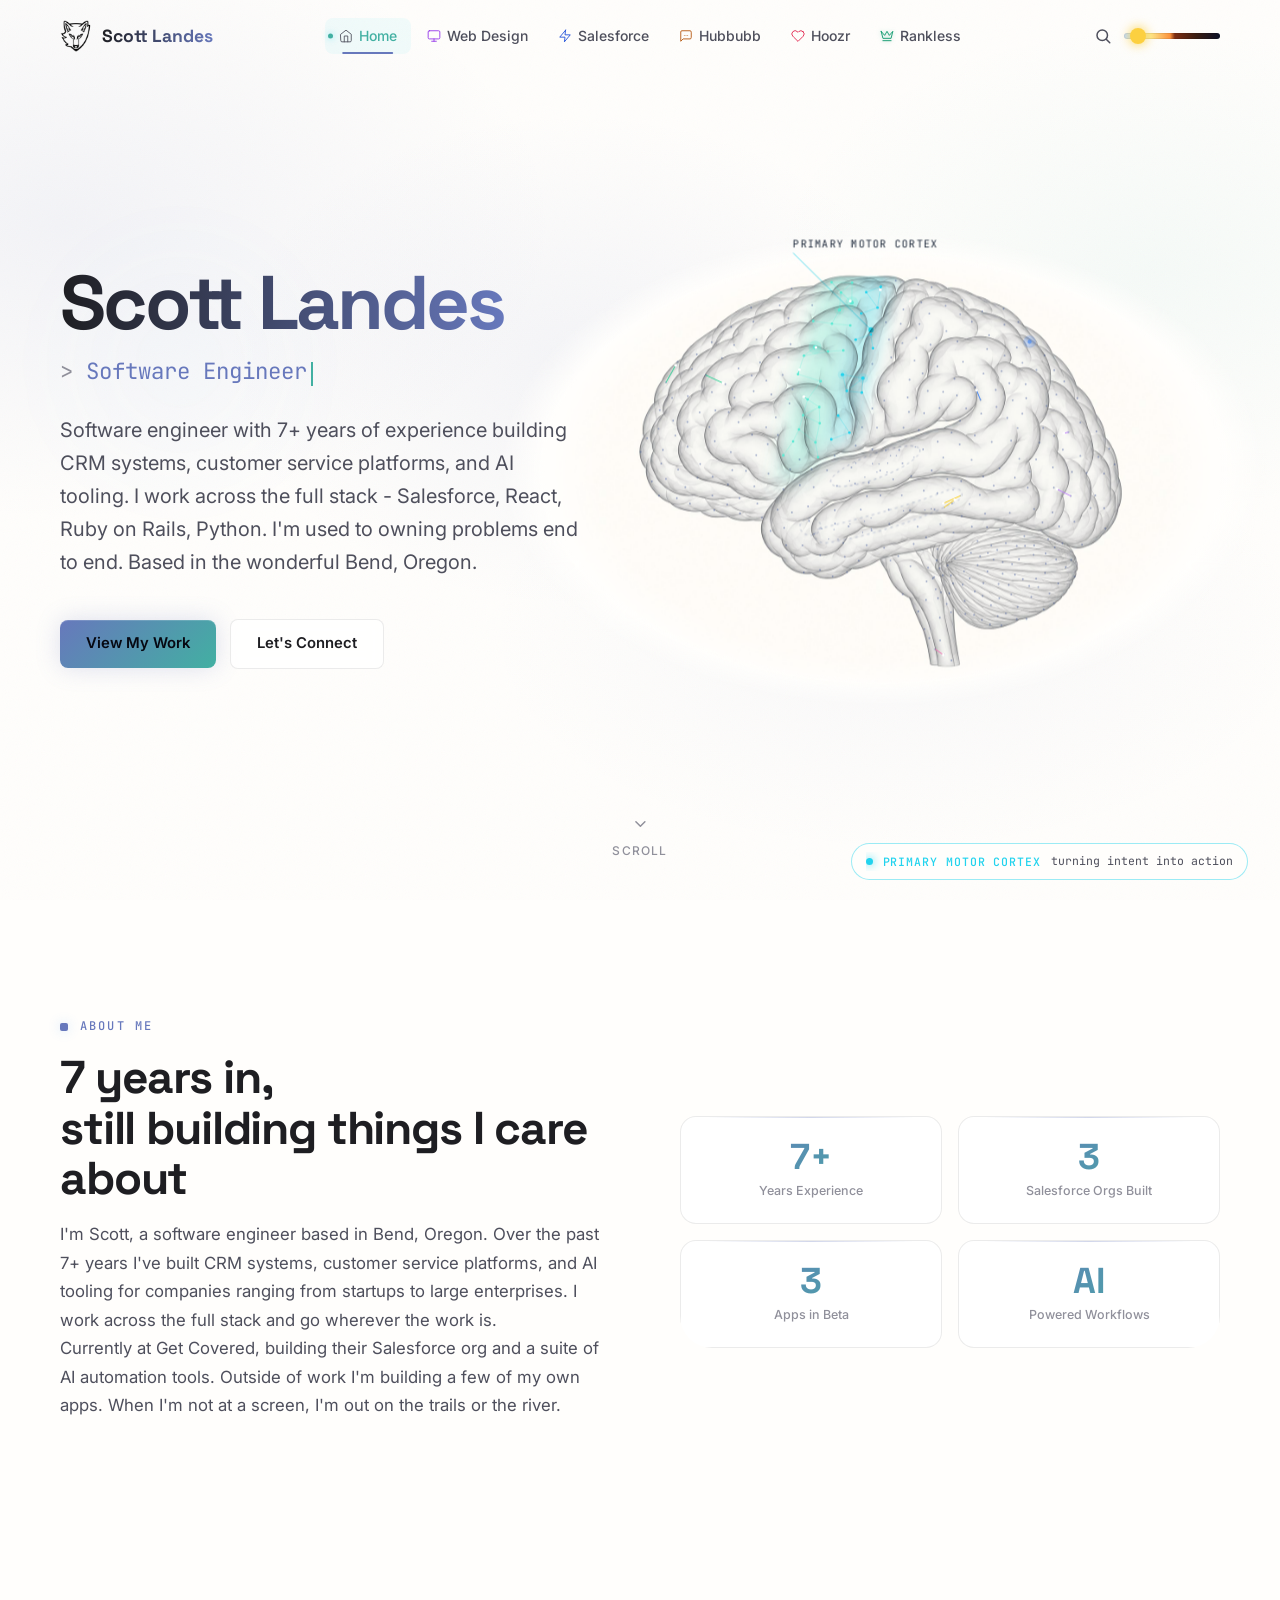
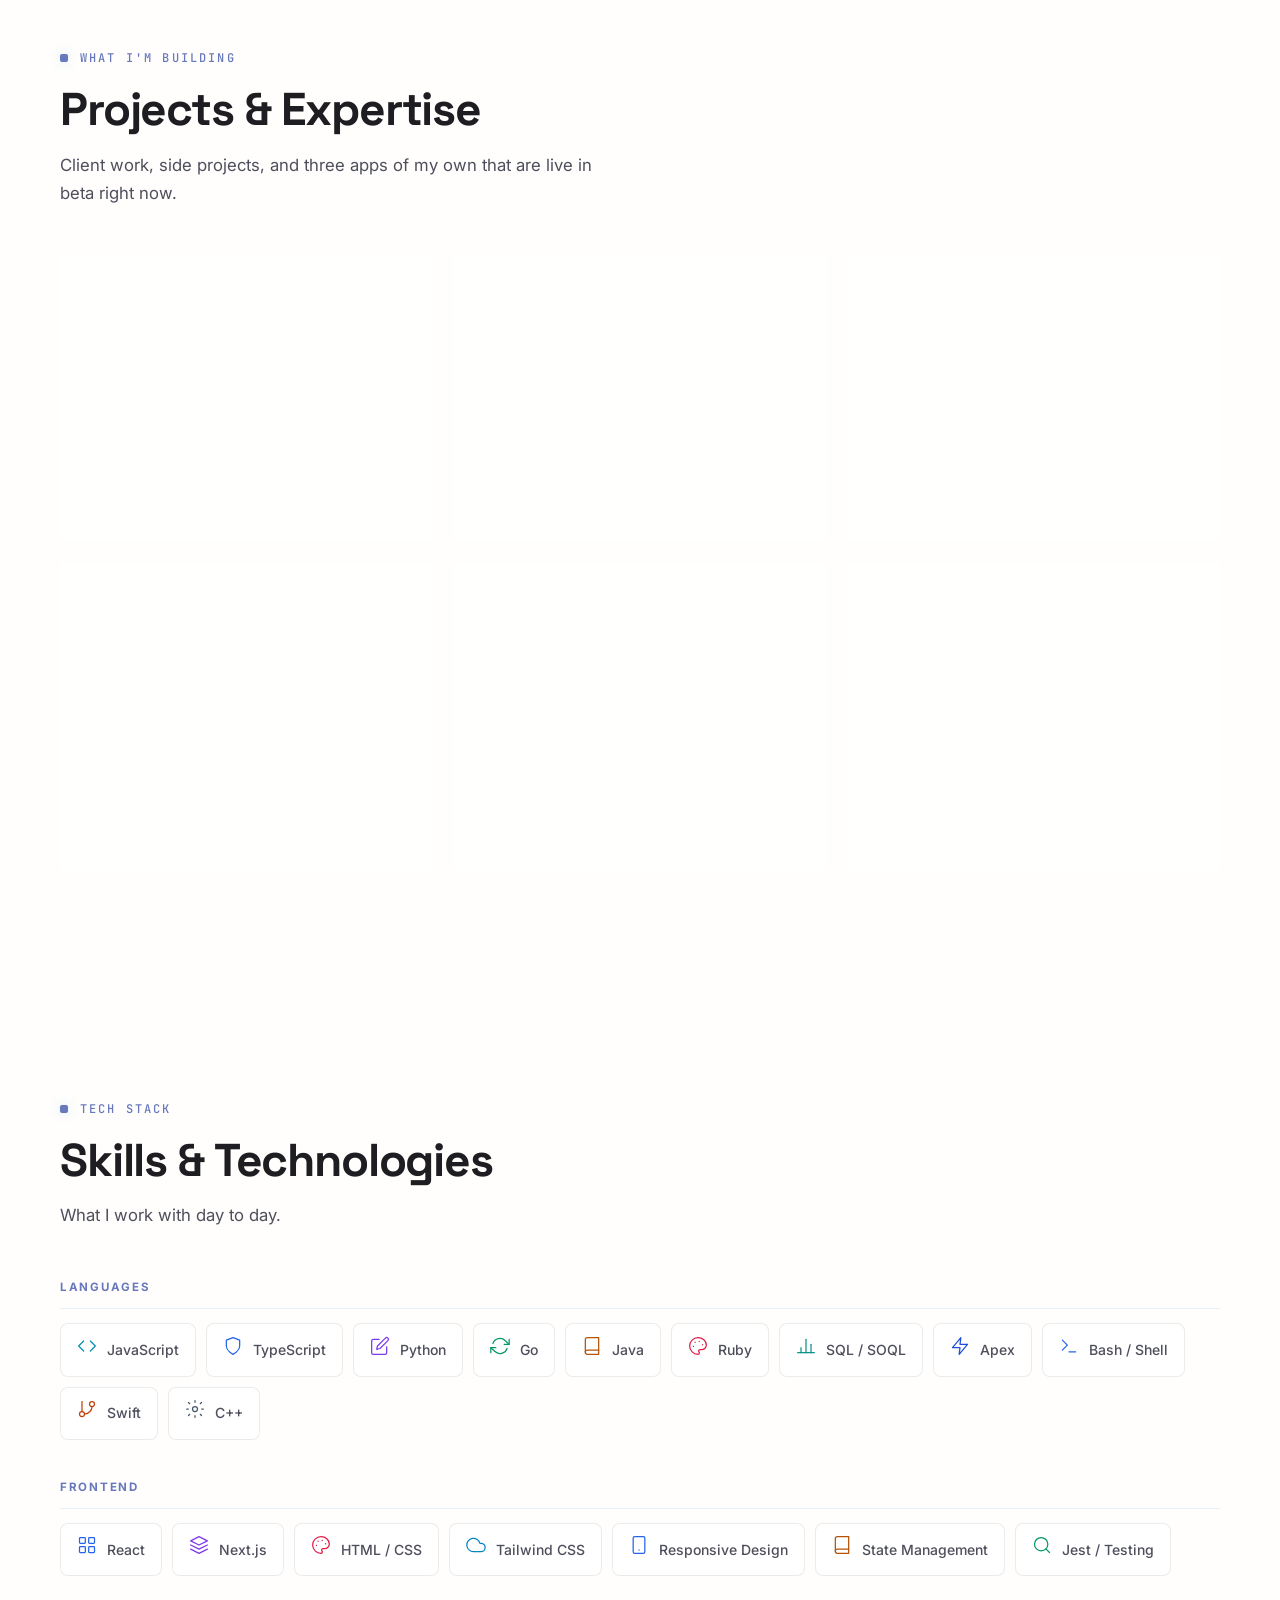
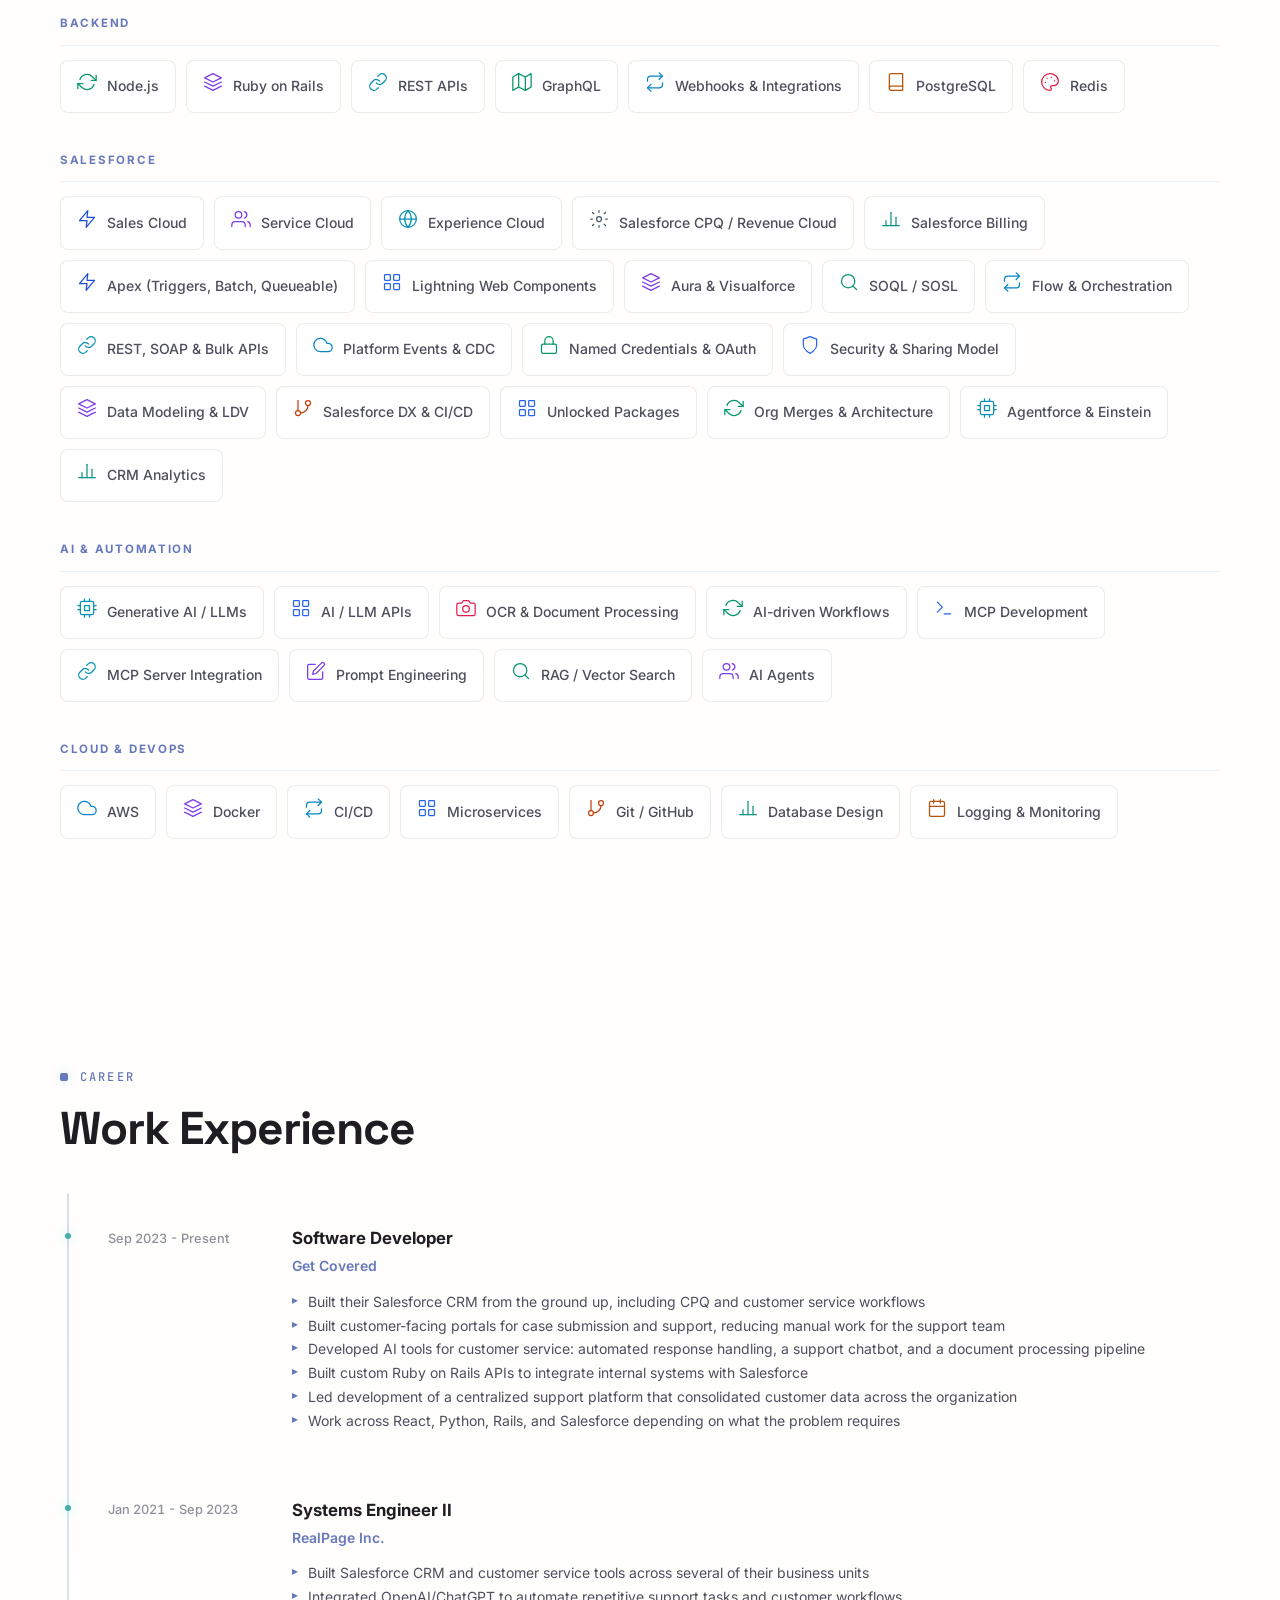
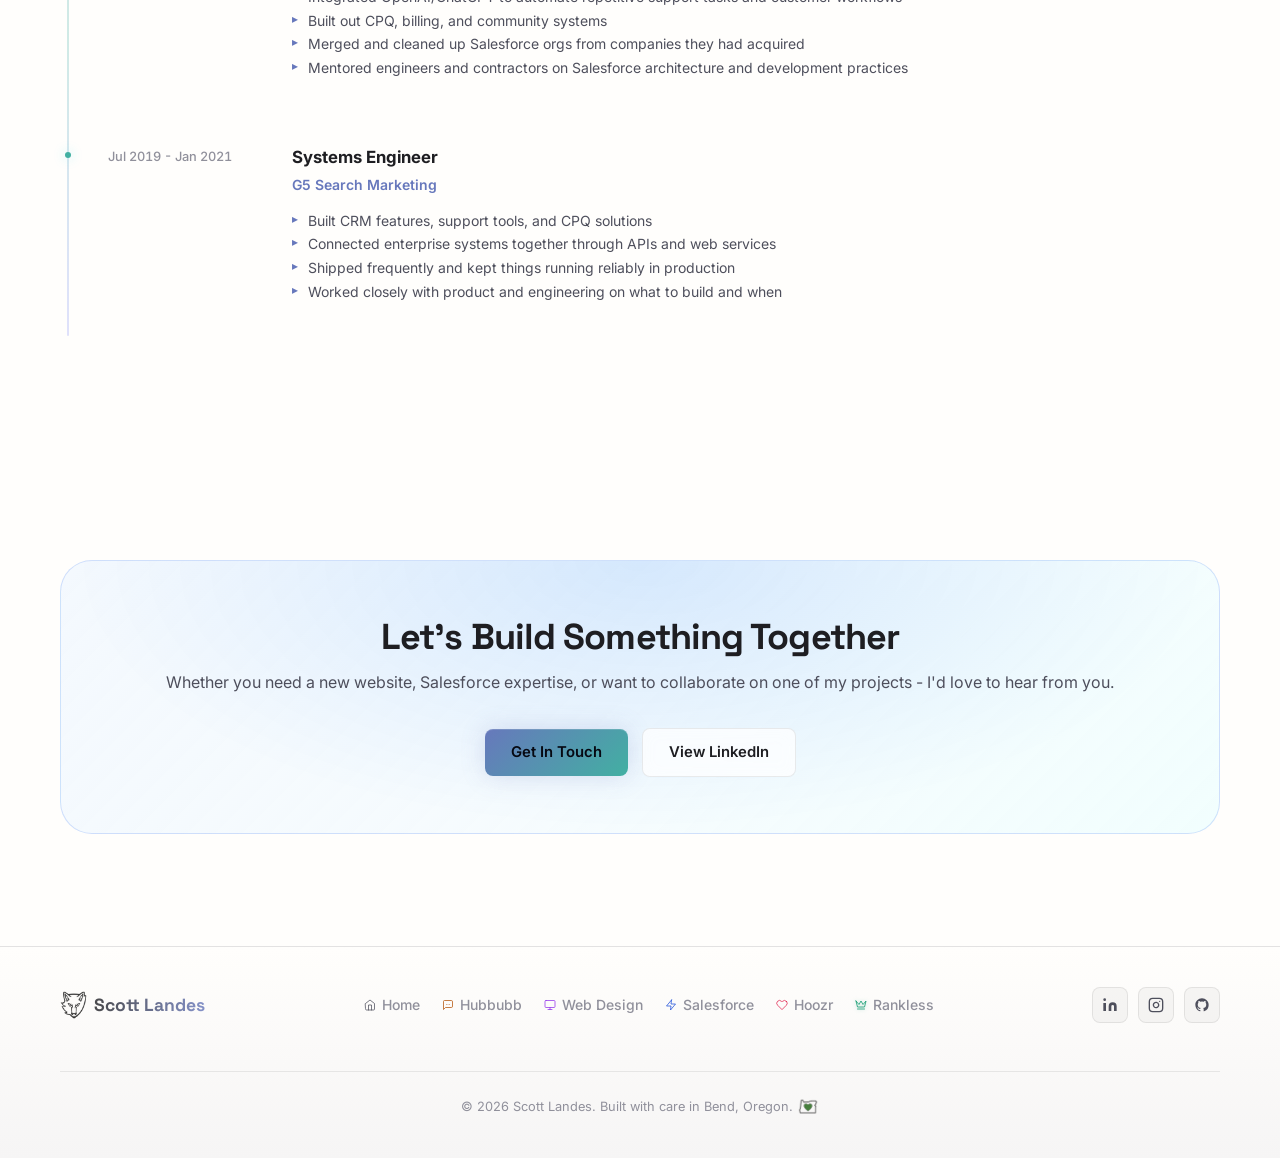
<file: index.html>
<!DOCTYPE html>
<html lang="en">
<head>
  <meta charset="UTF-8" />
  <meta name="viewport" content="width=device-width, initial-scale=1, minimum-scale=1">

  <title>Scott Landes</title>
  <meta name="description" content="Scott Landes is a Software Engineer and Web Designer based in Bend, Oregon with 7+ years of experience in Salesforce development, Lightning Web Components, CPQ, and building beautiful modern websites for local businesses." />
  <meta name="author" content="Scott Landes" />
  <link rel="canonical" href="https://scottjlandes.com" />
  <link rel="icon" type="image/svg+xml" href="images/icons/icon-logo.svg" />
  <link rel="icon" type="image/png" sizes="32x32" href="images/icons/icon-logo.png" />
  <link rel="apple-touch-icon" href="images/icons/icon-logo.png" />

  <meta property="og:type" content="website" />
  <meta property="og:url" content="https://scottjlandes.com" />
  <meta property="og:title" content="Scott Landes | Software Engineer &amp; Web Designer | Bend, OR" />
  <meta property="og:description" content="Software Engineer and Web Designer based in Bend, Oregon. Specializing in Salesforce, Lightning Web Components, CPQ, and modern web design for local businesses." />
  <meta property="og:site_name" content="Scott Landes" />

  <meta name="twitter:card" content="summary" />
  <meta name="twitter:title" content="Scott Landes | Software Engineer &amp; Web Designer | Bend, OR" />
  <meta name="twitter:description" content="Software Engineer and Web Designer based in Bend, Oregon. Salesforce expert, LWC developer, and creator of Hubbubb, Hoozr, and Rankless - all now in beta." />

  <script type="application/ld+json">
  {
    "@context": "https://schema.org",
    "@type": "Person",
    "name": "Scott Landes",
    "jobTitle": "Software Engineer & Web Designer",
    "url": "https://scottjlandes.com",
    "address": {
      "@type": "PostalAddress",
      "addressLocality": "Bend",
      "addressRegion": "OR",
      "addressCountry": "US"
    },
    "sameAs": [
      "https://www.linkedin.com/in/scott-and-vega",
      "https://www.instagram.com/scottnvega/"
    ]
  }
  </script>

  <link rel="preconnect" href="https://fonts.googleapis.com" />
  <link rel="preconnect" href="https://fonts.gstatic.com" crossorigin />
  <link href="https://fonts.googleapis.com/css2?family=Inter:wght@400;500;600&family=Space+Grotesk:wght@700;800&family=JetBrains+Mono:wght@400;500&display=swap" rel="stylesheet" />

  <link rel="stylesheet" href="css/styles.css" />
  <script src="js/sky.js"></script>
</head>

<body>
  <div class="page-bg" aria-hidden="true"></div>
  <div class="brain" aria-hidden="true" data-src="images/brain-{theme}.jpg"></div>

  <header>
    <nav class="nav" aria-label="Main navigation">
      <div class="container">
        <div class="nav__inner">
          <a href="#" class="nav__logo" aria-label="Scott Landes - Home"><img src="images/icons/icon-logo.png" data-logo-light="images/icons/icon-logo.png" data-logo-dark="images/icons/icon-logo-dark.png" alt="" width="32" height="32"><span>Scott Landes</span></a>

          <ul class="nav__links" role="list">
            <li><a href="#" class="nav__link active"><svg class="ic-home" width="14" height="14" viewBox="0 0 24 24" fill="none" stroke="currentColor" stroke-width="1.5" stroke-linecap="round" stroke-linejoin="round">
  <path d="M3 9l9-7 9 7v11a2 2 0 0 1-2 2H5a2 2 0 0 1-2-2z"/>
  <polyline points="9 22 9 12 15 12 15 22"/>
</svg>Home</a></li>
            <li><a href="pages/web-design.html" class="nav__link"><svg class="ic-webdesign" width="14" height="14" viewBox="0 0 24 24" fill="none" stroke="currentColor" stroke-width="1.5" stroke-linecap="round" stroke-linejoin="round">
  <rect x="2" y="3" width="20" height="14" rx="2" ry="2"/>
  <line x1="8" y1="21" x2="16" y2="21"/>
  <line x1="12" y1="17" x2="12" y2="21"/>
</svg>Web Design</a></li>
            <li><a href="pages/salesforce.html" class="nav__link"><svg class="ic-salesforce" width="14" height="14" viewBox="0 0 24 24" fill="none" stroke="currentColor" stroke-width="1.5" stroke-linecap="round" stroke-linejoin="round">
  <polygon points="13 2 3 14 12 14 11 22 21 10 12 10 13 2"/>
</svg>Salesforce</a></li>
            <li><a href="pages/hubbubb.html" class="nav__link"><svg class="ic-hubbub" width="14" height="14" viewBox="0 0 24 24" fill="none" stroke="currentColor" stroke-width="1.5" stroke-linecap="round" stroke-linejoin="round">
  <path d="M21 15a2 2 0 0 1-2 2H7l-4 4V5a2 2 0 0 1 2-2h14a2 2 0 0 1 2 2z"/>
  <circle cx="9" cy="11" r="0.8" fill="currentColor" stroke="none"/>
  <circle cx="12" cy="11" r="0.8" fill="currentColor" stroke="none"/>
  <circle cx="15" cy="11" r="0.8" fill="currentColor" stroke="none"/>
</svg>Hubbubb</a></li>
            <li><a href="pages/hoozr.html" class="nav__link"><svg class="ic-hoozr" width="14" height="14" viewBox="0 0 24 24" fill="none" stroke="currentColor" stroke-width="1.5" stroke-linecap="round" stroke-linejoin="round">
  <path d="M20.84 4.61a5.5 5.5 0 0 0-7.78 0L12 5.67l-1.06-1.06a5.5 5.5 0 0 0-7.78 7.78l1.06 1.06L12 21.23l7.78-7.78 1.06-1.06a5.5 5.5 0 0 0 0-7.78z"/>
</svg>Hoozr</a></li>
            <li><a href="pages/rankless.html" class="nav__link"><svg class="ic-rankless" width="14" height="14" viewBox="0 0 24 24" fill="none" stroke="currentColor" stroke-width="1.5" stroke-linecap="round" stroke-linejoin="round">
  <path d="M2 4l3 12h14l3-12-6 7-4-7-4 7-6-7z"/>
  <line x1="5" y1="20" x2="19" y2="20"/>
</svg>Rankless</a></li>
          </ul>

          <div class="nav__theme sky">
            <input class="sky__range" type="range" min="0" max="100" step="0.1" aria-label="Time of day" title="Time of day in Bend, Oregon - drag to change">
            <button class="sky__now" type="button" hidden>Now</button>
          </div>
          <button class="nav__ham" aria-label="Open mobile menu" aria-expanded="false">
            <span></span>
            <span></span>
            <span></span>
          </button>
        </div>
      </div>
    </nav>

    <div class="nav__mobile" aria-hidden="true">
      <a href="#" class="nav__mobile-link"><svg class="ic-home" width="28" height="28" viewBox="0 0 24 24" fill="none" stroke="currentColor" stroke-width="1.5" stroke-linecap="round" stroke-linejoin="round">
  <path d="M3 9l9-7 9 7v11a2 2 0 0 1-2 2H5a2 2 0 0 1-2-2z"/>
  <polyline points="9 22 9 12 15 12 15 22"/>
</svg>Home</a>
      <a href="pages/web-design.html" class="nav__mobile-link"><svg class="ic-webdesign" width="28" height="28" viewBox="0 0 24 24" fill="none" stroke="currentColor" stroke-width="1.5" stroke-linecap="round" stroke-linejoin="round">
  <rect x="2" y="3" width="20" height="14" rx="2" ry="2"/>
  <line x1="8" y1="21" x2="16" y2="21"/>
  <line x1="12" y1="17" x2="12" y2="21"/>
</svg>Web Design</a>
      <a href="pages/salesforce.html" class="nav__mobile-link"><svg class="ic-salesforce" width="28" height="28" viewBox="0 0 24 24" fill="none" stroke="currentColor" stroke-width="1.5" stroke-linecap="round" stroke-linejoin="round">
  <polygon points="13 2 3 14 12 14 11 22 21 10 12 10 13 2"/>
</svg>Salesforce</a>
      <a href="pages/hubbubb.html" class="nav__mobile-link"><svg class="ic-hubbub" width="28" height="28" viewBox="0 0 24 24" fill="none" stroke="currentColor" stroke-width="1.5" stroke-linecap="round" stroke-linejoin="round">
  <path d="M21 15a2 2 0 0 1-2 2H7l-4 4V5a2 2 0 0 1 2-2h14a2 2 0 0 1 2 2z"/>
  <circle cx="9" cy="11" r="0.8" fill="currentColor" stroke="none"/>
  <circle cx="12" cy="11" r="0.8" fill="currentColor" stroke="none"/>
  <circle cx="15" cy="11" r="0.8" fill="currentColor" stroke="none"/>
</svg>Hubbubb</a>
      <a href="pages/hoozr.html" class="nav__mobile-link"><svg class="ic-hoozr" width="28" height="28" viewBox="0 0 24 24" fill="none" stroke="currentColor" stroke-width="1.5" stroke-linecap="round" stroke-linejoin="round">
  <path d="M20.84 4.61a5.5 5.5 0 0 0-7.78 0L12 5.67l-1.06-1.06a5.5 5.5 0 0 0-7.78 7.78l1.06 1.06L12 21.23l7.78-7.78 1.06-1.06a5.5 5.5 0 0 0 0-7.78z"/>
</svg>Hoozr</a>
      <a href="pages/rankless.html" class="nav__mobile-link"><svg class="ic-rankless" width="28" height="28" viewBox="0 0 24 24" fill="none" stroke="currentColor" stroke-width="1.5" stroke-linecap="round" stroke-linejoin="round">
  <path d="M2 4l3 12h14l3-12-6 7-4-7-4 7-6-7z"/>
  <line x1="5" y1="20" x2="19" y2="20"/>
</svg>Rankless</a>
    </div>
  </header>

  <main>

    <section class="hero" id="home" data-section="home">

      <div class="container">
        <div class="hero__content">
          <div class="hero__glow" aria-hidden="true"></div>
          <h1 class="hero__title reveal reveal-d1">
            <span class="hero__name-row">
              <span>Scott Landes</span>
            </span>
          </h1>
          <p class="hero__role reveal reveal-d1"><span class="hero__role-prompt" aria-hidden="true">&gt;</span><span class="hero__role-text">Software Engineer</span><span class="typewriter-cursor" aria-hidden="true"></span></p>

          <p class="hero__subtitle reveal reveal-d2">
            Software engineer with 7+ years of experience building CRM systems, customer service platforms, and AI tooling. I work across the full stack - Salesforce, React, Ruby on Rails, Python. I'm used to owning problems end to end. Based in the wonderful Bend, Oregon.
          </p>

          <div class="hero__actions reveal reveal-d3">
            <a href="#projects" class="btn btn-primary">View My Work</a>
            <a href="mailto:scottandvega@gmail.com" class="btn btn-ghost">Let's Connect</a>
          </div>
        </div>
      </div>

      <div class="hero__scroll" aria-hidden="true">
        <svg width="18" height="18" viewBox="0 0 24 24" fill="none" stroke="currentColor" stroke-width="2" stroke-linecap="round" stroke-linejoin="round" aria-hidden="true">
          <polyline points="6 9 12 15 18 9"></polyline>
        </svg>
        <span>Scroll</span>
      </div>
    </section>

    <section id="about" data-section="about" data-brain="dmn">
      <div class="container">
        <div class="about-grid">

          <div>
            <p class="label reveal">About Me</p>
            <h2 class="section-title reveal reveal-d1">7 years in,<br />still building things I care about</h2>
            <p class="section-desc reveal reveal-d2">
              I'm Scott, a software engineer based in Bend, Oregon. Over the past 7+ years I've built CRM systems, customer service platforms, and AI tooling for companies ranging from startups to large enterprises. I work across the full stack and go wherever the work is.
            </p>
            <p class="section-desc reveal reveal-d3">
              Currently at Get Covered, building their Salesforce org and a suite of AI automation tools. Outside of work I'm building a few of my own apps. When I'm not at a screen, I'm out on the trails or the river.
            </p>
          </div>

          <div class="about-stats-wrapper reveal reveal-d2">
            <div class="about-stats reveal reveal-d2">
              <div class="stat">
                <div class="stat__num">7+</div>
                <div class="stat__label">Years Experience</div>
              </div>
              <div class="stat">
                <div class="stat__num">3</div>
                <div class="stat__label">Salesforce Orgs Built</div>
              </div>
              <div class="stat">
                <div class="stat__num">3</div>
                <div class="stat__label">Apps in Beta</div>
              </div>
              <div class="stat">
                <div class="stat__num">AI</div>
                <div class="stat__label">Powered Workflows</div>
              </div>
            </div>
          </div>

        </div>
      </div>
    </section>

    <section id="projects" data-section="projects">
      <div class="container">
        <p class="label reveal">What I'm Building</p>
        <h2 class="section-title reveal reveal-d1">Projects &amp; Expertise</h2>
        <p class="section-desc reveal reveal-d2">Client work, side projects, and three apps of my own that are live in beta right now.</p>

        <div class="projects-grid">

          <a href="#skills" class="card proj-card proj-card--live reveal prod-default" aria-label="Software Development - Learn More" data-brain="motor">
            <div class="proj-card__icon icon-code" aria-hidden="true"><svg width="28" height="28" viewBox="0 0 24 24" fill="none" stroke="currentColor" stroke-width="1.5" stroke-linecap="round" stroke-linejoin="round">
  <polyline points="16 18 22 12 16 6"/>
  <polyline points="8 6 2 12 8 18"/>
</svg></div>
            <h3 class="proj-card__title">Software Development</h3>
            <p class="proj-card__desc">Full-stack engineering across web, mobile, and enterprise platforms. React, Rails, Node, Python, and more.</p>
            <span class="proj-card__link">Learn More →</span>
          </a>

          <a href="pages/web-design.html" class="card proj-card proj-card--live prod-webdesign reveal reveal-d1" aria-label="Web Design - Learn More" data-brain="occipital">
            <div class="proj-card__icon icon-webdesign" aria-hidden="true"><svg class="ic-webdesign" width="28" height="28" viewBox="0 0 24 24" fill="none" stroke="currentColor" stroke-width="1.5" stroke-linecap="round" stroke-linejoin="round">
  <rect x="2" y="3" width="20" height="14" rx="2" ry="2"/>
  <line x1="8" y1="21" x2="16" y2="21"/>
  <line x1="12" y1="17" x2="12" y2="21"/>
</svg></div>
            <h3 class="proj-card__title">Web Design</h3>
            <p class="proj-card__desc">Fast, mobile-first websites for local businesses. Built from scratch - no page builders, no templates.</p>
            <span class="proj-card__link">Learn More →</span>
          </a>

          <a href="pages/salesforce.html" class="card proj-card proj-card--live prod-salesforce reveal reveal-d2" aria-label="Salesforce - Explore Skills" data-brain="parietal">
            <div class="proj-card__icon icon-salesforce" aria-hidden="true"><svg class="ic-salesforce" width="28" height="28" viewBox="0 0 24 24" fill="none" stroke="currentColor" stroke-width="1.5" stroke-linecap="round" stroke-linejoin="round">
  <polygon points="13 2 3 14 12 14 11 22 21 10 12 10 13 2"/>
</svg></div>
            <h3 class="proj-card__title">Salesforce</h3>
            <p class="proj-card__desc">7+ years building Salesforce orgs across industries. CPQ, LWC, Apex, Flow, third-party integrations.</p>
            <span class="proj-card__link">Explore Skills →</span>
          </a>

          <a href="pages/hubbubb.html" class="card proj-card proj-card--live prod-hubbub reveal reveal-d3" aria-label="Hubbubb - In Beta" data-brain="language">
            <div class="proj-card__icon icon-hubbub" aria-hidden="true"><svg class="ic-hubbub" width="28" height="28" viewBox="0 0 24 24" fill="none" stroke="currentColor" stroke-width="1.5" stroke-linecap="round" stroke-linejoin="round">
  <path d="M21 15a2 2 0 0 1-2 2H7l-4 4V5a2 2 0 0 1 2-2h14a2 2 0 0 1 2 2z"/>
  <circle cx="9" cy="11" r="0.8" fill="currentColor" stroke="none"/>
  <circle cx="12" cy="11" r="0.8" fill="currentColor" stroke="none"/>
  <circle cx="15" cy="11" r="0.8" fill="currentColor" stroke="none"/>
</svg></div>
            <span class="proj-card__badge badge-beta" aria-label="Status: In Beta">In Beta</span>
            <h3 class="proj-card__title">Hubbubb</h3>
            <p class="proj-card__desc">Run your whole organization in one place - CRM, cases, contracts, workflows, and reports, with an AI assistant that helps you build it.</p>
            <span class="proj-card__link">Try the Beta →</span>
          </a>

          <a href="pages/hoozr.html" class="card proj-card proj-card--live prod-hoozr reveal reveal-d4" aria-label="Hoozr - In Beta" data-brain="limbic">
            <div class="proj-card__icon icon-hoozr" aria-hidden="true"><svg class="ic-hoozr" width="28" height="28" viewBox="0 0 24 24" fill="none" stroke="currentColor" stroke-width="1.5" stroke-linecap="round" stroke-linejoin="round">
  <path d="M20.84 4.61a5.5 5.5 0 0 0-7.78 0L12 5.67l-1.06-1.06a5.5 5.5 0 0 0-7.78 7.78l1.06 1.06L12 21.23l7.78-7.78 1.06-1.06a5.5 5.5 0 0 0 0-7.78z"/>
</svg></div>
            <span class="proj-card__badge badge-beta" aria-label="Status: In Beta">In Beta</span>
            <h3 class="proj-card__title">Hoozr</h3>
            <p class="proj-card__desc">The community app for pet people - adopt, volunteer, run shelter dogs, and explore your town with your dog.</p>
            <span class="proj-card__link">Try the Beta →</span>
          </a>

          <a href="pages/rankless.html" class="card proj-card proj-card--live prod-rankless reveal reveal-d5" aria-label="Rankless - In Beta" data-brain="prefrontal">
            <div class="proj-card__icon icon-rankless" aria-hidden="true"><svg class="ic-rankless" width="28" height="28" viewBox="0 0 24 24" fill="none" stroke="currentColor" stroke-width="1.5" stroke-linecap="round" stroke-linejoin="round">
  <path d="M2 4l3 12h14l3-12-6 7-4-7-4 7-6-7z"/>
  <line x1="5" y1="20" x2="19" y2="20"/>
</svg></div>
            <span class="proj-card__badge badge-beta" aria-label="Status: In Beta">In Beta</span>
            <h3 class="proj-card__title">Rankless</h3>
            <p class="proj-card__desc">RPG chess in your browser - pieces have health, levels, and gear, and they carry every scar into the next battle.</p>
            <span class="proj-card__link">Try the Beta →</span>
          </a>

        </div>
      </div>
    </section>

    <section id="skills" data-section="skills">
      <div class="container">
        <p class="label reveal">Tech Stack</p>
        <h2 class="section-title reveal reveal-d1">Skills &amp; Technologies</h2>
        <p class="section-desc reveal reveal-d2">What I work with day to day.</p>

        <div class="skills-grid">

          <p class="skill-category reveal" data-brain="language">Languages</p>
          <div class="skill-chip reveal">
            <span class="skill-chip__icon" aria-hidden="true"><svg class="ic-code" width="20" height="20" viewBox="0 0 24 24" fill="none" stroke="currentColor" stroke-width="1.5" stroke-linecap="round" stroke-linejoin="round">
  <polyline points="16 18 22 12 16 6"/>
  <polyline points="8 6 2 12 8 18"/>
</svg></span>
            JavaScript
          </div>
          <div class="skill-chip reveal reveal-d1">
            <span class="skill-chip__icon" aria-hidden="true"><svg class="ic-shield" width="20" height="20" viewBox="0 0 24 24" fill="none" stroke="currentColor" stroke-width="1.5" stroke-linecap="round" stroke-linejoin="round">
  <path d="M12 22s8-4 8-10V5l-8-3-8 3v7c0 6 8 10 8 10z"/>
</svg></span>
            TypeScript
          </div>
          <div class="skill-chip reveal reveal-d2">
            <span class="skill-chip__icon" aria-hidden="true"><svg class="ic-pen" width="20" height="20" viewBox="0 0 24 24" fill="none" stroke="currentColor" stroke-width="1.5" stroke-linecap="round" stroke-linejoin="round">
  <path d="M11 4H4a2 2 0 0 0-2 2v14a2 2 0 0 0 2 2h14a2 2 0 0 0 2-2v-7"/>
  <path d="M18.5 2.5a2.121 2.121 0 0 1 3 3L12 15l-4 1 1-4 9.5-9.5z"/>
</svg></span>
            Python
          </div>
          <div class="skill-chip reveal reveal-d3">
            <span class="skill-chip__icon" aria-hidden="true"><svg class="ic-agile" width="20" height="20" viewBox="0 0 24 24" fill="none" stroke="currentColor" stroke-width="1.5" stroke-linecap="round" stroke-linejoin="round">
  <polyline points="23 4 23 10 17 10"/>
  <polyline points="1 20 1 14 7 14"/>
  <path d="M3.51 9a9 9 0 0 1 14.85-3.36L23 10M1 14l4.64 4.36A9 9 0 0 0 20.49 15"/>
</svg></span>
            Go
          </div>
          <div class="skill-chip reveal reveal-d4">
            <span class="skill-chip__icon" aria-hidden="true"><svg class="ic-book" width="20" height="20" viewBox="0 0 24 24" fill="none" stroke="currentColor" stroke-width="1.5" stroke-linecap="round" stroke-linejoin="round">
  <path d="M4 19.5A2.5 2.5 0 0 1 6.5 17H20"/>
  <path d="M6.5 2H20v20H6.5A2.5 2.5 0 0 1 4 19.5v-15A2.5 2.5 0 0 1 6.5 2z"/>
</svg></span>
            Java
          </div>
          <div class="skill-chip reveal reveal-d5">
            <span class="skill-chip__icon" aria-hidden="true"><svg class="ic-palette" width="20" height="20" viewBox="0 0 24 24" fill="none" stroke="currentColor" stroke-width="1.5" stroke-linecap="round" stroke-linejoin="round">
  <circle cx="13.5" cy="6.5" r="0.8" fill="currentColor" stroke="none"/>
  <circle cx="17.5" cy="10.5" r="0.8" fill="currentColor" stroke="none"/>
  <circle cx="8.5" cy="7.5" r="0.8" fill="currentColor" stroke="none"/>
  <circle cx="6.5" cy="12.5" r="0.8" fill="currentColor" stroke="none"/>
  <path d="M12 2C6.5 2 2 6.5 2 12s4.5 10 10 10c.926 0 1.648-.746 1.648-1.688 0-.437-.18-.835-.437-1.125-.29-.289-.438-.652-.438-1.125a1.64 1.64 0 0 1 1.668-1.668h1.996c3.051 0 5.555-2.503 5.555-5.554C21.965 6.012 17.461 2 12 2z"/>
</svg></span>
            Ruby
          </div>
          <div class="skill-chip reveal reveal-d1">
            <span class="skill-chip__icon" aria-hidden="true"><svg class="ic-chart" width="20" height="20" viewBox="0 0 24 24" fill="none" stroke="currentColor" stroke-width="1.5" stroke-linecap="round" stroke-linejoin="round">
  <line x1="18" y1="20" x2="18" y2="10"/>
  <line x1="12" y1="20" x2="12" y2="4"/>
  <line x1="6" y1="20" x2="6" y2="14"/>
  <line x1="2" y1="20" x2="22" y2="20"/>
</svg></span>
            SQL / SOQL
          </div>
          <div class="skill-chip reveal reveal-d2">
            <span class="skill-chip__icon" aria-hidden="true"><svg class="ic-salesforce" width="20" height="20" viewBox="0 0 24 24" fill="none" stroke="currentColor" stroke-width="1.5" stroke-linecap="round" stroke-linejoin="round">
  <polygon points="13 2 3 14 12 14 11 22 21 10 12 10 13 2"/>
</svg></span>
            Apex
          </div>
          <div class="skill-chip reveal reveal-d3">
            <span class="skill-chip__icon" aria-hidden="true"><svg class="ic-terminal" width="20" height="20" viewBox="0 0 24 24" fill="none" stroke="currentColor" stroke-width="1.5" stroke-linecap="round" stroke-linejoin="round">
  <polyline points="4 17 10 11 4 5"/>
  <line x1="12" y1="19" x2="20" y2="19"/>
</svg></span>
            Bash / Shell
          </div>
          <div class="skill-chip reveal reveal-d4">
            <span class="skill-chip__icon" aria-hidden="true"><svg class="ic-git" width="20" height="20" viewBox="0 0 24 24" fill="none" stroke="currentColor" stroke-width="1.5" stroke-linecap="round" stroke-linejoin="round">
  <line x1="6" y1="3" x2="6" y2="15"/>
  <circle cx="18" cy="6" r="3"/>
  <circle cx="6" cy="18" r="3"/>
  <path d="M18 9a9 9 0 0 1-9 9"/>
</svg></span>
            Swift
          </div>
          <div class="skill-chip reveal reveal-d5">
            <span class="skill-chip__icon" aria-hidden="true"><svg class="ic-settings" width="20" height="20" viewBox="0 0 24 24" fill="none" stroke="currentColor" stroke-width="1.5" stroke-linecap="round" stroke-linejoin="round">
  <circle cx="12" cy="12" r="3"/>
  <path d="M12 2v2M12 20v2M4.22 4.22l1.42 1.42M18.36 18.36l1.42 1.42M2 12h2M20 12h2M4.22 19.78l1.42-1.42M18.36 5.64l1.42-1.42"/>
</svg></span>
            C++
          </div>

          <p class="skill-category reveal" data-brain="occipital">Frontend</p>
          <div class="skill-chip reveal">
            <span class="skill-chip__icon" aria-hidden="true"><svg class="ic-component" width="20" height="20" viewBox="0 0 24 24" fill="none" stroke="currentColor" stroke-width="1.5" stroke-linecap="round" stroke-linejoin="round">
  <rect x="3" y="3" width="7" height="7" rx="1"/>
  <rect x="14" y="3" width="7" height="7" rx="1"/>
  <rect x="14" y="14" width="7" height="7" rx="1"/>
  <rect x="3" y="14" width="7" height="7" rx="1"/>
</svg></span>
            React
          </div>
          <div class="skill-chip reveal reveal-d1">
            <span class="skill-chip__icon" aria-hidden="true"><svg class="ic-layers" width="20" height="20" viewBox="0 0 24 24" fill="none" stroke="currentColor" stroke-width="1.5" stroke-linecap="round" stroke-linejoin="round">
  <polygon points="12 2 2 7 12 12 22 7 12 2"/>
  <polyline points="2 17 12 22 22 17"/>
  <polyline points="2 12 12 17 22 12"/>
</svg></span>
            Next.js
          </div>
          <div class="skill-chip reveal reveal-d2">
            <span class="skill-chip__icon" aria-hidden="true"><svg class="ic-palette" width="20" height="20" viewBox="0 0 24 24" fill="none" stroke="currentColor" stroke-width="1.5" stroke-linecap="round" stroke-linejoin="round">
  <circle cx="13.5" cy="6.5" r="0.8" fill="currentColor" stroke="none"/>
  <circle cx="17.5" cy="10.5" r="0.8" fill="currentColor" stroke="none"/>
  <circle cx="8.5" cy="7.5" r="0.8" fill="currentColor" stroke="none"/>
  <circle cx="6.5" cy="12.5" r="0.8" fill="currentColor" stroke="none"/>
  <path d="M12 2C6.5 2 2 6.5 2 12s4.5 10 10 10c.926 0 1.648-.746 1.648-1.688 0-.437-.18-.835-.437-1.125-.29-.289-.438-.652-.438-1.125a1.64 1.64 0 0 1 1.668-1.668h1.996c3.051 0 5.555-2.503 5.555-5.554C21.965 6.012 17.461 2 12 2z"/>
</svg></span>
            HTML / CSS
          </div>
          <div class="skill-chip reveal reveal-d3">
            <span class="skill-chip__icon" aria-hidden="true"><svg class="ic-cloud" width="20" height="20" viewBox="0 0 24 24" fill="none" stroke="currentColor" stroke-width="1.5" stroke-linecap="round" stroke-linejoin="round">
  <path d="M18 10h-1.26A8 8 0 1 0 9 20h9a5 5 0 0 0 0-10z"/>
</svg></span>
            Tailwind CSS
          </div>
          <div class="skill-chip reveal reveal-d4">
            <span class="skill-chip__icon" aria-hidden="true"><svg class="ic-responsive" width="20" height="20" viewBox="0 0 24 24" fill="none" stroke="currentColor" stroke-width="1.5" stroke-linecap="round" stroke-linejoin="round">
  <rect x="5" y="2" width="14" height="20" rx="2" ry="2"/>
  <circle cx="12" cy="18" r="0.8" fill="currentColor" stroke="none"/>
</svg></span>
            Responsive Design
          </div>
          <div class="skill-chip reveal reveal-d5">
            <span class="skill-chip__icon" aria-hidden="true"><svg class="ic-book" width="20" height="20" viewBox="0 0 24 24" fill="none" stroke="currentColor" stroke-width="1.5" stroke-linecap="round" stroke-linejoin="round">
  <path d="M4 19.5A2.5 2.5 0 0 1 6.5 17H20"/>
  <path d="M6.5 2H20v20H6.5A2.5 2.5 0 0 1 4 19.5v-15A2.5 2.5 0 0 1 6.5 2z"/>
</svg></span>
            State Management
          </div>
          <div class="skill-chip reveal reveal-d1">
            <span class="skill-chip__icon" aria-hidden="true"><svg class="ic-search" width="20" height="20" viewBox="0 0 24 24" fill="none" stroke="currentColor" stroke-width="1.5" stroke-linecap="round" stroke-linejoin="round">
  <circle cx="11" cy="11" r="8"/>
  <line x1="21" y1="21" x2="16.65" y2="16.65"/>
</svg></span>
            Jest / Testing
          </div>

          <p class="skill-category reveal" data-brain="cerebellum">Backend</p>
          <div class="skill-chip reveal">
            <span class="skill-chip__icon" aria-hidden="true"><svg class="ic-agile" width="20" height="20" viewBox="0 0 24 24" fill="none" stroke="currentColor" stroke-width="1.5" stroke-linecap="round" stroke-linejoin="round">
  <polyline points="23 4 23 10 17 10"/>
  <polyline points="1 20 1 14 7 14"/>
  <path d="M3.51 9a9 9 0 0 1 14.85-3.36L23 10M1 14l4.64 4.36A9 9 0 0 0 20.49 15"/>
</svg></span>
            Node.js
          </div>
          <div class="skill-chip reveal reveal-d1">
            <span class="skill-chip__icon" aria-hidden="true"><svg class="ic-layers" width="20" height="20" viewBox="0 0 24 24" fill="none" stroke="currentColor" stroke-width="1.5" stroke-linecap="round" stroke-linejoin="round">
  <polygon points="12 2 2 7 12 12 22 7 12 2"/>
  <polyline points="2 17 12 22 22 17"/>
  <polyline points="2 12 12 17 22 12"/>
</svg></span>
            Ruby on Rails
          </div>
          <div class="skill-chip reveal reveal-d2">
            <span class="skill-chip__icon" aria-hidden="true"><svg class="ic-link" width="20" height="20" viewBox="0 0 24 24" fill="none" stroke="currentColor" stroke-width="1.5" stroke-linecap="round" stroke-linejoin="round">
  <path d="M10 13a5 5 0 0 0 7.54.54l3-3a5 5 0 0 0-7.07-7.07l-1.72 1.71"/>
  <path d="M14 11a5 5 0 0 0-7.54-.54l-3 3a5 5 0 0 0 7.07 7.07l1.71-1.71"/>
</svg></span>
            REST APIs
          </div>
          <div class="skill-chip reveal reveal-d3">
            <span class="skill-chip__icon" aria-hidden="true"><svg class="ic-map" width="20" height="20" viewBox="0 0 24 24" fill="none" stroke="currentColor" stroke-width="1.5" stroke-linecap="round" stroke-linejoin="round">
  <polygon points="1 6 1 22 8 18 16 22 23 18 23 2 16 6 8 2 1 6"/>
  <line x1="8" y1="2" x2="8" y2="18"/>
  <line x1="16" y1="6" x2="16" y2="22"/>
</svg></span>
            GraphQL
          </div>
          <div class="skill-chip reveal reveal-d4">
            <span class="skill-chip__icon" aria-hidden="true"><svg class="ic-refresh" width="20" height="20" viewBox="0 0 24 24" fill="none" stroke="currentColor" stroke-width="1.5" stroke-linecap="round" stroke-linejoin="round">
  <polyline points="17 1 21 5 17 9"/>
  <path d="M3 11V9a4 4 0 0 1 4-4h14"/>
  <polyline points="7 23 3 19 7 15"/>
  <path d="M21 13v2a4 4 0 0 1-4 4H3"/>
</svg></span>
            Webhooks &amp; Integrations
          </div>
          <div class="skill-chip reveal reveal-d5">
            <span class="skill-chip__icon" aria-hidden="true"><svg class="ic-book" width="20" height="20" viewBox="0 0 24 24" fill="none" stroke="currentColor" stroke-width="1.5" stroke-linecap="round" stroke-linejoin="round">
  <path d="M4 19.5A2.5 2.5 0 0 1 6.5 17H20"/>
  <path d="M6.5 2H20v20H6.5A2.5 2.5 0 0 1 4 19.5v-15A2.5 2.5 0 0 1 6.5 2z"/>
</svg></span>
            PostgreSQL
          </div>
          <div class="skill-chip reveal reveal-d1">
            <span class="skill-chip__icon" aria-hidden="true"><svg class="ic-palette" width="20" height="20" viewBox="0 0 24 24" fill="none" stroke="currentColor" stroke-width="1.5" stroke-linecap="round" stroke-linejoin="round">
  <circle cx="13.5" cy="6.5" r="0.8" fill="currentColor" stroke="none"/>
  <circle cx="17.5" cy="10.5" r="0.8" fill="currentColor" stroke="none"/>
  <circle cx="8.5" cy="7.5" r="0.8" fill="currentColor" stroke="none"/>
  <circle cx="6.5" cy="12.5" r="0.8" fill="currentColor" stroke="none"/>
  <path d="M12 2C6.5 2 2 6.5 2 12s4.5 10 10 10c.926 0 1.648-.746 1.648-1.688 0-.437-.18-.835-.437-1.125-.29-.289-.438-.652-.438-1.125a1.64 1.64 0 0 1 1.668-1.668h1.996c3.051 0 5.555-2.503 5.555-5.554C21.965 6.012 17.461 2 12 2z"/>
</svg></span>
            Redis
          </div>

          <p class="skill-category reveal" data-brain="parietal">Salesforce</p>
          <div class="skill-chip reveal">
            <span class="skill-chip__icon" aria-hidden="true"><svg class="ic-salesforce" width="20" height="20" viewBox="0 0 24 24" fill="none" stroke="currentColor" stroke-width="1.5" stroke-linecap="round" stroke-linejoin="round">
  <polygon points="13 2 3 14 12 14 11 22 21 10 12 10 13 2"/>
</svg></span>
            Sales Cloud
          </div>
          <div class="skill-chip reveal reveal-d1">
            <span class="skill-chip__icon" aria-hidden="true"><svg class="ic-users" width="20" height="20" viewBox="0 0 24 24" fill="none" stroke="currentColor" stroke-width="1.5" stroke-linecap="round" stroke-linejoin="round">
  <path d="M17 21v-2a4 4 0 0 0-4-4H5a4 4 0 0 0-4 4v2"/>
  <circle cx="9" cy="7" r="4"/>
  <path d="M23 21v-2a4 4 0 0 0-3-3.87"/>
  <path d="M16 3.13a4 4 0 0 1 0 7.75"/>
</svg></span>
            Service Cloud
          </div>
          <div class="skill-chip reveal reveal-d2">
            <span class="skill-chip__icon" aria-hidden="true"><svg class="ic-globe" width="20" height="20" viewBox="0 0 24 24" fill="none" stroke="currentColor" stroke-width="1.5" stroke-linecap="round" stroke-linejoin="round">
  <circle cx="12" cy="12" r="10"/>
  <line x1="2" y1="12" x2="22" y2="12"/>
  <path d="M12 2a15.3 15.3 0 0 1 4 10 15.3 15.3 0 0 1-4 10 15.3 15.3 0 0 1-4-10 15.3 15.3 0 0 1 4-10z"/>
</svg></span>
            Experience Cloud
          </div>
          <div class="skill-chip reveal reveal-d3">
            <span class="skill-chip__icon" aria-hidden="true"><svg class="ic-settings" width="20" height="20" viewBox="0 0 24 24" fill="none" stroke="currentColor" stroke-width="1.5" stroke-linecap="round" stroke-linejoin="round">
  <circle cx="12" cy="12" r="3"/>
  <path d="M12 2v2M12 20v2M4.22 4.22l1.42 1.42M18.36 18.36l1.42 1.42M2 12h2M20 12h2M4.22 19.78l1.42-1.42M18.36 5.64l1.42-1.42"/>
</svg></span>
            Salesforce CPQ / Revenue Cloud
          </div>
          <div class="skill-chip reveal reveal-d4">
            <span class="skill-chip__icon" aria-hidden="true"><svg class="ic-chart" width="20" height="20" viewBox="0 0 24 24" fill="none" stroke="currentColor" stroke-width="1.5" stroke-linecap="round" stroke-linejoin="round">
  <line x1="18" y1="20" x2="18" y2="10"/>
  <line x1="12" y1="20" x2="12" y2="4"/>
  <line x1="6" y1="20" x2="6" y2="14"/>
  <line x1="2" y1="20" x2="22" y2="20"/>
</svg></span>
            Salesforce Billing
          </div>
          <div class="skill-chip reveal reveal-d5">
            <span class="skill-chip__icon" aria-hidden="true"><svg class="ic-salesforce" width="20" height="20" viewBox="0 0 24 24" fill="none" stroke="currentColor" stroke-width="1.5" stroke-linecap="round" stroke-linejoin="round">
  <polygon points="13 2 3 14 12 14 11 22 21 10 12 10 13 2"/>
</svg></span>
            Apex (Triggers, Batch, Queueable)
          </div>
          <div class="skill-chip reveal">
            <span class="skill-chip__icon" aria-hidden="true"><svg class="ic-component" width="20" height="20" viewBox="0 0 24 24" fill="none" stroke="currentColor" stroke-width="1.5" stroke-linecap="round" stroke-linejoin="round">
  <rect x="3" y="3" width="7" height="7" rx="1"/>
  <rect x="14" y="3" width="7" height="7" rx="1"/>
  <rect x="14" y="14" width="7" height="7" rx="1"/>
  <rect x="3" y="14" width="7" height="7" rx="1"/>
</svg></span>
            Lightning Web Components
          </div>
          <div class="skill-chip reveal reveal-d1">
            <span class="skill-chip__icon" aria-hidden="true"><svg class="ic-layers" width="20" height="20" viewBox="0 0 24 24" fill="none" stroke="currentColor" stroke-width="1.5" stroke-linecap="round" stroke-linejoin="round">
  <polygon points="12 2 2 7 12 12 22 7 12 2"/>
  <polyline points="2 17 12 22 22 17"/>
  <polyline points="2 12 12 17 22 12"/>
</svg></span>
            Aura &amp; Visualforce
          </div>
          <div class="skill-chip reveal reveal-d2">
            <span class="skill-chip__icon" aria-hidden="true"><svg class="ic-search" width="20" height="20" viewBox="0 0 24 24" fill="none" stroke="currentColor" stroke-width="1.5" stroke-linecap="round" stroke-linejoin="round">
  <circle cx="11" cy="11" r="8"/>
  <line x1="21" y1="21" x2="16.65" y2="16.65"/>
</svg></span>
            SOQL / SOSL
          </div>
          <div class="skill-chip reveal reveal-d3">
            <span class="skill-chip__icon" aria-hidden="true"><svg class="ic-refresh" width="20" height="20" viewBox="0 0 24 24" fill="none" stroke="currentColor" stroke-width="1.5" stroke-linecap="round" stroke-linejoin="round">
  <polyline points="17 1 21 5 17 9"/>
  <path d="M3 11V9a4 4 0 0 1 4-4h14"/>
  <polyline points="7 23 3 19 7 15"/>
  <path d="M21 13v2a4 4 0 0 1-4 4H3"/>
</svg></span>
            Flow &amp; Orchestration
          </div>
          <div class="skill-chip reveal reveal-d4">
            <span class="skill-chip__icon" aria-hidden="true"><svg class="ic-link" width="20" height="20" viewBox="0 0 24 24" fill="none" stroke="currentColor" stroke-width="1.5" stroke-linecap="round" stroke-linejoin="round">
  <path d="M10 13a5 5 0 0 0 7.54.54l3-3a5 5 0 0 0-7.07-7.07l-1.72 1.71"/>
  <path d="M14 11a5 5 0 0 0-7.54-.54l-3 3a5 5 0 0 0 7.07 7.07l1.71-1.71"/>
</svg></span>
            REST, SOAP &amp; Bulk APIs
          </div>
          <div class="skill-chip reveal reveal-d5">
            <span class="skill-chip__icon" aria-hidden="true"><svg class="ic-cloud" width="20" height="20" viewBox="0 0 24 24" fill="none" stroke="currentColor" stroke-width="1.5" stroke-linecap="round" stroke-linejoin="round">
  <path d="M18 10h-1.26A8 8 0 1 0 9 20h9a5 5 0 0 0 0-10z"/>
</svg></span>
            Platform Events &amp; CDC
          </div>
          <div class="skill-chip reveal">
            <span class="skill-chip__icon" aria-hidden="true"><svg class="ic-lock" width="20" height="20" viewBox="0 0 24 24" fill="none" stroke="currentColor" stroke-width="1.5" stroke-linecap="round" stroke-linejoin="round">
  <rect x="3" y="11" width="18" height="11" rx="2" ry="2"/>
  <path d="M7 11V7a5 5 0 0 1 10 0v4"/>
</svg></span>
            Named Credentials &amp; OAuth
          </div>
          <div class="skill-chip reveal reveal-d1">
            <span class="skill-chip__icon" aria-hidden="true"><svg class="ic-shield" width="20" height="20" viewBox="0 0 24 24" fill="none" stroke="currentColor" stroke-width="1.5" stroke-linecap="round" stroke-linejoin="round">
  <path d="M12 22s8-4 8-10V5l-8-3-8 3v7c0 6 8 10 8 10z"/>
</svg></span>
            Security &amp; Sharing Model
          </div>
          <div class="skill-chip reveal reveal-d2">
            <span class="skill-chip__icon" aria-hidden="true"><svg class="ic-layers" width="20" height="20" viewBox="0 0 24 24" fill="none" stroke="currentColor" stroke-width="1.5" stroke-linecap="round" stroke-linejoin="round">
  <polygon points="12 2 2 7 12 12 22 7 12 2"/>
  <polyline points="2 17 12 22 22 17"/>
  <polyline points="2 12 12 17 22 12"/>
</svg></span>
            Data Modeling &amp; LDV
          </div>
          <div class="skill-chip reveal reveal-d3">
            <span class="skill-chip__icon" aria-hidden="true"><svg class="ic-git" width="20" height="20" viewBox="0 0 24 24" fill="none" stroke="currentColor" stroke-width="1.5" stroke-linecap="round" stroke-linejoin="round">
  <line x1="6" y1="3" x2="6" y2="15"/>
  <circle cx="18" cy="6" r="3"/>
  <circle cx="6" cy="18" r="3"/>
  <path d="M18 9a9 9 0 0 1-9 9"/>
</svg></span>
            Salesforce DX &amp; CI/CD
          </div>
          <div class="skill-chip reveal reveal-d4">
            <span class="skill-chip__icon" aria-hidden="true"><svg class="ic-component" width="20" height="20" viewBox="0 0 24 24" fill="none" stroke="currentColor" stroke-width="1.5" stroke-linecap="round" stroke-linejoin="round">
  <rect x="3" y="3" width="7" height="7" rx="1"/>
  <rect x="14" y="3" width="7" height="7" rx="1"/>
  <rect x="14" y="14" width="7" height="7" rx="1"/>
  <rect x="3" y="14" width="7" height="7" rx="1"/>
</svg></span>
            Unlocked Packages
          </div>
          <div class="skill-chip reveal reveal-d5">
            <span class="skill-chip__icon" aria-hidden="true"><svg class="ic-agile" width="20" height="20" viewBox="0 0 24 24" fill="none" stroke="currentColor" stroke-width="1.5" stroke-linecap="round" stroke-linejoin="round">
  <polyline points="23 4 23 10 17 10"/>
  <polyline points="1 20 1 14 7 14"/>
  <path d="M3.51 9a9 9 0 0 1 14.85-3.36L23 10M1 14l4.64 4.36A9 9 0 0 0 20.49 15"/>
</svg></span>
            Org Merges &amp; Architecture
          </div>
          <div class="skill-chip reveal">
            <span class="skill-chip__icon" aria-hidden="true"><svg class="ic-robot" width="20" height="20" viewBox="0 0 24 24" fill="none" stroke="currentColor" stroke-width="1.5" stroke-linecap="round" stroke-linejoin="round">
  <rect x="4" y="4" width="16" height="16" rx="2"/>
  <rect x="9" y="9" width="6" height="6"/>
  <line x1="9" y1="1" x2="9" y2="4"/>
  <line x1="15" y1="1" x2="15" y2="4"/>
  <line x1="9" y1="20" x2="9" y2="23"/>
  <line x1="15" y1="20" x2="15" y2="23"/>
  <line x1="20" y1="9" x2="23" y2="9"/>
  <line x1="20" y1="14" x2="23" y2="14"/>
  <line x1="1" y1="9" x2="4" y2="9"/>
  <line x1="1" y1="14" x2="4" y2="14"/>
</svg></span>
            Agentforce &amp; Einstein
          </div>
          <div class="skill-chip reveal reveal-d1">
            <span class="skill-chip__icon" aria-hidden="true"><svg class="ic-chart" width="20" height="20" viewBox="0 0 24 24" fill="none" stroke="currentColor" stroke-width="1.5" stroke-linecap="round" stroke-linejoin="round">
  <line x1="18" y1="20" x2="18" y2="10"/>
  <line x1="12" y1="20" x2="12" y2="4"/>
  <line x1="6" y1="20" x2="6" y2="14"/>
  <line x1="2" y1="20" x2="22" y2="20"/>
</svg></span>
            CRM Analytics
          </div>

          <p class="skill-category reveal" data-brain="neocortex">AI &amp; Automation</p>
          <div class="skill-chip reveal">
            <span class="skill-chip__icon" aria-hidden="true"><svg class="ic-robot" width="20" height="20" viewBox="0 0 24 24" fill="none" stroke="currentColor" stroke-width="1.5" stroke-linecap="round" stroke-linejoin="round">
  <rect x="4" y="4" width="16" height="16" rx="2"/>
  <rect x="9" y="9" width="6" height="6"/>
  <line x1="9" y1="1" x2="9" y2="4"/>
  <line x1="15" y1="1" x2="15" y2="4"/>
  <line x1="9" y1="20" x2="9" y2="23"/>
  <line x1="15" y1="20" x2="15" y2="23"/>
  <line x1="20" y1="9" x2="23" y2="9"/>
  <line x1="20" y1="14" x2="23" y2="14"/>
  <line x1="1" y1="9" x2="4" y2="9"/>
  <line x1="1" y1="14" x2="4" y2="14"/>
</svg></span>
            Generative AI / LLMs
          </div>
          <div class="skill-chip reveal reveal-d1">
            <span class="skill-chip__icon" aria-hidden="true"><svg class="ic-component" width="20" height="20" viewBox="0 0 24 24" fill="none" stroke="currentColor" stroke-width="1.5" stroke-linecap="round" stroke-linejoin="round">
  <rect x="3" y="3" width="7" height="7" rx="1"/>
  <rect x="14" y="3" width="7" height="7" rx="1"/>
  <rect x="14" y="14" width="7" height="7" rx="1"/>
  <rect x="3" y="14" width="7" height="7" rx="1"/>
</svg></span>
            AI / LLM APIs
          </div>
          <div class="skill-chip reveal reveal-d2">
            <span class="skill-chip__icon" aria-hidden="true"><svg class="ic-camera" width="20" height="20" viewBox="0 0 24 24" fill="none" stroke="currentColor" stroke-width="1.5" stroke-linecap="round" stroke-linejoin="round">
  <path d="M23 19a2 2 0 0 1-2 2H3a2 2 0 0 1-2-2V8a2 2 0 0 1 2-2h4l2-3h6l2 3h4a2 2 0 0 1 2 2z"/>
  <circle cx="12" cy="13" r="4"/>
</svg></span>
            OCR &amp; Document Processing
          </div>
          <div class="skill-chip reveal reveal-d3">
            <span class="skill-chip__icon" aria-hidden="true"><svg class="ic-agile" width="20" height="20" viewBox="0 0 24 24" fill="none" stroke="currentColor" stroke-width="1.5" stroke-linecap="round" stroke-linejoin="round">
  <polyline points="23 4 23 10 17 10"/>
  <polyline points="1 20 1 14 7 14"/>
  <path d="M3.51 9a9 9 0 0 1 14.85-3.36L23 10M1 14l4.64 4.36A9 9 0 0 0 20.49 15"/>
</svg></span>
            AI-driven Workflows
          </div>
          <div class="skill-chip reveal reveal-d4">
            <span class="skill-chip__icon" aria-hidden="true"><svg class="ic-terminal" width="20" height="20" viewBox="0 0 24 24" fill="none" stroke="currentColor" stroke-width="1.5" stroke-linecap="round" stroke-linejoin="round">
  <polyline points="4 17 10 11 4 5"/>
  <line x1="12" y1="19" x2="20" y2="19"/>
</svg></span>
            MCP Development
          </div>
          <div class="skill-chip reveal reveal-d5">
            <span class="skill-chip__icon" aria-hidden="true"><svg class="ic-link" width="20" height="20" viewBox="0 0 24 24" fill="none" stroke="currentColor" stroke-width="1.5" stroke-linecap="round" stroke-linejoin="round">
  <path d="M10 13a5 5 0 0 0 7.54.54l3-3a5 5 0 0 0-7.07-7.07l-1.72 1.71"/>
  <path d="M14 11a5 5 0 0 0-7.54-.54l-3 3a5 5 0 0 0 7.07 7.07l1.71-1.71"/>
</svg></span>
            MCP Server Integration
          </div>
          <div class="skill-chip reveal reveal-d1">
            <span class="skill-chip__icon" aria-hidden="true"><svg class="ic-pen" width="20" height="20" viewBox="0 0 24 24" fill="none" stroke="currentColor" stroke-width="1.5" stroke-linecap="round" stroke-linejoin="round">
  <path d="M11 4H4a2 2 0 0 0-2 2v14a2 2 0 0 0 2 2h14a2 2 0 0 0 2-2v-7"/>
  <path d="M18.5 2.5a2.121 2.121 0 0 1 3 3L12 15l-4 1 1-4 9.5-9.5z"/>
</svg></span>
            Prompt Engineering
          </div>
          <div class="skill-chip reveal reveal-d2">
            <span class="skill-chip__icon" aria-hidden="true"><svg class="ic-search" width="20" height="20" viewBox="0 0 24 24" fill="none" stroke="currentColor" stroke-width="1.5" stroke-linecap="round" stroke-linejoin="round">
  <circle cx="11" cy="11" r="8"/>
  <line x1="21" y1="21" x2="16.65" y2="16.65"/>
</svg></span>
            RAG / Vector Search
          </div>
          <div class="skill-chip reveal reveal-d3">
            <span class="skill-chip__icon" aria-hidden="true"><svg class="ic-users" width="20" height="20" viewBox="0 0 24 24" fill="none" stroke="currentColor" stroke-width="1.5" stroke-linecap="round" stroke-linejoin="round">
  <path d="M17 21v-2a4 4 0 0 0-4-4H5a4 4 0 0 0-4 4v2"/>
  <circle cx="9" cy="7" r="4"/>
  <path d="M23 21v-2a4 4 0 0 0-3-3.87"/>
  <path d="M16 3.13a4 4 0 0 1 0 7.75"/>
</svg></span>
            AI Agents
          </div>

          <p class="skill-category reveal" data-brain="brainstem">Cloud &amp; DevOps</p>
          <div class="skill-chip reveal">
            <span class="skill-chip__icon" aria-hidden="true"><svg class="ic-cloud" width="20" height="20" viewBox="0 0 24 24" fill="none" stroke="currentColor" stroke-width="1.5" stroke-linecap="round" stroke-linejoin="round">
  <path d="M18 10h-1.26A8 8 0 1 0 9 20h9a5 5 0 0 0 0-10z"/>
</svg></span>
            AWS
          </div>
          <div class="skill-chip reveal reveal-d1">
            <span class="skill-chip__icon" aria-hidden="true"><svg class="ic-layers" width="20" height="20" viewBox="0 0 24 24" fill="none" stroke="currentColor" stroke-width="1.5" stroke-linecap="round" stroke-linejoin="round">
  <polygon points="12 2 2 7 12 12 22 7 12 2"/>
  <polyline points="2 17 12 22 22 17"/>
  <polyline points="2 12 12 17 22 12"/>
</svg></span>
            Docker
          </div>
          <div class="skill-chip reveal reveal-d2">
            <span class="skill-chip__icon" aria-hidden="true"><svg class="ic-refresh" width="20" height="20" viewBox="0 0 24 24" fill="none" stroke="currentColor" stroke-width="1.5" stroke-linecap="round" stroke-linejoin="round">
  <polyline points="17 1 21 5 17 9"/>
  <path d="M3 11V9a4 4 0 0 1 4-4h14"/>
  <polyline points="7 23 3 19 7 15"/>
  <path d="M21 13v2a4 4 0 0 1-4 4H3"/>
</svg></span>
            CI/CD
          </div>
          <div class="skill-chip reveal reveal-d3">
            <span class="skill-chip__icon" aria-hidden="true"><svg class="ic-component" width="20" height="20" viewBox="0 0 24 24" fill="none" stroke="currentColor" stroke-width="1.5" stroke-linecap="round" stroke-linejoin="round">
  <rect x="3" y="3" width="7" height="7" rx="1"/>
  <rect x="14" y="3" width="7" height="7" rx="1"/>
  <rect x="14" y="14" width="7" height="7" rx="1"/>
  <rect x="3" y="14" width="7" height="7" rx="1"/>
</svg></span>
            Microservices
          </div>
          <div class="skill-chip reveal reveal-d4">
            <span class="skill-chip__icon" aria-hidden="true"><svg class="ic-git" width="20" height="20" viewBox="0 0 24 24" fill="none" stroke="currentColor" stroke-width="1.5" stroke-linecap="round" stroke-linejoin="round">
  <line x1="6" y1="3" x2="6" y2="15"/>
  <circle cx="18" cy="6" r="3"/>
  <circle cx="6" cy="18" r="3"/>
  <path d="M18 9a9 9 0 0 1-9 9"/>
</svg></span>
            Git / GitHub
          </div>
          <div class="skill-chip reveal reveal-d5">
            <span class="skill-chip__icon" aria-hidden="true"><svg class="ic-chart" width="20" height="20" viewBox="0 0 24 24" fill="none" stroke="currentColor" stroke-width="1.5" stroke-linecap="round" stroke-linejoin="round">
  <line x1="18" y1="20" x2="18" y2="10"/>
  <line x1="12" y1="20" x2="12" y2="4"/>
  <line x1="6" y1="20" x2="6" y2="14"/>
  <line x1="2" y1="20" x2="22" y2="20"/>
</svg></span>
            Database Design
          </div>
          <div class="skill-chip reveal reveal-d1">
            <span class="skill-chip__icon" aria-hidden="true"><svg class="ic-calendar" width="20" height="20" viewBox="0 0 24 24" fill="none" stroke="currentColor" stroke-width="1.5" stroke-linecap="round" stroke-linejoin="round">
  <rect x="3" y="4" width="18" height="18" rx="2" ry="2"/>
  <line x1="16" y1="2" x2="16" y2="6"/>
  <line x1="8" y1="2" x2="8" y2="6"/>
  <line x1="3" y1="10" x2="21" y2="10"/>
</svg></span>
            Logging &amp; Monitoring
          </div>

        </div>
      </div>
    </section>

    <section id="experience" data-section="experience">
      <div class="container">
        <p class="label reveal">Career</p>
        <h2 class="section-title reveal reveal-d1">Work Experience</h2>

        <ul class="experience-list" role="list" data-brain="hippocampus">

          <li class="exp-item reveal reveal-d2">
            <div class="exp-item__period">Sep 2023 - Present</div>
            <div>
              <div class="exp-item__role">Software Developer</div>
              <div class="exp-item__company">Get Covered</div>
              <ul class="exp-item__bullets" role="list">
                <li>Built their Salesforce CRM from the ground up, including CPQ and customer service workflows</li>
                <li>Built customer-facing portals for case submission and support, reducing manual work for the support team</li>
                <li>Developed AI tools for customer service: automated response handling, a support chatbot, and a document processing pipeline</li>
                <li>Built custom Ruby on Rails APIs to integrate internal systems with Salesforce</li>
                <li>Led development of a centralized support platform that consolidated customer data across the organization</li>
                <li>Work across React, Python, Rails, and Salesforce depending on what the problem requires</li>
              </ul>
            </div>
          </li>

          <li class="exp-item reveal reveal-d3">
            <div class="exp-item__period">Jan 2021 - Sep 2023</div>
            <div>
              <div class="exp-item__role">Systems Engineer II</div>
              <div class="exp-item__company">RealPage Inc.</div>
              <ul class="exp-item__bullets" role="list">
                <li>Built Salesforce CRM and customer service tools across several of their business units</li>
                <li>Integrated OpenAI/ChatGPT to automate repetitive support tasks and customer workflows</li>
                <li>Built out CPQ, billing, and community systems</li>
                <li>Merged and cleaned up Salesforce orgs from companies they had acquired</li>
                <li>Mentored engineers and contractors on Salesforce architecture and development practices</li>
              </ul>
            </div>
          </li>

          <li class="exp-item reveal reveal-d4">
            <div class="exp-item__period">Jul 2019 - Jan 2021</div>
            <div>
              <div class="exp-item__role">Systems Engineer</div>
              <div class="exp-item__company">G5 Search Marketing</div>
              <ul class="exp-item__bullets" role="list">
                <li>Built CRM features, support tools, and CPQ solutions</li>
                <li>Connected enterprise systems together through APIs and web services</li>
                <li>Shipped frequently and kept things running reliably in production</li>
                <li>Worked closely with product and engineering on what to build and when</li>
              </ul>
            </div>
          </li>

        </ul>
      </div>
    </section>

    <section aria-label="Contact call to action">
      <div class="container">
        <div class="cta-banner reveal" data-brain="all">
          <h2 class="cta-banner__title">Let's Build Something Together</h2>
          <p class="cta-banner__desc">Whether you need a new website, Salesforce expertise, or want to collaborate on one of my projects - I'd love to hear from you.</p>
          <div class="hero__actions">
            <a href="mailto:scottandvega@gmail.com" class="btn btn-primary">Get In Touch</a>
            <a href="https://www.linkedin.com/in/scott-and-vega" class="btn btn-ghost" target="_blank" rel="noopener noreferrer">View LinkedIn</a>
          </div>
        </div>
      </div>
    </section>

  </main>

  <footer class="footer">
    <div class="container">
      <div class="footer__inner">

        <a href="#" class="footer__logo" aria-label="Scott Landes - Back to top"><img src="images/icons/icon-logo.png" data-logo-light="images/icons/icon-logo.png" data-logo-dark="images/icons/icon-logo-dark.png" alt="" width="28" height="28"><span>Scott Landes</span></a>

        <nav class="footer__nav" aria-label="Footer navigation">
          <a href="#"><svg class="ic-home" width="12" height="12" viewBox="0 0 24 24" fill="none" stroke="currentColor" stroke-width="1.5" stroke-linecap="round" stroke-linejoin="round">
  <path d="M3 9l9-7 9 7v11a2 2 0 0 1-2 2H5a2 2 0 0 1-2-2z"/>
  <polyline points="9 22 9 12 15 12 15 22"/>
</svg>Home</a>
          <a href="pages/hubbubb.html"><svg class="ic-hubbub" width="12" height="12" viewBox="0 0 24 24" fill="none" stroke="currentColor" stroke-width="1.5" stroke-linecap="round" stroke-linejoin="round">
  <path d="M21 15a2 2 0 0 1-2 2H7l-4 4V5a2 2 0 0 1 2-2h14a2 2 0 0 1 2 2z"/>
  <circle cx="9" cy="11" r="0.8" fill="currentColor" stroke="none"/>
  <circle cx="12" cy="11" r="0.8" fill="currentColor" stroke="none"/>
  <circle cx="15" cy="11" r="0.8" fill="currentColor" stroke="none"/>
</svg>Hubbubb</a>
          <a href="pages/web-design.html"><svg class="ic-webdesign" width="12" height="12" viewBox="0 0 24 24" fill="none" stroke="currentColor" stroke-width="1.5" stroke-linecap="round" stroke-linejoin="round">
  <rect x="2" y="3" width="20" height="14" rx="2" ry="2"/>
  <line x1="8" y1="21" x2="16" y2="21"/>
  <line x1="12" y1="17" x2="12" y2="21"/>
</svg>Web Design</a>
          <a href="pages/salesforce.html"><svg class="ic-salesforce" width="12" height="12" viewBox="0 0 24 24" fill="none" stroke="currentColor" stroke-width="1.5" stroke-linecap="round" stroke-linejoin="round">
  <polygon points="13 2 3 14 12 14 11 22 21 10 12 10 13 2"/>
</svg>Salesforce</a>
          <a href="pages/hoozr.html"><svg class="ic-hoozr" width="12" height="12" viewBox="0 0 24 24" fill="none" stroke="currentColor" stroke-width="1.5" stroke-linecap="round" stroke-linejoin="round">
  <path d="M20.84 4.61a5.5 5.5 0 0 0-7.78 0L12 5.67l-1.06-1.06a5.5 5.5 0 0 0-7.78 7.78l1.06 1.06L12 21.23l7.78-7.78 1.06-1.06a5.5 5.5 0 0 0 0-7.78z"/>
</svg>Hoozr</a>
          <a href="pages/rankless.html"><svg class="ic-rankless" width="12" height="12" viewBox="0 0 24 24" fill="none" stroke="currentColor" stroke-width="1.5" stroke-linecap="round" stroke-linejoin="round">
  <path d="M2 4l3 12h14l3-12-6 7-4-7-4 7-6-7z"/>
  <line x1="5" y1="20" x2="19" y2="20"/>
</svg>Rankless</a>
        </nav>

        <div class="footer__social">
          <a href="https://www.linkedin.com/in/scott-and-vega" target="_blank" rel="noopener noreferrer" aria-label="Scott Landes on LinkedIn">
            <svg width="16" height="16" viewBox="0 0 24 24" fill="currentColor" aria-hidden="true">
              <path d="M16 8a6 6 0 0 1 6 6v7h-4v-7a2 2 0 0 0-2-2 2 2 0 0 0-2 2v7h-4v-7a6 6 0 0 1 6-6z"/>
              <rect x="2" y="9" width="4" height="12"/>
              <circle cx="4" cy="4" r="2"/>
            </svg>
          </a>

          <a href="https://www.instagram.com/scottnvega/" target="_blank" rel="noopener noreferrer" aria-label="Scott Landes on Instagram">
            <svg width="16" height="16" viewBox="0 0 24 24" fill="none" stroke="currentColor" stroke-width="2" stroke-linecap="round" stroke-linejoin="round" aria-hidden="true">
              <rect x="2" y="2" width="20" height="20" rx="5" ry="5"/>
              <path d="M16 11.37A4 4 0 1 1 12.63 8 4 4 0 0 1 16 11.37z"/>
              <line x1="17.5" y1="6.5" x2="17.51" y2="6.5"/>
            </svg>
          </a>

          <a href="https://github.com/scottlandes1217" target="_blank" rel="noopener noreferrer" aria-label="Scott Landes on GitHub">
            <svg width="16" height="16" viewBox="0 0 24 24" fill="currentColor" aria-hidden="true">
              <path d="M12 2C6.477 2 2 6.484 2 12.017c0 4.425 2.865 8.18 6.839 9.504.5.092.682-.217.682-.483 0-.237-.008-.868-.013-1.703-2.782.605-3.369-1.343-3.369-1.343-.454-1.158-1.11-1.466-1.11-1.466-.908-.62.069-.608.069-.608 1.003.07 1.531 1.032 1.531 1.032.892 1.53 2.341 1.088 2.91.832.092-.647.35-1.088.636-1.338-2.22-.253-4.555-1.113-4.555-4.951 0-1.093.39-1.988 1.029-2.688-.103-.253-.446-1.272.098-2.65 0 0 .84-.27 2.75 1.026A9.564 9.564 0 0 1 12 6.844a9.59 9.59 0 0 1 2.504.337c1.909-1.296 2.747-1.027 2.747-1.027.546 1.379.202 2.398.1 2.651.64.7 1.028 1.595 1.028 2.688 0 3.848-2.339 4.695-4.566 4.943.359.309.678.92.678 1.855 0 1.338-.012 2.419-.012 2.747 0 .268.18.58.688.482A10.02 10.02 0 0 0 22 12.017C22 6.484 17.522 2 12 2z"/>
            </svg>
          </a>
        </div>

        <p class="footer__copy">© <span data-year>2026</span> Scott Landes. Built with care in Bend, Oregon.<img src="images/icons/icon-oregon-white.png" data-logo-light="images/icons/icon-oregon-white.png" data-logo-dark="images/icons/icon-oregon.png" alt="Oregon" class="footer__bend-badge"></p>

      </div>
    </div>
  </footer>

  <script src="js/main.js" defer></script>
  <script src="js/brain.js" defer></script>

</body>
</html>
</file>
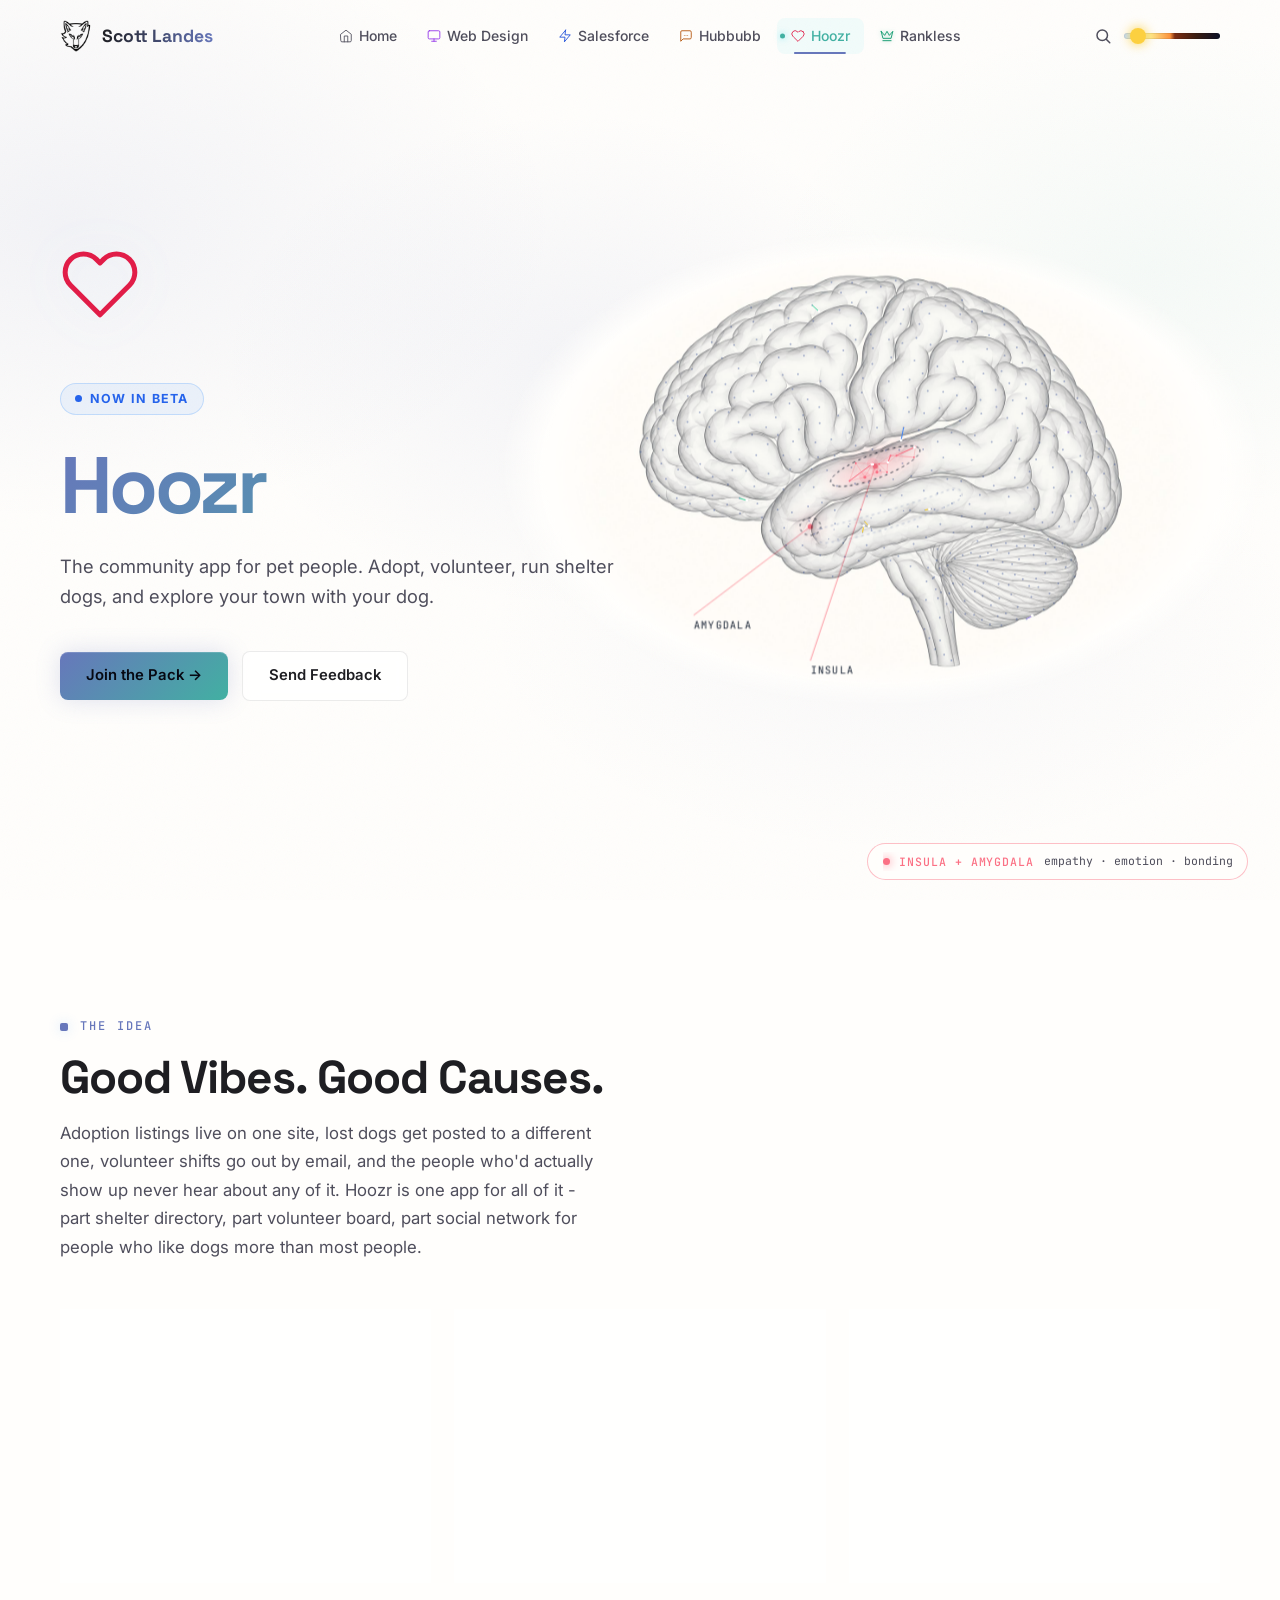
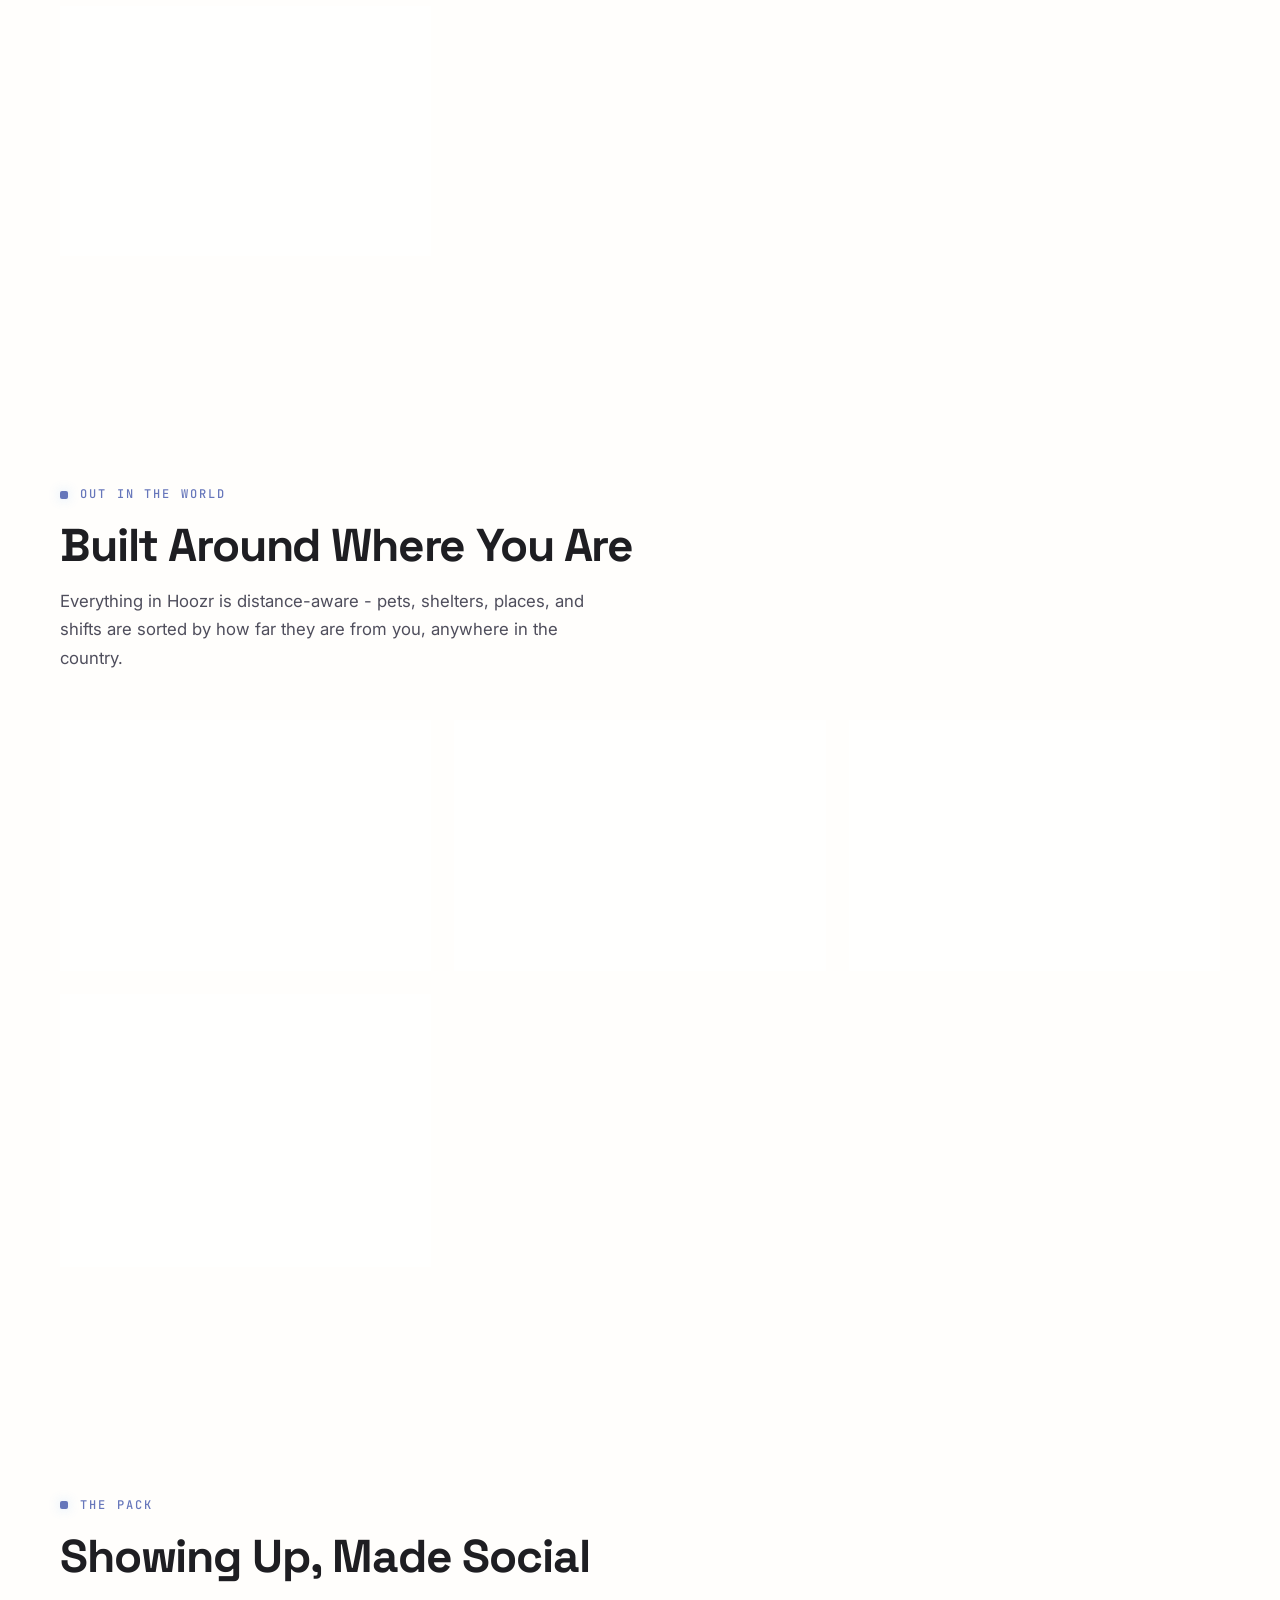
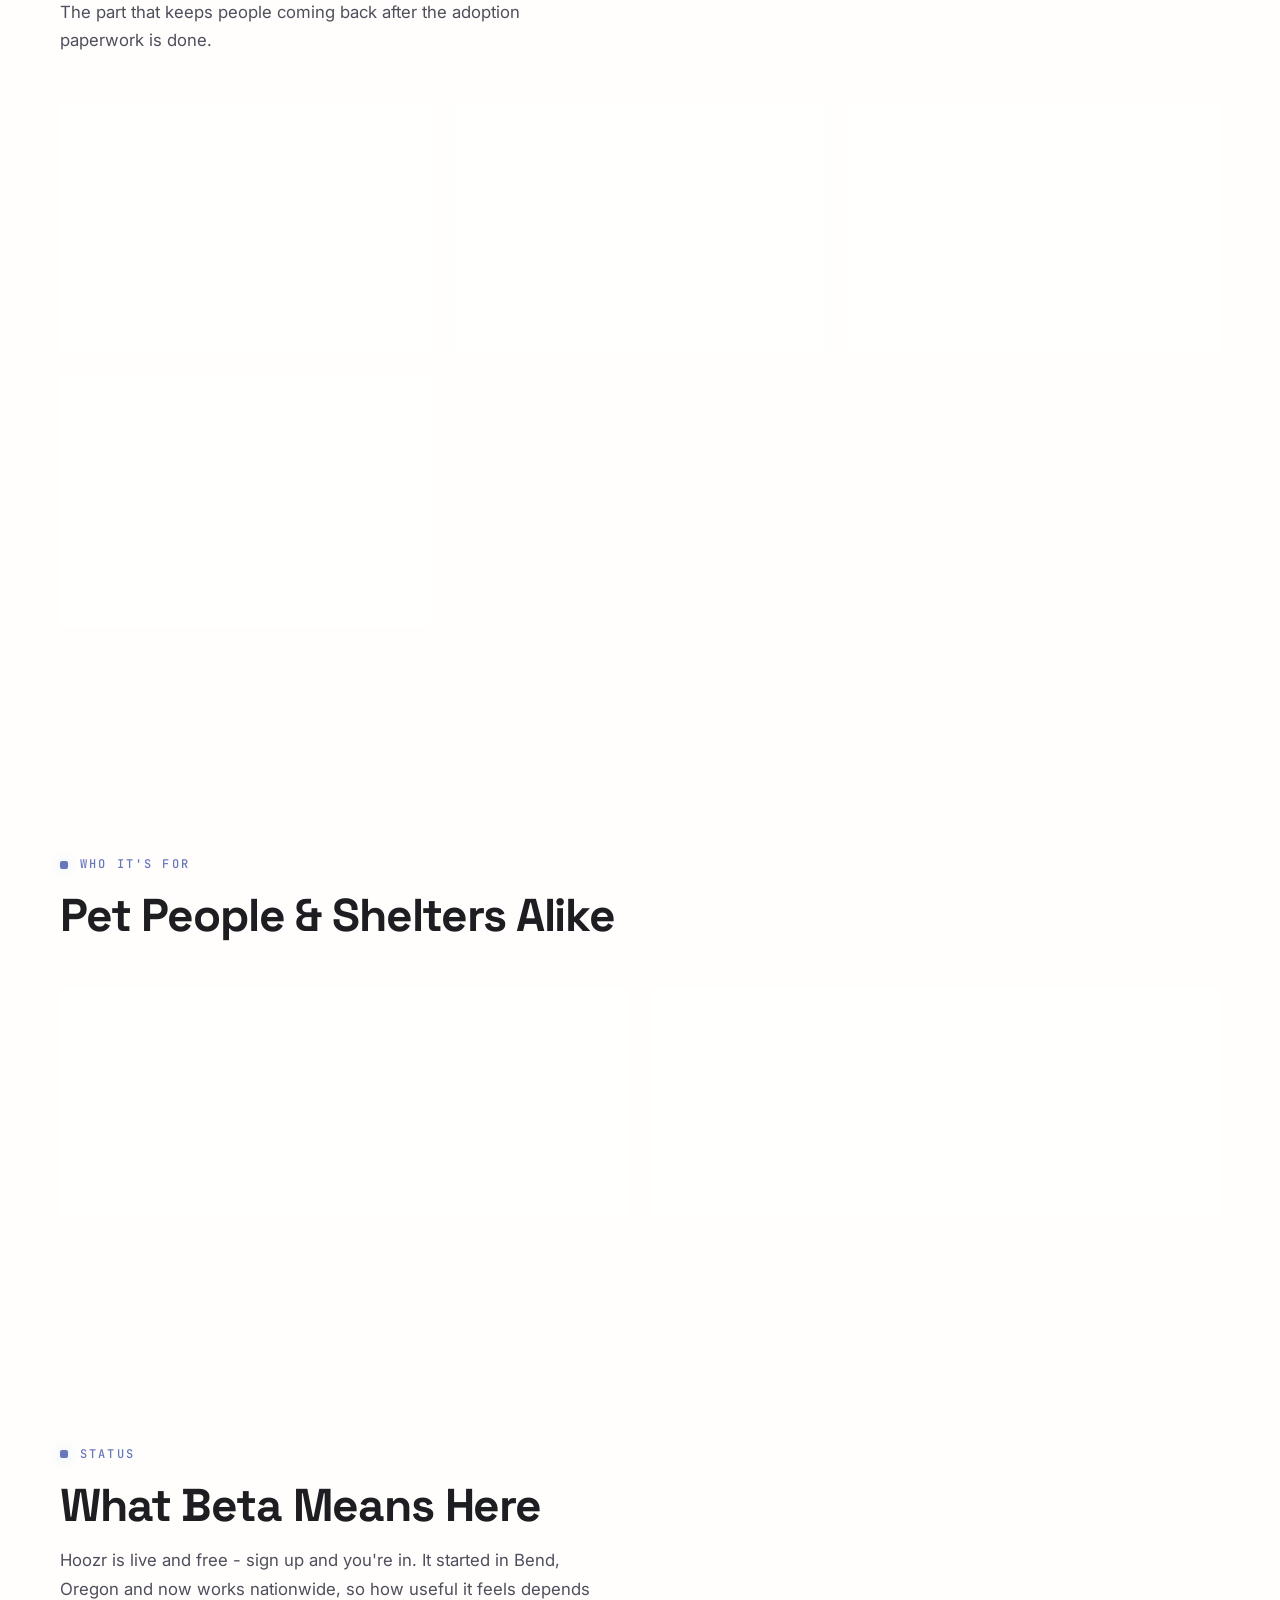
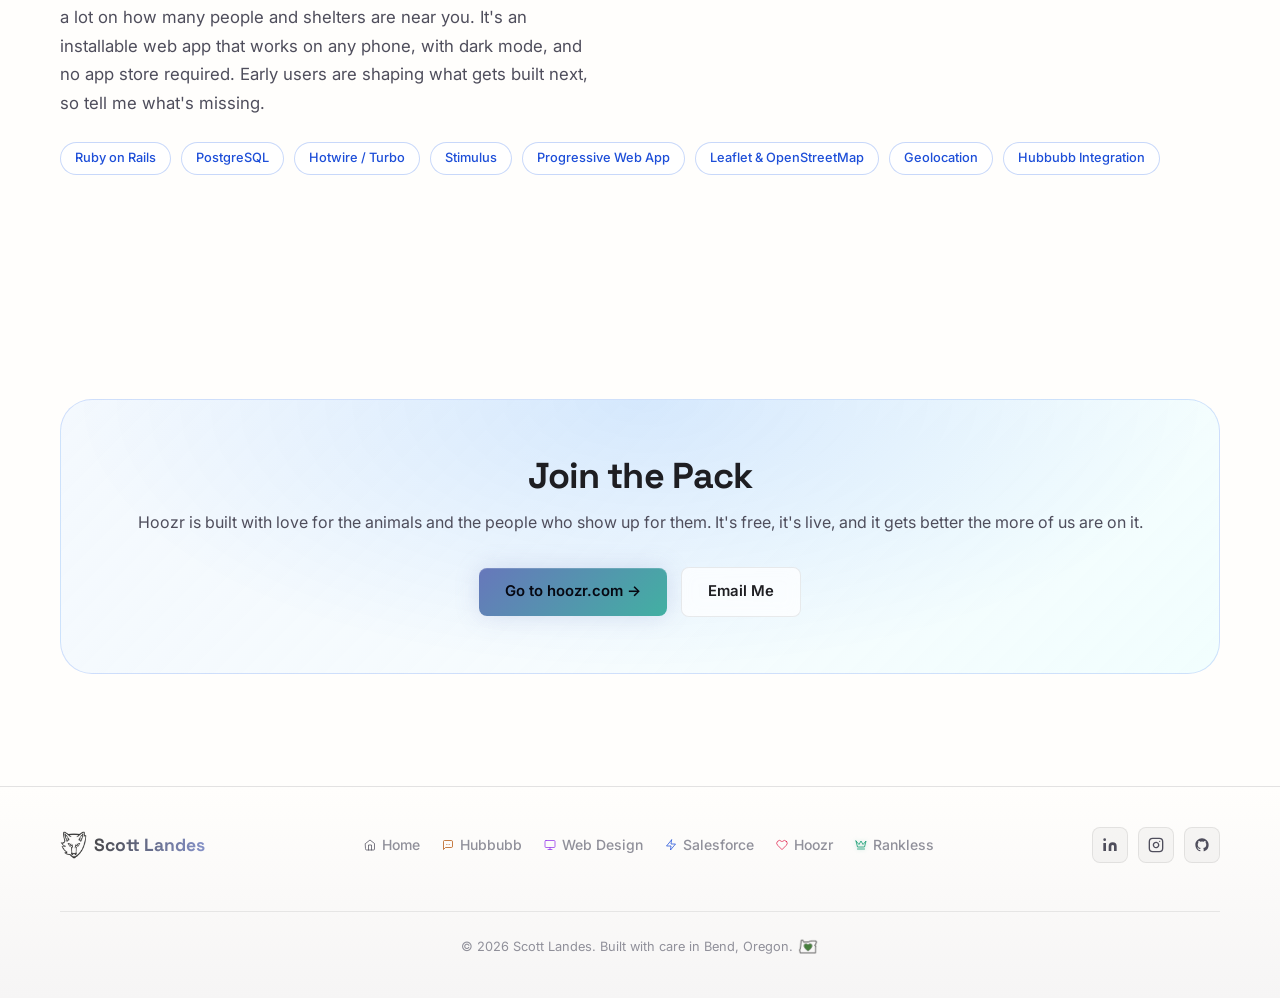
<file: pages/hoozr.html>
<!DOCTYPE html>
<html lang="en">
<head>
  <meta charset="UTF-8" />
  <meta name="viewport" content="width=device-width, initial-scale=1.0" />

  <title>Hoozr | Scott Landes</title>
  <meta name="description" content="Hoozr is a community app for pet people, now in beta - adopt, volunteer, run shelter dogs, report lost pets, and find dog-friendly places near you." />
  <meta name="author" content="Scott Landes" />
  <link rel="canonical" href="https://scottjlandes.com/pages/hoozr.html" />
  <link rel="icon" type="image/svg+xml" href="../images/icons/icon-logo.svg" />
  <link rel="icon" type="image/png" sizes="32x32" href="../images/icons/icon-logo.png" />
  <link rel="apple-touch-icon" href="../images/icons/icon-logo.png" />

  <meta property="og:type" content="website" />
  <meta property="og:url" content="https://scottjlandes.com/pages/hoozr.html" />
  <meta property="og:title" content="Hoozr | Community App for Pet People | Beta | Scott Landes" />
  <meta property="og:description" content="Hoozr is a community app for pet people, now in beta - adopt, volunteer, run shelter dogs, report lost pets, and find dog-friendly places near you." />
  <meta property="og:site_name" content="Scott Landes" />

  <meta name="twitter:card" content="summary" />
  <meta name="twitter:title" content="Hoozr | Community App for Pet People | Beta | Scott Landes" />
  <meta name="twitter:description" content="Hoozr is a community app for pet people, now in beta - adopt, volunteer, run shelter dogs, report lost pets, and find dog-friendly places near you." />

  <script type="application/ld+json">
  {
    "@context": "https://schema.org",
    "@type": "Person",
    "name": "Scott Landes",
    "jobTitle": "Software Engineer & Web Designer",
    "url": "https://scottjlandes.com",
    "address": {
      "@type": "PostalAddress",
      "addressLocality": "Bend",
      "addressRegion": "OR",
      "addressCountry": "US"
    },
    "sameAs": [
      "https://www.linkedin.com/in/scott-and-vega",
      "https://www.instagram.com/scottnvega/"
    ]
  }
  </script>

  <link rel="preconnect" href="https://fonts.googleapis.com" />
  <link rel="preconnect" href="https://fonts.gstatic.com" crossorigin />
  <link href="https://fonts.googleapis.com/css2?family=Inter:wght@400;500;600&family=Space+Grotesk:wght@700;800&family=JetBrains+Mono:wght@400;500&display=swap" rel="stylesheet" />

  <link rel="stylesheet" href="../css/styles.css" />
  <script src="../js/sky.js"></script>
</head>

<body>
  <div class="page-bg" aria-hidden="true"></div>
  <div class="brain" aria-hidden="true" data-src="../images/brain-{theme}.jpg" data-home="limbic"></div>

  <header>
    <nav class="nav" aria-label="Main navigation">
      <div class="container">
        <div class="nav__inner">
          <a href="../index.html" class="nav__logo" aria-label="Scott Landes - Home"><img src="../images/icons/icon-logo.png" data-logo-light="../images/icons/icon-logo.png" data-logo-dark="../images/icons/icon-logo-dark.png" alt="" width="22" height="24"><span>Scott Landes</span></a>

          <ul class="nav__links" role="list">
            <li><a href="../index.html" class="nav__link"><svg class="ic-home" width="14" height="14" viewBox="0 0 24 24" fill="none" stroke="currentColor" stroke-width="1.5" stroke-linecap="round" stroke-linejoin="round" aria-hidden="true">
  <path d="M3 9l9-7 9 7v11a2 2 0 0 1-2 2H5a2 2 0 0 1-2-2z"/>
  <polyline points="9 22 9 12 15 12 15 22"/>
</svg>Home</a></li>
            <li><a href="web-design.html" class="nav__link"><svg class="ic-webdesign" width="14" height="14" viewBox="0 0 24 24" fill="none" stroke="currentColor" stroke-width="1.5" stroke-linecap="round" stroke-linejoin="round" aria-hidden="true">
  <rect x="2" y="3" width="20" height="14" rx="2" ry="2"/>
  <line x1="8" y1="21" x2="16" y2="21"/>
  <line x1="12" y1="17" x2="12" y2="21"/>
</svg>Web Design</a></li>
            <li><a href="salesforce.html" class="nav__link"><svg class="ic-salesforce" width="14" height="14" viewBox="0 0 24 24" fill="none" stroke="currentColor" stroke-width="1.5" stroke-linecap="round" stroke-linejoin="round" aria-hidden="true">
  <polygon points="13 2 3 14 12 14 11 22 21 10 12 10 13 2"/>
</svg>Salesforce</a></li>
            <li><a href="hubbubb.html" class="nav__link"><svg class="ic-hubbub" width="14" height="14" viewBox="0 0 24 24" fill="none" stroke="currentColor" stroke-width="1.5" stroke-linecap="round" stroke-linejoin="round" aria-hidden="true">
  <path d="M21 15a2 2 0 0 1-2 2H7l-4 4V5a2 2 0 0 1 2-2h14a2 2 0 0 1 2 2z"/>
  <circle cx="9" cy="11" r="0.8" fill="currentColor" stroke="none"/>
  <circle cx="12" cy="11" r="0.8" fill="currentColor" stroke="none"/>
  <circle cx="15" cy="11" r="0.8" fill="currentColor" stroke="none"/>
</svg>Hubbubb</a></li>
            <li><a href="hoozr.html" class="nav__link active" aria-current="page"><svg class="ic-hoozr" width="14" height="14" viewBox="0 0 24 24" fill="none" stroke="currentColor" stroke-width="1.5" stroke-linecap="round" stroke-linejoin="round" aria-hidden="true">
  <path d="M20.84 4.61a5.5 5.5 0 0 0-7.78 0L12 5.67l-1.06-1.06a5.5 5.5 0 0 0-7.78 7.78l1.06 1.06L12 21.23l7.78-7.78 1.06-1.06a5.5 5.5 0 0 0 0-7.78z"/>
</svg>Hoozr</a></li>
            <li><a href="rankless.html" class="nav__link"><svg class="ic-rankless" width="14" height="14" viewBox="0 0 24 24" fill="none" stroke="currentColor" stroke-width="1.5" stroke-linecap="round" stroke-linejoin="round" aria-hidden="true">
  <path d="M2 4l3 12h14l3-12-6 7-4-7-4 7-6-7z"/>
  <line x1="5" y1="20" x2="19" y2="20"/>
</svg>Rankless</a></li>
          </ul>

          <div class="nav__theme sky">
            <input class="sky__range" type="range" min="0" max="100" step="0.1" aria-label="Time of day" title="Time of day in Bend, Oregon - drag to change">
            <button class="sky__now" type="button" hidden>Now</button>
          </div>
          <button class="nav__ham" aria-label="Open mobile menu" aria-expanded="false">
            <span></span>
            <span></span>
            <span></span>
          </button>
        </div>
      </div>
    </nav>

    <div class="nav__mobile" aria-hidden="true">
      <a href="../index.html" class="nav__mobile-link"><svg class="ic-home" width="28" height="28" viewBox="0 0 24 24" fill="none" stroke="currentColor" stroke-width="1.5" stroke-linecap="round" stroke-linejoin="round" aria-hidden="true">
  <path d="M3 9l9-7 9 7v11a2 2 0 0 1-2 2H5a2 2 0 0 1-2-2z"/>
  <polyline points="9 22 9 12 15 12 15 22"/>
</svg>Home</a>
      <a href="web-design.html" class="nav__mobile-link"><svg class="ic-webdesign" width="28" height="28" viewBox="0 0 24 24" fill="none" stroke="currentColor" stroke-width="1.5" stroke-linecap="round" stroke-linejoin="round" aria-hidden="true">
  <rect x="2" y="3" width="20" height="14" rx="2" ry="2"/>
  <line x1="8" y1="21" x2="16" y2="21"/>
  <line x1="12" y1="17" x2="12" y2="21"/>
</svg>Web Design</a>
      <a href="salesforce.html" class="nav__mobile-link"><svg class="ic-salesforce" width="28" height="28" viewBox="0 0 24 24" fill="none" stroke="currentColor" stroke-width="1.5" stroke-linecap="round" stroke-linejoin="round" aria-hidden="true">
  <polygon points="13 2 3 14 12 14 11 22 21 10 12 10 13 2"/>
</svg>Salesforce</a>
      <a href="hubbubb.html" class="nav__mobile-link"><svg class="ic-hubbub" width="28" height="28" viewBox="0 0 24 24" fill="none" stroke="currentColor" stroke-width="1.5" stroke-linecap="round" stroke-linejoin="round" aria-hidden="true">
  <path d="M21 15a2 2 0 0 1-2 2H7l-4 4V5a2 2 0 0 1 2-2h14a2 2 0 0 1 2 2z"/>
  <circle cx="9" cy="11" r="0.8" fill="currentColor" stroke="none"/>
  <circle cx="12" cy="11" r="0.8" fill="currentColor" stroke="none"/>
  <circle cx="15" cy="11" r="0.8" fill="currentColor" stroke="none"/>
</svg>Hubbubb</a>
      <a href="hoozr.html" class="nav__mobile-link"><svg class="ic-hoozr" width="28" height="28" viewBox="0 0 24 24" fill="none" stroke="currentColor" stroke-width="1.5" stroke-linecap="round" stroke-linejoin="round" aria-hidden="true">
  <path d="M20.84 4.61a5.5 5.5 0 0 0-7.78 0L12 5.67l-1.06-1.06a5.5 5.5 0 0 0-7.78 7.78l1.06 1.06L12 21.23l7.78-7.78 1.06-1.06a5.5 5.5 0 0 0 0-7.78z"/>
</svg>Hoozr</a>
      <a href="rankless.html" class="nav__mobile-link"><svg class="ic-rankless" width="28" height="28" viewBox="0 0 24 24" fill="none" stroke="currentColor" stroke-width="1.5" stroke-linecap="round" stroke-linejoin="round" aria-hidden="true">
  <path d="M2 4l3 12h14l3-12-6 7-4-7-4 7-6-7z"/>
  <line x1="5" y1="20" x2="19" y2="20"/>
</svg>Rankless</a>
    </div>
  </header>

  <main>

    <section class="cs-hero" aria-label="Hoozr - Now in Beta">
      <div class="hero__grid"></div>

      <div class="container">
        <div class="cs-hero__content reveal">
          <div class="cs-hero__logo" aria-hidden="true"><svg class="ic-hoozr" width="80" height="80" viewBox="0 0 24 24" fill="none" stroke="currentColor" stroke-width="1.5" stroke-linecap="round" stroke-linejoin="round" aria-hidden="true">
  <path d="M20.84 4.61a5.5 5.5 0 0 0-7.78 0L12 5.67l-1.06-1.06a5.5 5.5 0 0 0-7.78 7.78l1.06 1.06L12 21.23l7.78-7.78 1.06-1.06a5.5 5.5 0 0 0 0-7.78z"/>
</svg></div>
          <p class="cs-hero__tag cs-hero__tag--beta">Now in Beta</p>
          <h1 class="cs-hero__title gradient-text">Hoozr</h1>
          <p class="cs-hero__desc">The community app for pet people. Adopt, volunteer, run shelter dogs, and explore your town with your dog.</p>
          <div class="hero__actions">
            <a href="https://hoozr.com" target="_blank" rel="noopener noreferrer" class="btn btn-primary">Join the Pack →</a>
            <a href="mailto:scottandvega@gmail.com?subject=Hoozr%20Beta%20Feedback" class="btn btn-ghost">Send Feedback</a>
          </div>
        </div>
      </div>
    </section>

    <section aria-labelledby="hoozr-vision-title" data-brain="limbic">
      <div class="container">
        <p class="label reveal">The Idea</p>
        <h2 class="section-title reveal reveal-d1" id="hoozr-vision-title">Good Vibes. Good Causes.</h2>
        <p class="section-desc reveal reveal-d2">Adoption listings live on one site, lost dogs get posted to a different one, volunteer shifts go out by email, and the people who'd actually show up never hear about any of it. Hoozr is one app for all of it - part shelter directory, part volunteer board, part social network for people who like dogs more than most people.</p>

        <div class="feature-grid">

          <div class="card reveal reveal-d1">
            <div class="feature-card__icon" aria-hidden="true"><svg class="ic-search" width="32" height="32" viewBox="0 0 24 24" fill="none" stroke="currentColor" stroke-width="1.5" stroke-linecap="round" stroke-linejoin="round" aria-hidden="true">
  <circle cx="11" cy="11" r="8"/>
  <line x1="21" y1="21" x2="16.65" y2="16.65"/>
</svg></div>
            <h3 class="feature-card__title">Find Your Next Pet</h3>
            <p class="feature-card__desc">Browse adoptable pets from nearby shelters and search the way you'd actually say it - "small friendly dog near me" works. Filter by species, size, shelter, and distance.</p>
          </div>

          <div class="card reveal reveal-d2">
            <div class="feature-card__icon" aria-hidden="true"><svg class="ic-pen" width="32" height="32" viewBox="0 0 24 24" fill="none" stroke="currentColor" stroke-width="1.5" stroke-linecap="round" stroke-linejoin="round" aria-hidden="true">
  <path d="M11 4H4a2 2 0 0 0-2 2v14a2 2 0 0 0 2 2h14a2 2 0 0 0 2-2v-7"/>
  <path d="M18.5 2.5a2.121 2.121 0 0 1 3 3L12 15l-4 1 1-4 9.5-9.5z"/>
</svg></div>
            <h3 class="feature-card__title">Apply to Adopt</h3>
            <p class="feature-card__desc">A guided application that walks through you, your home, your household, and your other pets - then a status timeline so you're not left wondering where it went.</p>
          </div>

          <div class="card reveal reveal-d3">
            <div class="feature-card__icon" aria-hidden="true"><svg class="ic-calendar" width="32" height="32" viewBox="0 0 24 24" fill="none" stroke="currentColor" stroke-width="1.5" stroke-linecap="round" stroke-linejoin="round" aria-hidden="true">
  <rect x="3" y="4" width="18" height="18" rx="2" ry="2"/>
  <line x1="16" y1="2" x2="16" y2="6"/>
  <line x1="8" y1="2" x2="8" y2="6"/>
  <line x1="3" y1="10" x2="21" y2="10"/>
</svg></div>
            <h3 class="feature-card__title">Volunteer Board</h3>
            <p class="feature-card__desc">Dog walking, fostering, adoption events, facility care, transport runs, cleanups, fundraising. Browse as a list or a month calendar, see how many spots are left, and sign up.</p>
          </div>

          <div class="card reveal reveal-d4">
            <div class="feature-card__icon" aria-hidden="true"><svg class="ic-camera" width="32" height="32" viewBox="0 0 24 24" fill="none" stroke="currentColor" stroke-width="1.5" stroke-linecap="round" stroke-linejoin="round" aria-hidden="true">
  <path d="M23 19a2 2 0 0 1-2 2H3a2 2 0 0 1-2-2V8a2 2 0 0 1 2-2h4l2-3h6l2 3h4a2 2 0 0 1 2 2z"/>
  <circle cx="12" cy="13" r="4"/>
</svg></div>
            <h3 class="feature-card__title">Community Feed</h3>
            <p class="feature-card__desc">Photo posts, likes, and comments from both people and shelters. Filter to just shelters when you want the news, or just the community when you want the dogs.</p>
          </div>

        </div>
      </div>
    </section>

    <section aria-labelledby="hoozr-local-title" data-brain="hippocampus">
      <div class="container">
        <p class="label reveal">Out in the World</p>
        <h2 class="section-title reveal reveal-d1" id="hoozr-local-title">Built Around Where You Are</h2>
        <p class="section-desc reveal reveal-d2">Everything in Hoozr is distance-aware - pets, shelters, places, and shifts are sorted by how far they are from you, anywhere in the country.</p>

        <div class="feature-grid">

          <div class="card reveal reveal-d1">
            <div class="feature-card__icon" aria-hidden="true"><svg class="ic-map" width="32" height="32" viewBox="0 0 24 24" fill="none" stroke="currentColor" stroke-width="1.5" stroke-linecap="round" stroke-linejoin="round" aria-hidden="true">
  <polygon points="1 6 1 22 8 18 16 22 23 18 23 2 16 6 8 2 1 6"/>
  <line x1="8" y1="2" x2="8" y2="18"/>
  <line x1="16" y1="6" x2="16" y2="22"/>
</svg></div>
            <h3 class="feature-card__title">Dog-Friendly Map</h3>
            <p class="feature-card__desc">Trails, parks, patios, cafés, breweries, campgrounds, and shops that welcome dogs. Search real-world places and add the ones that are missing.</p>
          </div>

          <div class="card reveal reveal-d2">
            <div class="feature-card__icon" aria-hidden="true"><svg class="ic-users" width="32" height="32" viewBox="0 0 24 24" fill="none" stroke="currentColor" stroke-width="1.5" stroke-linecap="round" stroke-linejoin="round" aria-hidden="true">
  <path d="M17 21v-2a4 4 0 0 0-4-4H5a4 4 0 0 0-4 4v2"/>
  <circle cx="9" cy="7" r="4"/>
  <path d="M23 21v-2a4 4 0 0 0-3-3.87"/>
  <path d="M16 3.13a4 4 0 0 1 0 7.75"/>
</svg></div>
            <h3 class="feature-card__title">Local Tips</h3>
            <p class="feature-card__desc">Leave notes on a place - trail conditions, hazards, seasonal closures, or just what's good. The local pack knows things a listing never will.</p>
          </div>

          <div class="card reveal reveal-d3">
            <div class="feature-card__icon" aria-hidden="true"><svg class="ic-shield" width="32" height="32" viewBox="0 0 24 24" fill="none" stroke="currentColor" stroke-width="1.5" stroke-linecap="round" stroke-linejoin="round" aria-hidden="true">
  <path d="M12 22s8-4 8-10V5l-8-3-8 3v7c0 6 8 10 8 10z"/>
</svg></div>
            <h3 class="feature-card__title">Lost &amp; Found</h3>
            <p class="feature-card__desc">Report a lost or found pet with photos, last-seen location, and time. Nearby users see it in their own Lost &amp; Found, and the post follows the story all the way to reunited.</p>
          </div>

          <div class="card reveal reveal-d4">
            <div class="feature-card__icon" aria-hidden="true"><svg class="ic-globe" width="32" height="32" viewBox="0 0 24 24" fill="none" stroke="currentColor" stroke-width="1.5" stroke-linecap="round" stroke-linejoin="round" aria-hidden="true">
  <circle cx="12" cy="12" r="10"/>
  <line x1="2" y1="12" x2="22" y2="12"/>
  <path d="M12 2a15.3 15.3 0 0 1 4 10 15.3 15.3 0 0 1-4 10 15.3 15.3 0 0 1-4-10 15.3 15.3 0 0 1 4-10z"/>
</svg></div>
            <h3 class="feature-card__title">Drone Search</h3>
            <p class="feature-card__desc">Request an aerial search for a missing pet. A volunteer FAA Part 107 pilot gets matched to your search area, and you follow it through requested, matched, searching, and complete.</p>
          </div>

        </div>
      </div>
    </section>

    <section aria-labelledby="hoozr-community-title" data-brain="motor">
      <div class="container">
        <p class="label reveal">The Pack</p>
        <h2 class="section-title reveal reveal-d1" id="hoozr-community-title">Showing Up, Made Social</h2>
        <p class="section-desc reveal reveal-d2">The part that keeps people coming back after the adoption paperwork is done.</p>

        <div class="feature-grid">

          <div class="card reveal reveal-d1">
            <div class="feature-card__icon" aria-hidden="true"><svg class="ic-trophy" width="32" height="32" viewBox="0 0 24 24" fill="none" stroke="currentColor" stroke-width="1.5" stroke-linecap="round" stroke-linejoin="round" aria-hidden="true">
  <polyline points="6 9 6 2 18 2 18 9"/>
  <path d="M6 9a6 6 0 0 0 12 0"/>
  <line x1="12" y1="15" x2="12" y2="22"/>
  <line x1="8" y1="22" x2="16" y2="22"/>
  <path d="M6 2H2v4a4 4 0 0 0 4 4"/>
  <path d="M18 2h4v4a4 4 0 0 1-4 4"/>
</svg></div>
            <h3 class="feature-card__title">Run a Shelter Dog</h3>
            <p class="feature-card__desc">Take a shelter dog on a run, log your miles, and earn points and badges for it. Monthly and all-time leaderboards, because a little competition gets more dogs out the door.</p>
          </div>

          <div class="card reveal reveal-d2">
            <div class="feature-card__icon" aria-hidden="true"><svg class="ic-user" width="32" height="32" viewBox="0 0 24 24" fill="none" stroke="currentColor" stroke-width="1.5" stroke-linecap="round" stroke-linejoin="round" aria-hidden="true">
  <path d="M20 21v-2a4 4 0 0 0-4-4H8a4 4 0 0 0-4 4v2"/>
  <circle cx="12" cy="7" r="4"/>
</svg></div>
            <h3 class="feature-card__title">Your Impact Profile</h3>
            <p class="feature-card__desc">Shelter miles run, opportunities signed up for, badges earned, and your pets - a public profile that shows what you've actually done, not just what you follow.</p>
          </div>

          <div class="card reveal reveal-d3">
            <div class="feature-card__icon" aria-hidden="true"><svg class="ic-terminal" width="32" height="32" viewBox="0 0 24 24" fill="none" stroke="currentColor" stroke-width="1.5" stroke-linecap="round" stroke-linejoin="round" aria-hidden="true">
  <polyline points="4 17 10 11 4 5"/>
  <line x1="12" y1="19" x2="20" y2="19"/>
</svg></div>
            <h3 class="feature-card__title">Messaging</h3>
            <p class="feature-card__desc">Direct messages, group threads, and a way to message a shelter directly. Shelter staff can reply as the shelter rather than as themselves.</p>
          </div>

          <div class="card reveal reveal-d4">
            <div class="feature-card__icon" aria-hidden="true"><svg class="ic-link" width="32" height="32" viewBox="0 0 24 24" fill="none" stroke="currentColor" stroke-width="1.5" stroke-linecap="round" stroke-linejoin="round" aria-hidden="true">
  <path d="M10 13a5 5 0 0 0 7.54.54l3-3a5 5 0 0 0-7.07-7.07l-1.72 1.71"/>
  <path d="M14 11a5 5 0 0 0-7.54-.54l-3 3a5 5 0 0 0 7.07 7.07l1.71-1.71"/>
</svg></div>
            <h3 class="feature-card__title">Litter Groups</h3>
            <p class="feature-card__desc">Keep-in-touch threads for littermates who found their homes. Opt in when you adopt and watch your dog's siblings grow up alongside yours.</p>
          </div>

        </div>
      </div>
    </section>

    <section aria-labelledby="hoozr-audience-title" data-brain="dmn">
      <div class="container">
        <p class="label reveal">Who It's For</p>
        <h2 class="section-title reveal reveal-d1" id="hoozr-audience-title">Pet People &amp; Shelters Alike</h2>

        <div class="feature-grid">

          <div class="card reveal reveal-d2">
            <div class="feature-card__icon" aria-hidden="true"><svg class="ic-user" width="32" height="32" viewBox="0 0 24 24" fill="none" stroke="currentColor" stroke-width="1.5" stroke-linecap="round" stroke-linejoin="round" aria-hidden="true">
  <path d="M20 21v-2a4 4 0 0 0-4-4H8a4 4 0 0 0-4 4v2"/>
  <circle cx="12" cy="7" r="4"/>
</svg></div>
            <h3 class="feature-card__title">Pet People</h3>
            <p class="feature-card__desc">Adopt, volunteer, run shelter dogs, report a lost pet, find somewhere to take the dog on Saturday, and meet the people doing the same thing down the street.</p>
          </div>

          <div class="card reveal reveal-d3">
            <div class="feature-card__icon" aria-hidden="true"><svg class="ic-home" width="32" height="32" viewBox="0 0 24 24" fill="none" stroke="currentColor" stroke-width="1.5" stroke-linecap="round" stroke-linejoin="round" aria-hidden="true">
  <path d="M3 9l9-7 9 7v11a2 2 0 0 1-2 2H5a2 2 0 0 1-2-2z"/>
  <polyline points="9 22 9 12 15 12 15 22"/>
</svg></div>
            <h3 class="feature-card__title">Shelters &amp; Rescues</h3>
            <p class="feature-card__desc">List adoptable animals, post volunteer needs, share updates as your organization, and message supporters. Shelters running Hubbubb get their animals and shifts synced into Hoozr automatically.</p>
          </div>

        </div>
      </div>
    </section>

    <section aria-labelledby="hoozr-status-title" data-brain="prefrontal">
      <div class="container">
        <p class="label reveal">Status</p>
        <h2 class="section-title reveal reveal-d1" id="hoozr-status-title">What Beta Means Here</h2>
        <p class="section-desc reveal reveal-d2">Hoozr is live and free - sign up and you're in. It started in Bend, Oregon and now works nationwide, so how useful it feels depends a lot on how many people and shelters are near you. It's an installable web app that works on any phone, with dark mode, and no app store required. Early users are shaping what gets built next, so tell me what's missing.</p>

        <div class="tags reveal reveal-d3" aria-label="Technologies used in Hoozr">
          <span class="tag">Ruby on Rails</span>
          <span class="tag">PostgreSQL</span>
          <span class="tag">Hotwire / Turbo</span>
          <span class="tag">Stimulus</span>
          <span class="tag">Progressive Web App</span>
          <span class="tag">Leaflet &amp; OpenStreetMap</span>
          <span class="tag">Geolocation</span>
          <span class="tag">Hubbubb Integration</span>
        </div>
      </div>
    </section>

    <section aria-label="Join the Hoozr beta" data-brain="all">
      <div class="container">
        <div class="cta-banner reveal">
          <h2 class="cta-banner__title">Join the Pack</h2>
          <p class="cta-banner__desc">Hoozr is built with love for the animals and the people who show up for them. It's free, it's live, and it gets better the more of us are on it.</p>
          <div class="hero__actions">
            <a href="https://hoozr.com" target="_blank" rel="noopener noreferrer" class="btn btn-primary">Go to hoozr.com →</a>
            <a href="mailto:scottandvega@gmail.com?subject=Hoozr%20Beta%20Feedback" class="btn btn-ghost">Email Me</a>
          </div>
        </div>
      </div>
    </section>

  </main>

  <footer class="footer">
    <div class="container">
      <div class="footer__inner">

        <a href="../index.html" class="footer__logo" aria-label="Scott Landes - Back to home"><img src="../images/icons/icon-logo.png" data-logo-light="../images/icons/icon-logo.png" data-logo-dark="../images/icons/icon-logo-dark.png" alt="" width="18" height="20"><span>Scott Landes</span></a>

        <nav class="footer__nav" aria-label="Footer navigation">
          <a href="../index.html"><svg class="ic-home" width="12" height="12" viewBox="0 0 24 24" fill="none" stroke="currentColor" stroke-width="1.5" stroke-linecap="round" stroke-linejoin="round">
  <path d="M3 9l9-7 9 7v11a2 2 0 0 1-2 2H5a2 2 0 0 1-2-2z"/>
  <polyline points="9 22 9 12 15 12 15 22"/>
</svg>Home</a>
          <a href="hubbubb.html"><svg class="ic-hubbub" width="12" height="12" viewBox="0 0 24 24" fill="none" stroke="currentColor" stroke-width="1.5" stroke-linecap="round" stroke-linejoin="round" aria-hidden="true">
  <path d="M21 15a2 2 0 0 1-2 2H7l-4 4V5a2 2 0 0 1 2-2h14a2 2 0 0 1 2 2z"/>
  <circle cx="9" cy="11" r="0.8" fill="currentColor" stroke="none"/>
  <circle cx="12" cy="11" r="0.8" fill="currentColor" stroke="none"/>
  <circle cx="15" cy="11" r="0.8" fill="currentColor" stroke="none"/>
</svg>Hubbubb</a>
          <a href="web-design.html"><svg class="ic-webdesign" width="12" height="12" viewBox="0 0 24 24" fill="none" stroke="currentColor" stroke-width="1.5" stroke-linecap="round" stroke-linejoin="round" aria-hidden="true">
  <rect x="2" y="3" width="20" height="14" rx="2" ry="2"/>
  <line x1="8" y1="21" x2="16" y2="21"/>
  <line x1="12" y1="17" x2="12" y2="21"/>
</svg>Web Design</a>
          <a href="salesforce.html"><svg class="ic-salesforce" width="12" height="12" viewBox="0 0 24 24" fill="none" stroke="currentColor" stroke-width="1.5" stroke-linecap="round" stroke-linejoin="round" aria-hidden="true">
  <polygon points="13 2 3 14 12 14 11 22 21 10 12 10 13 2"/>
</svg>Salesforce</a>
          <a href="hoozr.html"><svg class="ic-hoozr" width="12" height="12" viewBox="0 0 24 24" fill="none" stroke="currentColor" stroke-width="1.5" stroke-linecap="round" stroke-linejoin="round" aria-hidden="true">
  <path d="M20.84 4.61a5.5 5.5 0 0 0-7.78 0L12 5.67l-1.06-1.06a5.5 5.5 0 0 0-7.78 7.78l1.06 1.06L12 21.23l7.78-7.78 1.06-1.06a5.5 5.5 0 0 0 0-7.78z"/>
</svg>Hoozr</a>
          <a href="rankless.html"><svg class="ic-rankless" width="12" height="12" viewBox="0 0 24 24" fill="none" stroke="currentColor" stroke-width="1.5" stroke-linecap="round" stroke-linejoin="round" aria-hidden="true">
  <path d="M2 4l3 12h14l3-12-6 7-4-7-4 7-6-7z"/>
  <line x1="5" y1="20" x2="19" y2="20"/>
</svg>Rankless</a>
        </nav>

        <div class="footer__social">
          <a href="https://www.linkedin.com/in/scott-and-vega" target="_blank" rel="noopener noreferrer" aria-label="Scott Landes on LinkedIn">
            <svg width="16" height="16" viewBox="0 0 24 24" fill="currentColor" aria-hidden="true">
              <path d="M16 8a6 6 0 0 1 6 6v7h-4v-7a2 2 0 0 0-2-2 2 2 0 0 0-2 2v7h-4v-7a6 6 0 0 1 6-6z"/>
              <rect x="2" y="9" width="4" height="12"/>
              <circle cx="4" cy="4" r="2"/>
            </svg>
          </a>

          <a href="https://www.instagram.com/scottnvega/" target="_blank" rel="noopener noreferrer" aria-label="Scott Landes on Instagram">
            <svg width="16" height="16" viewBox="0 0 24 24" fill="none" stroke="currentColor" stroke-width="2" stroke-linecap="round" stroke-linejoin="round" aria-hidden="true">
              <rect x="2" y="2" width="20" height="20" rx="5" ry="5"/>
              <path d="M16 11.37A4 4 0 1 1 12.63 8 4 4 0 0 1 16 11.37z"/>
              <line x1="17.5" y1="6.5" x2="17.51" y2="6.5"/>
            </svg>
          </a>

          <a href="https://github.com/scottlandes1217" target="_blank" rel="noopener noreferrer" aria-label="Scott Landes on GitHub">
            <svg width="16" height="16" viewBox="0 0 24 24" fill="currentColor" aria-hidden="true">
              <path d="M12 2C6.477 2 2 6.484 2 12.017c0 4.425 2.865 8.18 6.839 9.504.5.092.682-.217.682-.483 0-.237-.008-.868-.013-1.703-2.782.605-3.369-1.343-3.369-1.343-.454-1.158-1.11-1.466-1.11-1.466-.908-.62.069-.608.069-.608 1.003.07 1.531 1.032 1.531 1.032.892 1.53 2.341 1.088 2.91.832.092-.647.35-1.088.636-1.338-2.22-.253-4.555-1.113-4.555-4.951 0-1.093.39-1.988 1.029-2.688-.103-.253-.446-1.272.098-2.65 0 0 .84-.27 2.75 1.026A9.564 9.564 0 0 1 12 6.844a9.59 9.59 0 0 1 2.504.337c1.909-1.296 2.747-1.027 2.747-1.027.546 1.379.202 2.398.1 2.651.64.7 1.028 1.595 1.028 2.688 0 3.848-2.339 4.695-4.566 4.943.359.309.678.92.678 1.855 0 1.338-.012 2.419-.012 2.747 0 .268.18.58.688.482A10.02 10.02 0 0 0 22 12.017C22 6.484 17.522 2 12 2z"/>
            </svg>
          </a>
        </div>

        <p class="footer__copy">© <span data-year>2026</span> Scott Landes. Built with care in Bend, Oregon.<img src="../images/icons/icon-oregon-white.png" data-logo-light="../images/icons/icon-oregon-white.png" data-logo-dark="../images/icons/icon-oregon.png" alt="Oregon" class="footer__bend-badge"></p>

      </div>
    </div>
  </footer>

  <script src="../js/main.js" defer></script>
  <script src="../js/brain.js" defer></script>

</body>
</html>
</file>
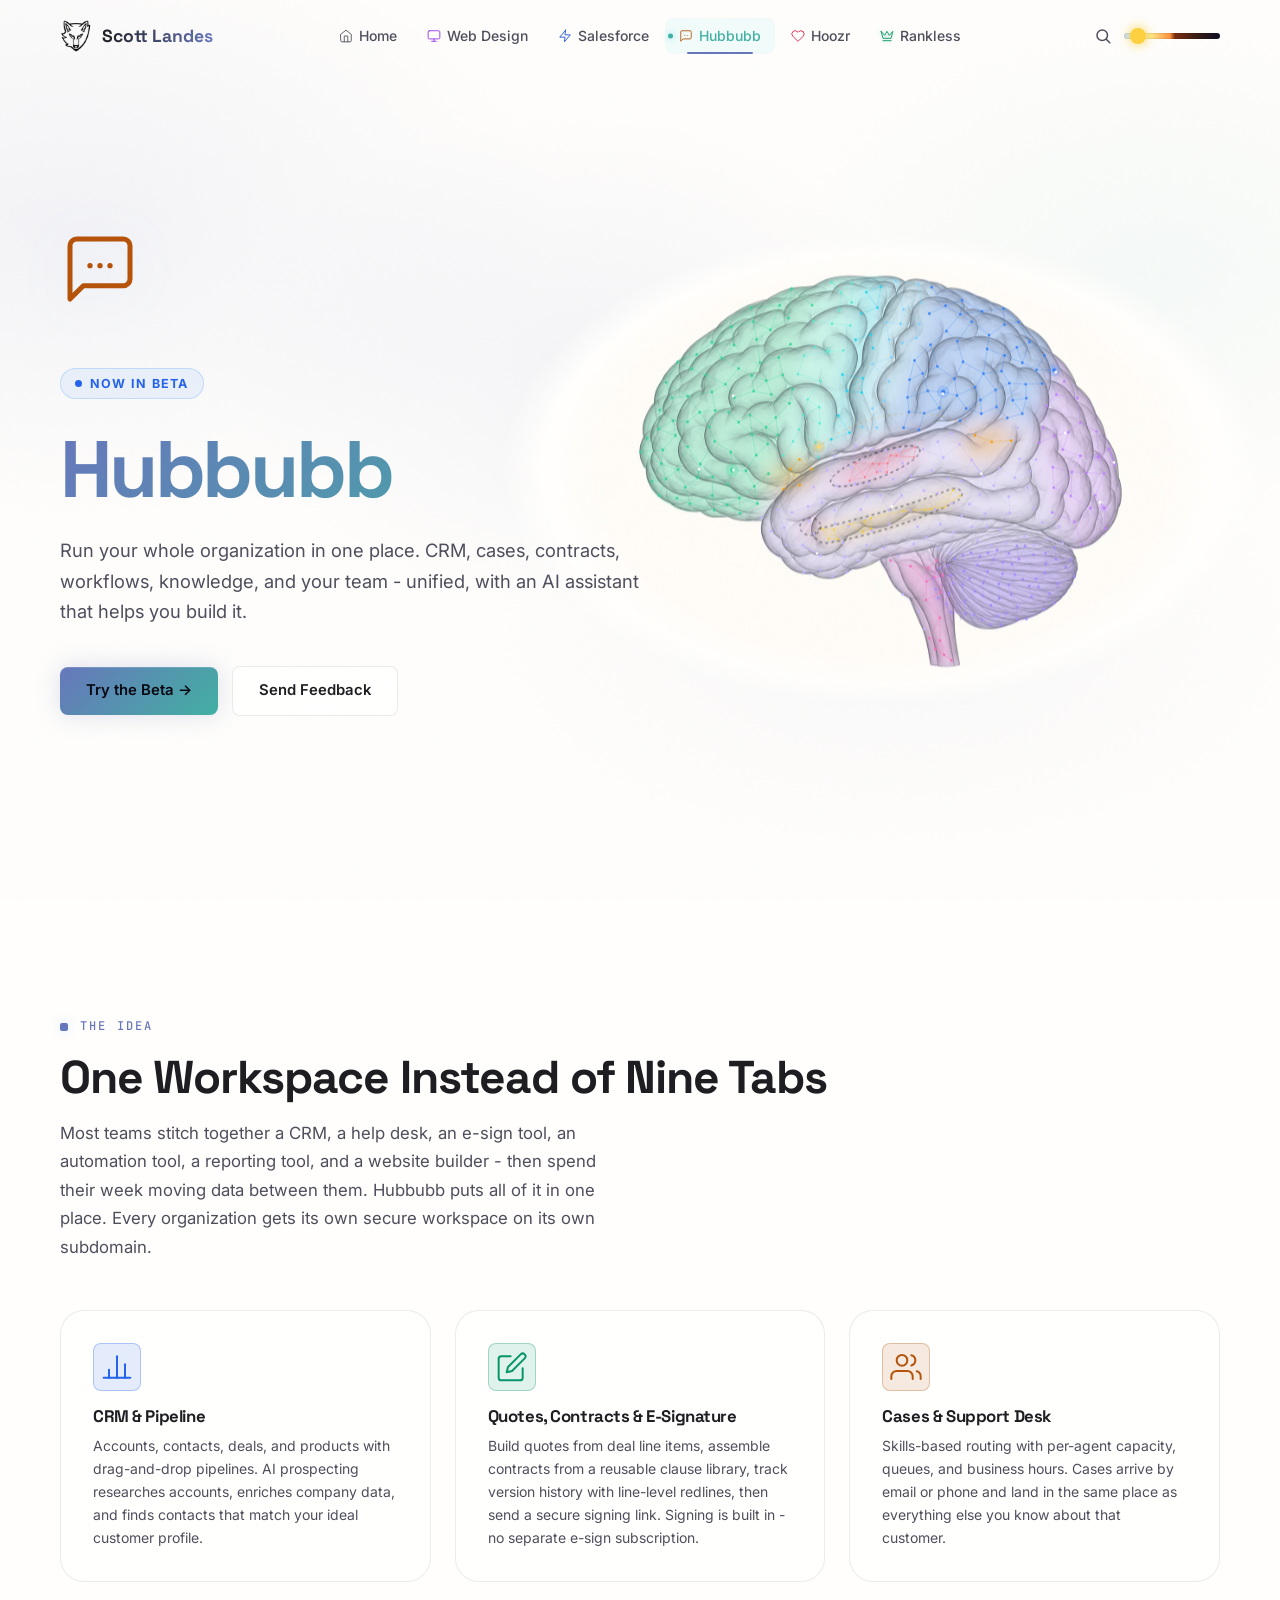
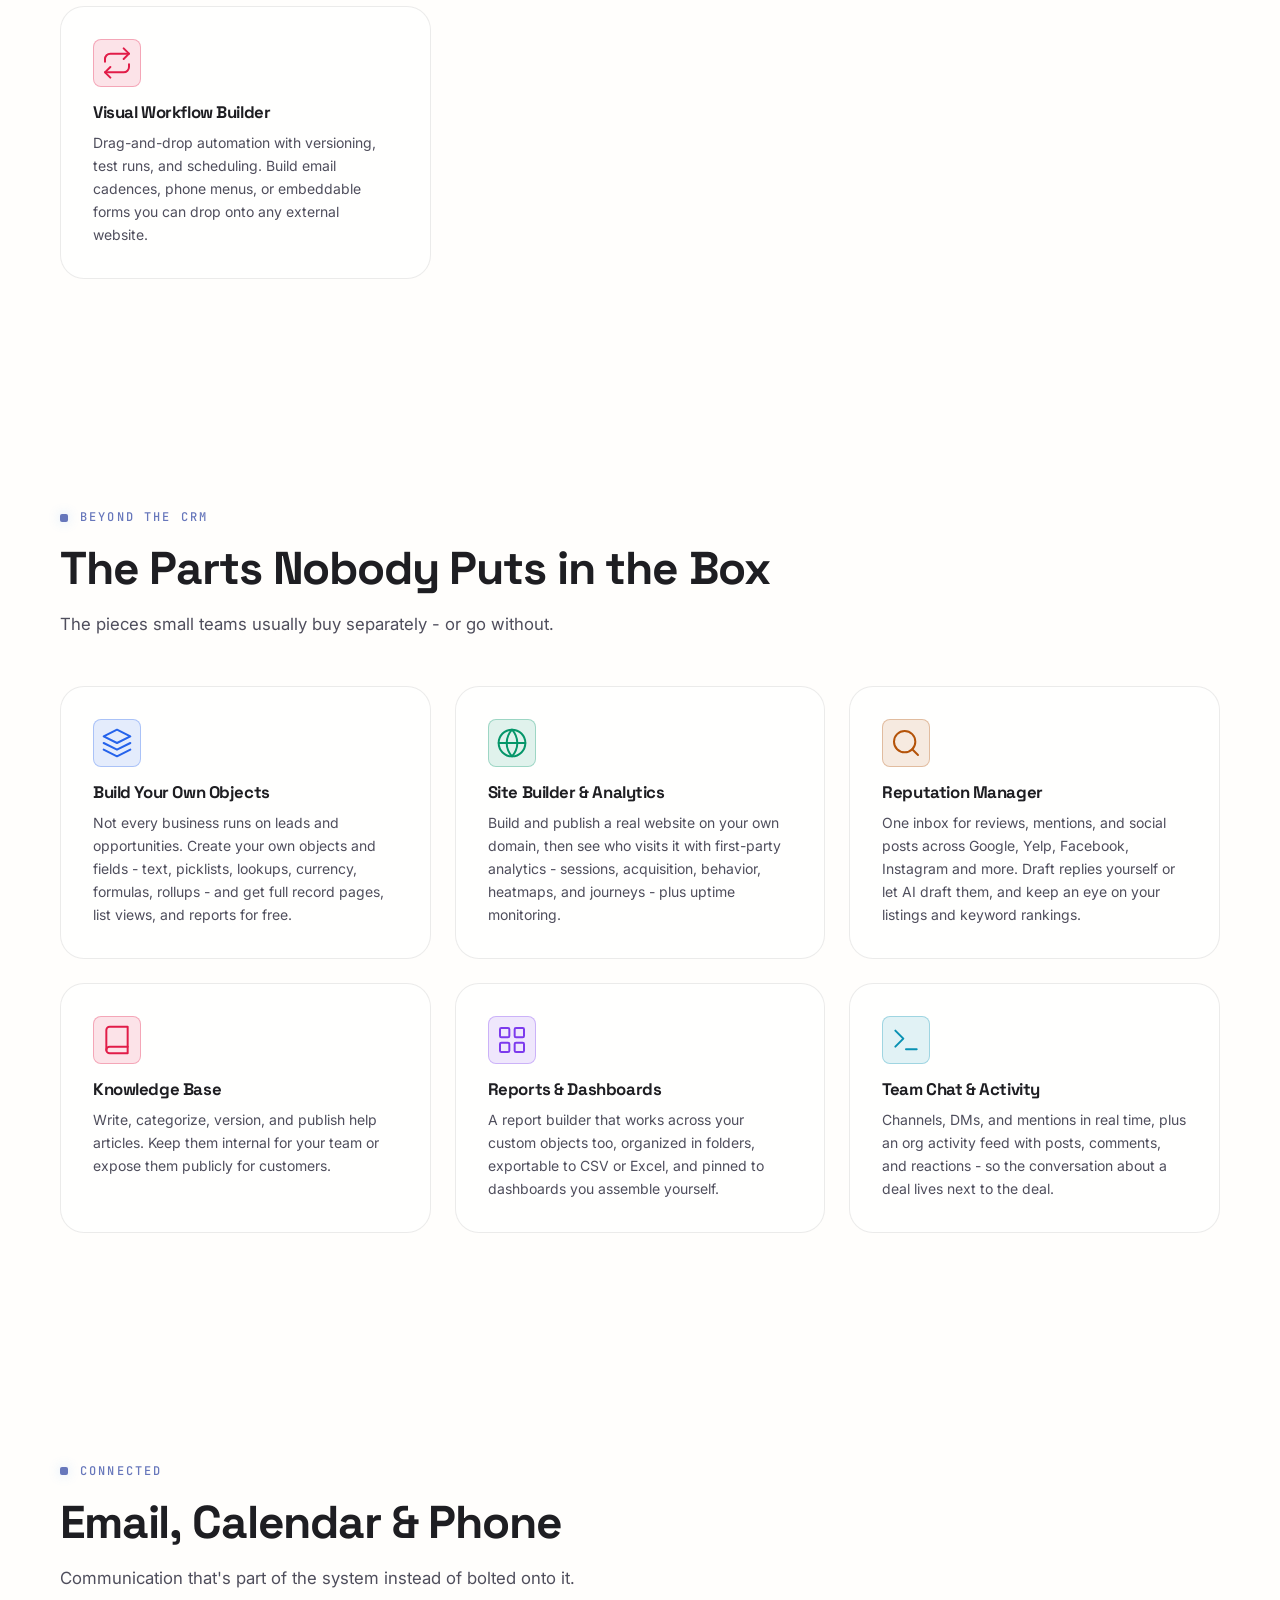
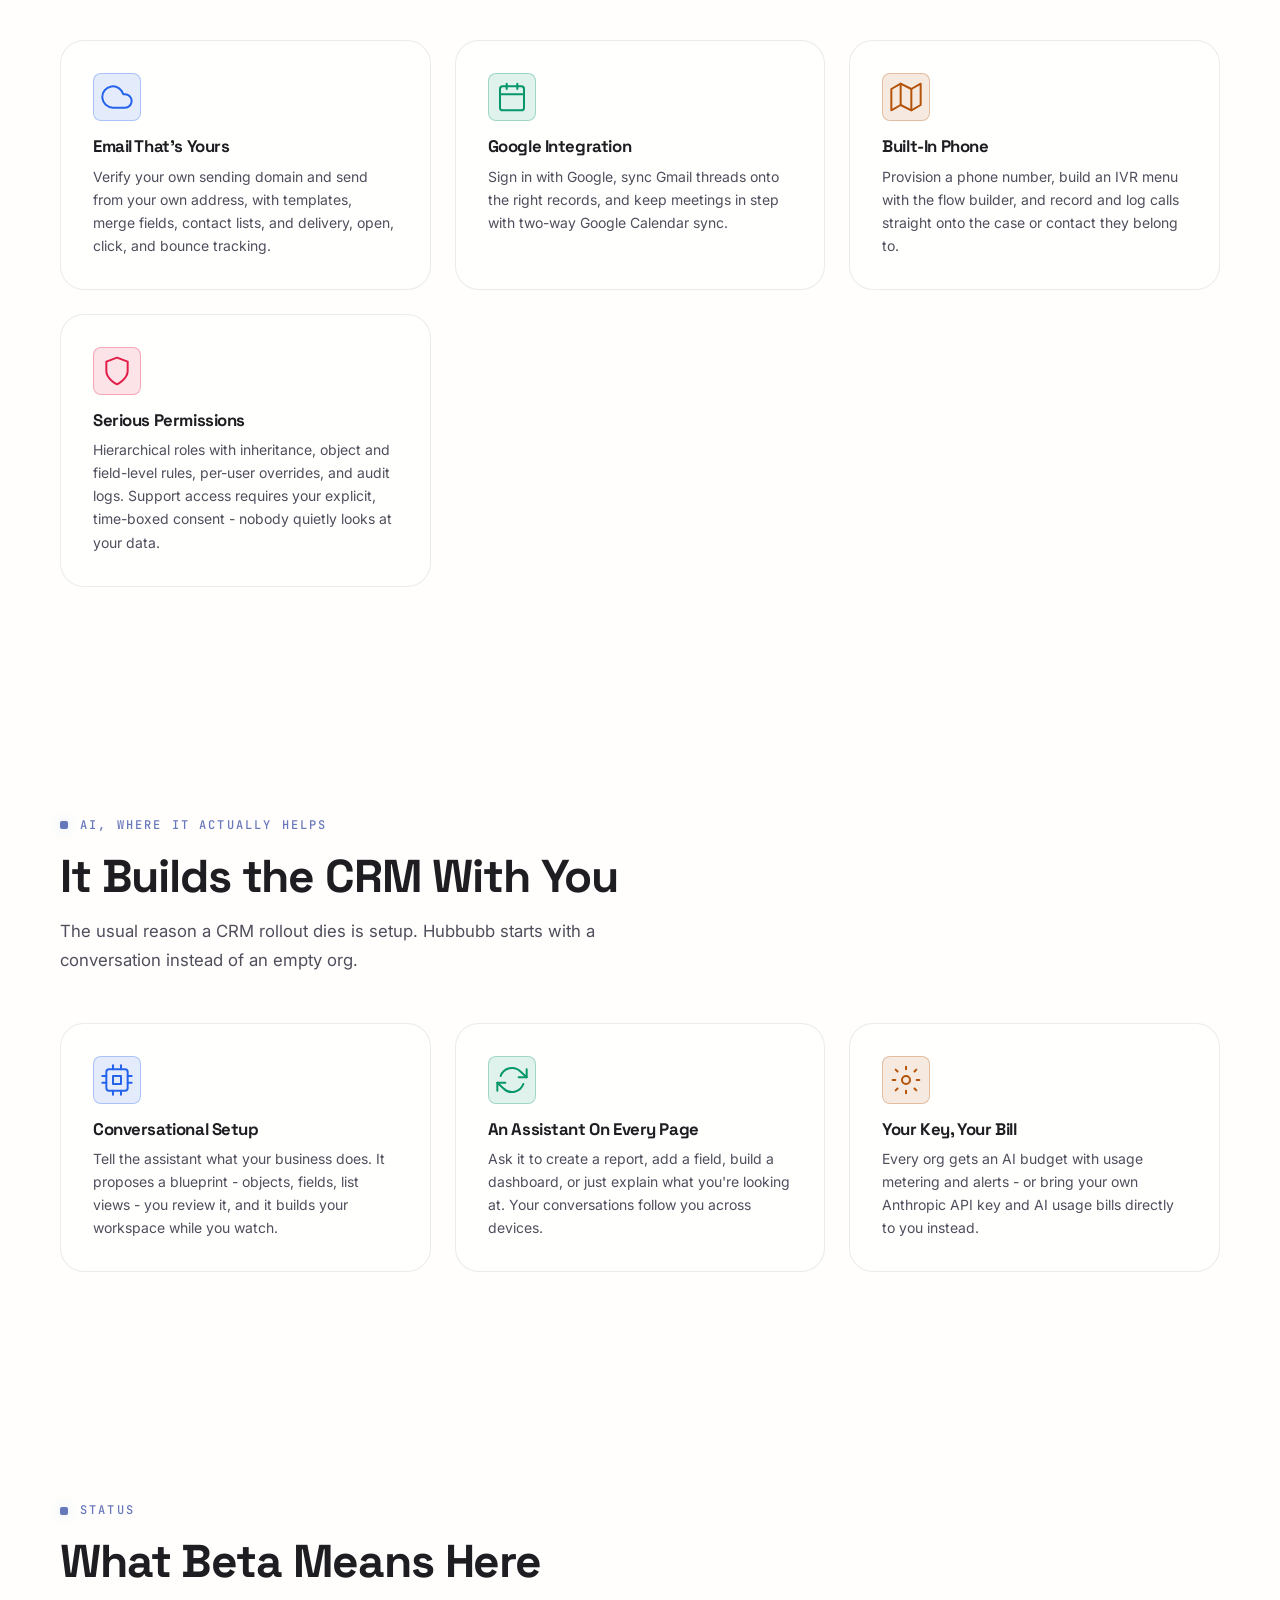
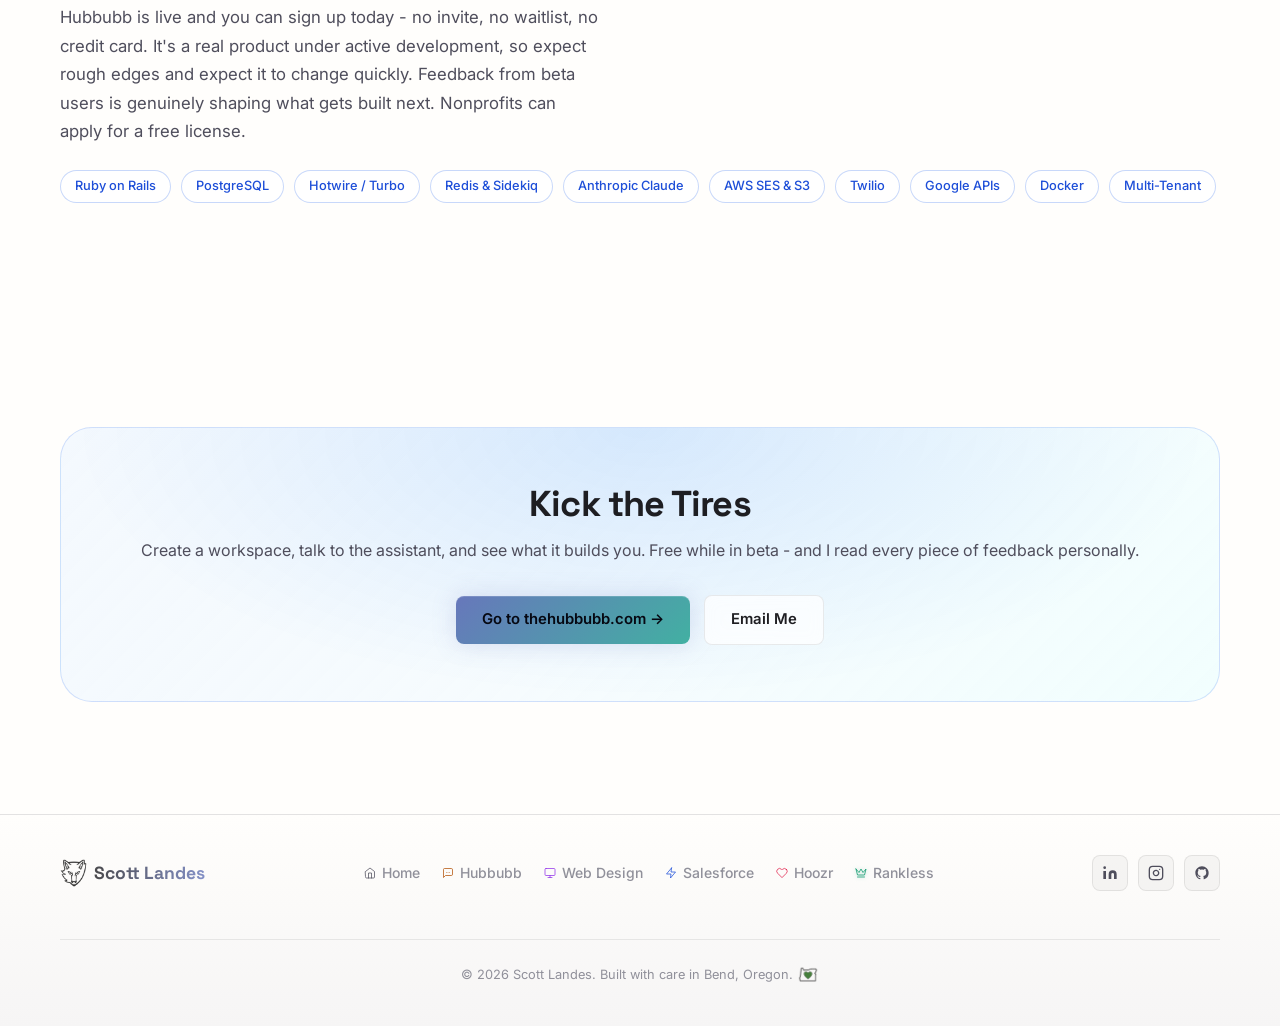
<file: pages/hubbub.html>
<!DOCTYPE html>
<html lang="en">
<head>
  <meta charset="UTF-8" />
  <meta http-equiv="refresh" content="0; url=hubbubb.html" />
  <link rel="canonical" href="https://scottjlandes.com/pages/hubbubb.html" />
  <meta name="robots" content="noindex" />
  <title>Redirecting to Hubbubb…</title>
  <script>window.location.replace("hubbubb.html" + window.location.hash);</script>
</head>
<body>
  <p>This page moved. <a href="hubbubb.html">Continue to Hubbubb</a>.</p>
</body>
</html>
</file>
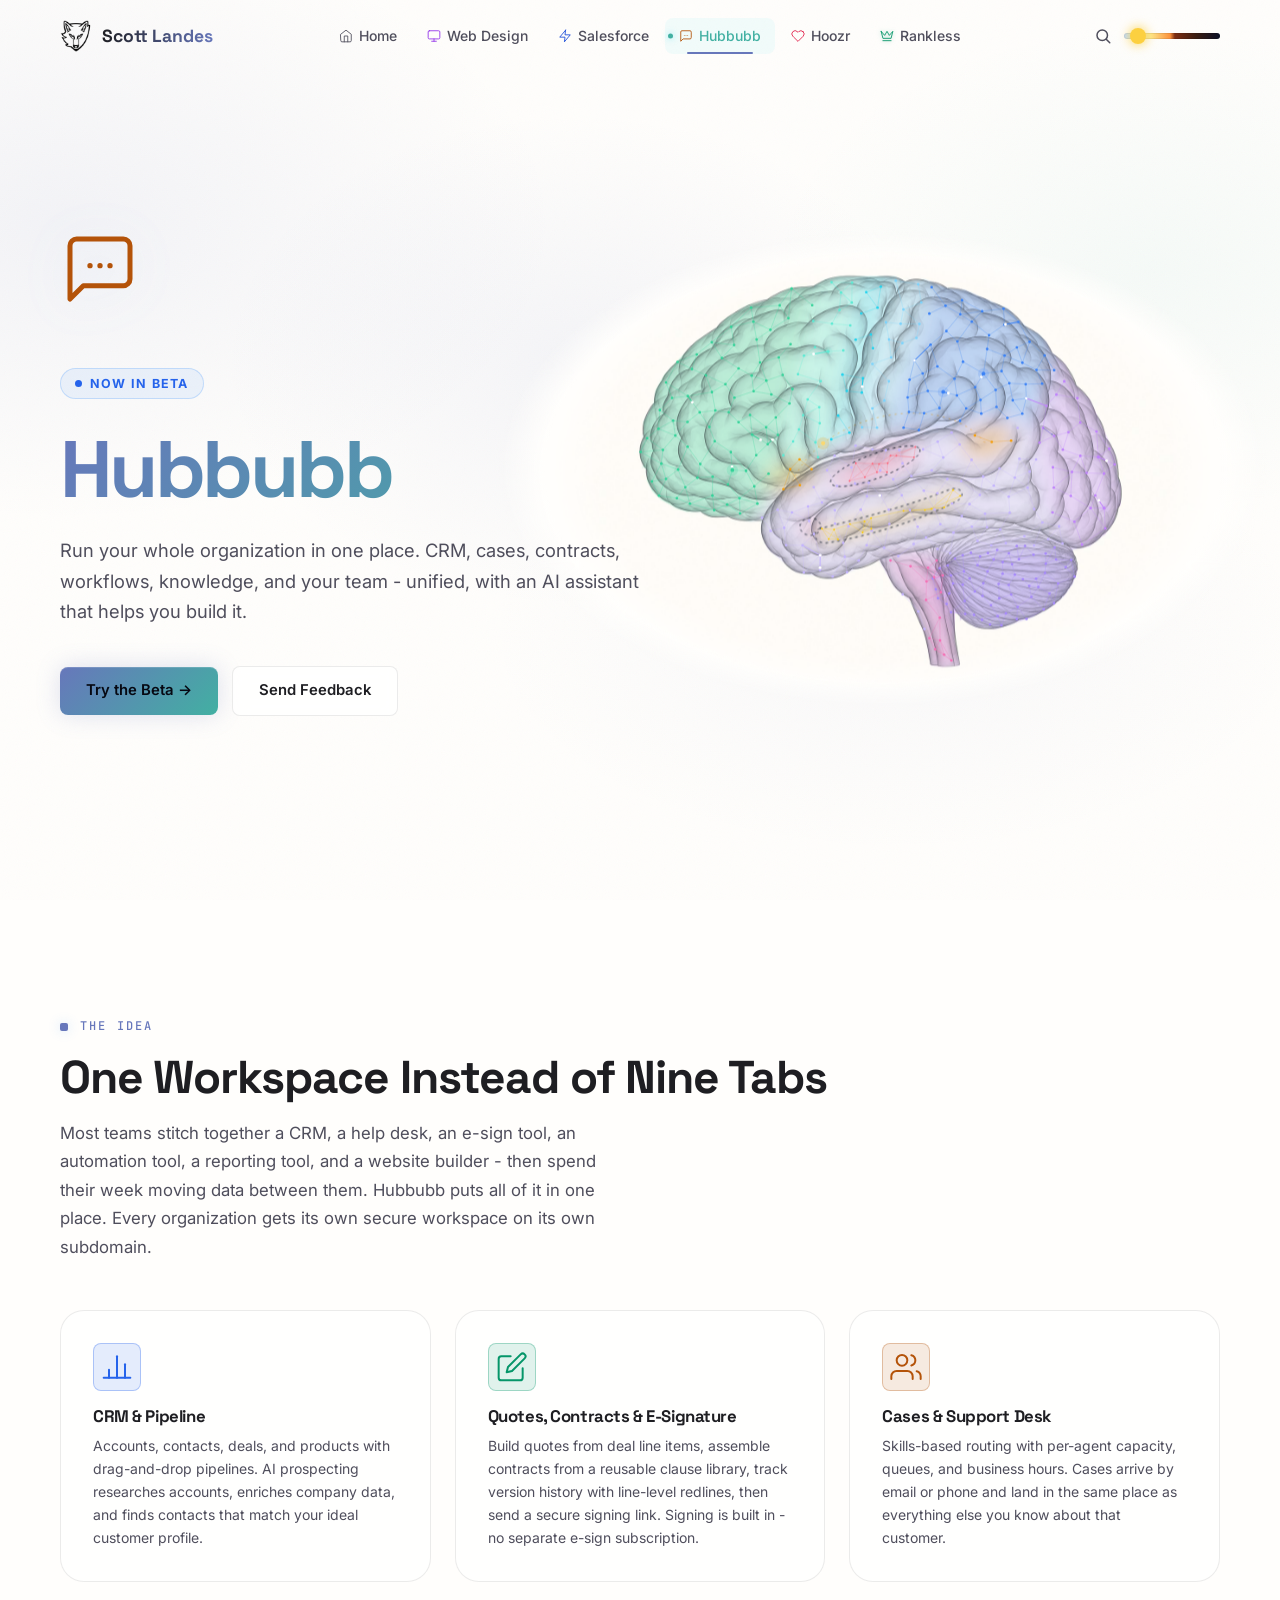
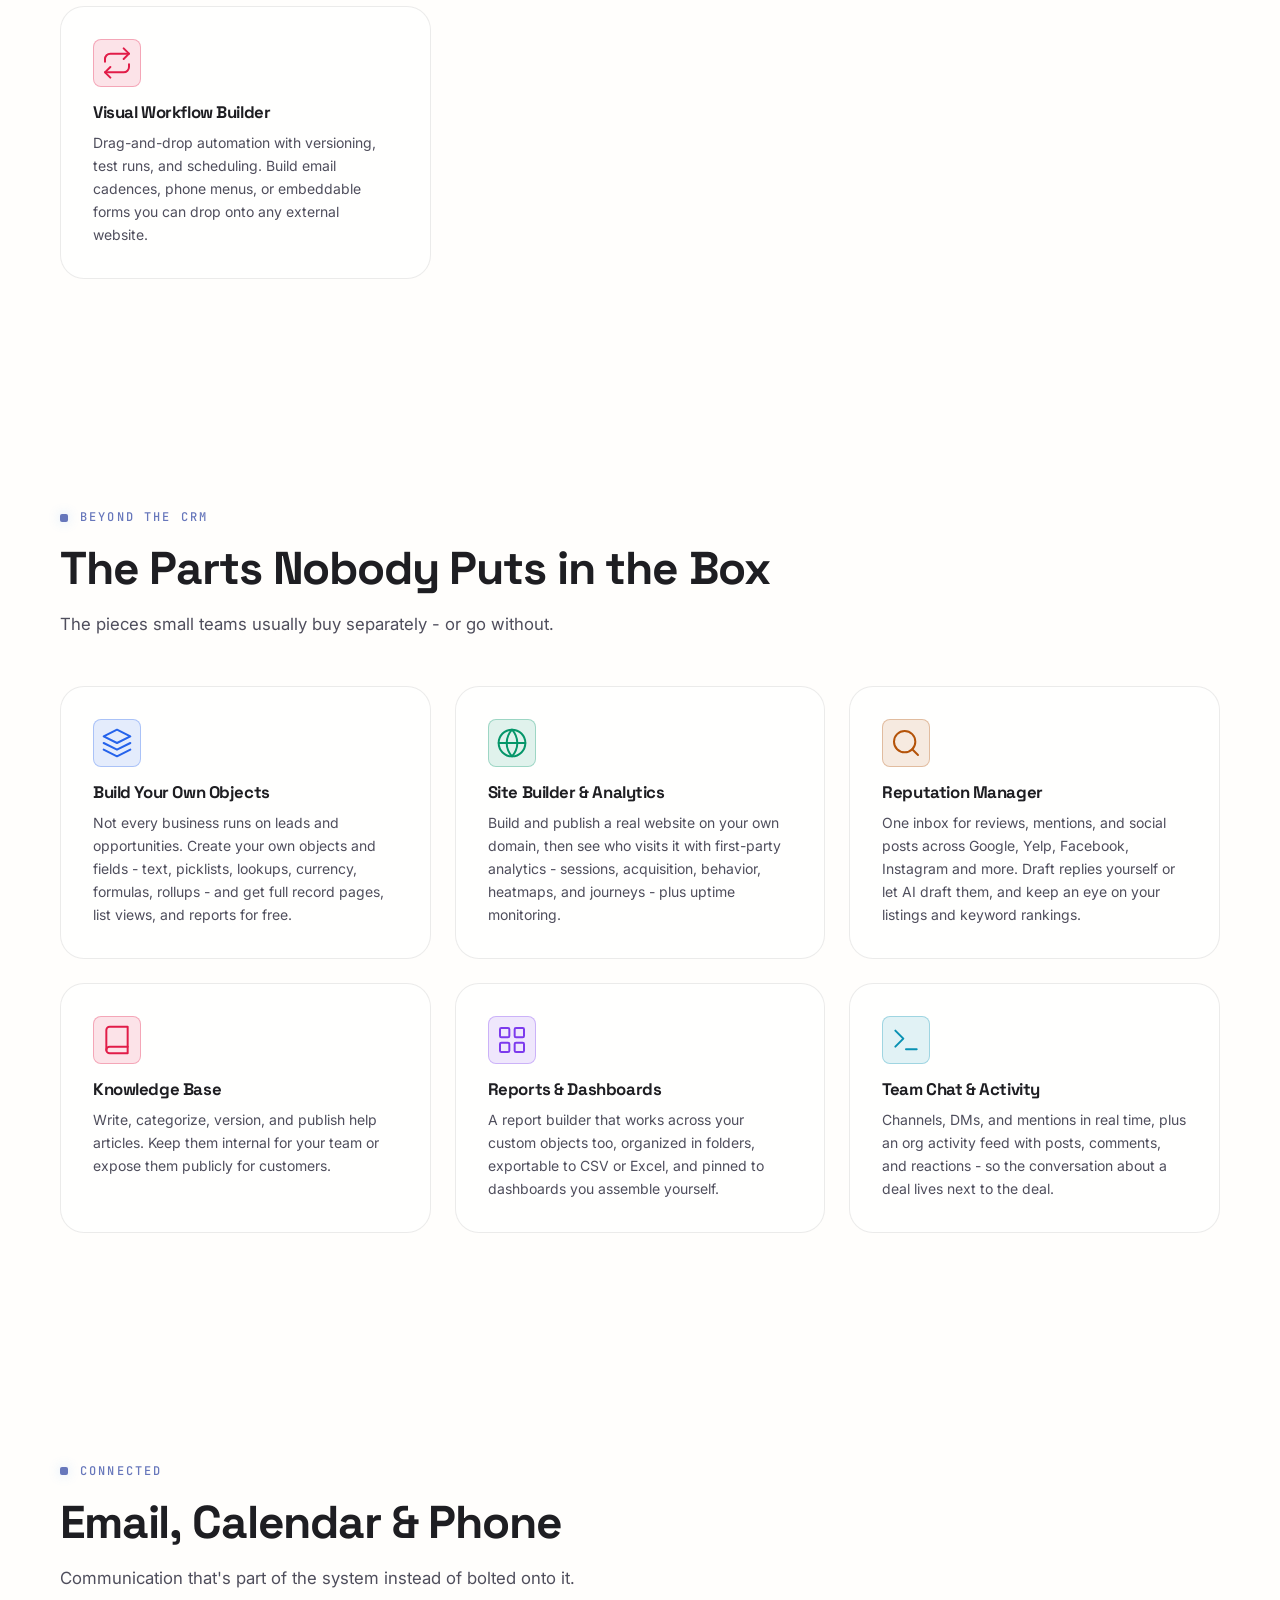
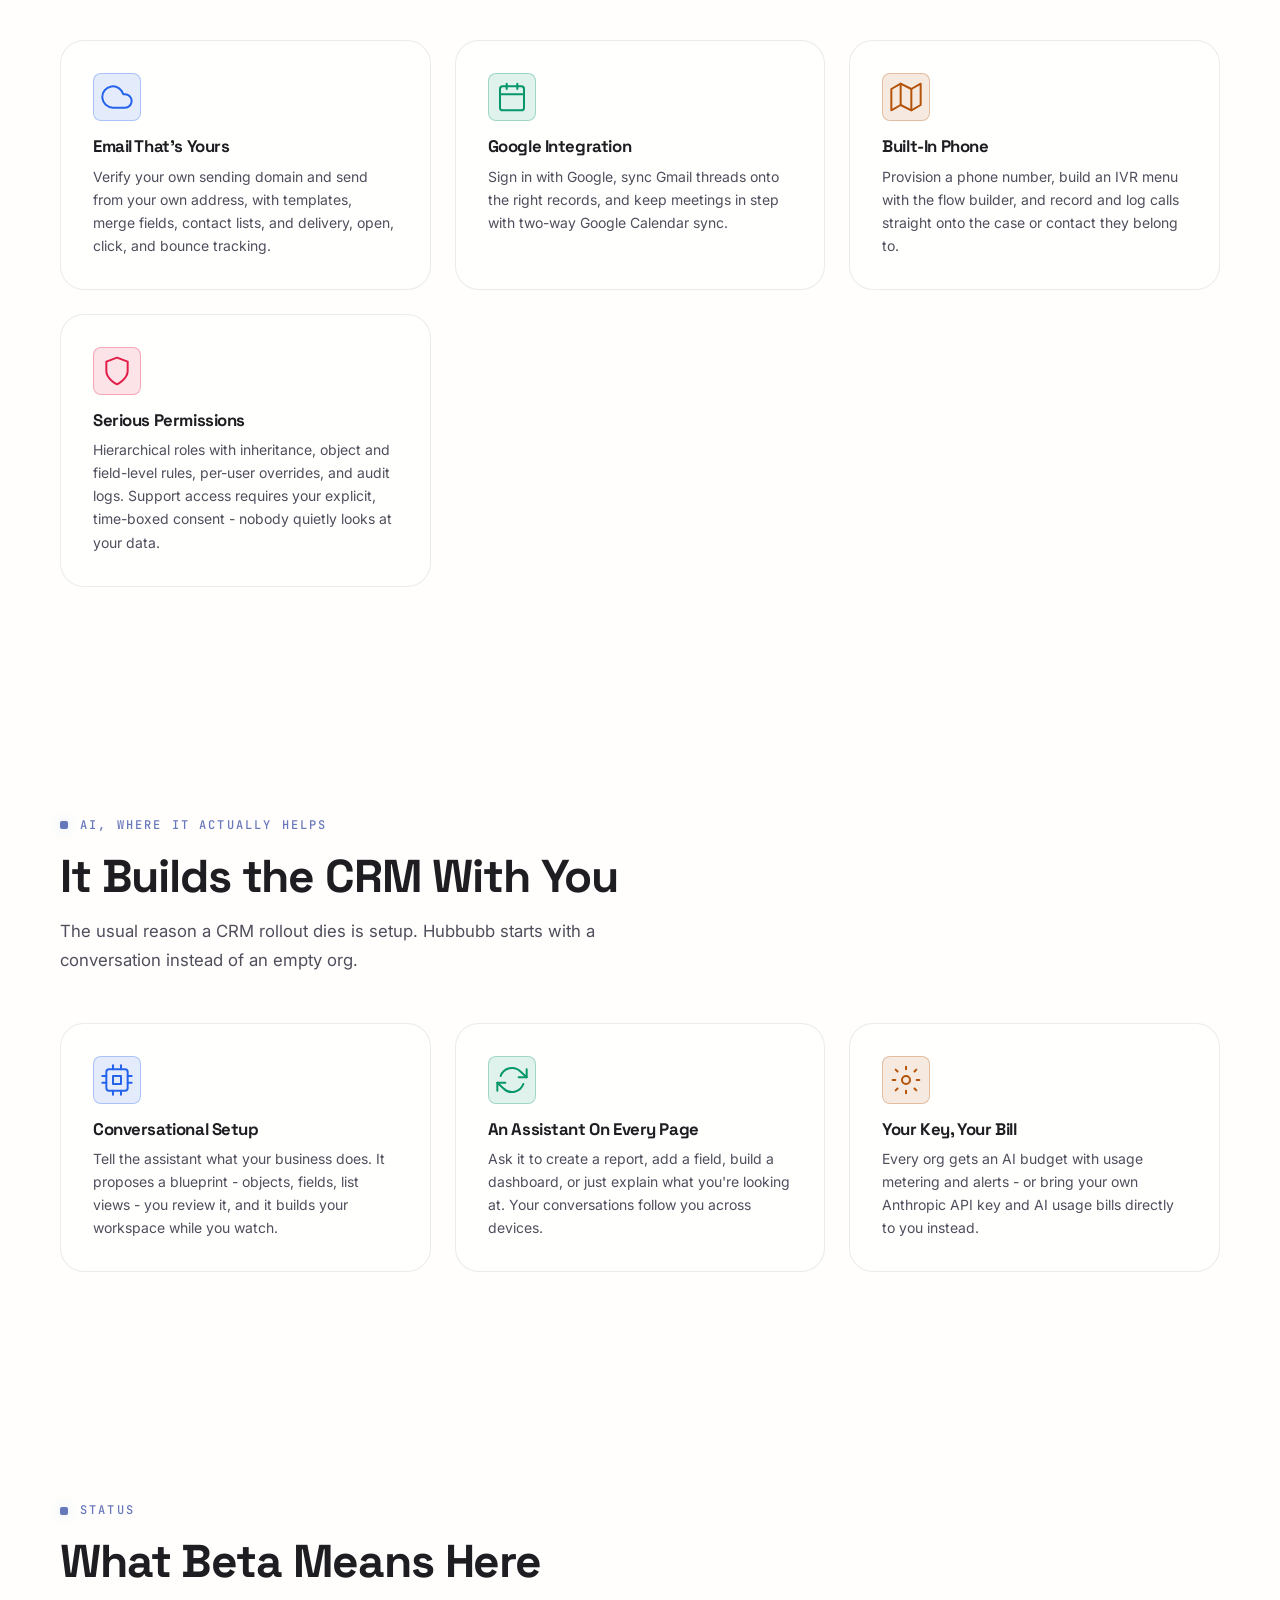
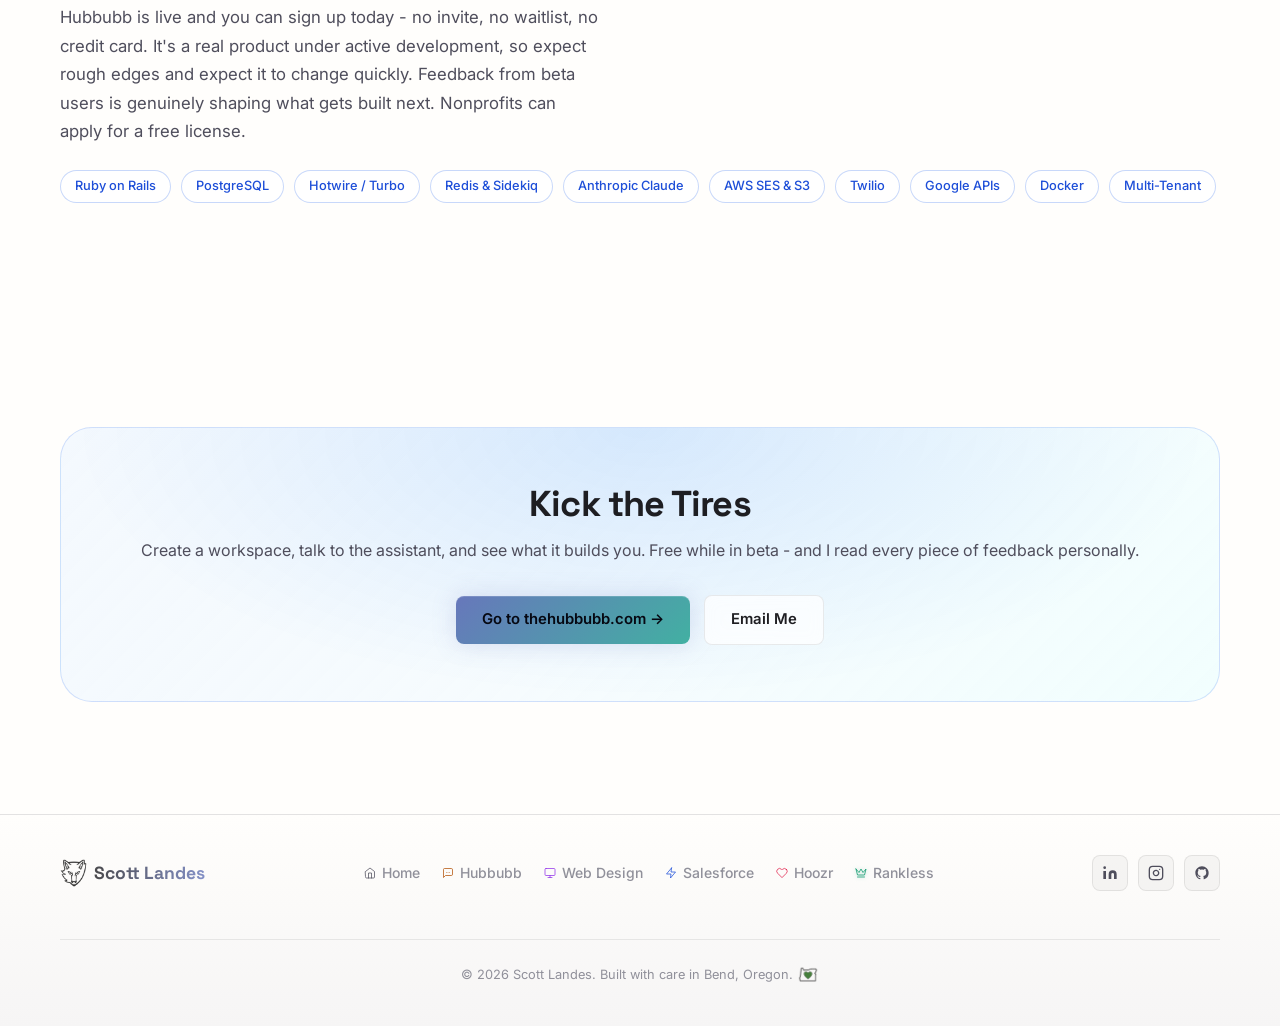
<file: pages/hubbubb.html>
<!DOCTYPE html>
<html lang="en">
<head>
  <meta charset="UTF-8" />
  <meta name="viewport" content="width=device-width, initial-scale=1.0" />

  <title>Hubbubb | Scott Landes</title>
  <meta name="description" content="Hubbubb is an AI-assisted business platform now in beta - CRM, support cases, contracts and e-signature, workflow automation, reports, and a site builder in one workspace." />
  <meta name="author" content="Scott Landes" />
  <link rel="canonical" href="https://scottjlandes.com/pages/hubbubb.html" />
  <link rel="icon" type="image/svg+xml" href="../images/icons/icon-logo.svg" />
  <link rel="icon" type="image/png" sizes="32x32" href="../images/icons/icon-logo.png" />
  <link rel="apple-touch-icon" href="../images/icons/icon-logo.png" />

  <meta property="og:type" content="website" />
  <meta property="og:url" content="https://scottjlandes.com/pages/hubbubb.html" />
  <meta property="og:title" content="Hubbubb | Business Platform in Beta | Scott Landes" />
  <meta property="og:description" content="Hubbubb is an AI-assisted business platform now in beta - CRM, support cases, contracts and e-signature, workflow automation, reports, and a site builder in one workspace." />
  <meta property="og:site_name" content="Scott Landes" />

  <meta name="twitter:card" content="summary" />
  <meta name="twitter:title" content="Hubbubb | Business Platform in Beta | Scott Landes" />
  <meta name="twitter:description" content="Hubbubb is an AI-assisted business platform now in beta - CRM, support cases, contracts and e-signature, workflow automation, reports, and a site builder in one workspace." />

  <script type="application/ld+json">
  {
    "@context": "https://schema.org",
    "@type": "Person",
    "name": "Scott Landes",
    "jobTitle": "Software Engineer & Web Designer",
    "url": "https://scottjlandes.com",
    "address": {
      "@type": "PostalAddress",
      "addressLocality": "Bend",
      "addressRegion": "OR",
      "addressCountry": "US"
    },
    "sameAs": [
      "https://www.linkedin.com/in/scott-and-vega",
      "https://www.instagram.com/scottnvega/"
    ]
  }
  </script>

  <link rel="preconnect" href="https://fonts.googleapis.com" />
  <link rel="preconnect" href="https://fonts.gstatic.com" crossorigin />
  <link href="https://fonts.googleapis.com/css2?family=Inter:wght@400;500;600&family=Space+Grotesk:wght@700;800&family=JetBrains+Mono:wght@400;500&display=swap" rel="stylesheet" />

  <link rel="stylesheet" href="../css/styles.css" />
  <script src="../js/sky.js"></script>
</head>

<body>
  <div class="page-bg" aria-hidden="true"></div>
  <div class="brain" aria-hidden="true" data-src="../images/brain-{theme}.jpg" data-home="all"></div>

  <header>
    <nav class="nav" aria-label="Main navigation">
      <div class="container">
        <div class="nav__inner">
          <a href="../index.html" class="nav__logo" aria-label="Scott Landes - Home"><img src="../images/icons/icon-logo.png" data-logo-light="../images/icons/icon-logo.png" data-logo-dark="../images/icons/icon-logo-dark.png" alt="" width="22" height="24"><span>Scott Landes</span></a>

          <ul class="nav__links" role="list">
            <li><a href="../index.html" class="nav__link"><svg class="ic-home" width="14" height="14" viewBox="0 0 24 24" fill="none" stroke="currentColor" stroke-width="1.5" stroke-linecap="round" stroke-linejoin="round" aria-hidden="true">
  <path d="M3 9l9-7 9 7v11a2 2 0 0 1-2 2H5a2 2 0 0 1-2-2z"/>
  <polyline points="9 22 9 12 15 12 15 22"/>
</svg>Home</a></li>
            <li><a href="web-design.html" class="nav__link"><svg class="ic-webdesign" width="14" height="14" viewBox="0 0 24 24" fill="none" stroke="currentColor" stroke-width="1.5" stroke-linecap="round" stroke-linejoin="round" aria-hidden="true">
  <rect x="2" y="3" width="20" height="14" rx="2" ry="2"/>
  <line x1="8" y1="21" x2="16" y2="21"/>
  <line x1="12" y1="17" x2="12" y2="21"/>
</svg>Web Design</a></li>
            <li><a href="salesforce.html" class="nav__link"><svg class="ic-salesforce" width="14" height="14" viewBox="0 0 24 24" fill="none" stroke="currentColor" stroke-width="1.5" stroke-linecap="round" stroke-linejoin="round" aria-hidden="true">
  <polygon points="13 2 3 14 12 14 11 22 21 10 12 10 13 2"/>
</svg>Salesforce</a></li>
            <li><a href="hubbubb.html" class="nav__link active" aria-current="page"><svg class="ic-hubbub" width="14" height="14" viewBox="0 0 24 24" fill="none" stroke="currentColor" stroke-width="1.5" stroke-linecap="round" stroke-linejoin="round" aria-hidden="true">
  <path d="M21 15a2 2 0 0 1-2 2H7l-4 4V5a2 2 0 0 1 2-2h14a2 2 0 0 1 2 2z"/>
  <circle cx="9" cy="11" r="0.8" fill="currentColor" stroke="none"/>
  <circle cx="12" cy="11" r="0.8" fill="currentColor" stroke="none"/>
  <circle cx="15" cy="11" r="0.8" fill="currentColor" stroke="none"/>
</svg>Hubbubb</a></li>
            <li><a href="hoozr.html" class="nav__link"><svg class="ic-hoozr" width="14" height="14" viewBox="0 0 24 24" fill="none" stroke="currentColor" stroke-width="1.5" stroke-linecap="round" stroke-linejoin="round" aria-hidden="true">
  <path d="M20.84 4.61a5.5 5.5 0 0 0-7.78 0L12 5.67l-1.06-1.06a5.5 5.5 0 0 0-7.78 7.78l1.06 1.06L12 21.23l7.78-7.78 1.06-1.06a5.5 5.5 0 0 0 0-7.78z"/>
</svg>Hoozr</a></li>
            <li><a href="rankless.html" class="nav__link"><svg class="ic-rankless" width="14" height="14" viewBox="0 0 24 24" fill="none" stroke="currentColor" stroke-width="1.5" stroke-linecap="round" stroke-linejoin="round" aria-hidden="true">
  <path d="M2 4l3 12h14l3-12-6 7-4-7-4 7-6-7z"/>
  <line x1="5" y1="20" x2="19" y2="20"/>
</svg>Rankless</a></li>
          </ul>

          <div class="nav__theme sky">
            <input class="sky__range" type="range" min="0" max="100" step="0.1" aria-label="Time of day" title="Time of day in Bend, Oregon - drag to change">
            <button class="sky__now" type="button" hidden>Now</button>
          </div>
          <button class="nav__ham" aria-label="Open mobile menu" aria-expanded="false">
            <span></span>
            <span></span>
            <span></span>
          </button>
        </div>
      </div>
    </nav>

    <div class="nav__mobile" aria-hidden="true">
      <a href="../index.html" class="nav__mobile-link"><svg class="ic-home" width="28" height="28" viewBox="0 0 24 24" fill="none" stroke="currentColor" stroke-width="1.5" stroke-linecap="round" stroke-linejoin="round" aria-hidden="true">
  <path d="M3 9l9-7 9 7v11a2 2 0 0 1-2 2H5a2 2 0 0 1-2-2z"/>
  <polyline points="9 22 9 12 15 12 15 22"/>
</svg>Home</a>
      <a href="web-design.html" class="nav__mobile-link"><svg class="ic-webdesign" width="28" height="28" viewBox="0 0 24 24" fill="none" stroke="currentColor" stroke-width="1.5" stroke-linecap="round" stroke-linejoin="round" aria-hidden="true">
  <rect x="2" y="3" width="20" height="14" rx="2" ry="2"/>
  <line x1="8" y1="21" x2="16" y2="21"/>
  <line x1="12" y1="17" x2="12" y2="21"/>
</svg>Web Design</a>
      <a href="salesforce.html" class="nav__mobile-link"><svg class="ic-salesforce" width="28" height="28" viewBox="0 0 24 24" fill="none" stroke="currentColor" stroke-width="1.5" stroke-linecap="round" stroke-linejoin="round" aria-hidden="true">
  <polygon points="13 2 3 14 12 14 11 22 21 10 12 10 13 2"/>
</svg>Salesforce</a>
      <a href="hubbubb.html" class="nav__mobile-link"><svg class="ic-hubbub" width="28" height="28" viewBox="0 0 24 24" fill="none" stroke="currentColor" stroke-width="1.5" stroke-linecap="round" stroke-linejoin="round" aria-hidden="true">
  <path d="M21 15a2 2 0 0 1-2 2H7l-4 4V5a2 2 0 0 1 2-2h14a2 2 0 0 1 2 2z"/>
  <circle cx="9" cy="11" r="0.8" fill="currentColor" stroke="none"/>
  <circle cx="12" cy="11" r="0.8" fill="currentColor" stroke="none"/>
  <circle cx="15" cy="11" r="0.8" fill="currentColor" stroke="none"/>
</svg>Hubbubb</a>
      <a href="hoozr.html" class="nav__mobile-link"><svg class="ic-hoozr" width="28" height="28" viewBox="0 0 24 24" fill="none" stroke="currentColor" stroke-width="1.5" stroke-linecap="round" stroke-linejoin="round" aria-hidden="true">
  <path d="M20.84 4.61a5.5 5.5 0 0 0-7.78 0L12 5.67l-1.06-1.06a5.5 5.5 0 0 0-7.78 7.78l1.06 1.06L12 21.23l7.78-7.78 1.06-1.06a5.5 5.5 0 0 0 0-7.78z"/>
</svg>Hoozr</a>
      <a href="rankless.html" class="nav__mobile-link"><svg class="ic-rankless" width="28" height="28" viewBox="0 0 24 24" fill="none" stroke="currentColor" stroke-width="1.5" stroke-linecap="round" stroke-linejoin="round" aria-hidden="true">
  <path d="M2 4l3 12h14l3-12-6 7-4-7-4 7-6-7z"/>
  <line x1="5" y1="20" x2="19" y2="20"/>
</svg>Rankless</a>
    </div>
  </header>

  <main>

    <section class="cs-hero" aria-label="Hubbubb - Now in Beta">
      <div class="hero__grid"></div>

      <div class="container">
        <div class="cs-hero__content reveal">
          <div class="cs-hero__logo" aria-hidden="true"><svg class="ic-hubbub" width="80" height="80" viewBox="0 0 24 24" fill="none" stroke="currentColor" stroke-width="1.5" stroke-linecap="round" stroke-linejoin="round" aria-hidden="true">
  <path d="M21 15a2 2 0 0 1-2 2H7l-4 4V5a2 2 0 0 1 2-2h14a2 2 0 0 1 2 2z"/>
  <circle cx="9" cy="11" r="0.8" fill="currentColor" stroke="none"/>
  <circle cx="12" cy="11" r="0.8" fill="currentColor" stroke="none"/>
  <circle cx="15" cy="11" r="0.8" fill="currentColor" stroke="none"/>
</svg></div>
          <p class="cs-hero__tag cs-hero__tag--beta">Now in Beta</p>
          <h1 class="cs-hero__title gradient-text">Hubbubb</h1>
          <p class="cs-hero__desc">Run your whole organization in one place. CRM, cases, contracts, workflows, knowledge, and your team - unified, with an AI assistant that helps you build it.</p>
          <div class="hero__actions">
            <a href="https://thehubbubb.com" target="_blank" rel="noopener noreferrer" class="btn btn-primary">Try the Beta →</a>
            <a href="mailto:scottandvega@gmail.com?subject=Hubbubb%20Beta%20Feedback" class="btn btn-ghost">Send Feedback</a>
          </div>
        </div>
      </div>
    </section>

    <section aria-labelledby="hubbubb-vision-title" data-brain="parietal">
      <div class="container">
        <p class="label reveal">The Idea</p>
        <h2 class="section-title reveal reveal-d1" id="hubbubb-vision-title">One Workspace Instead of Nine Tabs</h2>
        <p class="section-desc reveal reveal-d2">Most teams stitch together a CRM, a help desk, an e-sign tool, an automation tool, a reporting tool, and a website builder - then spend their week moving data between them. Hubbubb puts all of it in one place. Every organization gets its own secure workspace on its own subdomain.</p>

        <div class="feature-grid">

          <div class="card reveal reveal-d1">
            <div class="feature-card__icon" aria-hidden="true"><svg class="ic-chart" width="32" height="32" viewBox="0 0 24 24" fill="none" stroke="currentColor" stroke-width="1.5" stroke-linecap="round" stroke-linejoin="round" aria-hidden="true">
  <line x1="18" y1="20" x2="18" y2="10"/>
  <line x1="12" y1="20" x2="12" y2="4"/>
  <line x1="6" y1="20" x2="6" y2="14"/>
  <line x1="2" y1="20" x2="22" y2="20"/>
</svg></div>
            <h3 class="feature-card__title">CRM &amp; Pipeline</h3>
            <p class="feature-card__desc">Accounts, contacts, deals, and products with drag-and-drop pipelines. AI prospecting researches accounts, enriches company data, and finds contacts that match your ideal customer profile.</p>
          </div>

          <div class="card reveal reveal-d2">
            <div class="feature-card__icon" aria-hidden="true"><svg class="ic-pen" width="32" height="32" viewBox="0 0 24 24" fill="none" stroke="currentColor" stroke-width="1.5" stroke-linecap="round" stroke-linejoin="round" aria-hidden="true">
  <path d="M11 4H4a2 2 0 0 0-2 2v14a2 2 0 0 0 2 2h14a2 2 0 0 0 2-2v-7"/>
  <path d="M18.5 2.5a2.121 2.121 0 0 1 3 3L12 15l-4 1 1-4 9.5-9.5z"/>
</svg></div>
            <h3 class="feature-card__title">Quotes, Contracts &amp; E-Signature</h3>
            <p class="feature-card__desc">Build quotes from deal line items, assemble contracts from a reusable clause library, track version history with line-level redlines, then send a secure signing link. Signing is built in - no separate e-sign subscription.</p>
          </div>

          <div class="card reveal reveal-d3">
            <div class="feature-card__icon" aria-hidden="true"><svg class="ic-users" width="32" height="32" viewBox="0 0 24 24" fill="none" stroke="currentColor" stroke-width="1.5" stroke-linecap="round" stroke-linejoin="round" aria-hidden="true">
  <path d="M17 21v-2a4 4 0 0 0-4-4H5a4 4 0 0 0-4 4v2"/>
  <circle cx="9" cy="7" r="4"/>
  <path d="M23 21v-2a4 4 0 0 0-3-3.87"/>
  <path d="M16 3.13a4 4 0 0 1 0 7.75"/>
</svg></div>
            <h3 class="feature-card__title">Cases &amp; Support Desk</h3>
            <p class="feature-card__desc">Skills-based routing with per-agent capacity, queues, and business hours. Cases arrive by email or phone and land in the same place as everything else you know about that customer.</p>
          </div>

          <div class="card reveal reveal-d4">
            <div class="feature-card__icon" aria-hidden="true"><svg class="ic-refresh" width="32" height="32" viewBox="0 0 24 24" fill="none" stroke="currentColor" stroke-width="1.5" stroke-linecap="round" stroke-linejoin="round" aria-hidden="true">
  <polyline points="17 1 21 5 17 9"/>
  <path d="M3 11V9a4 4 0 0 1 4-4h14"/>
  <polyline points="7 23 3 19 7 15"/>
  <path d="M21 13v2a4 4 0 0 1-4 4H3"/>
</svg></div>
            <h3 class="feature-card__title">Visual Workflow Builder</h3>
            <p class="feature-card__desc">Drag-and-drop automation with versioning, test runs, and scheduling. Build email cadences, phone menus, or embeddable forms you can drop onto any external website.</p>
          </div>

        </div>
      </div>
    </section>

    <section aria-labelledby="hubbubb-more-title" data-brain="occipital">
      <div class="container">
        <p class="label reveal">Beyond the CRM</p>
        <h2 class="section-title reveal reveal-d1" id="hubbubb-more-title">The Parts Nobody Puts in the Box</h2>
        <p class="section-desc reveal reveal-d2">The pieces small teams usually buy separately - or go without.</p>

        <div class="feature-grid">

          <div class="card reveal reveal-d1">
            <div class="feature-card__icon" aria-hidden="true"><svg class="ic-layers" width="32" height="32" viewBox="0 0 24 24" fill="none" stroke="currentColor" stroke-width="1.5" stroke-linecap="round" stroke-linejoin="round" aria-hidden="true">
  <polygon points="12 2 2 7 12 12 22 7 12 2"/>
  <polyline points="2 17 12 22 22 17"/>
  <polyline points="2 12 12 17 22 12"/>
</svg></div>
            <h3 class="feature-card__title">Build Your Own Objects</h3>
            <p class="feature-card__desc">Not every business runs on leads and opportunities. Create your own objects and fields - text, picklists, lookups, currency, formulas, rollups - and get full record pages, list views, and reports for free.</p>
          </div>

          <div class="card reveal reveal-d2">
            <div class="feature-card__icon" aria-hidden="true"><svg class="ic-globe" width="32" height="32" viewBox="0 0 24 24" fill="none" stroke="currentColor" stroke-width="1.5" stroke-linecap="round" stroke-linejoin="round" aria-hidden="true">
  <circle cx="12" cy="12" r="10"/>
  <line x1="2" y1="12" x2="22" y2="12"/>
  <path d="M12 2a15.3 15.3 0 0 1 4 10 15.3 15.3 0 0 1-4 10 15.3 15.3 0 0 1-4-10 15.3 15.3 0 0 1 4-10z"/>
</svg></div>
            <h3 class="feature-card__title">Site Builder &amp; Analytics</h3>
            <p class="feature-card__desc">Build and publish a real website on your own domain, then see who visits it with first-party analytics - sessions, acquisition, behavior, heatmaps, and journeys - plus uptime monitoring.</p>
          </div>

          <div class="card reveal reveal-d3">
            <div class="feature-card__icon" aria-hidden="true"><svg class="ic-search" width="32" height="32" viewBox="0 0 24 24" fill="none" stroke="currentColor" stroke-width="1.5" stroke-linecap="round" stroke-linejoin="round" aria-hidden="true">
  <circle cx="11" cy="11" r="8"/>
  <line x1="21" y1="21" x2="16.65" y2="16.65"/>
</svg></div>
            <h3 class="feature-card__title">Reputation Manager</h3>
            <p class="feature-card__desc">One inbox for reviews, mentions, and social posts across Google, Yelp, Facebook, Instagram and more. Draft replies yourself or let AI draft them, and keep an eye on your listings and keyword rankings.</p>
          </div>

          <div class="card reveal reveal-d4">
            <div class="feature-card__icon" aria-hidden="true"><svg class="ic-book" width="32" height="32" viewBox="0 0 24 24" fill="none" stroke="currentColor" stroke-width="1.5" stroke-linecap="round" stroke-linejoin="round" aria-hidden="true">
  <path d="M4 19.5A2.5 2.5 0 0 1 6.5 17H20"/>
  <path d="M6.5 2H20v20H6.5A2.5 2.5 0 0 1 4 19.5v-15A2.5 2.5 0 0 1 6.5 2z"/>
</svg></div>
            <h3 class="feature-card__title">Knowledge Base</h3>
            <p class="feature-card__desc">Write, categorize, version, and publish help articles. Keep them internal for your team or expose them publicly for customers.</p>
          </div>

          <div class="card reveal reveal-d5">
            <div class="feature-card__icon" aria-hidden="true"><svg class="ic-component" width="32" height="32" viewBox="0 0 24 24" fill="none" stroke="currentColor" stroke-width="1.5" stroke-linecap="round" stroke-linejoin="round" aria-hidden="true">
  <rect x="3" y="3" width="7" height="7" rx="1"/>
  <rect x="14" y="3" width="7" height="7" rx="1"/>
  <rect x="14" y="14" width="7" height="7" rx="1"/>
  <rect x="3" y="14" width="7" height="7" rx="1"/>
</svg></div>
            <h3 class="feature-card__title">Reports &amp; Dashboards</h3>
            <p class="feature-card__desc">A report builder that works across your custom objects too, organized in folders, exportable to CSV or Excel, and pinned to dashboards you assemble yourself.</p>
          </div>

          <div class="card reveal reveal-d6">
            <div class="feature-card__icon" aria-hidden="true"><svg class="ic-terminal" width="32" height="32" viewBox="0 0 24 24" fill="none" stroke="currentColor" stroke-width="1.5" stroke-linecap="round" stroke-linejoin="round" aria-hidden="true">
  <polyline points="4 17 10 11 4 5"/>
  <line x1="12" y1="19" x2="20" y2="19"/>
</svg></div>
            <h3 class="feature-card__title">Team Chat &amp; Activity</h3>
            <p class="feature-card__desc">Channels, DMs, and mentions in real time, plus an org activity feed with posts, comments, and reactions - so the conversation about a deal lives next to the deal.</p>
          </div>

        </div>
      </div>
    </section>

    <section aria-labelledby="hubbubb-connected-title" data-brain="temporal">
      <div class="container">
        <p class="label reveal">Connected</p>
        <h2 class="section-title reveal reveal-d1" id="hubbubb-connected-title">Email, Calendar &amp; Phone</h2>
        <p class="section-desc reveal reveal-d2">Communication that's part of the system instead of bolted onto it.</p>

        <div class="feature-grid">

          <div class="card reveal reveal-d1">
            <div class="feature-card__icon" aria-hidden="true"><svg class="ic-cloud" width="32" height="32" viewBox="0 0 24 24" fill="none" stroke="currentColor" stroke-width="1.5" stroke-linecap="round" stroke-linejoin="round" aria-hidden="true">
  <path d="M18 10h-1.26A8 8 0 1 0 9 20h9a5 5 0 0 0 0-10z"/>
</svg></div>
            <h3 class="feature-card__title">Email That's Yours</h3>
            <p class="feature-card__desc">Verify your own sending domain and send from your own address, with templates, merge fields, contact lists, and delivery, open, click, and bounce tracking.</p>
          </div>

          <div class="card reveal reveal-d2">
            <div class="feature-card__icon" aria-hidden="true"><svg class="ic-calendar" width="32" height="32" viewBox="0 0 24 24" fill="none" stroke="currentColor" stroke-width="1.5" stroke-linecap="round" stroke-linejoin="round" aria-hidden="true">
  <rect x="3" y="4" width="18" height="18" rx="2" ry="2"/>
  <line x1="16" y1="2" x2="16" y2="6"/>
  <line x1="8" y1="2" x2="8" y2="6"/>
  <line x1="3" y1="10" x2="21" y2="10"/>
</svg></div>
            <h3 class="feature-card__title">Google Integration</h3>
            <p class="feature-card__desc">Sign in with Google, sync Gmail threads onto the right records, and keep meetings in step with two-way Google Calendar sync.</p>
          </div>

          <div class="card reveal reveal-d3">
            <div class="feature-card__icon" aria-hidden="true"><svg class="ic-map" width="32" height="32" viewBox="0 0 24 24" fill="none" stroke="currentColor" stroke-width="1.5" stroke-linecap="round" stroke-linejoin="round" aria-hidden="true">
  <polygon points="1 6 1 22 8 18 16 22 23 18 23 2 16 6 8 2 1 6"/>
  <line x1="8" y1="2" x2="8" y2="18"/>
  <line x1="16" y1="6" x2="16" y2="22"/>
</svg></div>
            <h3 class="feature-card__title">Built-In Phone</h3>
            <p class="feature-card__desc">Provision a phone number, build an IVR menu with the flow builder, and record and log calls straight onto the case or contact they belong to.</p>
          </div>

          <div class="card reveal reveal-d4">
            <div class="feature-card__icon" aria-hidden="true"><svg class="ic-shield" width="32" height="32" viewBox="0 0 24 24" fill="none" stroke="currentColor" stroke-width="1.5" stroke-linecap="round" stroke-linejoin="round" aria-hidden="true">
  <path d="M12 22s8-4 8-10V5l-8-3-8 3v7c0 6 8 10 8 10z"/>
</svg></div>
            <h3 class="feature-card__title">Serious Permissions</h3>
            <p class="feature-card__desc">Hierarchical roles with inheritance, object and field-level rules, per-user overrides, and audit logs. Support access requires your explicit, time-boxed consent - nobody quietly looks at your data.</p>
          </div>

        </div>
      </div>
    </section>

    <section aria-labelledby="hubbubb-ai-title" data-brain="neocortex">
      <div class="container">
        <p class="label reveal">AI, Where It Actually Helps</p>
        <h2 class="section-title reveal reveal-d1" id="hubbubb-ai-title">It Builds the CRM With You</h2>
        <p class="section-desc reveal reveal-d2">The usual reason a CRM rollout dies is setup. Hubbubb starts with a conversation instead of an empty org.</p>

        <div class="feature-grid">

          <div class="card reveal reveal-d1">
            <div class="feature-card__icon" aria-hidden="true"><svg class="ic-robot" width="32" height="32" viewBox="0 0 24 24" fill="none" stroke="currentColor" stroke-width="1.5" stroke-linecap="round" stroke-linejoin="round" aria-hidden="true">
  <rect x="4" y="4" width="16" height="16" rx="2"/>
  <rect x="9" y="9" width="6" height="6"/>
  <line x1="9" y1="1" x2="9" y2="4"/>
  <line x1="15" y1="1" x2="15" y2="4"/>
  <line x1="9" y1="20" x2="9" y2="23"/>
  <line x1="15" y1="20" x2="15" y2="23"/>
  <line x1="20" y1="9" x2="23" y2="9"/>
  <line x1="20" y1="14" x2="23" y2="14"/>
  <line x1="1" y1="9" x2="4" y2="9"/>
  <line x1="1" y1="14" x2="4" y2="14"/>
</svg></div>
            <h3 class="feature-card__title">Conversational Setup</h3>
            <p class="feature-card__desc">Tell the assistant what your business does. It proposes a blueprint - objects, fields, list views - you review it, and it builds your workspace while you watch.</p>
          </div>

          <div class="card reveal reveal-d2">
            <div class="feature-card__icon" aria-hidden="true"><svg class="ic-agile" width="32" height="32" viewBox="0 0 24 24" fill="none" stroke="currentColor" stroke-width="1.5" stroke-linecap="round" stroke-linejoin="round" aria-hidden="true">
  <polyline points="23 4 23 10 17 10"/>
  <polyline points="1 20 1 14 7 14"/>
  <path d="M3.51 9a9 9 0 0 1 14.85-3.36L23 10M1 14l4.64 4.36A9 9 0 0 0 20.49 15"/>
</svg></div>
            <h3 class="feature-card__title">An Assistant On Every Page</h3>
            <p class="feature-card__desc">Ask it to create a report, add a field, build a dashboard, or just explain what you're looking at. Your conversations follow you across devices.</p>
          </div>

          <div class="card reveal reveal-d3">
            <div class="feature-card__icon" aria-hidden="true"><svg class="ic-settings" width="32" height="32" viewBox="0 0 24 24" fill="none" stroke="currentColor" stroke-width="1.5" stroke-linecap="round" stroke-linejoin="round" aria-hidden="true">
  <circle cx="12" cy="12" r="3"/>
  <path d="M12 2v2M12 20v2M4.22 4.22l1.42 1.42M18.36 18.36l1.42 1.42M2 12h2M20 12h2M4.22 19.78l1.42-1.42M18.36 5.64l1.42-1.42"/>
</svg></div>
            <h3 class="feature-card__title">Your Key, Your Bill</h3>
            <p class="feature-card__desc">Every org gets an AI budget with usage metering and alerts - or bring your own Anthropic API key and AI usage bills directly to you instead.</p>
          </div>

        </div>
      </div>
    </section>

    <section aria-labelledby="hubbubb-status-title" data-brain="prefrontal">
      <div class="container">
        <p class="label reveal">Status</p>
        <h2 class="section-title reveal reveal-d1" id="hubbubb-status-title">What Beta Means Here</h2>
        <p class="section-desc reveal reveal-d2">Hubbubb is live and you can sign up today - no invite, no waitlist, no credit card. It's a real product under active development, so expect rough edges and expect it to change quickly. Feedback from beta users is genuinely shaping what gets built next. Nonprofits can apply for a free license.</p>

        <div class="tags reveal reveal-d3" aria-label="Technologies used in Hubbubb">
          <span class="tag">Ruby on Rails</span>
          <span class="tag">PostgreSQL</span>
          <span class="tag">Hotwire / Turbo</span>
          <span class="tag">Redis &amp; Sidekiq</span>
          <span class="tag">Anthropic Claude</span>
          <span class="tag">AWS SES &amp; S3</span>
          <span class="tag">Twilio</span>
          <span class="tag">Google APIs</span>
          <span class="tag">Docker</span>
          <span class="tag">Multi-Tenant</span>
        </div>
      </div>
    </section>

    <section aria-label="Try the Hubbubb beta" data-brain="all">
      <div class="container">
        <div class="cta-banner reveal">
          <h2 class="cta-banner__title">Kick the Tires</h2>
          <p class="cta-banner__desc">Create a workspace, talk to the assistant, and see what it builds you. Free while in beta - and I read every piece of feedback personally.</p>
          <div class="hero__actions">
            <a href="https://thehubbubb.com" target="_blank" rel="noopener noreferrer" class="btn btn-primary">Go to thehubbubb.com →</a>
            <a href="mailto:scottandvega@gmail.com?subject=Hubbubb%20Beta%20Feedback" class="btn btn-ghost">Email Me</a>
          </div>
        </div>
      </div>
    </section>

  </main>

  <footer class="footer">
    <div class="container">
      <div class="footer__inner">

        <a href="../index.html" class="footer__logo" aria-label="Scott Landes - Back to home"><img src="../images/icons/icon-logo.png" data-logo-light="../images/icons/icon-logo.png" data-logo-dark="../images/icons/icon-logo-dark.png" alt="" width="18" height="20"><span>Scott Landes</span></a>

        <nav class="footer__nav" aria-label="Footer navigation">
          <a href="../index.html"><svg class="ic-home" width="12" height="12" viewBox="0 0 24 24" fill="none" stroke="currentColor" stroke-width="1.5" stroke-linecap="round" stroke-linejoin="round">
  <path d="M3 9l9-7 9 7v11a2 2 0 0 1-2 2H5a2 2 0 0 1-2-2z"/>
  <polyline points="9 22 9 12 15 12 15 22"/>
</svg>Home</a>
          <a href="hubbubb.html"><svg class="ic-hubbub" width="12" height="12" viewBox="0 0 24 24" fill="none" stroke="currentColor" stroke-width="1.5" stroke-linecap="round" stroke-linejoin="round" aria-hidden="true">
  <path d="M21 15a2 2 0 0 1-2 2H7l-4 4V5a2 2 0 0 1 2-2h14a2 2 0 0 1 2 2z"/>
  <circle cx="9" cy="11" r="0.8" fill="currentColor" stroke="none"/>
  <circle cx="12" cy="11" r="0.8" fill="currentColor" stroke="none"/>
  <circle cx="15" cy="11" r="0.8" fill="currentColor" stroke="none"/>
</svg>Hubbubb</a>
          <a href="web-design.html"><svg class="ic-webdesign" width="12" height="12" viewBox="0 0 24 24" fill="none" stroke="currentColor" stroke-width="1.5" stroke-linecap="round" stroke-linejoin="round" aria-hidden="true">
  <rect x="2" y="3" width="20" height="14" rx="2" ry="2"/>
  <line x1="8" y1="21" x2="16" y2="21"/>
  <line x1="12" y1="17" x2="12" y2="21"/>
</svg>Web Design</a>
          <a href="salesforce.html"><svg class="ic-salesforce" width="12" height="12" viewBox="0 0 24 24" fill="none" stroke="currentColor" stroke-width="1.5" stroke-linecap="round" stroke-linejoin="round" aria-hidden="true">
  <polygon points="13 2 3 14 12 14 11 22 21 10 12 10 13 2"/>
</svg>Salesforce</a>
          <a href="hoozr.html"><svg class="ic-hoozr" width="12" height="12" viewBox="0 0 24 24" fill="none" stroke="currentColor" stroke-width="1.5" stroke-linecap="round" stroke-linejoin="round" aria-hidden="true">
  <path d="M20.84 4.61a5.5 5.5 0 0 0-7.78 0L12 5.67l-1.06-1.06a5.5 5.5 0 0 0-7.78 7.78l1.06 1.06L12 21.23l7.78-7.78 1.06-1.06a5.5 5.5 0 0 0 0-7.78z"/>
</svg>Hoozr</a>
          <a href="rankless.html"><svg class="ic-rankless" width="12" height="12" viewBox="0 0 24 24" fill="none" stroke="currentColor" stroke-width="1.5" stroke-linecap="round" stroke-linejoin="round" aria-hidden="true">
  <path d="M2 4l3 12h14l3-12-6 7-4-7-4 7-6-7z"/>
  <line x1="5" y1="20" x2="19" y2="20"/>
</svg>Rankless</a>
        </nav>

        <div class="footer__social">
          <a href="https://www.linkedin.com/in/scott-and-vega" target="_blank" rel="noopener noreferrer" aria-label="Scott Landes on LinkedIn">
            <svg width="16" height="16" viewBox="0 0 24 24" fill="currentColor" aria-hidden="true">
              <path d="M16 8a6 6 0 0 1 6 6v7h-4v-7a2 2 0 0 0-2-2 2 2 0 0 0-2 2v7h-4v-7a6 6 0 0 1 6-6z"/>
              <rect x="2" y="9" width="4" height="12"/>
              <circle cx="4" cy="4" r="2"/>
            </svg>
          </a>

          <a href="https://www.instagram.com/scottnvega/" target="_blank" rel="noopener noreferrer" aria-label="Scott Landes on Instagram">
            <svg width="16" height="16" viewBox="0 0 24 24" fill="none" stroke="currentColor" stroke-width="2" stroke-linecap="round" stroke-linejoin="round" aria-hidden="true">
              <rect x="2" y="2" width="20" height="20" rx="5" ry="5"/>
              <path d="M16 11.37A4 4 0 1 1 12.63 8 4 4 0 0 1 16 11.37z"/>
              <line x1="17.5" y1="6.5" x2="17.51" y2="6.5"/>
            </svg>
          </a>

          <a href="https://github.com/scottlandes1217" target="_blank" rel="noopener noreferrer" aria-label="Scott Landes on GitHub">
            <svg width="16" height="16" viewBox="0 0 24 24" fill="currentColor" aria-hidden="true">
              <path d="M12 2C6.477 2 2 6.484 2 12.017c0 4.425 2.865 8.18 6.839 9.504.5.092.682-.217.682-.483 0-.237-.008-.868-.013-1.703-2.782.605-3.369-1.343-3.369-1.343-.454-1.158-1.11-1.466-1.11-1.466-.908-.62.069-.608.069-.608 1.003.07 1.531 1.032 1.531 1.032.892 1.53 2.341 1.088 2.91.832.092-.647.35-1.088.636-1.338-2.22-.253-4.555-1.113-4.555-4.951 0-1.093.39-1.988 1.029-2.688-.103-.253-.446-1.272.098-2.65 0 0 .84-.27 2.75 1.026A9.564 9.564 0 0 1 12 6.844a9.59 9.59 0 0 1 2.504.337c1.909-1.296 2.747-1.027 2.747-1.027.546 1.379.202 2.398.1 2.651.64.7 1.028 1.595 1.028 2.688 0 3.848-2.339 4.695-4.566 4.943.359.309.678.92.678 1.855 0 1.338-.012 2.419-.012 2.747 0 .268.18.58.688.482A10.02 10.02 0 0 0 22 12.017C22 6.484 17.522 2 12 2z"/>
            </svg>
          </a>
        </div>

        <p class="footer__copy">© <span data-year>2026</span> Scott Landes. Built with care in Bend, Oregon.<img src="../images/icons/icon-oregon-white.png" data-logo-light="../images/icons/icon-oregon-white.png" data-logo-dark="../images/icons/icon-oregon.png" alt="Oregon" class="footer__bend-badge"></p>

      </div>
    </div>
  </footer>

  <script src="../js/main.js" defer></script>
  <script src="../js/brain.js" defer></script>

</body>
</html>
</file>
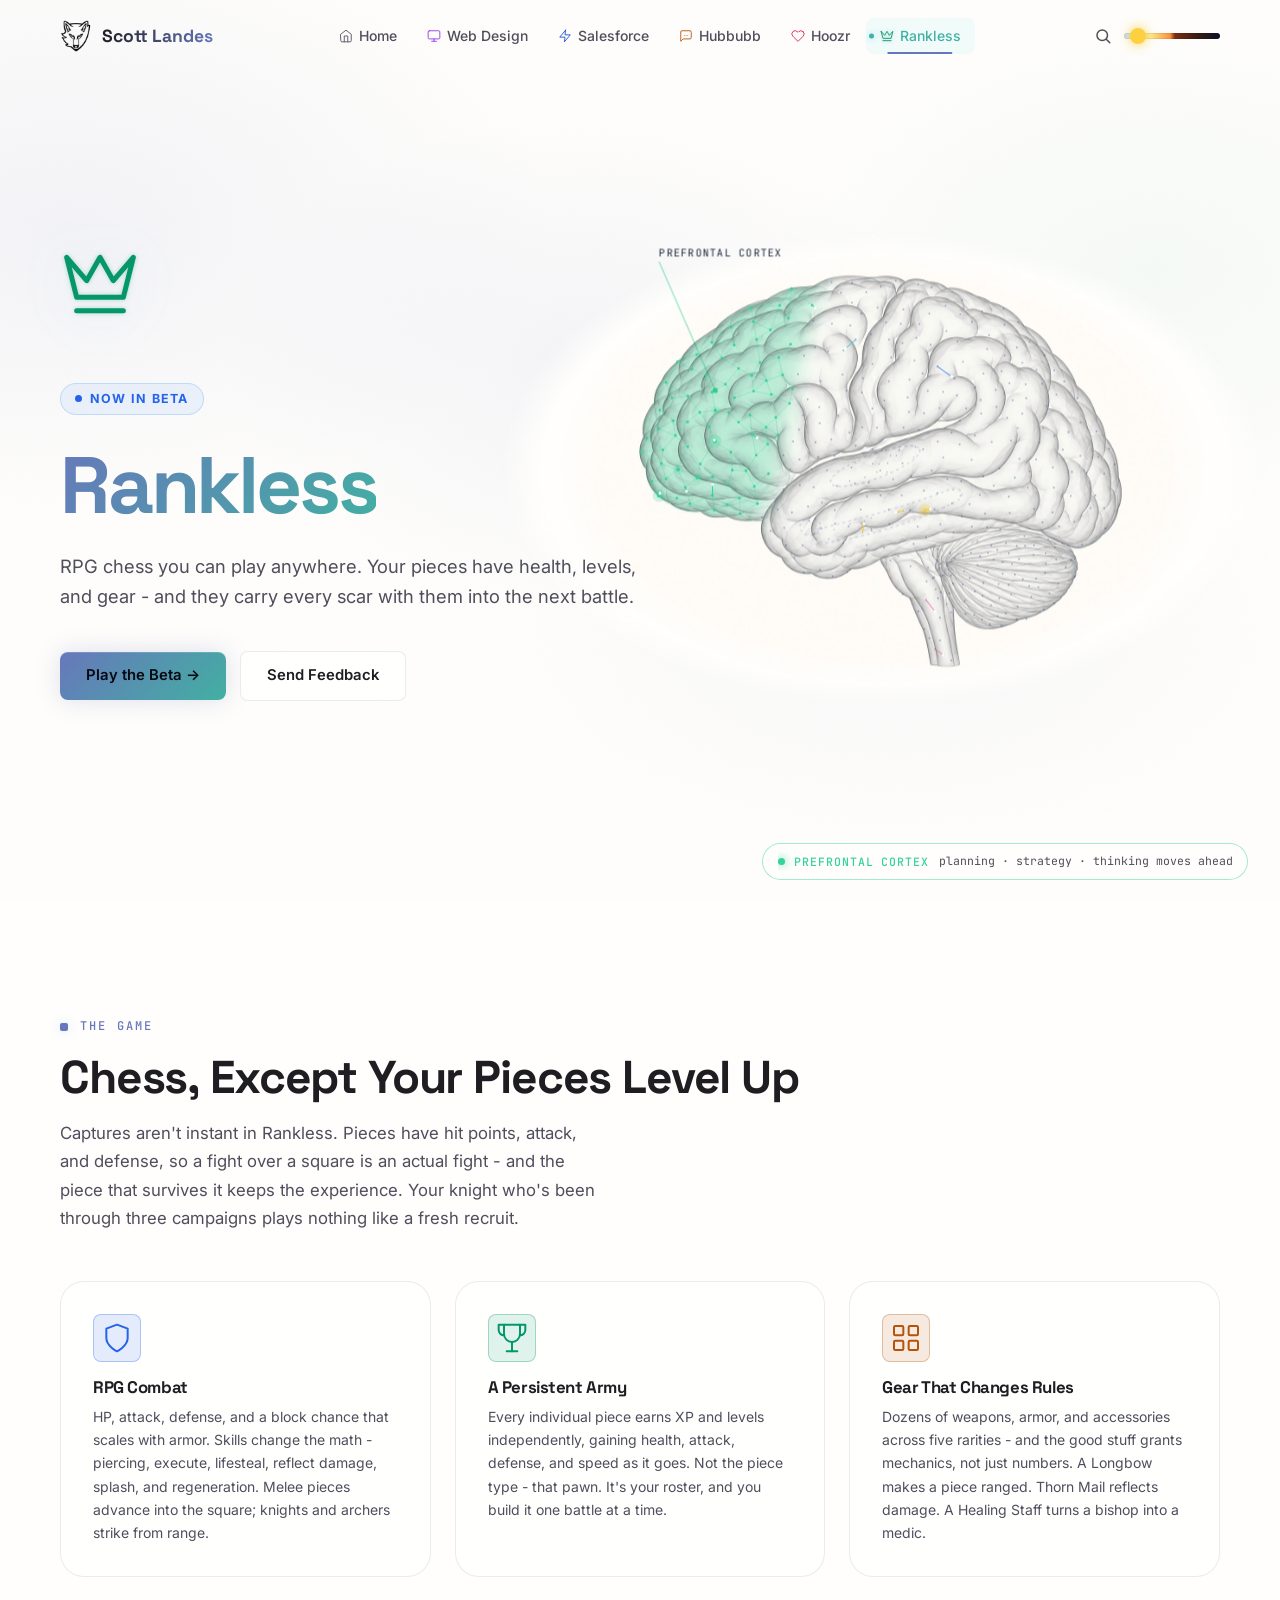
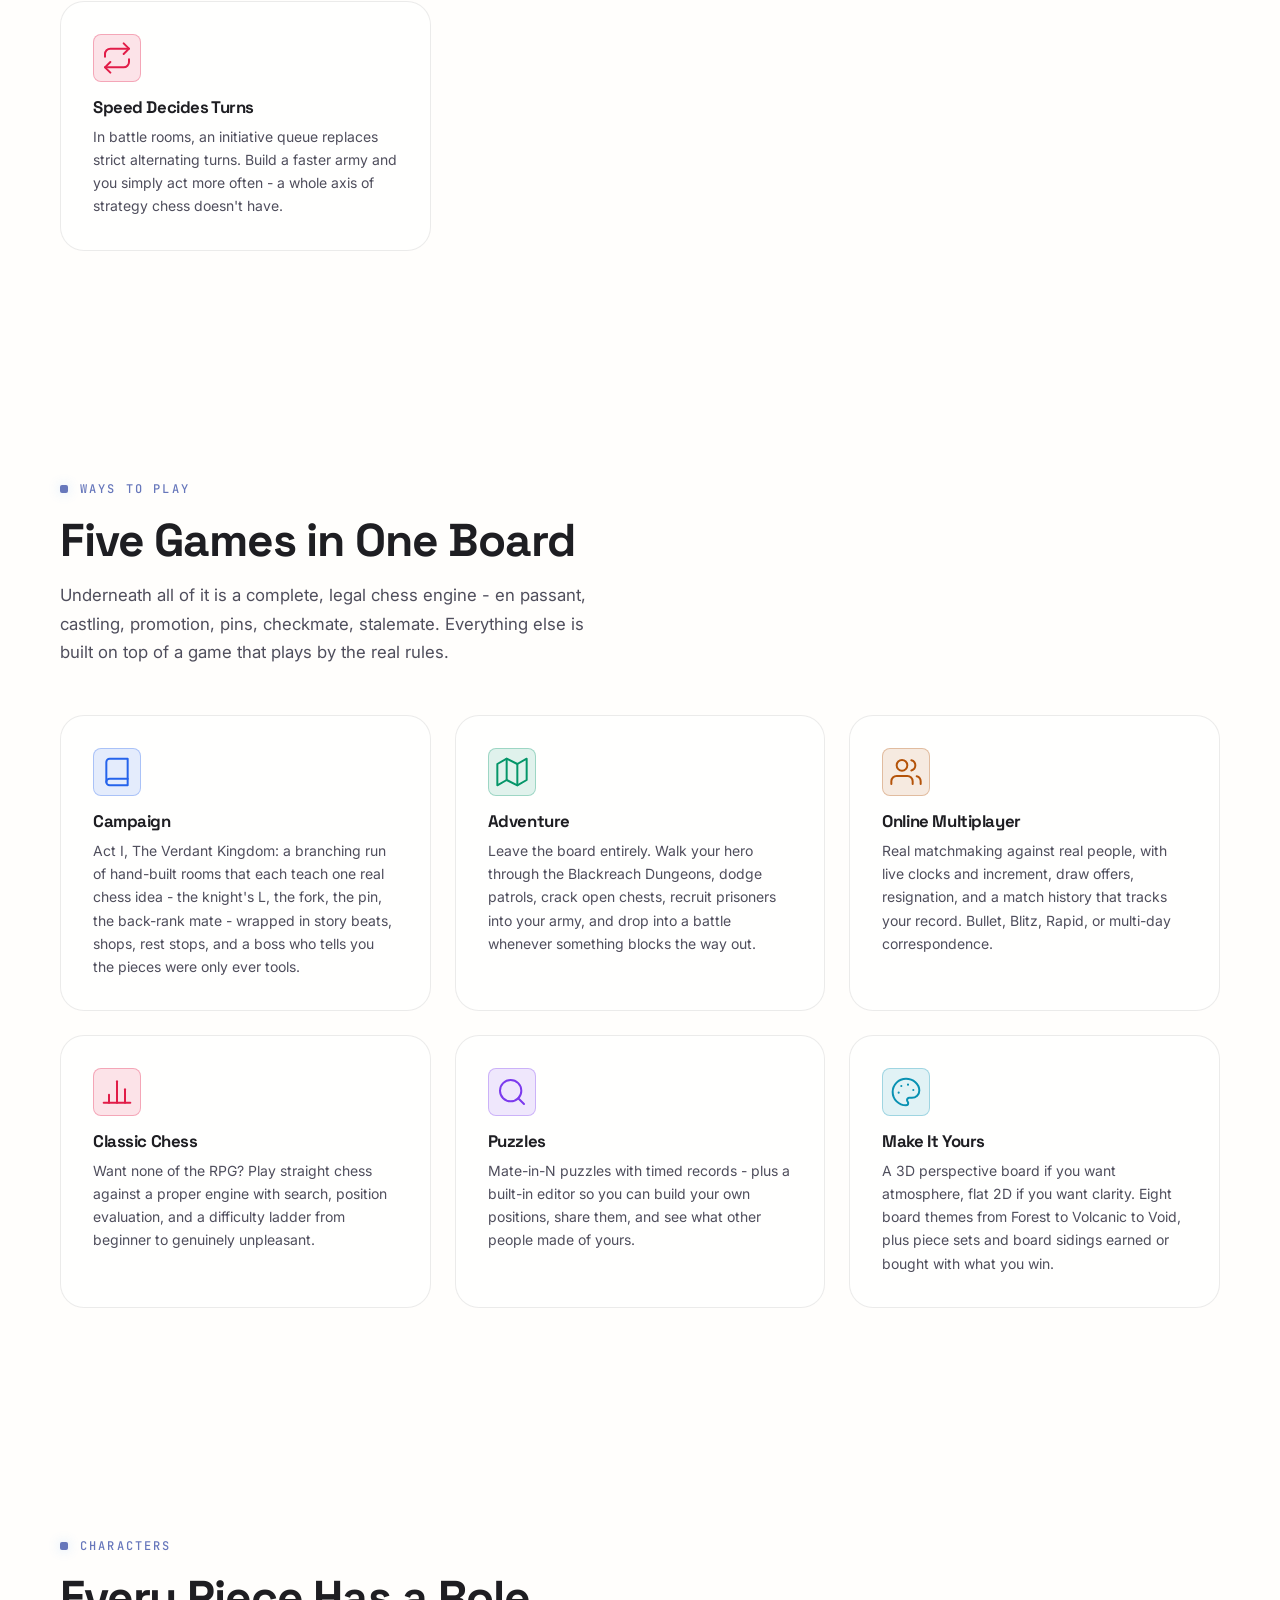
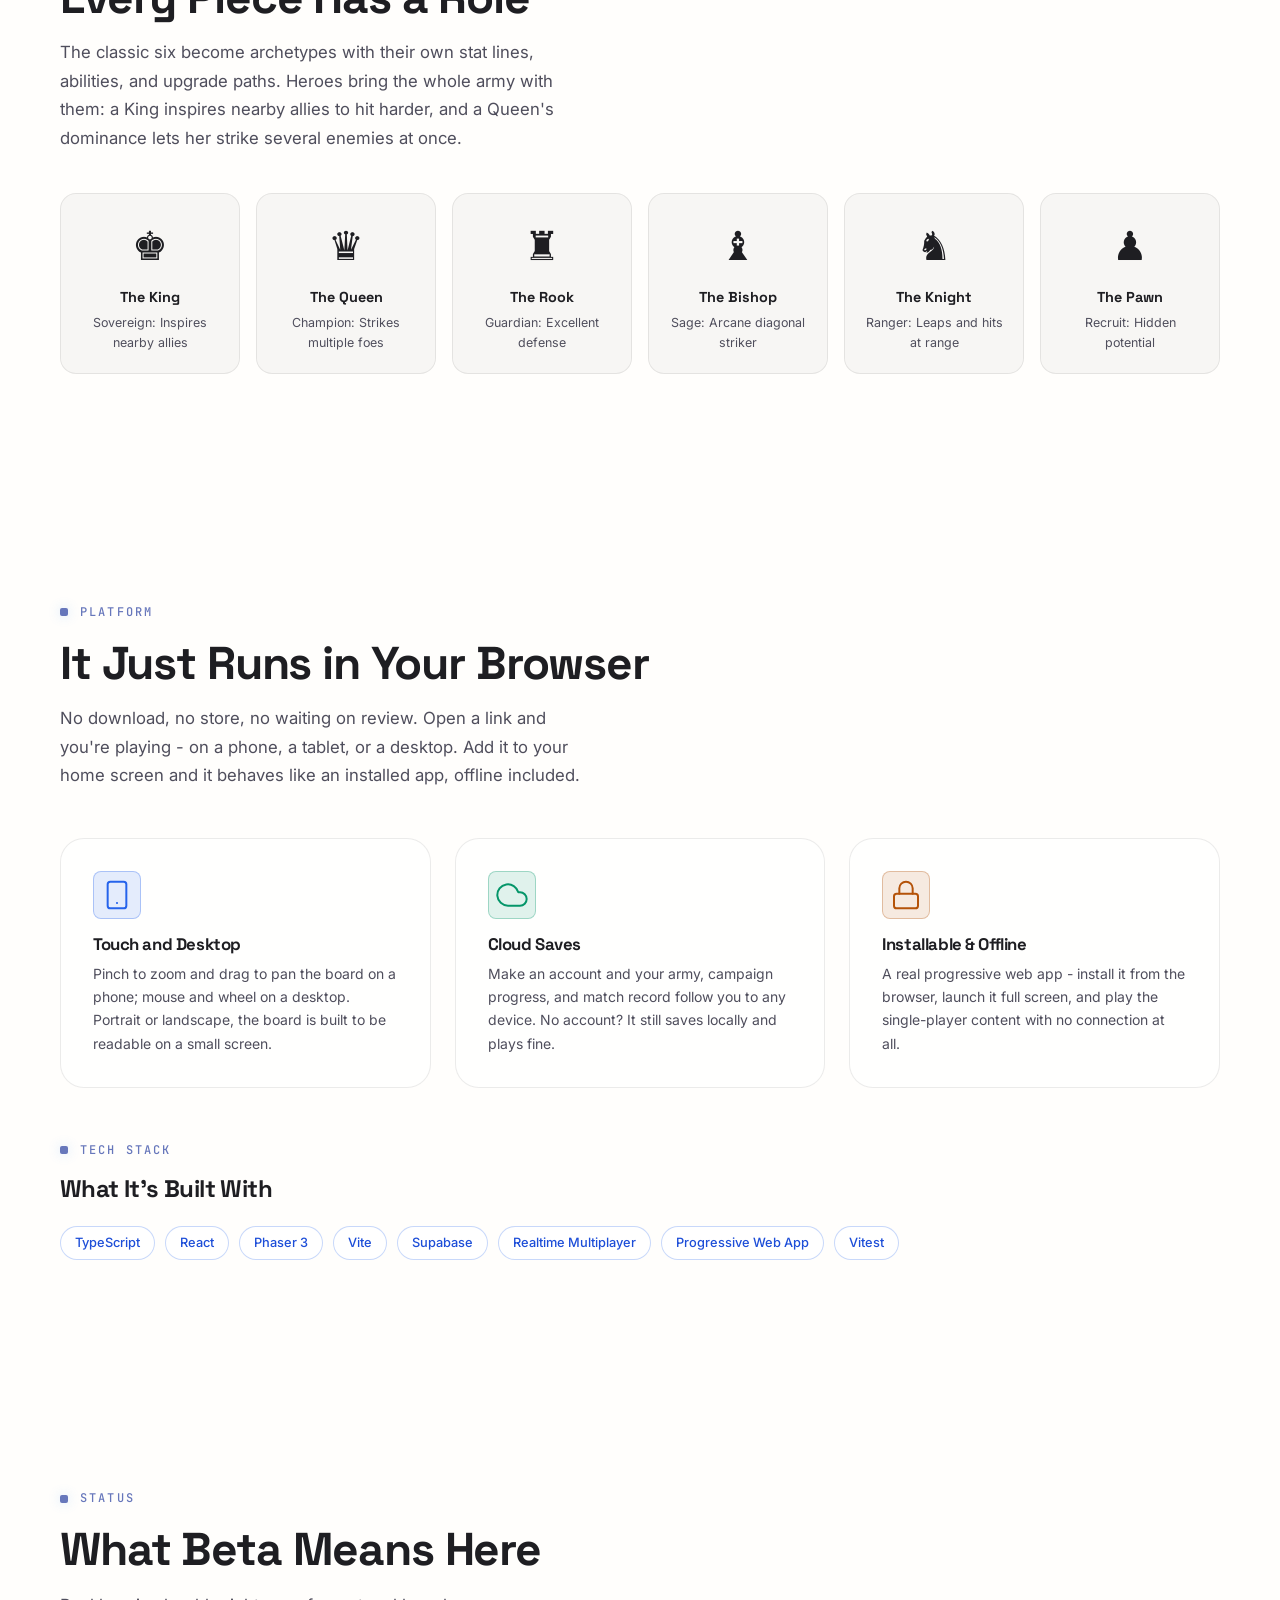
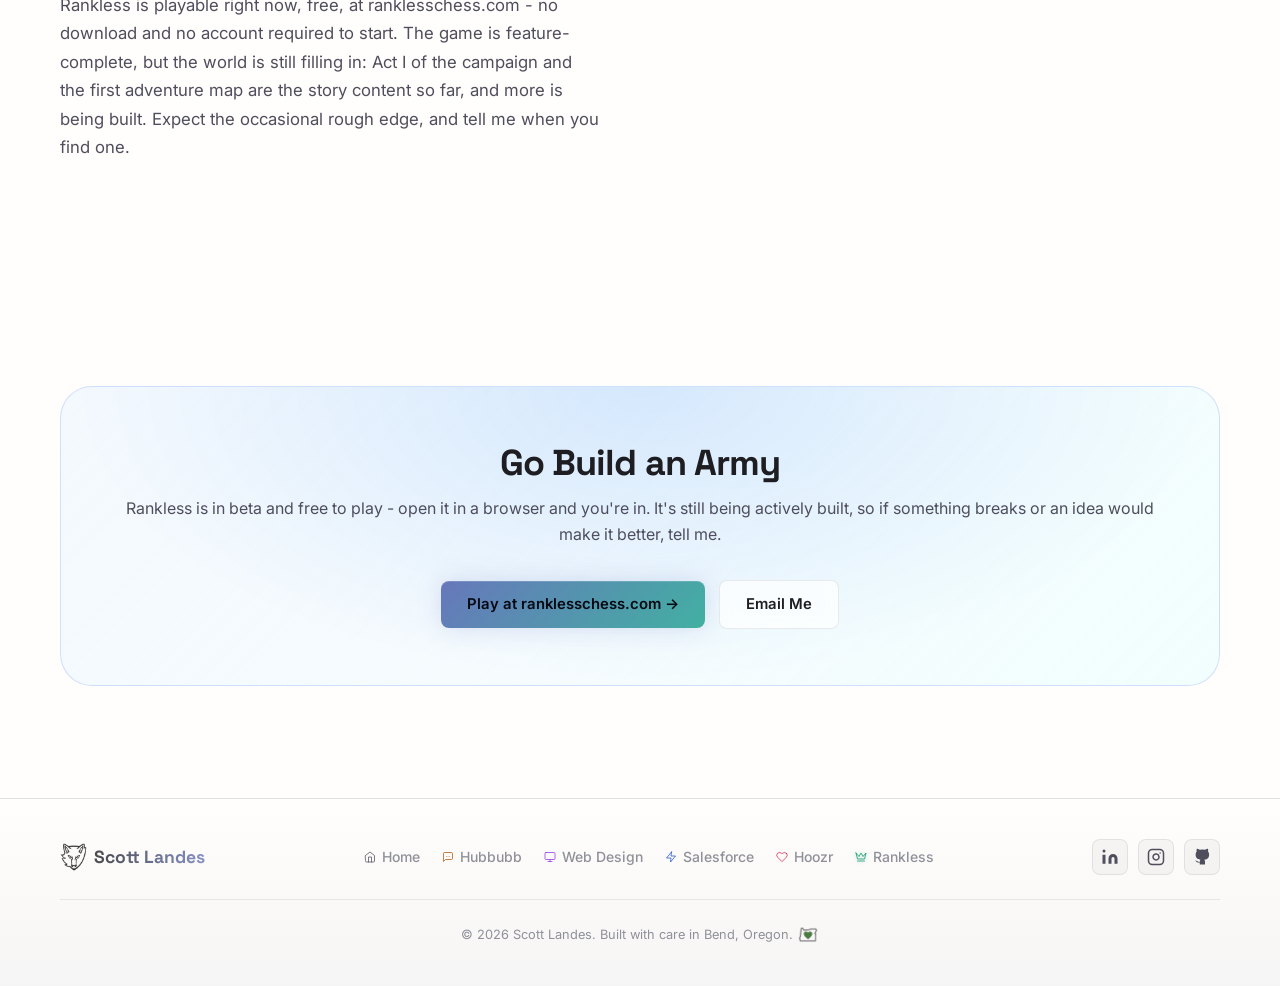
<file: pages/kings.html>
<!DOCTYPE html>
<html lang="en">
<head>
  <meta charset="UTF-8" />
  <meta http-equiv="refresh" content="0; url=rankless.html" />
  <link rel="canonical" href="https://scottjlandes.com/pages/rankless.html" />
  <meta name="robots" content="noindex" />
  <title>Redirecting to Rankless…</title>
  <script>window.location.replace("rankless.html" + window.location.hash);</script>
</head>
<body>
  <p>Kings is now Rankless. <a href="rankless.html">Continue to Rankless</a>.</p>
</body>
</html>
</file>
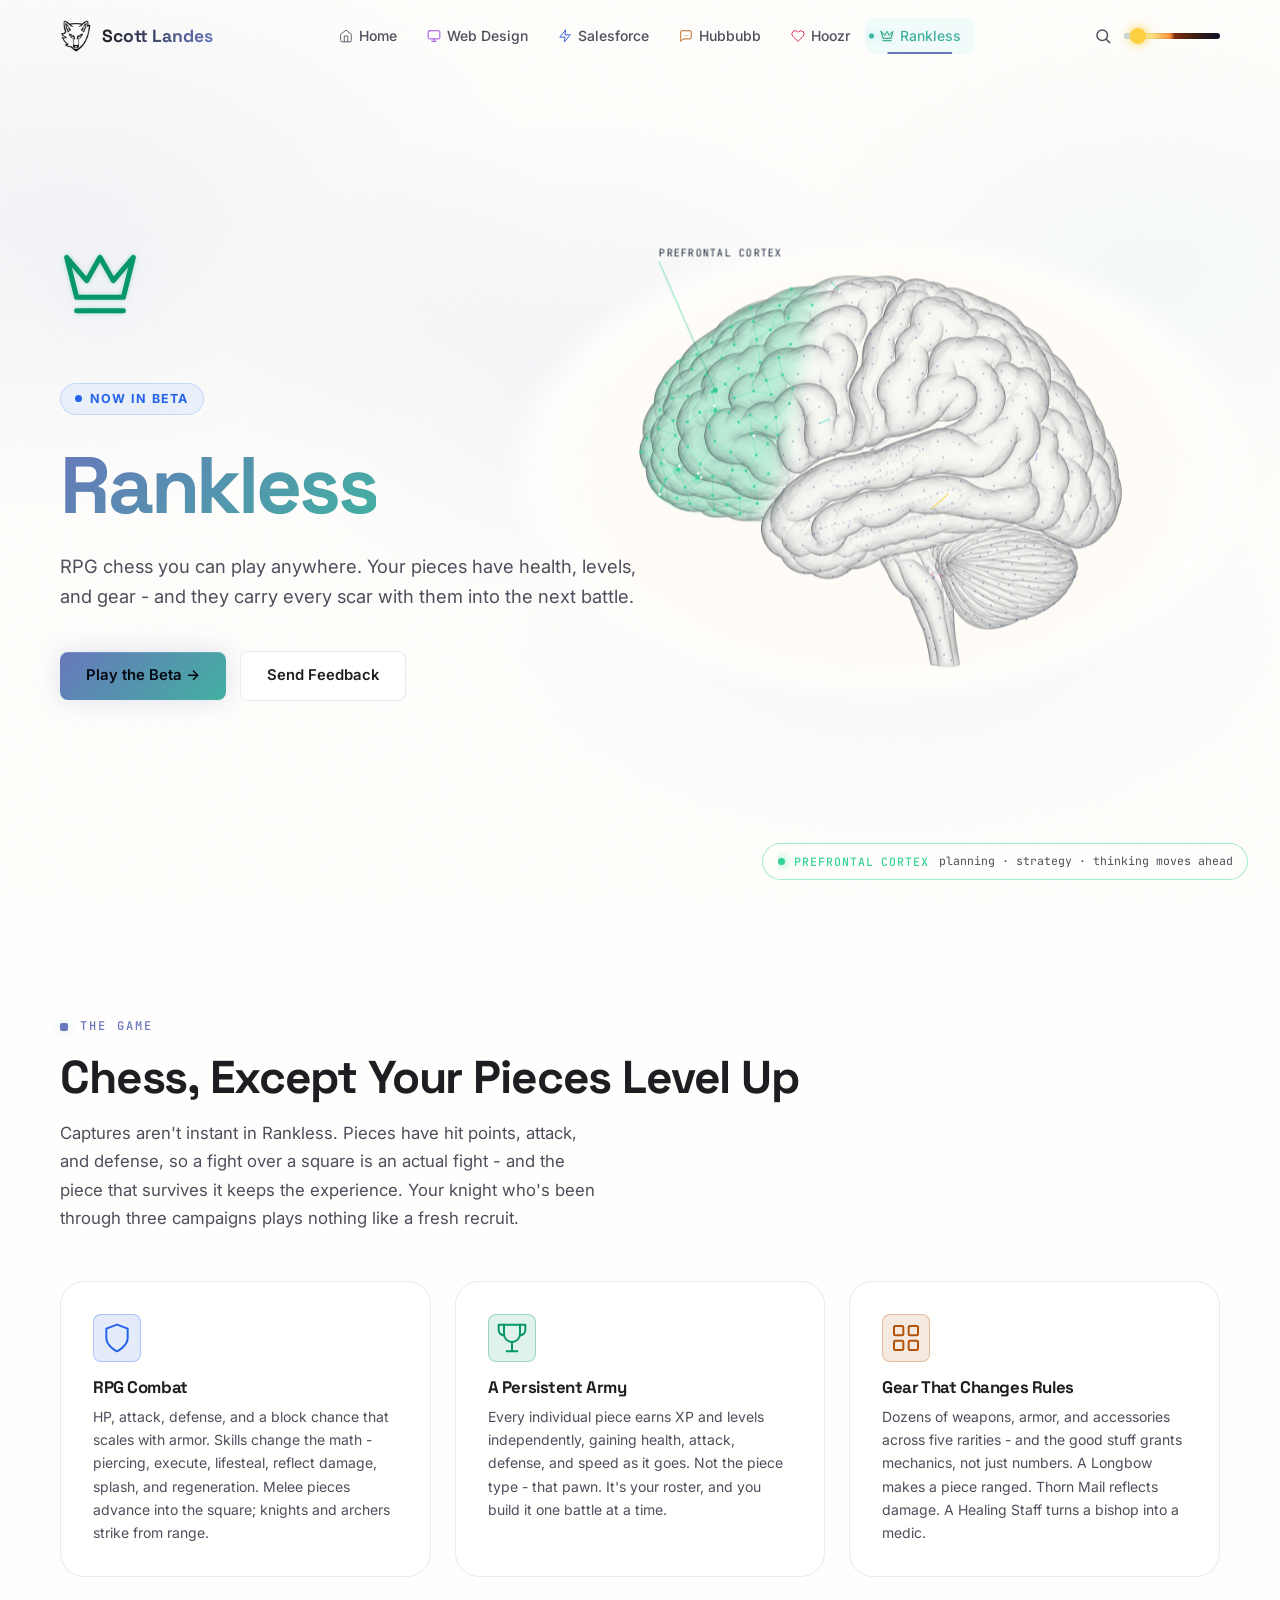
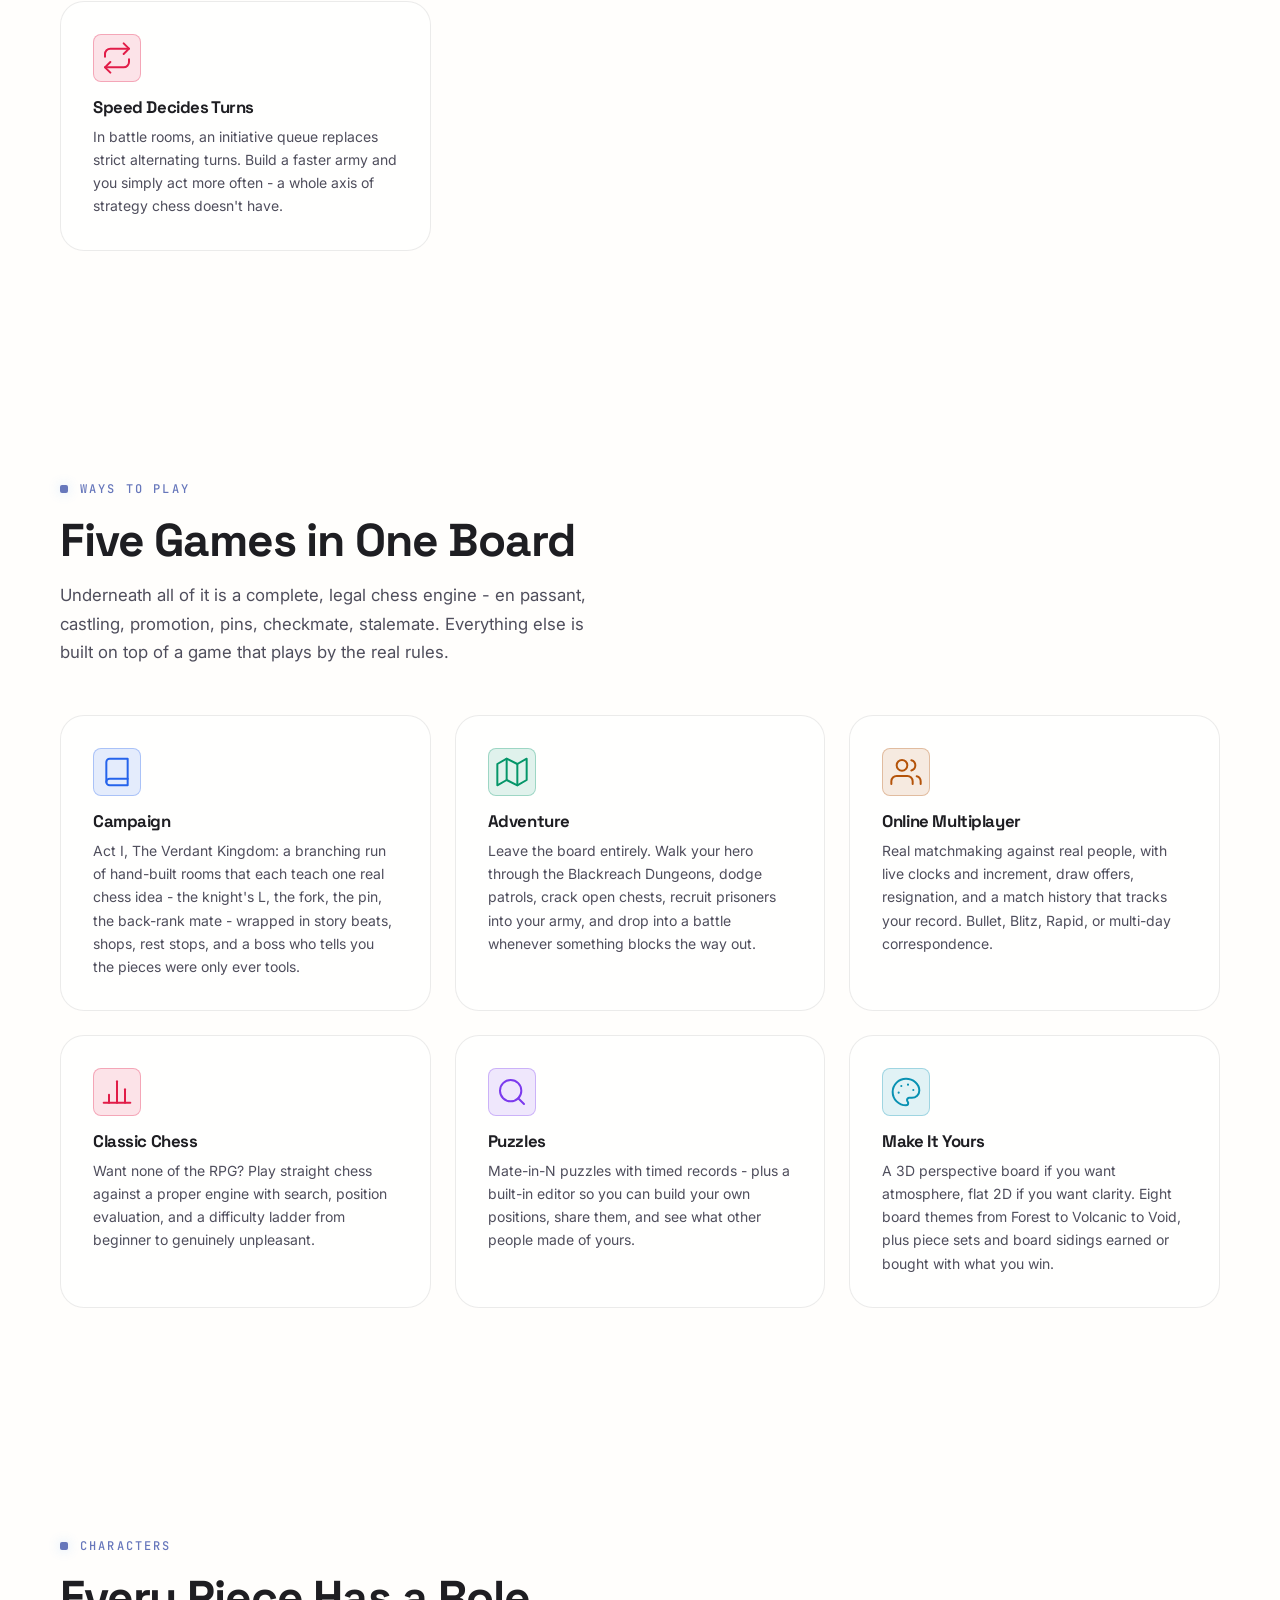
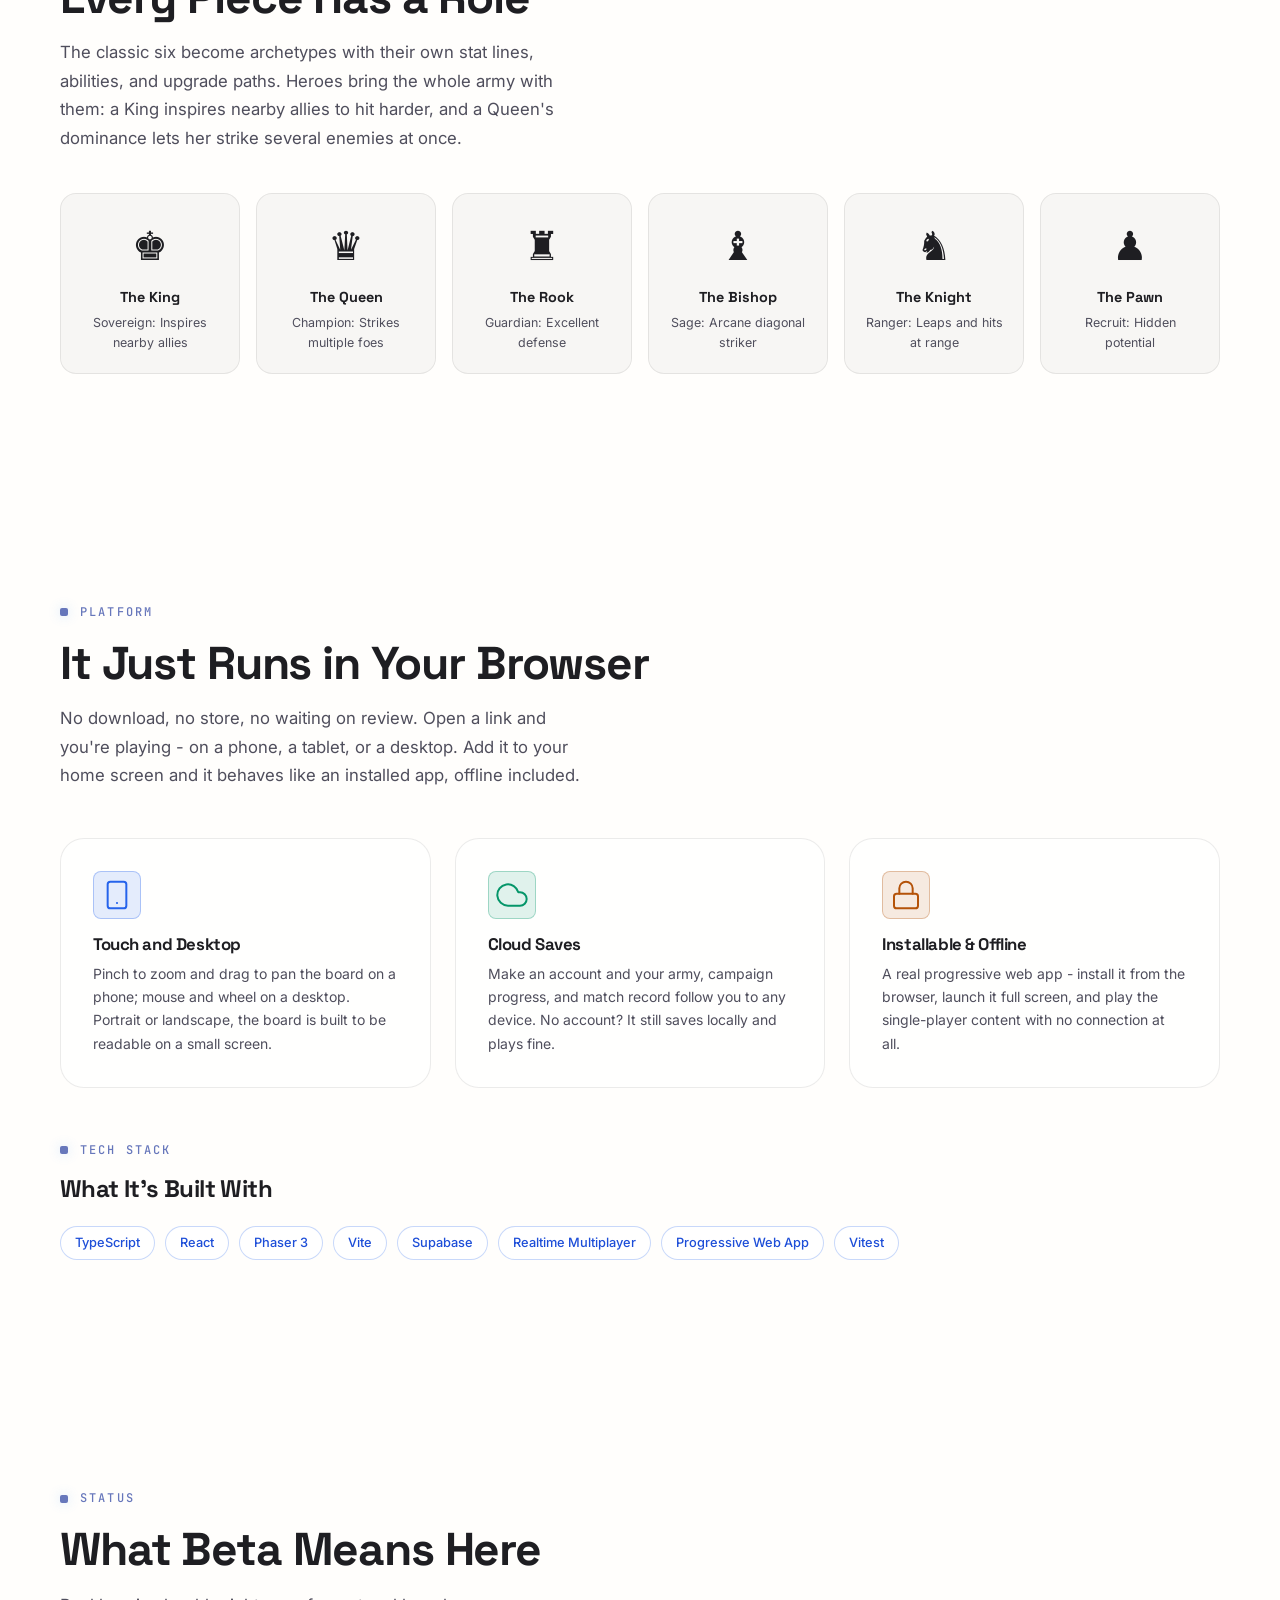
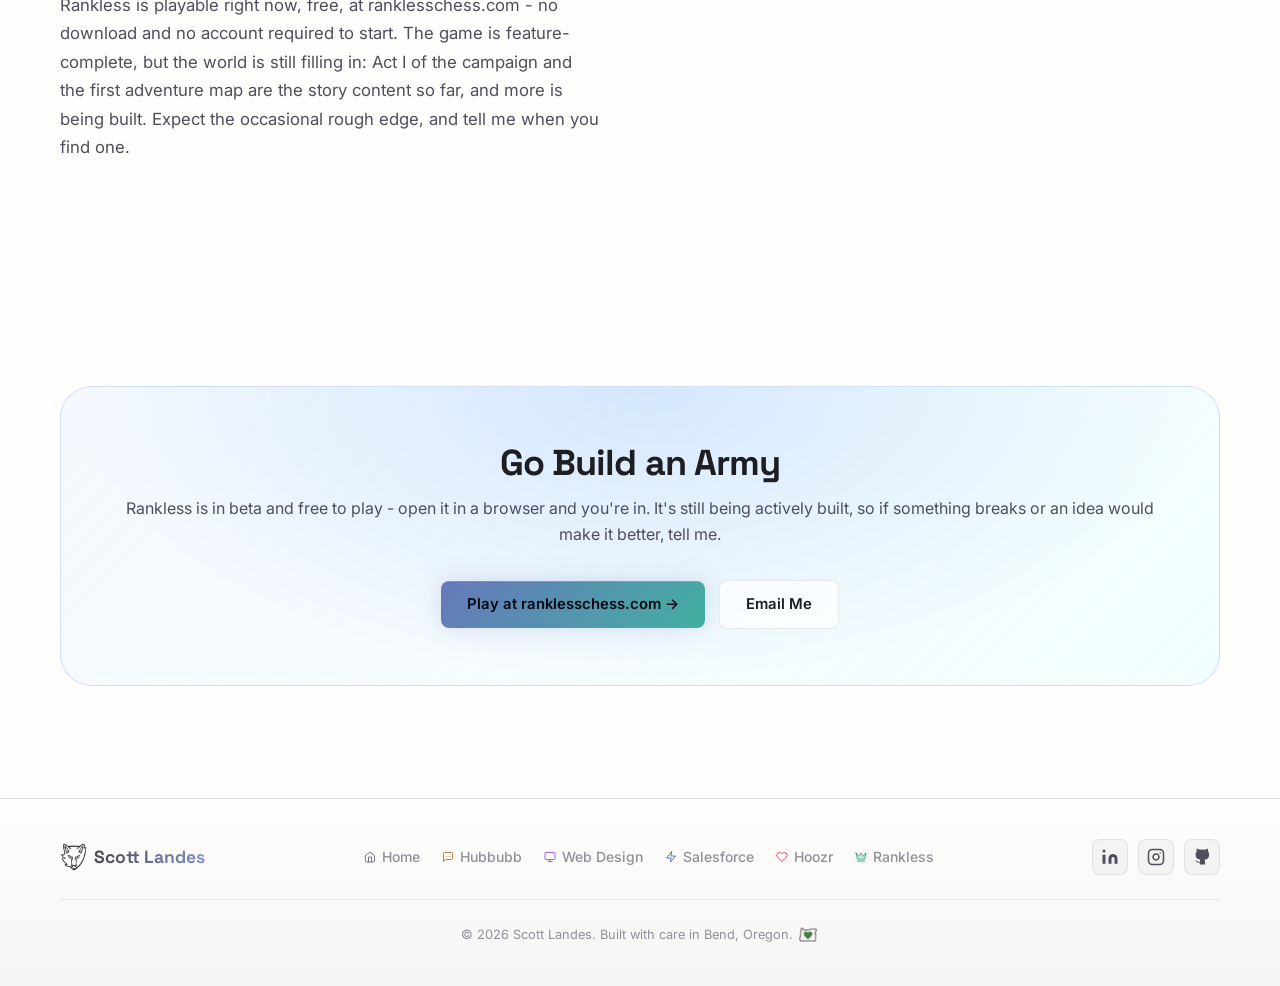
<file: pages/rankless.html>
<!DOCTYPE html>
<html lang="en">
<head>
  <meta charset="UTF-8">
  <meta name="viewport" content="width=device-width, initial-scale=1.0">
  <title>Rankless | Scott Landes</title>
  <meta name="description" content="Rankless is RPG chess you can play anywhere, now in beta - your pieces have HP, levels, and gear, and they remember every battle. Play free in your browser.">
  <link rel="canonical" href="https://scottjlandes.com/pages/rankless.html">
  <link rel="icon" type="image/svg+xml" href="../images/icons/icon-logo.svg">
  <link rel="icon" type="image/png" sizes="32x32" href="../images/icons/icon-logo.png">
  <link rel="apple-touch-icon" href="../images/icons/icon-logo.png">

  <meta property="og:type"        content="website">
  <meta property="og:url"         content="https://scottjlandes.com/pages/rankless.html">
  <meta property="og:title"       content="Rankless - RPG Chess | Now in Beta | Scott Landes">
  <meta property="og:description" content="RPG chess you can play anywhere, now in beta. Your pieces have HP, levels, and gear - and they remember every battle.">
  <meta property="og:site_name"   content="Scott Landes">

  <meta name="twitter:card"        content="summary">
  <meta name="twitter:title"       content="Rankless - RPG Chess | Now in Beta | Scott Landes">
  <meta name="twitter:description" content="RPG chess you can play anywhere, now in beta. Your pieces have HP, levels, and gear - and they remember every battle.">

  <script type="application/ld+json">
  {
    "@context": "https://schema.org",
    "@type": "VideoGame",
    "name": "Rankless",
    "applicationCategory": "GameApplication",
    "gamePlatform": "Web browser",
    "operatingSystem": "Any (web browser)",
    "url": "https://www.ranklesschess.com",
    "description": "RPG chess you can play anywhere. Pieces have HP, levels, and equipment, and carry their progress between battles.",
    "author": {
      "@type": "Person",
      "name": "Scott Landes",
      "url": "https://scottjlandes.com",
      "sameAs": [
        "https://www.linkedin.com/in/scott-and-vega",
        "https://www.instagram.com/scottnvega/"
      ]
    },
    "offers": {
      "@type": "Offer",
      "price": "0",
      "priceCurrency": "USD",
      "availability": "https://schema.org/InStock"
    }
  }
  </script>

  <link rel="preconnect" href="https://fonts.googleapis.com">
  <link rel="preconnect" href="https://fonts.gstatic.com" crossorigin>
  <link href="https://fonts.googleapis.com/css2?family=Inter:wght@400;500;600&family=Space+Grotesk:wght@700;800&family=JetBrains+Mono:wght@400;500&display=swap" rel="stylesheet">

  <link rel="stylesheet" href="../css/styles.css">
  <script src="../js/sky.js"></script>
</head>
<body>
  <div class="page-bg" aria-hidden="true"></div>
  <div class="brain" aria-hidden="true" data-src="../images/brain-{theme}.jpg" data-home="prefrontal"></div>

  <header>
    <nav class="nav" aria-label="Main navigation">
      <div class="container">
        <div class="nav__inner">
          <a href="../index.html" class="nav__logo" aria-label="Scott Landes - Home"><img src="../images/icons/icon-logo.png" data-logo-light="../images/icons/icon-logo.png" data-logo-dark="../images/icons/icon-logo-dark.png" alt="" width="22" height="24"><span>Scott Landes</span></a>

          <ul class="nav__links" role="list">
            <li><a href="../index.html" class="nav__link"><svg class="ic-home" width="14" height="14" viewBox="0 0 24 24" fill="none" stroke="currentColor" stroke-width="1.5" stroke-linecap="round" stroke-linejoin="round" aria-hidden="true">
  <path d="M3 9l9-7 9 7v11a2 2 0 0 1-2 2H5a2 2 0 0 1-2-2z"/>
  <polyline points="9 22 9 12 15 12 15 22"/>
</svg>Home</a></li>
            <li><a href="web-design.html" class="nav__link"><svg class="ic-webdesign" width="14" height="14" viewBox="0 0 24 24" fill="none" stroke="currentColor" stroke-width="1.5" stroke-linecap="round" stroke-linejoin="round" aria-hidden="true">
  <rect x="2" y="3" width="20" height="14" rx="2" ry="2"/>
  <line x1="8" y1="21" x2="16" y2="21"/>
  <line x1="12" y1="17" x2="12" y2="21"/>
</svg>Web Design</a></li>
            <li><a href="salesforce.html" class="nav__link"><svg class="ic-salesforce" width="14" height="14" viewBox="0 0 24 24" fill="none" stroke="currentColor" stroke-width="1.5" stroke-linecap="round" stroke-linejoin="round" aria-hidden="true">
  <polygon points="13 2 3 14 12 14 11 22 21 10 12 10 13 2"/>
</svg>Salesforce</a></li>
            <li><a href="hubbubb.html" class="nav__link"><svg class="ic-hubbub" width="14" height="14" viewBox="0 0 24 24" fill="none" stroke="currentColor" stroke-width="1.5" stroke-linecap="round" stroke-linejoin="round" aria-hidden="true">
  <path d="M21 15a2 2 0 0 1-2 2H7l-4 4V5a2 2 0 0 1 2-2h14a2 2 0 0 1 2 2z"/>
  <circle cx="9" cy="11" r="0.8" fill="currentColor" stroke="none"/>
  <circle cx="12" cy="11" r="0.8" fill="currentColor" stroke="none"/>
  <circle cx="15" cy="11" r="0.8" fill="currentColor" stroke="none"/>
</svg>Hubbubb</a></li>
            <li><a href="hoozr.html" class="nav__link"><svg class="ic-hoozr" width="14" height="14" viewBox="0 0 24 24" fill="none" stroke="currentColor" stroke-width="1.5" stroke-linecap="round" stroke-linejoin="round" aria-hidden="true">
  <path d="M20.84 4.61a5.5 5.5 0 0 0-7.78 0L12 5.67l-1.06-1.06a5.5 5.5 0 0 0-7.78 7.78l1.06 1.06L12 21.23l7.78-7.78 1.06-1.06a5.5 5.5 0 0 0 0-7.78z"/>
</svg>Hoozr</a></li>
            <li><a href="rankless.html" class="nav__link active" aria-current="page"><svg class="ic-rankless" width="14" height="14" viewBox="0 0 24 24" fill="none" stroke="currentColor" stroke-width="1.5" stroke-linecap="round" stroke-linejoin="round" aria-hidden="true">
  <path d="M2 4l3 12h14l3-12-6 7-4-7-4 7-6-7z"/>
  <line x1="5" y1="20" x2="19" y2="20"/>
</svg>Rankless</a></li>
          </ul>

          <div class="nav__theme sky">
            <input class="sky__range" type="range" min="0" max="100" step="0.1" aria-label="Time of day" title="Time of day in Bend, Oregon - drag to change">
            <button class="sky__now" type="button" hidden>Now</button>
          </div>
          <button class="nav__ham" aria-label="Open mobile menu" aria-expanded="false">
            <span></span>
            <span></span>
            <span></span>
          </button>
        </div>
      </div>
    </nav>

    <div class="nav__mobile" aria-hidden="true">
      <a href="../index.html" class="nav__mobile-link"><svg class="ic-home" width="28" height="28" viewBox="0 0 24 24" fill="none" stroke="currentColor" stroke-width="1.5" stroke-linecap="round" stroke-linejoin="round" aria-hidden="true">
  <path d="M3 9l9-7 9 7v11a2 2 0 0 1-2 2H5a2 2 0 0 1-2-2z"/>
  <polyline points="9 22 9 12 15 12 15 22"/>
</svg>Home</a>
      <a href="web-design.html" class="nav__mobile-link"><svg class="ic-webdesign" width="28" height="28" viewBox="0 0 24 24" fill="none" stroke="currentColor" stroke-width="1.5" stroke-linecap="round" stroke-linejoin="round" aria-hidden="true">
  <rect x="2" y="3" width="20" height="14" rx="2" ry="2"/>
  <line x1="8" y1="21" x2="16" y2="21"/>
  <line x1="12" y1="17" x2="12" y2="21"/>
</svg>Web Design</a>
      <a href="salesforce.html" class="nav__mobile-link"><svg class="ic-salesforce" width="28" height="28" viewBox="0 0 24 24" fill="none" stroke="currentColor" stroke-width="1.5" stroke-linecap="round" stroke-linejoin="round" aria-hidden="true">
  <polygon points="13 2 3 14 12 14 11 22 21 10 12 10 13 2"/>
</svg>Salesforce</a>
      <a href="hubbubb.html" class="nav__mobile-link"><svg class="ic-hubbub" width="28" height="28" viewBox="0 0 24 24" fill="none" stroke="currentColor" stroke-width="1.5" stroke-linecap="round" stroke-linejoin="round" aria-hidden="true">
  <path d="M21 15a2 2 0 0 1-2 2H7l-4 4V5a2 2 0 0 1 2-2h14a2 2 0 0 1 2 2z"/>
  <circle cx="9" cy="11" r="0.8" fill="currentColor" stroke="none"/>
  <circle cx="12" cy="11" r="0.8" fill="currentColor" stroke="none"/>
  <circle cx="15" cy="11" r="0.8" fill="currentColor" stroke="none"/>
</svg>Hubbubb</a>
      <a href="hoozr.html" class="nav__mobile-link"><svg class="ic-hoozr" width="28" height="28" viewBox="0 0 24 24" fill="none" stroke="currentColor" stroke-width="1.5" stroke-linecap="round" stroke-linejoin="round" aria-hidden="true">
  <path d="M20.84 4.61a5.5 5.5 0 0 0-7.78 0L12 5.67l-1.06-1.06a5.5 5.5 0 0 0-7.78 7.78l1.06 1.06L12 21.23l7.78-7.78 1.06-1.06a5.5 5.5 0 0 0 0-7.78z"/>
</svg>Hoozr</a>
      <a href="rankless.html" class="nav__mobile-link"><svg class="ic-rankless" width="28" height="28" viewBox="0 0 24 24" fill="none" stroke="currentColor" stroke-width="1.5" stroke-linecap="round" stroke-linejoin="round" aria-hidden="true">
  <path d="M2 4l3 12h14l3-12-6 7-4-7-4 7-6-7z"/>
  <line x1="5" y1="20" x2="19" y2="20"/>
</svg>Rankless</a>
    </div>
  </header>

  <main>

    <section class="cs-hero" aria-label="Rankless - Now in Beta">
      <div class="hero__grid"></div>

      <div class="container">
        <div class="cs-hero__content">

          <div class="cs-hero__logo" aria-hidden="true"><svg class="ic-rankless" width="80" height="80" viewBox="0 0 24 24" fill="none" stroke="currentColor" stroke-width="1.5" stroke-linecap="round" stroke-linejoin="round" aria-hidden="true">
  <path d="M2 4l3 12h14l3-12-6 7-4-7-4 7-6-7z"/>
  <line x1="5" y1="20" x2="19" y2="20"/>
</svg></div>

          <p class="cs-hero__tag cs-hero__tag--beta">Now in Beta</p>

          <h1 class="cs-hero__title">
            <span class="gradient-text">Rankless</span>
          </h1>

          <p class="cs-hero__desc">
            RPG chess you can play anywhere. Your pieces have health, levels, and gear -
            and they carry every scar with them into the next battle.
          </p>

          <div class="hero__actions">
            <a href="https://www.ranklesschess.com" target="_blank" rel="noopener noreferrer" class="btn btn-primary">
              Play the Beta →
            </a>
            <a href="mailto:scottandvega@gmail.com?subject=Rankless%20Beta%20Feedback" class="btn btn-ghost">
              Send Feedback
            </a>
          </div>

        </div>
      </div>
    </section>

    <section data-brain="hippocampus">
      <div class="container">

        <div class="reveal">
          <span class="label">The Game</span>
          <h2 class="section-title">Chess, Except Your Pieces Level Up</h2>
          <p class="section-desc">
            Captures aren't instant in Rankless. Pieces have hit points, attack, and defense, so a
            fight over a square is an actual fight - and the piece that survives it keeps the experience.
            Your knight who's been through three campaigns plays nothing like a fresh recruit.
          </p>
        </div>

        <div class="feature-grid">
          <article class="card reveal reveal-d1">
            <div class="feature-card__icon"><svg class="ic-shield" width="32" height="32" viewBox="0 0 24 24" fill="none" stroke="currentColor" stroke-width="1.5" stroke-linecap="round" stroke-linejoin="round" aria-hidden="true">
  <path d="M12 22s8-4 8-10V5l-8-3-8 3v7c0 6 8 10 8 10z"/>
</svg></div>
            <h3 class="feature-card__title">RPG Combat</h3>
            <p class="feature-card__desc">
              HP, attack, defense, and a block chance that scales with armor. Skills change the math -
              piercing, execute, lifesteal, reflect damage, splash, and regeneration. Melee pieces
              advance into the square; knights and archers strike from range.
            </p>
          </article>
          <article class="card reveal reveal-d2">
            <div class="feature-card__icon"><svg class="ic-trophy" width="32" height="32" viewBox="0 0 24 24" fill="none" stroke="currentColor" stroke-width="1.5" stroke-linecap="round" stroke-linejoin="round" aria-hidden="true">
  <polyline points="6 9 6 2 18 2 18 9"/>
  <path d="M6 9a6 6 0 0 0 12 0"/>
  <line x1="12" y1="15" x2="12" y2="22"/>
  <line x1="8" y1="22" x2="16" y2="22"/>
  <path d="M6 2H2v4a4 4 0 0 0 4 4"/>
  <path d="M18 2h4v4a4 4 0 0 1-4 4"/>
</svg></div>
            <h3 class="feature-card__title">A Persistent Army</h3>
            <p class="feature-card__desc">
              Every individual piece earns XP and levels independently, gaining health, attack,
              defense, and speed as it goes. Not the piece type - that pawn. It's your roster,
              and you build it one battle at a time.
            </p>
          </article>
          <article class="card reveal reveal-d3">
            <div class="feature-card__icon"><svg class="ic-component" width="32" height="32" viewBox="0 0 24 24" fill="none" stroke="currentColor" stroke-width="1.5" stroke-linecap="round" stroke-linejoin="round" aria-hidden="true">
  <rect x="3" y="3" width="7" height="7" rx="1"/>
  <rect x="14" y="3" width="7" height="7" rx="1"/>
  <rect x="14" y="14" width="7" height="7" rx="1"/>
  <rect x="3" y="14" width="7" height="7" rx="1"/>
</svg></div>
            <h3 class="feature-card__title">Gear That Changes Rules</h3>
            <p class="feature-card__desc">
              Dozens of weapons, armor, and accessories across five rarities - and the good stuff
              grants mechanics, not just numbers. A Longbow makes a piece ranged. Thorn Mail reflects
              damage. A Healing Staff turns a bishop into a medic.
            </p>
          </article>
          <article class="card reveal reveal-d4">
            <div class="feature-card__icon"><svg class="ic-refresh" width="32" height="32" viewBox="0 0 24 24" fill="none" stroke="currentColor" stroke-width="1.5" stroke-linecap="round" stroke-linejoin="round" aria-hidden="true">
  <polyline points="17 1 21 5 17 9"/>
  <path d="M3 11V9a4 4 0 0 1 4-4h14"/>
  <polyline points="7 23 3 19 7 15"/>
  <path d="M21 13v2a4 4 0 0 1-4 4H3"/>
</svg></div>
            <h3 class="feature-card__title">Speed Decides Turns</h3>
            <p class="feature-card__desc">
              In battle rooms, an initiative queue replaces strict alternating turns. Build a faster
              army and you simply act more often - a whole axis of strategy chess doesn't have.
            </p>
          </article>
        </div>

      </div>
    </section>

    <section data-brain="parietal">
      <div class="container">

        <div class="reveal">
          <span class="label">Ways to Play</span>
          <h2 class="section-title">Five Games in One Board</h2>
          <p class="section-desc">
            Underneath all of it is a complete, legal chess engine - en passant, castling, promotion,
            pins, checkmate, stalemate. Everything else is built on top of a game that plays by the real rules.
          </p>
        </div>

        <div class="feature-grid">
          <article class="card reveal reveal-d1">
            <div class="feature-card__icon"><svg class="ic-book" width="32" height="32" viewBox="0 0 24 24" fill="none" stroke="currentColor" stroke-width="1.5" stroke-linecap="round" stroke-linejoin="round" aria-hidden="true">
  <path d="M4 19.5A2.5 2.5 0 0 1 6.5 17H20"/>
  <path d="M6.5 2H20v20H6.5A2.5 2.5 0 0 1 4 19.5v-15A2.5 2.5 0 0 1 6.5 2z"/>
</svg></div>
            <h3 class="feature-card__title">Campaign</h3>
            <p class="feature-card__desc">
              Act I, The Verdant Kingdom: a branching run of hand-built rooms that each teach one real
              chess idea - the knight's L, the fork, the pin, the back-rank mate - wrapped in story
              beats, shops, rest stops, and a boss who tells you the pieces were only ever tools.
            </p>
          </article>
          <article class="card reveal reveal-d2">
            <div class="feature-card__icon"><svg class="ic-map" width="32" height="32" viewBox="0 0 24 24" fill="none" stroke="currentColor" stroke-width="1.5" stroke-linecap="round" stroke-linejoin="round" aria-hidden="true">
  <polygon points="1 6 1 22 8 18 16 22 23 18 23 2 16 6 8 2 1 6"/>
  <line x1="8" y1="2" x2="8" y2="18"/>
  <line x1="16" y1="6" x2="16" y2="22"/>
</svg></div>
            <h3 class="feature-card__title">Adventure</h3>
            <p class="feature-card__desc">
              Leave the board entirely. Walk your hero through the Blackreach Dungeons, dodge patrols,
              crack open chests, recruit prisoners into your army, and drop into a battle whenever
              something blocks the way out.
            </p>
          </article>
          <article class="card reveal reveal-d3">
            <div class="feature-card__icon"><svg class="ic-users" width="32" height="32" viewBox="0 0 24 24" fill="none" stroke="currentColor" stroke-width="1.5" stroke-linecap="round" stroke-linejoin="round" aria-hidden="true">
  <path d="M17 21v-2a4 4 0 0 0-4-4H5a4 4 0 0 0-4 4v2"/>
  <circle cx="9" cy="7" r="4"/>
  <path d="M23 21v-2a4 4 0 0 0-3-3.87"/>
  <path d="M16 3.13a4 4 0 0 1 0 7.75"/>
</svg></div>
            <h3 class="feature-card__title">Online Multiplayer</h3>
            <p class="feature-card__desc">
              Real matchmaking against real people, with live clocks and increment, draw offers,
              resignation, and a match history that tracks your record. Bullet, Blitz, Rapid, or
              multi-day correspondence.
            </p>
          </article>
          <article class="card reveal reveal-d4">
            <div class="feature-card__icon"><svg class="ic-chart" width="32" height="32" viewBox="0 0 24 24" fill="none" stroke="currentColor" stroke-width="1.5" stroke-linecap="round" stroke-linejoin="round" aria-hidden="true">
  <line x1="18" y1="20" x2="18" y2="10"/>
  <line x1="12" y1="20" x2="12" y2="4"/>
  <line x1="6" y1="20" x2="6" y2="14"/>
  <line x1="2" y1="20" x2="22" y2="20"/>
</svg></div>
            <h3 class="feature-card__title">Classic Chess</h3>
            <p class="feature-card__desc">
              Want none of the RPG? Play straight chess against a proper engine with search, position
              evaluation, and a difficulty ladder from beginner to genuinely unpleasant.
            </p>
          </article>
          <article class="card reveal reveal-d5">
            <div class="feature-card__icon"><svg class="ic-search" width="32" height="32" viewBox="0 0 24 24" fill="none" stroke="currentColor" stroke-width="1.5" stroke-linecap="round" stroke-linejoin="round" aria-hidden="true">
  <circle cx="11" cy="11" r="8"/>
  <line x1="21" y1="21" x2="16.65" y2="16.65"/>
</svg></div>
            <h3 class="feature-card__title">Puzzles</h3>
            <p class="feature-card__desc">
              Mate-in-N puzzles with timed records - plus a built-in editor so you can build your own
              positions, share them, and see what other people made of yours.
            </p>
          </article>
          <article class="card reveal reveal-d6">
            <div class="feature-card__icon"><svg class="ic-palette" width="32" height="32" viewBox="0 0 24 24" fill="none" stroke="currentColor" stroke-width="1.5" stroke-linecap="round" stroke-linejoin="round" aria-hidden="true">
  <circle cx="13.5" cy="6.5" r="0.8" fill="currentColor" stroke="none"/>
  <circle cx="17.5" cy="10.5" r="0.8" fill="currentColor" stroke="none"/>
  <circle cx="8.5" cy="7.5" r="0.8" fill="currentColor" stroke="none"/>
  <circle cx="6.5" cy="12.5" r="0.8" fill="currentColor" stroke="none"/>
  <path d="M12 2C6.5 2 2 6.5 2 12s4.5 10 10 10c.926 0 1.648-.746 1.648-1.688 0-.437-.18-.835-.437-1.125-.29-.289-.438-.652-.438-1.125a1.64 1.64 0 0 1 1.668-1.668h1.996c3.051 0 5.555-2.503 5.555-5.554C21.965 6.012 17.461 2 12 2z"/>
</svg></div>
            <h3 class="feature-card__title">Make It Yours</h3>
            <p class="feature-card__desc">
              A 3D perspective board if you want atmosphere, flat 2D if you want clarity. Eight board
              themes from Forest to Volcanic to Void, plus piece sets and board sidings earned or
              bought with what you win.
            </p>
          </article>
        </div>

      </div>
    </section>

    <section data-brain="motor">
      <div class="container">

        <div class="reveal">
          <span class="label">Characters</span>
          <h2 class="section-title">Every Piece Has a Role</h2>
          <p class="section-desc">
            The classic six become archetypes with their own stat lines, abilities, and upgrade paths.
            Heroes bring the whole army with them: a King inspires nearby allies to hit harder, and a
            Queen's dominance lets her strike several enemies at once.
          </p>
        </div>

        <div class="piece-grid">
          <div class="piece-card reveal reveal-d1">
            <div class="piece-card__symbol">♚</div>
            <div class="piece-card__name">The King</div>
            <div class="piece-card__role">Sovereign: Inspires nearby allies</div>
          </div>
          <div class="piece-card reveal reveal-d1">
            <div class="piece-card__symbol">♛</div>
            <div class="piece-card__name">The Queen</div>
            <div class="piece-card__role">Champion: Strikes multiple foes</div>
          </div>
          <div class="piece-card reveal reveal-d2">
            <div class="piece-card__symbol">♜</div>
            <div class="piece-card__name">The Rook</div>
            <div class="piece-card__role">Guardian: Excellent defense</div>
          </div>
          <div class="piece-card reveal reveal-d2">
            <div class="piece-card__symbol">♝</div>
            <div class="piece-card__name">The Bishop</div>
            <div class="piece-card__role">Sage: Arcane diagonal striker</div>
          </div>
          <div class="piece-card reveal reveal-d3">
            <div class="piece-card__symbol">♞</div>
            <div class="piece-card__name">The Knight</div>
            <div class="piece-card__role">Ranger: Leaps and hits at range</div>
          </div>
          <div class="piece-card reveal reveal-d3">
            <div class="piece-card__symbol">♟</div>
            <div class="piece-card__name">The Pawn</div>
            <div class="piece-card__role">Recruit: Hidden potential</div>
          </div>
        </div>

      </div>
    </section>

    <section data-brain="brainstem">
      <div class="container">

        <div class="reveal">
          <span class="label">Platform</span>
          <h2 class="section-title">It Just Runs in Your Browser</h2>
          <p class="section-desc">
            No download, no store, no waiting on review. Open a link and you're playing - on a phone,
            a tablet, or a desktop. Add it to your home screen and it behaves like an installed app,
            offline included.
          </p>
        </div>

        <div class="feature-grid">
          <article class="card reveal reveal-d1">
            <div class="feature-card__icon"><svg class="ic-responsive" width="32" height="32" viewBox="0 0 24 24" fill="none" stroke="currentColor" stroke-width="1.5" stroke-linecap="round" stroke-linejoin="round" aria-hidden="true">
  <rect x="5" y="2" width="14" height="20" rx="2" ry="2"/>
  <circle cx="12" cy="18" r="0.8" fill="currentColor" stroke="none"/>
</svg></div>
            <h3 class="feature-card__title">Touch and Desktop</h3>
            <p class="feature-card__desc">
              Pinch to zoom and drag to pan the board on a phone; mouse and wheel on a desktop.
              Portrait or landscape, the board is built to be readable on a small screen.
            </p>
          </article>
          <article class="card reveal reveal-d2">
            <div class="feature-card__icon"><svg class="ic-cloud" width="32" height="32" viewBox="0 0 24 24" fill="none" stroke="currentColor" stroke-width="1.5" stroke-linecap="round" stroke-linejoin="round" aria-hidden="true">
  <path d="M18 10h-1.26A8 8 0 1 0 9 20h9a5 5 0 0 0 0-10z"/>
</svg></div>
            <h3 class="feature-card__title">Cloud Saves</h3>
            <p class="feature-card__desc">
              Make an account and your army, campaign progress, and match record follow you to any
              device. No account? It still saves locally and plays fine.
            </p>
          </article>
          <article class="card reveal reveal-d3">
            <div class="feature-card__icon"><svg class="ic-lock" width="32" height="32" viewBox="0 0 24 24" fill="none" stroke="currentColor" stroke-width="1.5" stroke-linecap="round" stroke-linejoin="round" aria-hidden="true">
  <rect x="3" y="11" width="18" height="11" rx="2" ry="2"/>
  <path d="M7 11V7a5 5 0 0 1 10 0v4"/>
</svg></div>
            <h3 class="feature-card__title">Installable &amp; Offline</h3>
            <p class="feature-card__desc">
              A real progressive web app - install it from the browser, launch it full screen, and
              play the single-player content with no connection at all.
            </p>
          </article>
        </div>

        <div class="subsection reveal">
          <span class="label">Tech Stack</span>
          <h3 class="section-title">What It's Built With</h3>
          <div class="tags">
            <span class="tag">TypeScript</span>
            <span class="tag">React</span>
            <span class="tag">Phaser 3</span>
            <span class="tag">Vite</span>
            <span class="tag">Supabase</span>
            <span class="tag">Realtime Multiplayer</span>
            <span class="tag">Progressive Web App</span>
            <span class="tag">Vitest</span>
          </div>
        </div>

      </div>
    </section>

    <section data-brain="prefrontal">
      <div class="container">
        <div class="reveal">
          <span class="label">Status</span>
          <h2 class="section-title">What Beta Means Here</h2>
          <p class="section-desc">
            Rankless is playable right now, free, at ranklesschess.com - no download and no account
            required to start. The game is feature-complete, but the world is still filling in: Act I
            of the campaign and the first adventure map are the story content so far, and more is
            being built. Expect the occasional rough edge, and tell me when you find one.
          </p>
        </div>
      </div>
    </section>

    <section data-brain="all">
      <div class="container">
        <div class="cta-banner reveal">
          <h2 class="cta-banner__title">Go Build an Army</h2>
          <p class="cta-banner__desc">
            Rankless is in beta and free to play - open it in a browser and you're in. It's still being
            actively built, so if something breaks or an idea would make it better, tell me.
          </p>
          <div class="hero__actions">
            <a href="https://www.ranklesschess.com" target="_blank" rel="noopener noreferrer" class="btn btn-primary">
              Play at ranklesschess.com →
            </a>
            <a href="mailto:scottandvega@gmail.com?subject=Rankless%20Beta%20Feedback" class="btn btn-ghost">
              Email Me
            </a>
          </div>
        </div>
      </div>
    </section>

  </main>

  <footer class="footer">
    <div class="container">
      <div class="footer__inner">
        <a href="../index.html" class="footer__logo"><img src="../images/icons/icon-logo.png" data-logo-light="../images/icons/icon-logo.png" data-logo-dark="../images/icons/icon-logo-dark.png" alt="" width="18" height="20"><span>Scott Landes</span></a>

        <nav class="footer__nav" aria-label="Footer navigation">
          <a href="../index.html"><svg class="ic-home" width="12" height="12" viewBox="0 0 24 24" fill="none" stroke="currentColor" stroke-width="1.5" stroke-linecap="round" stroke-linejoin="round">
  <path d="M3 9l9-7 9 7v11a2 2 0 0 1-2 2H5a2 2 0 0 1-2-2z"/>
  <polyline points="9 22 9 12 15 12 15 22"/>
</svg>Home</a>
          <a href="hubbubb.html"><svg class="ic-hubbub" width="12" height="12" viewBox="0 0 24 24" fill="none" stroke="currentColor" stroke-width="1.5" stroke-linecap="round" stroke-linejoin="round" aria-hidden="true">
  <path d="M21 15a2 2 0 0 1-2 2H7l-4 4V5a2 2 0 0 1 2-2h14a2 2 0 0 1 2 2z"/>
  <circle cx="9" cy="11" r="0.8" fill="currentColor" stroke="none"/>
  <circle cx="12" cy="11" r="0.8" fill="currentColor" stroke="none"/>
  <circle cx="15" cy="11" r="0.8" fill="currentColor" stroke="none"/>
</svg>Hubbubb</a>
          <a href="web-design.html"><svg class="ic-webdesign" width="12" height="12" viewBox="0 0 24 24" fill="none" stroke="currentColor" stroke-width="1.5" stroke-linecap="round" stroke-linejoin="round" aria-hidden="true">
  <rect x="2" y="3" width="20" height="14" rx="2" ry="2"/>
  <line x1="8" y1="21" x2="16" y2="21"/>
  <line x1="12" y1="17" x2="12" y2="21"/>
</svg>Web Design</a>
          <a href="salesforce.html"><svg class="ic-salesforce" width="12" height="12" viewBox="0 0 24 24" fill="none" stroke="currentColor" stroke-width="1.5" stroke-linecap="round" stroke-linejoin="round" aria-hidden="true">
  <polygon points="13 2 3 14 12 14 11 22 21 10 12 10 13 2"/>
</svg>Salesforce</a>
          <a href="hoozr.html"><svg class="ic-hoozr" width="12" height="12" viewBox="0 0 24 24" fill="none" stroke="currentColor" stroke-width="1.5" stroke-linecap="round" stroke-linejoin="round" aria-hidden="true">
  <path d="M20.84 4.61a5.5 5.5 0 0 0-7.78 0L12 5.67l-1.06-1.06a5.5 5.5 0 0 0-7.78 7.78l1.06 1.06L12 21.23l7.78-7.78 1.06-1.06a5.5 5.5 0 0 0 0-7.78z"/>
</svg>Hoozr</a>
          <a href="rankless.html"><svg class="ic-rankless" width="12" height="12" viewBox="0 0 24 24" fill="none" stroke="currentColor" stroke-width="1.5" stroke-linecap="round" stroke-linejoin="round" aria-hidden="true">
  <path d="M2 4l3 12h14l3-12-6 7-4-7-4 7-6-7z"/>
  <line x1="5" y1="20" x2="19" y2="20"/>
</svg>Rankless</a>
        </nav>

        <div class="footer__social">
          <a href="https://www.linkedin.com/in/scott-and-vega" target="_blank" rel="noopener noreferrer" aria-label="LinkedIn">
            <svg width="18" height="18" viewBox="0 0 24 24" fill="currentColor" aria-hidden="true">
              <path d="M16 8a6 6 0 0 1 6 6v7h-4v-7a2 2 0 0 0-2-2 2 2 0 0 0-2 2v7h-4v-7a6 6 0 0 1 6-6zM2 9h4v12H2z"/>
              <circle cx="4" cy="4" r="2"/>
            </svg>
          </a>
          <a href="https://www.instagram.com/scottnvega/" target="_blank" rel="noopener noreferrer" aria-label="Instagram">
            <svg width="18" height="18" viewBox="0 0 24 24" fill="none" stroke="currentColor" stroke-width="2" stroke-linecap="round" stroke-linejoin="round" aria-hidden="true">
              <rect x="2" y="2" width="20" height="20" rx="5" ry="5"/>
              <path d="M16 11.37A4 4 0 1 1 12.63 8 4 4 0 0 1 16 11.37z"/>
              <line x1="17.5" y1="6.5" x2="17.51" y2="6.5"/>
            </svg>
          </a>
          <a href="https://github.com/scottlandes1217" target="_blank" rel="noopener noreferrer" aria-label="GitHub">
            <svg width="18" height="18" viewBox="0 0 24 24" fill="currentColor" aria-hidden="true">
              <path d="M9 19c-5 1.5-5-2.5-7-3m14 6v-3.87a3.37 3.37 0 0 0-.94-2.61c3.14-.35 6.44-1.54 6.44-7A5.44 5.44 0 0 0 20 4.77 5.07 5.07 0 0 0 19.91 1S18.73.65 16 2.48a13.38 13.38 0 0 0-7 0C6.27.65 5.09 1 5.09 1A5.07 5.07 0 0 0 5 4.77a5.44 5.44 0 0 0-1.5 3.78c0 5.42 3.3 6.61 6.44 7A3.37 3.37 0 0 0 9 18.13V22"/>
            </svg>
          </a>
        </div>
      </div>

      <p class="footer__copy">© <span data-year>2026</span> Scott Landes. Built with care in Bend, Oregon.<img src="../images/icons/icon-oregon-white.png" data-logo-light="../images/icons/icon-oregon-white.png" data-logo-dark="../images/icons/icon-oregon.png" alt="Oregon" class="footer__bend-badge"></p>
    </div>
  </footer>

  <script src="../js/main.js" defer></script>
  <script src="../js/brain.js" defer></script>
</body>
</html>
</file>
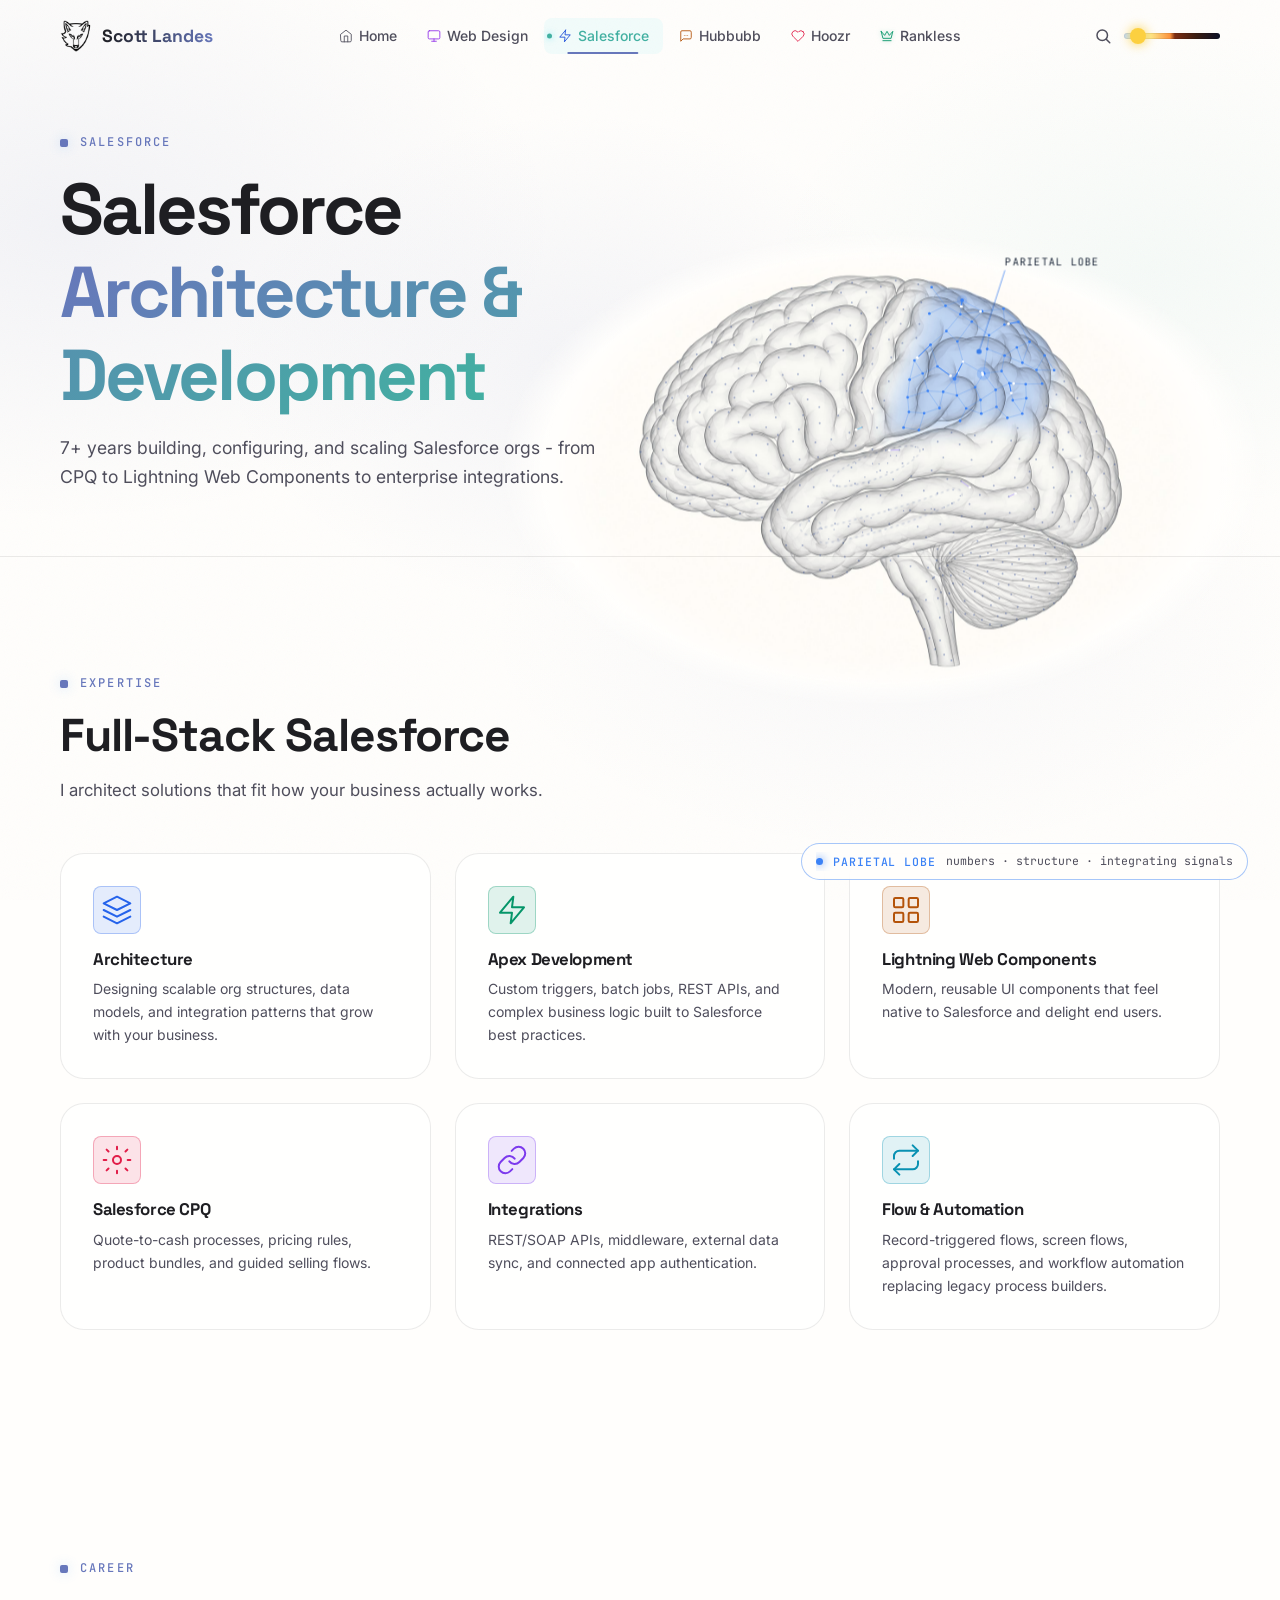
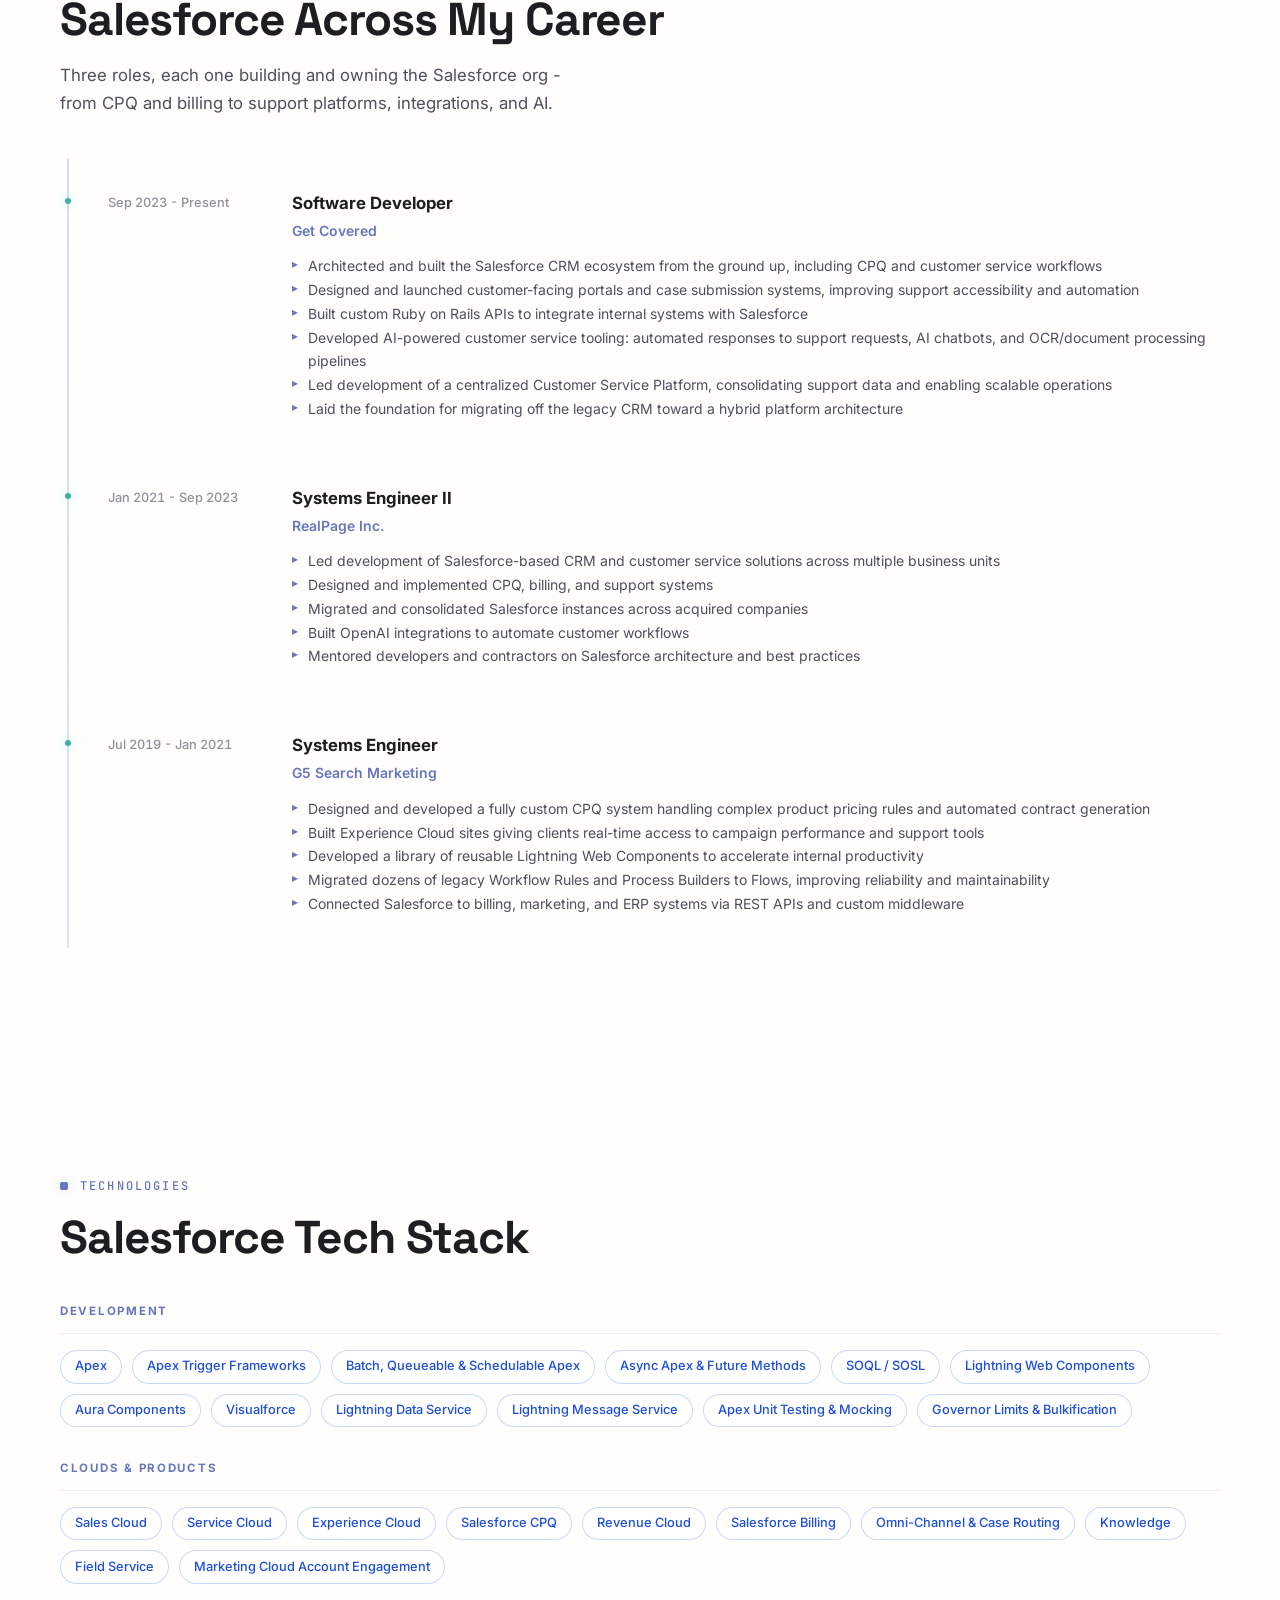
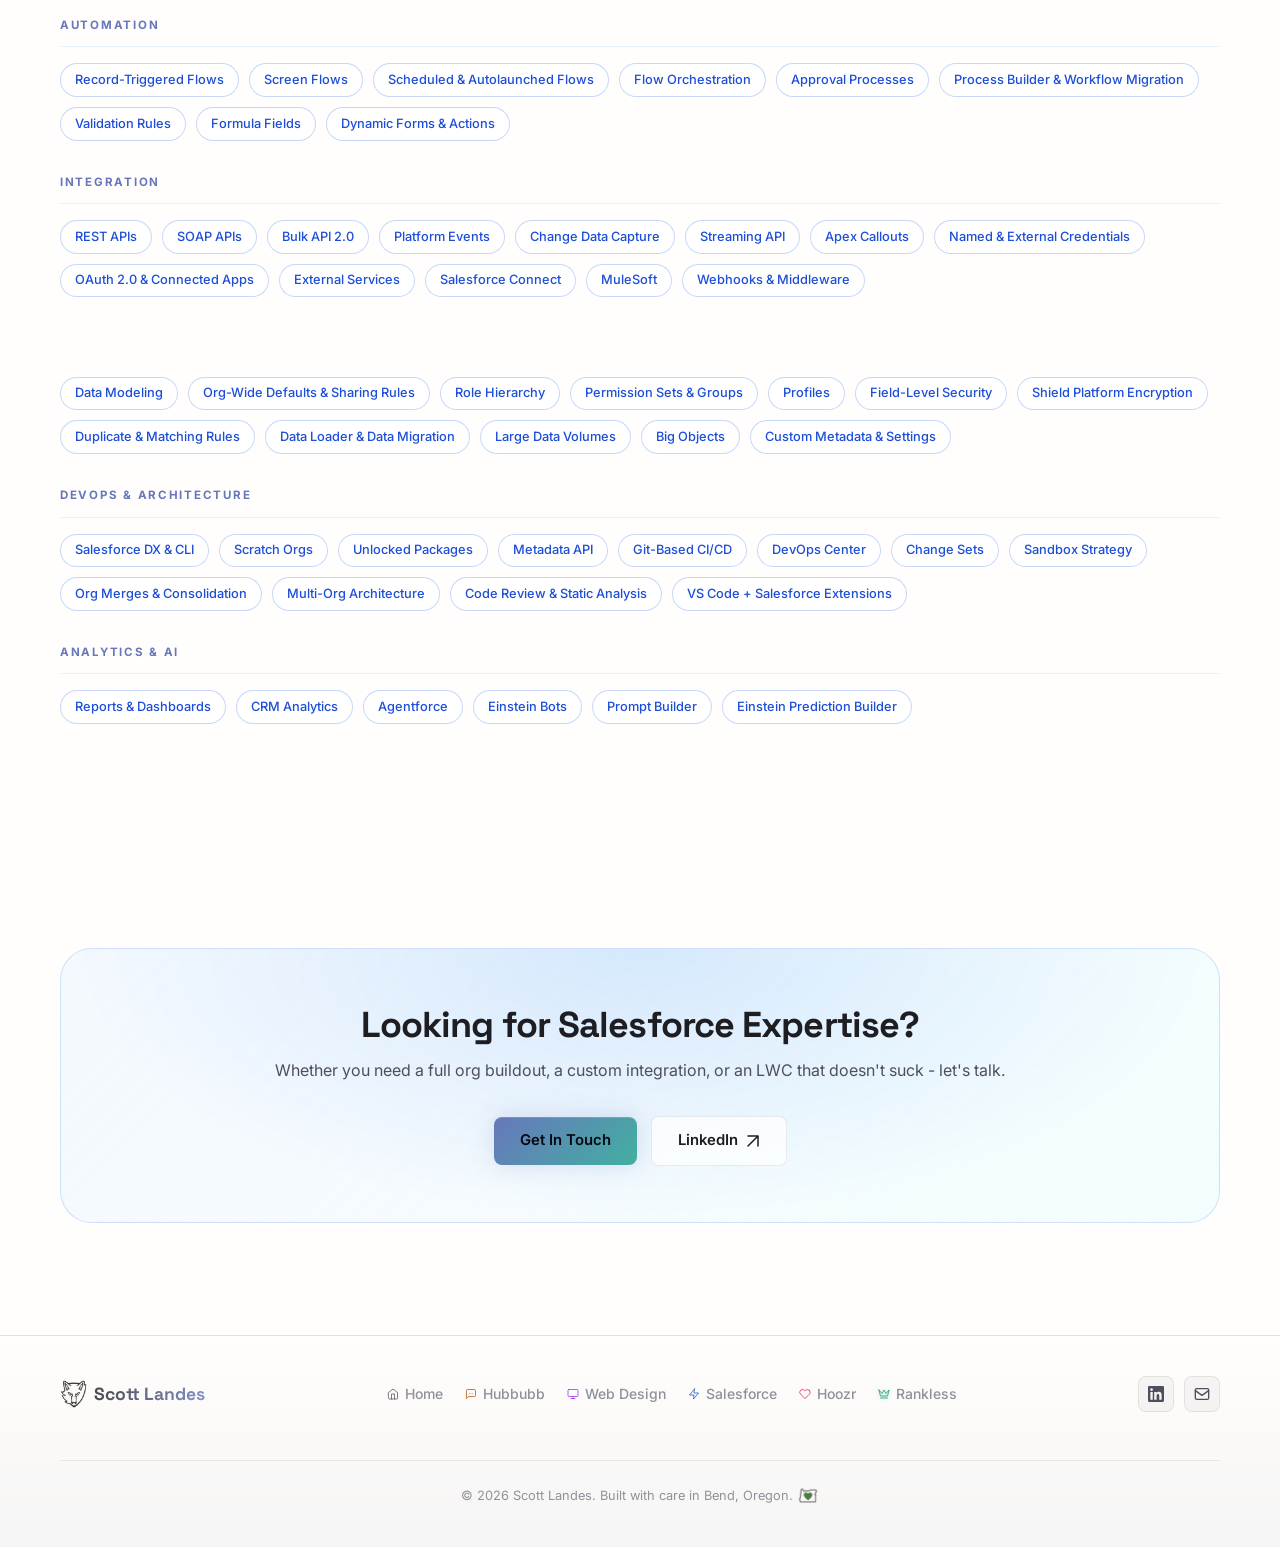
<file: pages/salesforce.html>
<!DOCTYPE html>
<html lang="en">
<head>
  <meta charset="UTF-8" />
  <meta name="viewport" content="width=device-width, initial-scale=1.0" />

  <title>Salesforce | Scott Landes</title>
  <meta name="description" content="Scott Landes is a Salesforce architect, developer, and administrator with 7+ years experience building CPQ, LWC, Apex, and enterprise integrations." />
  <link rel="canonical" href="https://scottjlandes.com/pages/salesforce.html" />
  <link rel="icon" type="image/svg+xml" href="../images/icons/icon-logo.svg" />
  <link rel="icon" type="image/png" sizes="32x32" href="../images/icons/icon-logo.png" />
  <link rel="apple-touch-icon" href="../images/icons/icon-logo.png" />

  <meta property="og:title" content="Salesforce Development &amp; Architecture | Scott Landes" />
  <meta property="og:description" content="Scott Landes is a Salesforce architect, developer, and administrator with 7+ years experience building CPQ, LWC, Apex, and enterprise integrations." />
  <meta property="og:url" content="https://scottjlandes.com/pages/salesforce.html" />
  <meta property="og:type" content="website" />

  <link rel="preconnect" href="https://fonts.googleapis.com" />
  <link rel="preconnect" href="https://fonts.gstatic.com" crossorigin />
  <link href="https://fonts.googleapis.com/css2?family=Inter:wght@400;500;600&family=Space+Grotesk:wght@700;800&family=JetBrains+Mono:wght@400;500&display=swap" rel="stylesheet" />

  <link rel="stylesheet" href="../css/styles.css" />

  <script type="application/ld+json">
  {
    "@context": "https://schema.org",
    "@type": "ProfilePage",
    "name": "Salesforce Development & Architecture | Scott Landes",
    "description": "Scott Landes is a Salesforce architect, developer, and administrator with 7+ years experience building CPQ, LWC, Apex, and enterprise integrations.",
    "url": "https://scottjlandes.com/pages/salesforce.html",
    "mainEntity": {
      "@type": "Person",
      "name": "Scott Landes",
      "url": "https://scottjlandes.com",
      "jobTitle": "Salesforce Architect & Developer",
      "email": "scottandvega@gmail.com",
      "sameAs": [
        "https://www.linkedin.com/in/scott-and-vega"
      ],
      "knowsAbout": [
        "Salesforce CPQ",
        "Apex Development",
        "Lightning Web Components",
        "Salesforce Architecture",
        "Experience Cloud",
        "Flow Builder",
        "REST APIs",
        "Salesforce DX"
      ]
    }
  }
  </script>
  <script src="../js/sky.js"></script>
</head>
<body>
  <div class="page-bg" aria-hidden="true"></div>
  <div class="brain" aria-hidden="true" data-src="../images/brain-{theme}.jpg" data-home="parietal"></div>

  <nav class="nav" aria-label="Main navigation">
    <div class="container">
      <div class="nav__inner">
        <a href="../index.html" class="nav__logo" aria-label="Scott Landes - home"><img src="../images/icons/icon-logo.png" data-logo-light="../images/icons/icon-logo.png" data-logo-dark="../images/icons/icon-logo-dark.png" alt="" width="22" height="24"><span>Scott Landes</span></a>

        <ul class="nav__links" role="list">
          <li><a href="../index.html" class="nav__link"><svg class="ic-home" width="14" height="14" viewBox="0 0 24 24" fill="none" stroke="currentColor" stroke-width="1.5" stroke-linecap="round" stroke-linejoin="round" aria-hidden="true">
  <path d="M3 9l9-7 9 7v11a2 2 0 0 1-2 2H5a2 2 0 0 1-2-2z"/>
  <polyline points="9 22 9 12 15 12 15 22"/>
</svg>Home</a></li>
          <li><a href="web-design.html" class="nav__link"><svg class="ic-webdesign" width="14" height="14" viewBox="0 0 24 24" fill="none" stroke="currentColor" stroke-width="1.5" stroke-linecap="round" stroke-linejoin="round" aria-hidden="true">
  <rect x="2" y="3" width="20" height="14" rx="2" ry="2"/>
  <line x1="8" y1="21" x2="16" y2="21"/>
  <line x1="12" y1="17" x2="12" y2="21"/>
</svg>Web Design</a></li>
          <li><a href="salesforce.html" class="nav__link active" aria-current="page"><svg class="ic-salesforce" width="14" height="14" viewBox="0 0 24 24" fill="none" stroke="currentColor" stroke-width="1.5" stroke-linecap="round" stroke-linejoin="round" aria-hidden="true">
  <polygon points="13 2 3 14 12 14 11 22 21 10 12 10 13 2"/>
</svg>Salesforce</a></li>
          <li><a href="hubbubb.html" class="nav__link"><svg class="ic-hubbub" width="14" height="14" viewBox="0 0 24 24" fill="none" stroke="currentColor" stroke-width="1.5" stroke-linecap="round" stroke-linejoin="round" aria-hidden="true">
  <path d="M21 15a2 2 0 0 1-2 2H7l-4 4V5a2 2 0 0 1 2-2h14a2 2 0 0 1 2 2z"/>
  <circle cx="9" cy="11" r="0.8" fill="currentColor" stroke="none"/>
  <circle cx="12" cy="11" r="0.8" fill="currentColor" stroke="none"/>
  <circle cx="15" cy="11" r="0.8" fill="currentColor" stroke="none"/>
</svg>Hubbubb</a></li>
          <li><a href="hoozr.html" class="nav__link"><svg class="ic-hoozr" width="14" height="14" viewBox="0 0 24 24" fill="none" stroke="currentColor" stroke-width="1.5" stroke-linecap="round" stroke-linejoin="round" aria-hidden="true">
  <path d="M20.84 4.61a5.5 5.5 0 0 0-7.78 0L12 5.67l-1.06-1.06a5.5 5.5 0 0 0-7.78 7.78l1.06 1.06L12 21.23l7.78-7.78 1.06-1.06a5.5 5.5 0 0 0 0-7.78z"/>
</svg>Hoozr</a></li>
          <li><a href="rankless.html" class="nav__link"><svg class="ic-rankless" width="14" height="14" viewBox="0 0 24 24" fill="none" stroke="currentColor" stroke-width="1.5" stroke-linecap="round" stroke-linejoin="round" aria-hidden="true">
  <path d="M2 4l3 12h14l3-12-6 7-4-7-4 7-6-7z"/>
  <line x1="5" y1="20" x2="19" y2="20"/>
</svg>Rankless</a></li>
        </ul>

        <div class="nav__theme sky">
            <input class="sky__range" type="range" min="0" max="100" step="0.1" aria-label="Time of day" title="Time of day in Bend, Oregon - drag to change">
            <button class="sky__now" type="button" hidden>Now</button>
          </div>
        <button class="nav__ham" aria-label="Toggle mobile menu" aria-expanded="false" aria-controls="mobile-menu">
          <span></span>
          <span></span>
          <span></span>
        </button>
      </div>
    </div>
  </nav>

  <div class="nav__mobile" id="mobile-menu" role="dialog" aria-modal="true" aria-label="Mobile navigation">
    <a href="../index.html" class="nav__mobile-link"><svg class="ic-home" width="28" height="28" viewBox="0 0 24 24" fill="none" stroke="currentColor" stroke-width="1.5" stroke-linecap="round" stroke-linejoin="round" aria-hidden="true">
  <path d="M3 9l9-7 9 7v11a2 2 0 0 1-2 2H5a2 2 0 0 1-2-2z"/>
  <polyline points="9 22 9 12 15 12 15 22"/>
</svg>Home</a>
    <a href="web-design.html" class="nav__mobile-link"><svg class="ic-webdesign" width="28" height="28" viewBox="0 0 24 24" fill="none" stroke="currentColor" stroke-width="1.5" stroke-linecap="round" stroke-linejoin="round" aria-hidden="true">
  <rect x="2" y="3" width="20" height="14" rx="2" ry="2"/>
  <line x1="8" y1="21" x2="16" y2="21"/>
  <line x1="12" y1="17" x2="12" y2="21"/>
</svg>Web Design</a>
    <a href="salesforce.html" class="nav__mobile-link"><svg class="ic-salesforce" width="28" height="28" viewBox="0 0 24 24" fill="none" stroke="currentColor" stroke-width="1.5" stroke-linecap="round" stroke-linejoin="round" aria-hidden="true">
  <polygon points="13 2 3 14 12 14 11 22 21 10 12 10 13 2"/>
</svg>Salesforce</a>
    <a href="hubbubb.html" class="nav__mobile-link"><svg class="ic-hubbub" width="28" height="28" viewBox="0 0 24 24" fill="none" stroke="currentColor" stroke-width="1.5" stroke-linecap="round" stroke-linejoin="round" aria-hidden="true">
  <path d="M21 15a2 2 0 0 1-2 2H7l-4 4V5a2 2 0 0 1 2-2h14a2 2 0 0 1 2 2z"/>
  <circle cx="9" cy="11" r="0.8" fill="currentColor" stroke="none"/>
  <circle cx="12" cy="11" r="0.8" fill="currentColor" stroke="none"/>
  <circle cx="15" cy="11" r="0.8" fill="currentColor" stroke="none"/>
</svg>Hubbubb</a>
    <a href="hoozr.html" class="nav__mobile-link"><svg class="ic-hoozr" width="28" height="28" viewBox="0 0 24 24" fill="none" stroke="currentColor" stroke-width="1.5" stroke-linecap="round" stroke-linejoin="round" aria-hidden="true">
  <path d="M20.84 4.61a5.5 5.5 0 0 0-7.78 0L12 5.67l-1.06-1.06a5.5 5.5 0 0 0-7.78 7.78l1.06 1.06L12 21.23l7.78-7.78 1.06-1.06a5.5 5.5 0 0 0 0-7.78z"/>
</svg>Hoozr</a>
    <a href="rankless.html" class="nav__mobile-link"><svg class="ic-rankless" width="28" height="28" viewBox="0 0 24 24" fill="none" stroke="currentColor" stroke-width="1.5" stroke-linecap="round" stroke-linejoin="round" aria-hidden="true">
  <path d="M2 4l3 12h14l3-12-6 7-4-7-4 7-6-7z"/>
  <line x1="5" y1="20" x2="19" y2="20"/>
</svg>Rankless</a>
  </div>

  <main>

    <header class="page-hero">
      <div class="container">
        <div class="page-hero__content">
          <span class="label">Salesforce</span>
          <h1 class="page-hero__title">
            Salesforce <span class="gradient-text">Architecture &amp; Development</span>
          </h1>
          <p class="page-hero__desc">
            7+ years building, configuring, and scaling Salesforce orgs - from CPQ to Lightning Web Components to enterprise integrations.
          </p>
        </div>
      </div>
    </header>

    <section aria-labelledby="expertise-title" data-brain="parietal">
      <div class="container">
        <div class="reveal">
          <span class="label">Expertise</span>
          <h2 class="section-title" id="expertise-title">Full-Stack Salesforce</h2>
          <p class="section-desc">I architect solutions that fit how your business actually works.</p>
        </div>

        <div class="feature-grid">
          <article class="card reveal reveal-d1">
            <div class="feature-card__icon" aria-hidden="true"><svg class="ic-layers" width="32" height="32" viewBox="0 0 24 24" fill="none" stroke="currentColor" stroke-width="1.5" stroke-linecap="round" stroke-linejoin="round" aria-hidden="true">
  <polygon points="12 2 2 7 12 12 22 7 12 2"/>
  <polyline points="2 17 12 22 22 17"/>
  <polyline points="2 12 12 17 22 12"/>
</svg></div>
            <h3 class="feature-card__title">Architecture</h3>
            <p class="feature-card__desc">Designing scalable org structures, data models, and integration patterns that grow with your business.</p>
          </article>

          <article class="card reveal reveal-d2">
            <div class="feature-card__icon" aria-hidden="true"><svg class="ic-salesforce" width="32" height="32" viewBox="0 0 24 24" fill="none" stroke="currentColor" stroke-width="1.5" stroke-linecap="round" stroke-linejoin="round" aria-hidden="true">
  <polygon points="13 2 3 14 12 14 11 22 21 10 12 10 13 2"/>
</svg></div>
            <h3 class="feature-card__title">Apex Development</h3>
            <p class="feature-card__desc">Custom triggers, batch jobs, REST APIs, and complex business logic built to Salesforce best practices.</p>
          </article>

          <article class="card reveal reveal-d3">
            <div class="feature-card__icon" aria-hidden="true"><svg class="ic-component" width="32" height="32" viewBox="0 0 24 24" fill="none" stroke="currentColor" stroke-width="1.5" stroke-linecap="round" stroke-linejoin="round" aria-hidden="true">
  <rect x="3" y="3" width="7" height="7" rx="1"/>
  <rect x="14" y="3" width="7" height="7" rx="1"/>
  <rect x="14" y="14" width="7" height="7" rx="1"/>
  <rect x="3" y="14" width="7" height="7" rx="1"/>
</svg></div>
            <h3 class="feature-card__title">Lightning Web Components</h3>
            <p class="feature-card__desc">Modern, reusable UI components that feel native to Salesforce and delight end users.</p>
          </article>

          <article class="card reveal reveal-d4">
            <div class="feature-card__icon" aria-hidden="true"><svg class="ic-settings" width="32" height="32" viewBox="0 0 24 24" fill="none" stroke="currentColor" stroke-width="1.5" stroke-linecap="round" stroke-linejoin="round" aria-hidden="true">
  <circle cx="12" cy="12" r="3"/>
  <path d="M12 2v2M12 20v2M4.22 4.22l1.42 1.42M18.36 18.36l1.42 1.42M2 12h2M20 12h2M4.22 19.78l1.42-1.42M18.36 5.64l1.42-1.42"/>
</svg></div>
            <h3 class="feature-card__title">Salesforce CPQ</h3>
            <p class="feature-card__desc">Quote-to-cash processes, pricing rules, product bundles, and guided selling flows.</p>
          </article>

          <article class="card reveal reveal-d1">
            <div class="feature-card__icon" aria-hidden="true"><svg class="ic-link" width="32" height="32" viewBox="0 0 24 24" fill="none" stroke="currentColor" stroke-width="1.5" stroke-linecap="round" stroke-linejoin="round" aria-hidden="true">
  <path d="M10 13a5 5 0 0 0 7.54.54l3-3a5 5 0 0 0-7.07-7.07l-1.72 1.71"/>
  <path d="M14 11a5 5 0 0 0-7.54-.54l-3 3a5 5 0 0 0 7.07 7.07l1.71-1.71"/>
</svg></div>
            <h3 class="feature-card__title">Integrations</h3>
            <p class="feature-card__desc">REST/SOAP APIs, middleware, external data sync, and connected app authentication.</p>
          </article>

          <article class="card reveal reveal-d2">
            <div class="feature-card__icon" aria-hidden="true"><svg class="ic-refresh" width="32" height="32" viewBox="0 0 24 24" fill="none" stroke="currentColor" stroke-width="1.5" stroke-linecap="round" stroke-linejoin="round" aria-hidden="true">
  <polyline points="17 1 21 5 17 9"/>
  <path d="M3 11V9a4 4 0 0 1 4-4h14"/>
  <polyline points="7 23 3 19 7 15"/>
  <path d="M21 13v2a4 4 0 0 1-4 4H3"/>
</svg></div>
            <h3 class="feature-card__title">Flow &amp; Automation</h3>
            <p class="feature-card__desc">Record-triggered flows, screen flows, approval processes, and workflow automation replacing legacy process builders.</p>
          </article>
        </div>
      </div>
    </section>

    <section aria-labelledby="career-title" data-brain="hippocampus">
      <div class="container">
        <div class="reveal">
          <span class="label">Career</span>
          <h2 class="section-title" id="career-title">Salesforce Across My Career</h2>
          <p class="section-desc">Three roles, each one building and owning the Salesforce org - from CPQ and billing to support platforms, integrations, and AI.</p>
        </div>

        <ul class="experience-list" role="list">
          <li class="exp-item reveal reveal-d1">
            <div class="exp-item__period">Sep 2023 - Present</div>
            <div>
              <div class="exp-item__role">Software Developer</div>
              <div class="exp-item__company">Get Covered</div>
              <ul class="exp-item__bullets" role="list">
                <li>Architected and built the Salesforce CRM ecosystem from the ground up, including CPQ and customer service workflows</li>
                <li>Designed and launched customer-facing portals and case submission systems, improving support accessibility and automation</li>
                <li>Built custom Ruby on Rails APIs to integrate internal systems with Salesforce</li>
                <li>Developed AI-powered customer service tooling: automated responses to support requests, AI chatbots, and OCR/document processing pipelines</li>
                <li>Led development of a centralized Customer Service Platform, consolidating support data and enabling scalable operations</li>
                <li>Laid the foundation for migrating off the legacy CRM toward a hybrid platform architecture</li>
              </ul>
            </div>
          </li>
          <li class="exp-item reveal reveal-d2">
            <div class="exp-item__period">Jan 2021 - Sep 2023</div>
            <div>
              <div class="exp-item__role">Systems Engineer II</div>
              <div class="exp-item__company">RealPage Inc.</div>
              <ul class="exp-item__bullets" role="list">
                <li>Led development of Salesforce-based CRM and customer service solutions across multiple business units</li>
                <li>Designed and implemented CPQ, billing, and support systems</li>
                <li>Migrated and consolidated Salesforce instances across acquired companies</li>
                <li>Built OpenAI integrations to automate customer workflows</li>
                <li>Mentored developers and contractors on Salesforce architecture and best practices</li>
              </ul>
            </div>
          </li>
          <li class="exp-item reveal reveal-d3">
            <div class="exp-item__period">Jul 2019 - Jan 2021</div>
            <div>
              <div class="exp-item__role">Systems Engineer</div>
              <div class="exp-item__company">G5 Search Marketing</div>
              <ul class="exp-item__bullets" role="list">
                <li>Designed and developed a fully custom CPQ system handling complex product pricing rules and automated contract generation</li>
                <li>Built Experience Cloud sites giving clients real-time access to campaign performance and support tools</li>
                <li>Developed a library of reusable Lightning Web Components to accelerate internal productivity</li>
                <li>Migrated dozens of legacy Workflow Rules and Process Builders to Flows, improving reliability and maintainability</li>
                <li>Connected Salesforce to billing, marketing, and ERP systems via REST APIs and custom middleware</li>
              </ul>
            </div>
          </li>
        </ul>
      </div>
    </section>

    <section aria-labelledby="techstack-title" data-brain="cerebellum">
      <div class="container">
        <div class="reveal">
          <span class="label">Technologies</span>
          <h2 class="section-title" id="techstack-title">Salesforce Tech Stack</h2>
        </div>

        <div class="sf-stack">
        <p class="skill-category reveal" data-brain="motor">Development</p>
        <div class="tags reveal" role="list" aria-label="Development">
          <span class="tag" role="listitem">Apex</span>
          <span class="tag" role="listitem">Apex Trigger Frameworks</span>
          <span class="tag" role="listitem">Batch, Queueable &amp; Schedulable Apex</span>
          <span class="tag" role="listitem">Async Apex &amp; Future Methods</span>
          <span class="tag" role="listitem">SOQL / SOSL</span>
          <span class="tag" role="listitem">Lightning Web Components</span>
          <span class="tag" role="listitem">Aura Components</span>
          <span class="tag" role="listitem">Visualforce</span>
          <span class="tag" role="listitem">Lightning Data Service</span>
          <span class="tag" role="listitem">Lightning Message Service</span>
          <span class="tag" role="listitem">Apex Unit Testing &amp; Mocking</span>
          <span class="tag" role="listitem">Governor Limits &amp; Bulkification</span>
        </div>
        <p class="skill-category reveal" data-brain="temporal">Clouds &amp; Products</p>
        <div class="tags reveal" role="list" aria-label="Clouds &amp; Products">
          <span class="tag" role="listitem">Sales Cloud</span>
          <span class="tag" role="listitem">Service Cloud</span>
          <span class="tag" role="listitem">Experience Cloud</span>
          <span class="tag" role="listitem">Salesforce CPQ</span>
          <span class="tag" role="listitem">Revenue Cloud</span>
          <span class="tag" role="listitem">Salesforce Billing</span>
          <span class="tag" role="listitem">Omni-Channel &amp; Case Routing</span>
          <span class="tag" role="listitem">Knowledge</span>
          <span class="tag" role="listitem">Field Service</span>
          <span class="tag" role="listitem">Marketing Cloud Account Engagement</span>
        </div>
        <p class="skill-category reveal" data-brain="cerebellum">Automation</p>
        <div class="tags reveal" role="list" aria-label="Automation">
          <span class="tag" role="listitem">Record-Triggered Flows</span>
          <span class="tag" role="listitem">Screen Flows</span>
          <span class="tag" role="listitem">Scheduled &amp; Autolaunched Flows</span>
          <span class="tag" role="listitem">Flow Orchestration</span>
          <span class="tag" role="listitem">Approval Processes</span>
          <span class="tag" role="listitem">Process Builder &amp; Workflow Migration</span>
          <span class="tag" role="listitem">Validation Rules</span>
          <span class="tag" role="listitem">Formula Fields</span>
          <span class="tag" role="listitem">Dynamic Forms &amp; Actions</span>
        </div>
        <p class="skill-category reveal" data-brain="parietal">Integration</p>
        <div class="tags reveal" role="list" aria-label="Integration">
          <span class="tag" role="listitem">REST APIs</span>
          <span class="tag" role="listitem">SOAP APIs</span>
          <span class="tag" role="listitem">Bulk API 2.0</span>
          <span class="tag" role="listitem">Platform Events</span>
          <span class="tag" role="listitem">Change Data Capture</span>
          <span class="tag" role="listitem">Streaming API</span>
          <span class="tag" role="listitem">Apex Callouts</span>
          <span class="tag" role="listitem">Named &amp; External Credentials</span>
          <span class="tag" role="listitem">OAuth 2.0 &amp; Connected Apps</span>
          <span class="tag" role="listitem">External Services</span>
          <span class="tag" role="listitem">Salesforce Connect</span>
          <span class="tag" role="listitem">MuleSoft</span>
          <span class="tag" role="listitem">Webhooks &amp; Middleware</span>
        </div>
        <p class="skill-category reveal" data-brain="amygdala">Data &amp; Security</p>
        <div class="tags reveal" role="list" aria-label="Data &amp; Security">
          <span class="tag" role="listitem">Data Modeling</span>
          <span class="tag" role="listitem">Org-Wide Defaults &amp; Sharing Rules</span>
          <span class="tag" role="listitem">Role Hierarchy</span>
          <span class="tag" role="listitem">Permission Sets &amp; Groups</span>
          <span class="tag" role="listitem">Profiles</span>
          <span class="tag" role="listitem">Field-Level Security</span>
          <span class="tag" role="listitem">Shield Platform Encryption</span>
          <span class="tag" role="listitem">Duplicate &amp; Matching Rules</span>
          <span class="tag" role="listitem">Data Loader &amp; Data Migration</span>
          <span class="tag" role="listitem">Large Data Volumes</span>
          <span class="tag" role="listitem">Big Objects</span>
          <span class="tag" role="listitem">Custom Metadata &amp; Settings</span>
        </div>
        <p class="skill-category reveal" data-brain="prefrontal">DevOps &amp; Architecture</p>
        <div class="tags reveal" role="list" aria-label="DevOps &amp; Architecture">
          <span class="tag" role="listitem">Salesforce DX &amp; CLI</span>
          <span class="tag" role="listitem">Scratch Orgs</span>
          <span class="tag" role="listitem">Unlocked Packages</span>
          <span class="tag" role="listitem">Metadata API</span>
          <span class="tag" role="listitem">Git-Based CI/CD</span>
          <span class="tag" role="listitem">DevOps Center</span>
          <span class="tag" role="listitem">Change Sets</span>
          <span class="tag" role="listitem">Sandbox Strategy</span>
          <span class="tag" role="listitem">Org Merges &amp; Consolidation</span>
          <span class="tag" role="listitem">Multi-Org Architecture</span>
          <span class="tag" role="listitem">Code Review &amp; Static Analysis</span>
          <span class="tag" role="listitem">VS Code + Salesforce Extensions</span>
        </div>
        <p class="skill-category reveal" data-brain="neocortex">Analytics &amp; AI</p>
        <div class="tags reveal" role="list" aria-label="Analytics &amp; AI">
          <span class="tag" role="listitem">Reports &amp; Dashboards</span>
          <span class="tag" role="listitem">CRM Analytics</span>
          <span class="tag" role="listitem">Agentforce</span>
          <span class="tag" role="listitem">Einstein Bots</span>
          <span class="tag" role="listitem">Prompt Builder</span>
          <span class="tag" role="listitem">Einstein Prediction Builder</span>
        </div>
        </div>
      </div>
    </section>

    <section aria-labelledby="cta-title" data-brain="all">
      <div class="container">
        <div class="cta-banner reveal">
          <h2 class="cta-banner__title" id="cta-title">Looking for Salesforce Expertise?</h2>
          <p class="cta-banner__desc">Whether you need a full org buildout, a custom integration, or an LWC that doesn't suck - let's talk.</p>
          <div class="hero__actions">
            <a
              href="mailto:scottandvega@gmail.com"
              class="btn btn-primary"
              aria-label="Send Scott an email"
            >
              Get In Touch
            </a>
            <a
              href="https://www.linkedin.com/in/scott-and-vega"
              class="btn btn-ghost"
              target="_blank"
              rel="noopener noreferrer"
              aria-label="Scott Landes on LinkedIn (opens in new tab)"
            >
              LinkedIn
              <svg width="14" height="14" viewBox="0 0 14 14" fill="none" aria-hidden="true" focusable="false">
                <path d="M2 2h10v10M12 2 2 12" stroke="currentColor" stroke-width="1.5" stroke-linecap="round" stroke-linejoin="round"/>
              </svg>
            </a>
          </div>
        </div>
      </div>
    </section>

  </main>

  <footer class="footer">
    <div class="container">
      <div class="footer__inner">
        <a href="../index.html" class="footer__logo" aria-label="Scott Landes - home"><img src="../images/icons/icon-logo.png" data-logo-light="../images/icons/icon-logo.png" data-logo-dark="../images/icons/icon-logo-dark.png" alt="" width="18" height="20"><span>Scott Landes</span></a>

        <nav class="footer__nav" aria-label="Footer navigation">
          <a href="../index.html"><svg class="ic-home" width="12" height="12" viewBox="0 0 24 24" fill="none" stroke="currentColor" stroke-width="1.5" stroke-linecap="round" stroke-linejoin="round">
  <path d="M3 9l9-7 9 7v11a2 2 0 0 1-2 2H5a2 2 0 0 1-2-2z"/>
  <polyline points="9 22 9 12 15 12 15 22"/>
</svg>Home</a>
          <a href="hubbubb.html"><svg class="ic-hubbub" width="12" height="12" viewBox="0 0 24 24" fill="none" stroke="currentColor" stroke-width="1.5" stroke-linecap="round" stroke-linejoin="round" aria-hidden="true">
  <path d="M21 15a2 2 0 0 1-2 2H7l-4 4V5a2 2 0 0 1 2-2h14a2 2 0 0 1 2 2z"/>
  <circle cx="9" cy="11" r="0.8" fill="currentColor" stroke="none"/>
  <circle cx="12" cy="11" r="0.8" fill="currentColor" stroke="none"/>
  <circle cx="15" cy="11" r="0.8" fill="currentColor" stroke="none"/>
</svg>Hubbubb</a>
          <a href="web-design.html"><svg class="ic-webdesign" width="12" height="12" viewBox="0 0 24 24" fill="none" stroke="currentColor" stroke-width="1.5" stroke-linecap="round" stroke-linejoin="round" aria-hidden="true">
  <rect x="2" y="3" width="20" height="14" rx="2" ry="2"/>
  <line x1="8" y1="21" x2="16" y2="21"/>
  <line x1="12" y1="17" x2="12" y2="21"/>
</svg>Web Design</a>
          <a href="salesforce.html" aria-current="page"><svg class="ic-salesforce" width="12" height="12" viewBox="0 0 24 24" fill="none" stroke="currentColor" stroke-width="1.5" stroke-linecap="round" stroke-linejoin="round" aria-hidden="true">
  <polygon points="13 2 3 14 12 14 11 22 21 10 12 10 13 2"/>
</svg>Salesforce</a>
          <a href="hoozr.html"><svg class="ic-hoozr" width="12" height="12" viewBox="0 0 24 24" fill="none" stroke="currentColor" stroke-width="1.5" stroke-linecap="round" stroke-linejoin="round" aria-hidden="true">
  <path d="M20.84 4.61a5.5 5.5 0 0 0-7.78 0L12 5.67l-1.06-1.06a5.5 5.5 0 0 0-7.78 7.78l1.06 1.06L12 21.23l7.78-7.78 1.06-1.06a5.5 5.5 0 0 0 0-7.78z"/>
</svg>Hoozr</a>
          <a href="rankless.html"><svg class="ic-rankless" width="12" height="12" viewBox="0 0 24 24" fill="none" stroke="currentColor" stroke-width="1.5" stroke-linecap="round" stroke-linejoin="round" aria-hidden="true">
  <path d="M2 4l3 12h14l3-12-6 7-4-7-4 7-6-7z"/>
  <line x1="5" y1="20" x2="19" y2="20"/>
</svg>Rankless</a>
        </nav>

        <div class="footer__social">
          <a
            href="https://www.linkedin.com/in/scott-and-vega"
            target="_blank"
            rel="noopener noreferrer"
            aria-label="Scott Landes on LinkedIn (opens in new tab)"
          >
            <svg width="16" height="16" viewBox="0 0 24 24" fill="currentColor" aria-hidden="true" focusable="false">
              <path d="M20.447 20.452h-3.554v-5.569c0-1.328-.027-3.037-1.852-3.037-1.853 0-2.136 1.445-2.136 2.939v5.667H9.351V9h3.414v1.561h.046c.477-.9 1.637-1.85 3.37-1.85 3.601 0 4.267 2.37 4.267 5.455v6.286zM5.337 7.433a2.062 2.062 0 0 1-2.063-2.065 2.064 2.064 0 1 1 2.063 2.065zm1.782 13.019H3.555V9h3.564v11.452zM22.225 0H1.771C.792 0 0 .774 0 1.729v20.542C0 23.227.792 24 1.771 24h20.451C23.2 24 24 23.227 24 22.271V1.729C24 .774 23.2 0 22.222 0h.003z"/>
            </svg>
          </a>
          <a
            href="mailto:scottandvega@gmail.com"
            aria-label="Email Scott Landes"
          >
            <svg width="16" height="16" viewBox="0 0 24 24" fill="none" stroke="currentColor" stroke-width="2" stroke-linecap="round" stroke-linejoin="round" aria-hidden="true" focusable="false">
              <rect x="2" y="4" width="20" height="16" rx="2"/>
              <path d="m2 7 10 7 10-7"/>
            </svg>
          </a>
        </div>

        <p class="footer__copy">© <span data-year>2026</span> Scott Landes. Built with care in Bend, Oregon.<img src="../images/icons/icon-oregon-white.png" data-logo-light="../images/icons/icon-oregon-white.png" data-logo-dark="../images/icons/icon-oregon.png" alt="Oregon" class="footer__bend-badge"></p>
      </div>
    </div>
  </footer>

  <script src="../js/main.js" defer></script>
  <script src="../js/brain.js" defer></script>
</body>
</html>
</file>
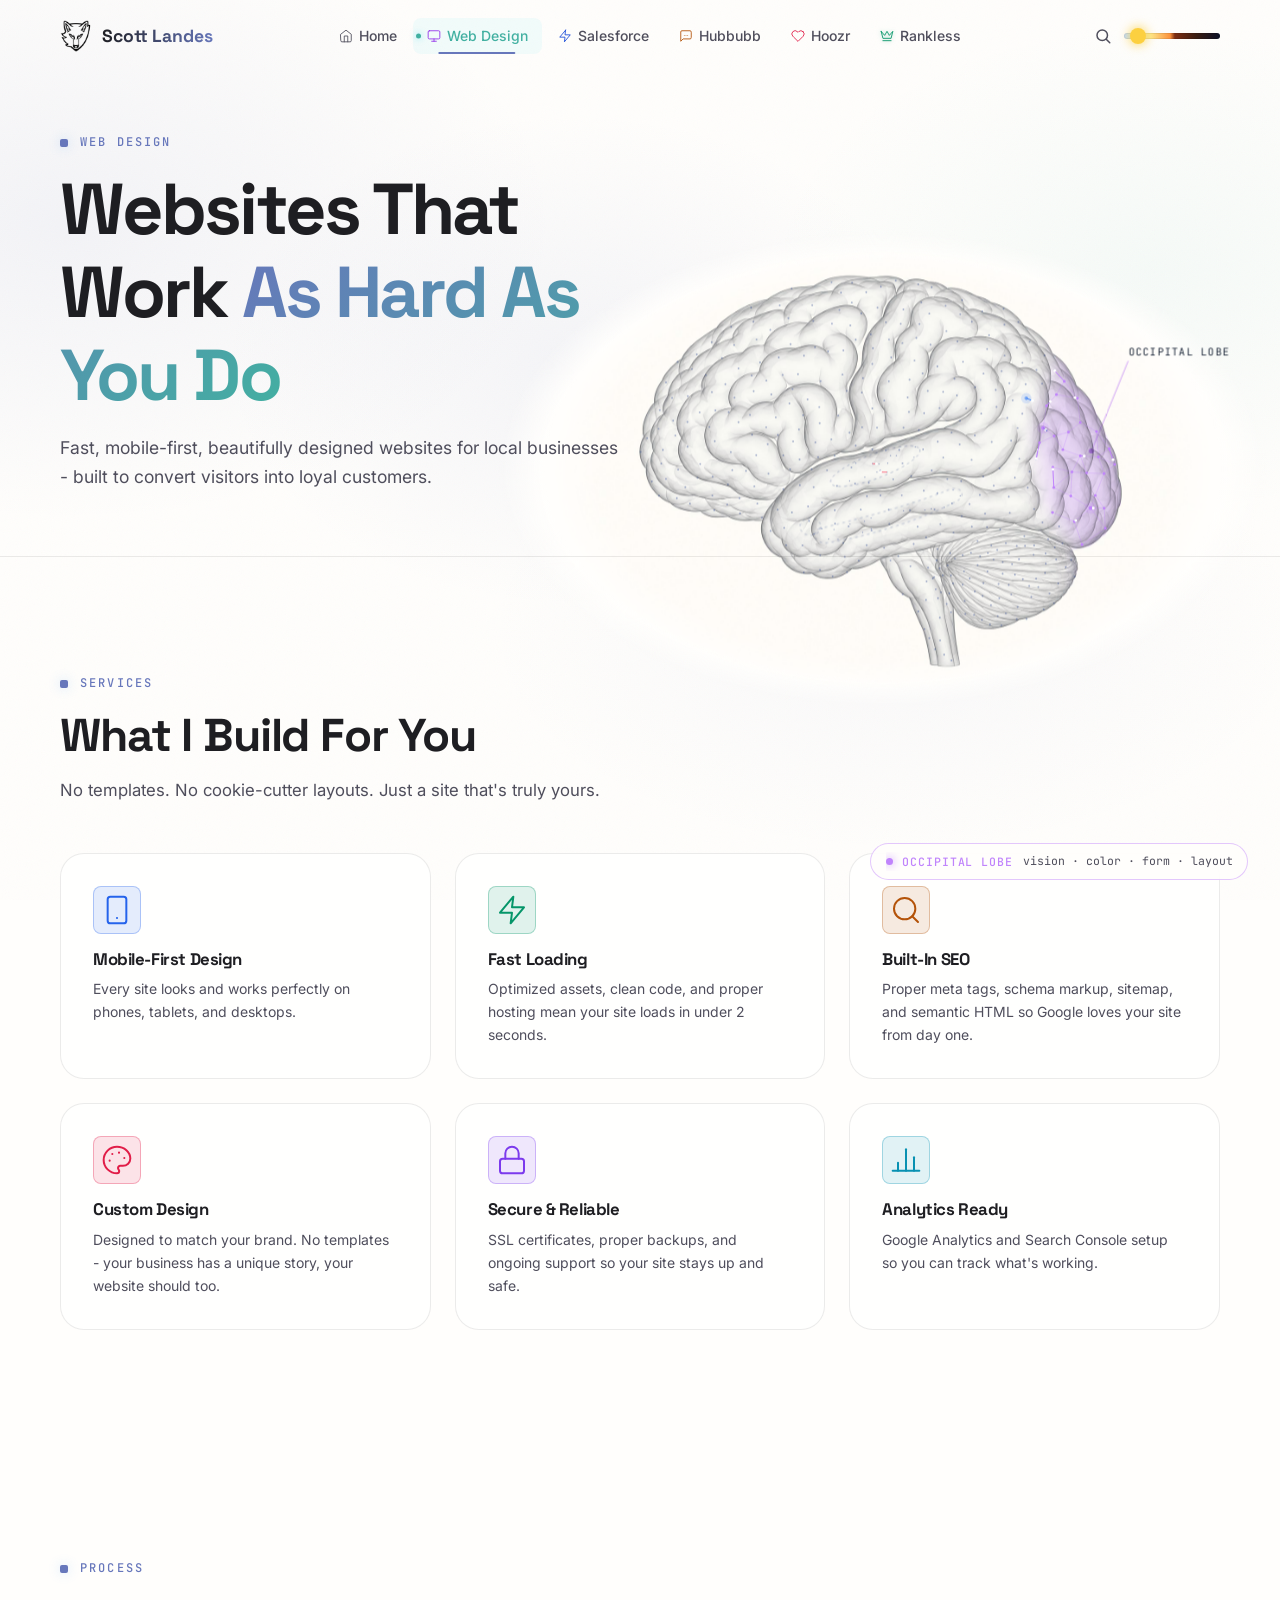
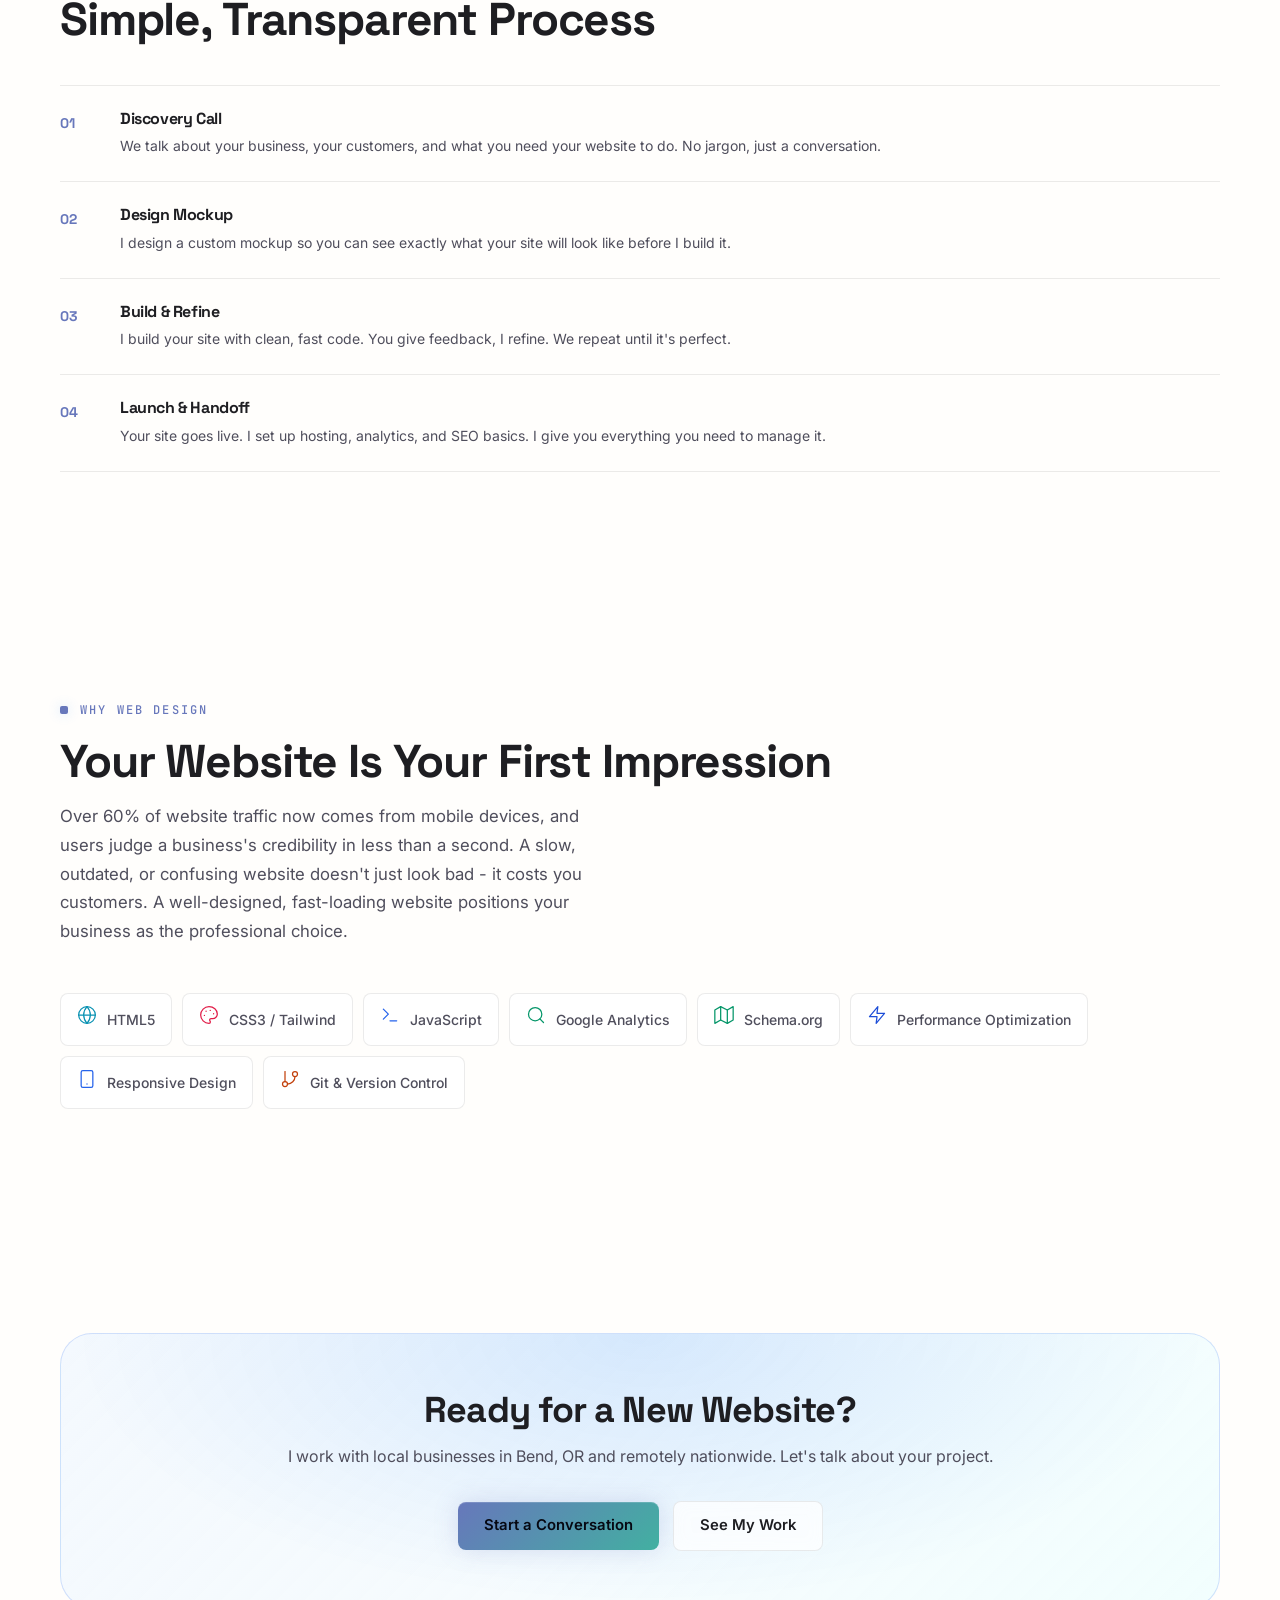
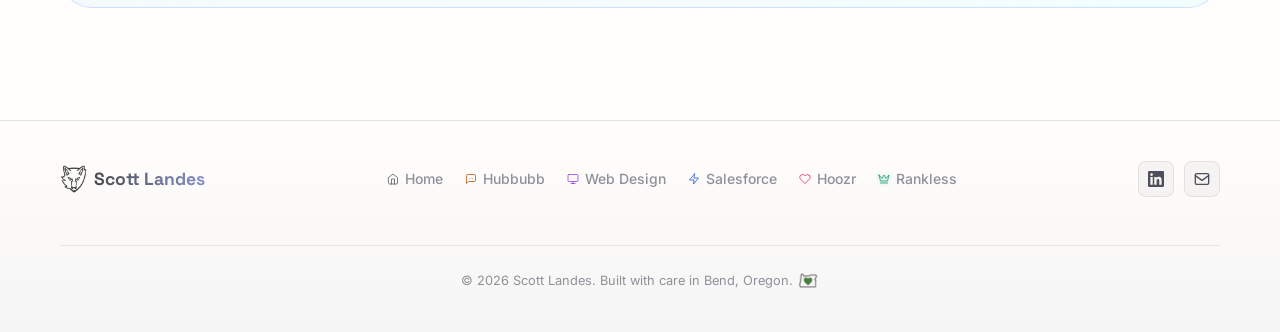
<file: pages/web-design.html>
<!DOCTYPE html>
<html lang="en">
<head>
  <meta charset="UTF-8" />
  <meta name="viewport" content="width=device-width, initial-scale=1.0" />

  <title>Web Design | Scott Landes</title>
  <meta name="description" content="Scott Landes builds fast, mobile-first websites for local businesses in Bend, OR and beyond. Beautiful design, great SEO, real results." />
  <link rel="canonical" href="https://scottjlandes.com/pages/web-design.html" />
  <link rel="icon" type="image/svg+xml" href="../images/icons/icon-logo.svg" />
  <link rel="icon" type="image/png" sizes="32x32" href="../images/icons/icon-logo.png" />
  <link rel="apple-touch-icon" href="../images/icons/icon-logo.png" />

  <meta property="og:title" content="Web Design for Local Businesses | Scott Landes" />
  <meta property="og:description" content="Scott Landes builds fast, mobile-first websites for local businesses in Bend, OR and beyond. Beautiful design, great SEO, real results." />
  <meta property="og:url" content="https://scottjlandes.com/pages/web-design.html" />
  <meta property="og:type" content="website" />

  <link rel="preconnect" href="https://fonts.googleapis.com" />
  <link rel="preconnect" href="https://fonts.gstatic.com" crossorigin />
  <link href="https://fonts.googleapis.com/css2?family=Inter:wght@400;500;600&family=Space+Grotesk:wght@700;800&family=JetBrains+Mono:wght@400;500&display=swap" rel="stylesheet" />

  <link rel="stylesheet" href="../css/styles.css" />

  <script type="application/ld+json">
  {
    "@context": "https://schema.org",
    "@type": "Service",
    "name": "Web Design for Local Businesses",
    "description": "Scott Landes builds fast, mobile-first websites for local businesses in Bend, OR and beyond. Beautiful design, great SEO, real results.",
    "url": "https://scottjlandes.com/pages/web-design.html",
    "provider": {
      "@type": "Person",
      "name": "Scott Landes",
      "url": "https://scottjlandes.com",
      "email": "scottandvega@gmail.com",
      "sameAs": [
        "https://www.linkedin.com/in/scott-and-vega"
      ],
      "areaServed": [
        {
          "@type": "Place",
          "name": "Bend, Oregon"
        },
        {
          "@type": "Place",
          "name": "United States"
        }
      ]
    },
    "serviceType": "Web Design",
    "hasOfferCatalog": {
      "@type": "OfferCatalog",
      "name": "Web Design Services",
      "itemListElement": [
        { "@type": "Offer", "itemOffered": { "@type": "Service", "name": "Mobile-First Design" } },
        { "@type": "Offer", "itemOffered": { "@type": "Service", "name": "SEO Optimization" } },
        { "@type": "Offer", "itemOffered": { "@type": "Service", "name": "Custom Website Design" } },
        { "@type": "Offer", "itemOffered": { "@type": "Service", "name": "Performance Optimization" } }
      ]
    }
  }
  </script>
  <script src="../js/sky.js"></script>
</head>
<body>
  <div class="page-bg" aria-hidden="true"></div>
  <div class="brain" aria-hidden="true" data-src="../images/brain-{theme}.jpg" data-home="occipital"></div>

  <nav class="nav" aria-label="Main navigation">
    <div class="container">
      <div class="nav__inner">
        <a href="../index.html" class="nav__logo" aria-label="Scott Landes - home"><img src="../images/icons/icon-logo.png" data-logo-light="../images/icons/icon-logo.png" data-logo-dark="../images/icons/icon-logo-dark.png" alt="" width="22" height="24"><span>Scott Landes</span></a>

        <ul class="nav__links" role="list">
          <li><a href="../index.html" class="nav__link"><svg class="ic-home" width="14" height="14" viewBox="0 0 24 24" fill="none" stroke="currentColor" stroke-width="1.5" stroke-linecap="round" stroke-linejoin="round" aria-hidden="true">
  <path d="M3 9l9-7 9 7v11a2 2 0 0 1-2 2H5a2 2 0 0 1-2-2z"/>
  <polyline points="9 22 9 12 15 12 15 22"/>
</svg>Home</a></li>
          <li><a href="web-design.html" class="nav__link active" aria-current="page"><svg class="ic-webdesign" width="14" height="14" viewBox="0 0 24 24" fill="none" stroke="currentColor" stroke-width="1.5" stroke-linecap="round" stroke-linejoin="round" aria-hidden="true">
  <rect x="2" y="3" width="20" height="14" rx="2" ry="2"/>
  <line x1="8" y1="21" x2="16" y2="21"/>
  <line x1="12" y1="17" x2="12" y2="21"/>
</svg>Web Design</a></li>
          <li><a href="salesforce.html" class="nav__link"><svg class="ic-salesforce" width="14" height="14" viewBox="0 0 24 24" fill="none" stroke="currentColor" stroke-width="1.5" stroke-linecap="round" stroke-linejoin="round" aria-hidden="true">
  <polygon points="13 2 3 14 12 14 11 22 21 10 12 10 13 2"/>
</svg>Salesforce</a></li>
          <li><a href="hubbubb.html" class="nav__link"><svg class="ic-hubbub" width="14" height="14" viewBox="0 0 24 24" fill="none" stroke="currentColor" stroke-width="1.5" stroke-linecap="round" stroke-linejoin="round" aria-hidden="true">
  <path d="M21 15a2 2 0 0 1-2 2H7l-4 4V5a2 2 0 0 1 2-2h14a2 2 0 0 1 2 2z"/>
  <circle cx="9" cy="11" r="0.8" fill="currentColor" stroke="none"/>
  <circle cx="12" cy="11" r="0.8" fill="currentColor" stroke="none"/>
  <circle cx="15" cy="11" r="0.8" fill="currentColor" stroke="none"/>
</svg>Hubbubb</a></li>
          <li><a href="hoozr.html" class="nav__link"><svg class="ic-hoozr" width="14" height="14" viewBox="0 0 24 24" fill="none" stroke="currentColor" stroke-width="1.5" stroke-linecap="round" stroke-linejoin="round" aria-hidden="true">
  <path d="M20.84 4.61a5.5 5.5 0 0 0-7.78 0L12 5.67l-1.06-1.06a5.5 5.5 0 0 0-7.78 7.78l1.06 1.06L12 21.23l7.78-7.78 1.06-1.06a5.5 5.5 0 0 0 0-7.78z"/>
</svg>Hoozr</a></li>
          <li><a href="rankless.html" class="nav__link"><svg class="ic-rankless" width="14" height="14" viewBox="0 0 24 24" fill="none" stroke="currentColor" stroke-width="1.5" stroke-linecap="round" stroke-linejoin="round" aria-hidden="true">
  <path d="M2 4l3 12h14l3-12-6 7-4-7-4 7-6-7z"/>
  <line x1="5" y1="20" x2="19" y2="20"/>
</svg>Rankless</a></li>
        </ul>

        <div class="nav__theme sky">
            <input class="sky__range" type="range" min="0" max="100" step="0.1" aria-label="Time of day" title="Time of day in Bend, Oregon - drag to change">
            <button class="sky__now" type="button" hidden>Now</button>
          </div>
        <button class="nav__ham" aria-label="Toggle mobile menu" aria-expanded="false" aria-controls="mobile-menu">
          <span></span>
          <span></span>
          <span></span>
        </button>
      </div>
    </div>
  </nav>

  <div class="nav__mobile" id="mobile-menu" role="dialog" aria-modal="true" aria-label="Mobile navigation">
    <a href="../index.html" class="nav__mobile-link"><svg class="ic-home" width="28" height="28" viewBox="0 0 24 24" fill="none" stroke="currentColor" stroke-width="1.5" stroke-linecap="round" stroke-linejoin="round" aria-hidden="true">
  <path d="M3 9l9-7 9 7v11a2 2 0 0 1-2 2H5a2 2 0 0 1-2-2z"/>
  <polyline points="9 22 9 12 15 12 15 22"/>
</svg>Home</a>
    <a href="web-design.html" class="nav__mobile-link"><svg class="ic-webdesign" width="28" height="28" viewBox="0 0 24 24" fill="none" stroke="currentColor" stroke-width="1.5" stroke-linecap="round" stroke-linejoin="round" aria-hidden="true">
  <rect x="2" y="3" width="20" height="14" rx="2" ry="2"/>
  <line x1="8" y1="21" x2="16" y2="21"/>
  <line x1="12" y1="17" x2="12" y2="21"/>
</svg>Web Design</a>
    <a href="salesforce.html" class="nav__mobile-link"><svg class="ic-salesforce" width="28" height="28" viewBox="0 0 24 24" fill="none" stroke="currentColor" stroke-width="1.5" stroke-linecap="round" stroke-linejoin="round" aria-hidden="true">
  <polygon points="13 2 3 14 12 14 11 22 21 10 12 10 13 2"/>
</svg>Salesforce</a>
    <a href="hubbubb.html" class="nav__mobile-link"><svg class="ic-hubbub" width="28" height="28" viewBox="0 0 24 24" fill="none" stroke="currentColor" stroke-width="1.5" stroke-linecap="round" stroke-linejoin="round" aria-hidden="true">
  <path d="M21 15a2 2 0 0 1-2 2H7l-4 4V5a2 2 0 0 1 2-2h14a2 2 0 0 1 2 2z"/>
  <circle cx="9" cy="11" r="0.8" fill="currentColor" stroke="none"/>
  <circle cx="12" cy="11" r="0.8" fill="currentColor" stroke="none"/>
  <circle cx="15" cy="11" r="0.8" fill="currentColor" stroke="none"/>
</svg>Hubbubb</a>
    <a href="hoozr.html" class="nav__mobile-link"><svg class="ic-hoozr" width="28" height="28" viewBox="0 0 24 24" fill="none" stroke="currentColor" stroke-width="1.5" stroke-linecap="round" stroke-linejoin="round" aria-hidden="true">
  <path d="M20.84 4.61a5.5 5.5 0 0 0-7.78 0L12 5.67l-1.06-1.06a5.5 5.5 0 0 0-7.78 7.78l1.06 1.06L12 21.23l7.78-7.78 1.06-1.06a5.5 5.5 0 0 0 0-7.78z"/>
</svg>Hoozr</a>
    <a href="rankless.html" class="nav__mobile-link"><svg class="ic-rankless" width="28" height="28" viewBox="0 0 24 24" fill="none" stroke="currentColor" stroke-width="1.5" stroke-linecap="round" stroke-linejoin="round" aria-hidden="true">
  <path d="M2 4l3 12h14l3-12-6 7-4-7-4 7-6-7z"/>
  <line x1="5" y1="20" x2="19" y2="20"/>
</svg>Rankless</a>
  </div>

  <main>

    <header class="page-hero">
      <div class="container">
        <div class="page-hero__content">
          <span class="label">Web Design</span>
          <h1 class="page-hero__title">
            Websites That Work <span class="gradient-text">As Hard As You Do</span>
          </h1>
          <p class="page-hero__desc">
            Fast, mobile-first, beautifully designed websites for local businesses - built to convert visitors into loyal customers.
          </p>
        </div>
      </div>
    </header>

    <section aria-labelledby="services-title" data-brain="occipital">
      <div class="container">
        <div class="reveal">
          <span class="label">Services</span>
          <h2 class="section-title" id="services-title">What I Build For You</h2>
          <p class="section-desc">No templates. No cookie-cutter layouts. Just a site that's truly yours.</p>
        </div>

        <div class="feature-grid">
          <article class="card reveal reveal-d1">
            <div class="feature-card__icon" aria-hidden="true"><svg class="ic-responsive" width="32" height="32" viewBox="0 0 24 24" fill="none" stroke="currentColor" stroke-width="1.5" stroke-linecap="round" stroke-linejoin="round" aria-hidden="true">
  <rect x="5" y="2" width="14" height="20" rx="2" ry="2"/>
  <circle cx="12" cy="18" r="0.8" fill="currentColor" stroke="none"/>
</svg></div>
            <h3 class="feature-card__title">Mobile-First Design</h3>
            <p class="feature-card__desc">Every site looks and works perfectly on phones, tablets, and desktops.</p>
          </article>

          <article class="card reveal reveal-d2">
            <div class="feature-card__icon" aria-hidden="true"><svg class="ic-salesforce" width="32" height="32" viewBox="0 0 24 24" fill="none" stroke="currentColor" stroke-width="1.5" stroke-linecap="round" stroke-linejoin="round" aria-hidden="true">
  <polygon points="13 2 3 14 12 14 11 22 21 10 12 10 13 2"/>
</svg></div>
            <h3 class="feature-card__title">Fast Loading</h3>
            <p class="feature-card__desc">Optimized assets, clean code, and proper hosting mean your site loads in under 2 seconds.</p>
          </article>

          <article class="card reveal reveal-d3">
            <div class="feature-card__icon" aria-hidden="true"><svg class="ic-search" width="32" height="32" viewBox="0 0 24 24" fill="none" stroke="currentColor" stroke-width="1.5" stroke-linecap="round" stroke-linejoin="round" aria-hidden="true">
  <circle cx="11" cy="11" r="8"/>
  <line x1="21" y1="21" x2="16.65" y2="16.65"/>
</svg></div>
            <h3 class="feature-card__title">Built-In SEO</h3>
            <p class="feature-card__desc">Proper meta tags, schema markup, sitemap, and semantic HTML so Google loves your site from day one.</p>
          </article>

          <article class="card reveal reveal-d4">
            <div class="feature-card__icon" aria-hidden="true"><svg class="ic-palette" width="32" height="32" viewBox="0 0 24 24" fill="none" stroke="currentColor" stroke-width="1.5" stroke-linecap="round" stroke-linejoin="round" aria-hidden="true">
  <circle cx="13.5" cy="6.5" r="0.8" fill="currentColor" stroke="none"/>
  <circle cx="17.5" cy="10.5" r="0.8" fill="currentColor" stroke="none"/>
  <circle cx="8.5" cy="7.5" r="0.8" fill="currentColor" stroke="none"/>
  <circle cx="6.5" cy="12.5" r="0.8" fill="currentColor" stroke="none"/>
  <path d="M12 2C6.5 2 2 6.5 2 12s4.5 10 10 10c.926 0 1.648-.746 1.648-1.688 0-.437-.18-.835-.437-1.125-.29-.289-.438-.652-.438-1.125a1.64 1.64 0 0 1 1.668-1.668h1.996c3.051 0 5.555-2.503 5.555-5.554C21.965 6.012 17.461 2 12 2z"/>
</svg></div>
            <h3 class="feature-card__title">Custom Design</h3>
            <p class="feature-card__desc">Designed to match your brand. No templates - your business has a unique story, your website should too.</p>
          </article>

          <article class="card reveal reveal-d1">
            <div class="feature-card__icon" aria-hidden="true"><svg class="ic-lock" width="32" height="32" viewBox="0 0 24 24" fill="none" stroke="currentColor" stroke-width="1.5" stroke-linecap="round" stroke-linejoin="round" aria-hidden="true">
  <rect x="3" y="11" width="18" height="11" rx="2" ry="2"/>
  <path d="M7 11V7a5 5 0 0 1 10 0v4"/>
</svg></div>
            <h3 class="feature-card__title">Secure &amp; Reliable</h3>
            <p class="feature-card__desc">SSL certificates, proper backups, and ongoing support so your site stays up and safe.</p>
          </article>

          <article class="card reveal reveal-d2">
            <div class="feature-card__icon" aria-hidden="true"><svg class="ic-chart" width="32" height="32" viewBox="0 0 24 24" fill="none" stroke="currentColor" stroke-width="1.5" stroke-linecap="round" stroke-linejoin="round" aria-hidden="true">
  <line x1="18" y1="20" x2="18" y2="10"/>
  <line x1="12" y1="20" x2="12" y2="4"/>
  <line x1="6" y1="20" x2="6" y2="14"/>
  <line x1="2" y1="20" x2="22" y2="20"/>
</svg></div>
            <h3 class="feature-card__title">Analytics Ready</h3>
            <p class="feature-card__desc">Google Analytics and Search Console setup so you can track what's working.</p>
          </article>
        </div>
      </div>
    </section>

    <section aria-labelledby="process-title" data-brain="prefrontal">
      <div class="container">
        <div class="reveal">
          <span class="label">Process</span>
          <h2 class="section-title" id="process-title">Simple, Transparent Process</h2>
        </div>

        <ol class="steps reveal" aria-label="Web design process steps">
          <li class="step">
            <div>
              <h3 class="step__title">Discovery Call</h3>
              <p class="step__desc">We talk about your business, your customers, and what you need your website to do. No jargon, just a conversation.</p>
            </div>
          </li>
          <li class="step">
            <div>
              <h3 class="step__title">Design Mockup</h3>
              <p class="step__desc">I design a custom mockup so you can see exactly what your site will look like before I build it.</p>
            </div>
          </li>
          <li class="step">
            <div>
              <h3 class="step__title">Build &amp; Refine</h3>
              <p class="step__desc">I build your site with clean, fast code. You give feedback, I refine. We repeat until it's perfect.</p>
            </div>
          </li>
          <li class="step">
            <div>
              <h3 class="step__title">Launch &amp; Handoff</h3>
              <p class="step__desc">Your site goes live. I set up hosting, analytics, and SEO basics. I give you everything you need to manage it.</p>
            </div>
          </li>
        </ol>
      </div>
    </section>

    <section aria-labelledby="why-title" data-brain="limbic">
      <div class="container">
        <div class="reveal">
          <span class="label">Why Web Design</span>
          <h2 class="section-title" id="why-title">Your Website Is Your First Impression</h2>
          <p class="section-desc">
            Over 60% of website traffic now comes from mobile devices, and users judge a business's credibility in less than a second.
            A slow, outdated, or confusing website doesn't just look bad - it costs you customers. A well-designed, fast-loading website
            positions your business as the professional choice.
          </p>
        </div>

        <div class="skills-grid reveal" role="list" aria-label="Technologies used">
          <div class="skill-chip" role="listitem">
            <span class="skill-chip__icon" aria-hidden="true"><svg class="ic-globe" width="20" height="20" viewBox="0 0 24 24" fill="none" stroke="currentColor" stroke-width="1.5" stroke-linecap="round" stroke-linejoin="round" aria-hidden="true">
  <circle cx="12" cy="12" r="10"/>
  <line x1="2" y1="12" x2="22" y2="12"/>
  <path d="M12 2a15.3 15.3 0 0 1 4 10 15.3 15.3 0 0 1-4 10 15.3 15.3 0 0 1-4-10 15.3 15.3 0 0 1 4-10z"/>
</svg></span>
            HTML5
          </div>
          <div class="skill-chip" role="listitem">
            <span class="skill-chip__icon" aria-hidden="true"><svg class="ic-palette" width="20" height="20" viewBox="0 0 24 24" fill="none" stroke="currentColor" stroke-width="1.5" stroke-linecap="round" stroke-linejoin="round" aria-hidden="true">
  <circle cx="13.5" cy="6.5" r="0.8" fill="currentColor" stroke="none"/>
  <circle cx="17.5" cy="10.5" r="0.8" fill="currentColor" stroke="none"/>
  <circle cx="8.5" cy="7.5" r="0.8" fill="currentColor" stroke="none"/>
  <circle cx="6.5" cy="12.5" r="0.8" fill="currentColor" stroke="none"/>
  <path d="M12 2C6.5 2 2 6.5 2 12s4.5 10 10 10c.926 0 1.648-.746 1.648-1.688 0-.437-.18-.835-.437-1.125-.29-.289-.438-.652-.438-1.125a1.64 1.64 0 0 1 1.668-1.668h1.996c3.051 0 5.555-2.503 5.555-5.554C21.965 6.012 17.461 2 12 2z"/>
</svg></span>
            CSS3 / Tailwind
          </div>
          <div class="skill-chip" role="listitem">
            <span class="skill-chip__icon" aria-hidden="true"><svg class="ic-terminal" width="20" height="20" viewBox="0 0 24 24" fill="none" stroke="currentColor" stroke-width="1.5" stroke-linecap="round" stroke-linejoin="round" aria-hidden="true">
  <polyline points="4 17 10 11 4 5"/>
  <line x1="12" y1="19" x2="20" y2="19"/>
</svg></span>
            JavaScript
          </div>
          <div class="skill-chip" role="listitem">
            <span class="skill-chip__icon" aria-hidden="true"><svg class="ic-search" width="20" height="20" viewBox="0 0 24 24" fill="none" stroke="currentColor" stroke-width="1.5" stroke-linecap="round" stroke-linejoin="round" aria-hidden="true">
  <circle cx="11" cy="11" r="8"/>
  <line x1="21" y1="21" x2="16.65" y2="16.65"/>
</svg></span>
            Google Analytics
          </div>
          <div class="skill-chip" role="listitem">
            <span class="skill-chip__icon" aria-hidden="true"><svg class="ic-map" width="20" height="20" viewBox="0 0 24 24" fill="none" stroke="currentColor" stroke-width="1.5" stroke-linecap="round" stroke-linejoin="round" aria-hidden="true">
  <polygon points="1 6 1 22 8 18 16 22 23 18 23 2 16 6 8 2 1 6"/>
  <line x1="8" y1="2" x2="8" y2="18"/>
  <line x1="16" y1="6" x2="16" y2="22"/>
</svg></span>
            Schema.org
          </div>
          <div class="skill-chip" role="listitem">
            <span class="skill-chip__icon" aria-hidden="true"><svg class="ic-salesforce" width="20" height="20" viewBox="0 0 24 24" fill="none" stroke="currentColor" stroke-width="1.5" stroke-linecap="round" stroke-linejoin="round" aria-hidden="true">
  <polygon points="13 2 3 14 12 14 11 22 21 10 12 10 13 2"/>
</svg></span>
            Performance Optimization
          </div>
          <div class="skill-chip" role="listitem">
            <span class="skill-chip__icon" aria-hidden="true"><svg class="ic-responsive" width="20" height="20" viewBox="0 0 24 24" fill="none" stroke="currentColor" stroke-width="1.5" stroke-linecap="round" stroke-linejoin="round" aria-hidden="true">
  <rect x="5" y="2" width="14" height="20" rx="2" ry="2"/>
  <circle cx="12" cy="18" r="0.8" fill="currentColor" stroke="none"/>
</svg></span>
            Responsive Design
          </div>
          <div class="skill-chip" role="listitem">
            <span class="skill-chip__icon" aria-hidden="true"><svg class="ic-git" width="20" height="20" viewBox="0 0 24 24" fill="none" stroke="currentColor" stroke-width="1.5" stroke-linecap="round" stroke-linejoin="round" aria-hidden="true">
  <line x1="6" y1="3" x2="6" y2="15"/>
  <circle cx="18" cy="6" r="3"/>
  <circle cx="6" cy="18" r="3"/>
  <path d="M18 9a9 9 0 0 1-9 9"/>
</svg></span>
            Git &amp; Version Control
          </div>
        </div>
      </div>
    </section>

    <section aria-labelledby="cta-title" data-brain="all">
      <div class="container">
        <div class="cta-banner reveal">
          <h2 class="cta-banner__title" id="cta-title">Ready for a New Website?</h2>
          <p class="cta-banner__desc">I work with local businesses in Bend, OR and remotely nationwide. Let's talk about your project.</p>
          <div class="hero__actions">
            <a
              href="mailto:scottandvega@gmail.com"
              class="btn btn-primary"
              aria-label="Send Scott an email to start a conversation"
            >
              Start a Conversation
            </a>
            <a
              href="../index.html#projects"
              class="btn btn-ghost"
              aria-label="See Scott's work"
            >
              See My Work
            </a>
          </div>
        </div>
      </div>
    </section>

  </main>

  <footer class="footer">
    <div class="container">
      <div class="footer__inner">
        <a href="../index.html" class="footer__logo" aria-label="Scott Landes - home"><img src="../images/icons/icon-logo.png" data-logo-light="../images/icons/icon-logo.png" data-logo-dark="../images/icons/icon-logo-dark.png" alt="" width="18" height="20"><span>Scott Landes</span></a>

        <nav class="footer__nav" aria-label="Footer navigation">
          <a href="../index.html"><svg class="ic-home" width="12" height="12" viewBox="0 0 24 24" fill="none" stroke="currentColor" stroke-width="1.5" stroke-linecap="round" stroke-linejoin="round">
  <path d="M3 9l9-7 9 7v11a2 2 0 0 1-2 2H5a2 2 0 0 1-2-2z"/>
  <polyline points="9 22 9 12 15 12 15 22"/>
</svg>Home</a>
          <a href="hubbubb.html"><svg class="ic-hubbub" width="12" height="12" viewBox="0 0 24 24" fill="none" stroke="currentColor" stroke-width="1.5" stroke-linecap="round" stroke-linejoin="round" aria-hidden="true">
  <path d="M21 15a2 2 0 0 1-2 2H7l-4 4V5a2 2 0 0 1 2-2h14a2 2 0 0 1 2 2z"/>
  <circle cx="9" cy="11" r="0.8" fill="currentColor" stroke="none"/>
  <circle cx="12" cy="11" r="0.8" fill="currentColor" stroke="none"/>
  <circle cx="15" cy="11" r="0.8" fill="currentColor" stroke="none"/>
</svg>Hubbubb</a>
          <a href="web-design.html" aria-current="page"><svg class="ic-webdesign" width="12" height="12" viewBox="0 0 24 24" fill="none" stroke="currentColor" stroke-width="1.5" stroke-linecap="round" stroke-linejoin="round" aria-hidden="true">
  <rect x="2" y="3" width="20" height="14" rx="2" ry="2"/>
  <line x1="8" y1="21" x2="16" y2="21"/>
  <line x1="12" y1="17" x2="12" y2="21"/>
</svg>Web Design</a>
          <a href="salesforce.html"><svg class="ic-salesforce" width="12" height="12" viewBox="0 0 24 24" fill="none" stroke="currentColor" stroke-width="1.5" stroke-linecap="round" stroke-linejoin="round" aria-hidden="true">
  <polygon points="13 2 3 14 12 14 11 22 21 10 12 10 13 2"/>
</svg>Salesforce</a>
          <a href="hoozr.html"><svg class="ic-hoozr" width="12" height="12" viewBox="0 0 24 24" fill="none" stroke="currentColor" stroke-width="1.5" stroke-linecap="round" stroke-linejoin="round" aria-hidden="true">
  <path d="M20.84 4.61a5.5 5.5 0 0 0-7.78 0L12 5.67l-1.06-1.06a5.5 5.5 0 0 0-7.78 7.78l1.06 1.06L12 21.23l7.78-7.78 1.06-1.06a5.5 5.5 0 0 0 0-7.78z"/>
</svg>Hoozr</a>
          <a href="rankless.html"><svg class="ic-rankless" width="12" height="12" viewBox="0 0 24 24" fill="none" stroke="currentColor" stroke-width="1.5" stroke-linecap="round" stroke-linejoin="round" aria-hidden="true">
  <path d="M2 4l3 12h14l3-12-6 7-4-7-4 7-6-7z"/>
  <line x1="5" y1="20" x2="19" y2="20"/>
</svg>Rankless</a>
        </nav>

        <div class="footer__social">
          <a
            href="https://www.linkedin.com/in/scott-and-vega"
            target="_blank"
            rel="noopener noreferrer"
            aria-label="Scott Landes on LinkedIn (opens in new tab)"
          >
            <svg width="16" height="16" viewBox="0 0 24 24" fill="currentColor" aria-hidden="true" focusable="false">
              <path d="M20.447 20.452h-3.554v-5.569c0-1.328-.027-3.037-1.852-3.037-1.853 0-2.136 1.445-2.136 2.939v5.667H9.351V9h3.414v1.561h.046c.477-.9 1.637-1.85 3.37-1.85 3.601 0 4.267 2.37 4.267 5.455v6.286zM5.337 7.433a2.062 2.062 0 0 1-2.063-2.065 2.064 2.064 0 1 1 2.063 2.065zm1.782 13.019H3.555V9h3.564v11.452zM22.225 0H1.771C.792 0 0 .774 0 1.729v20.542C0 23.227.792 24 1.771 24h20.451C23.2 24 24 23.227 24 22.271V1.729C24 .774 23.2 0 22.222 0h.003z"/>
            </svg>
          </a>
          <a
            href="mailto:scottandvega@gmail.com"
            aria-label="Email Scott Landes"
          >
            <svg width="16" height="16" viewBox="0 0 24 24" fill="none" stroke="currentColor" stroke-width="2" stroke-linecap="round" stroke-linejoin="round" aria-hidden="true" focusable="false">
              <rect x="2" y="4" width="20" height="16" rx="2"/>
              <path d="m2 7 10 7 10-7"/>
            </svg>
          </a>
        </div>

        <p class="footer__copy">© <span data-year>2026</span> Scott Landes. Built with care in Bend, Oregon.<img src="../images/icons/icon-oregon-white.png" data-logo-light="../images/icons/icon-oregon-white.png" data-logo-dark="../images/icons/icon-oregon.png" alt="Oregon" class="footer__bend-badge"></p>
      </div>
    </div>
  </footer>

  <script src="../js/main.js" defer></script>
  <script src="../js/brain.js" defer></script>
</body>
</html>
</file>
<file: css/styles.css>
:root {
  --bg:         #060812;
  --bg-surface: #0a0f1e;
  --bg-card:    rgba(255,255,255,0.03);
  --bg-card-h:  rgba(255,255,255,0.06);

  --ice-blue:   #60a5fa;
  --ice-soft:   rgba(96,165,250,0.2);
  --cyan:       #22d3ee;
  --cyan-soft:  rgba(34,211,238,0.18);
  --gold:       #f59e0b;

  --icon-hubbub:   #f59e0b;
  --icon-hoozr:    #fb7185;
  --icon-rankless: #34d399;
  --icon-webdesign:#c084fc;
  --icon-salesforce:#3b82f6;

  --gradient:   linear-gradient(135deg, var(--ice-blue) 0%, var(--cyan) 100%);
  --gradient-ice: linear-gradient(135deg, var(--ice-blue) 0%, #818cf8 100%);

  --text:       #f1f5f9;
  --text-2:     #b0b8c8;
  --text-muted: #4a5578;

  --border:     rgba(255,255,255,0.06);
  --border-a:   rgba(96,165,250,0.3);

  --font-body:  'Inter', -apple-system, BlinkMacSystemFont, sans-serif;
  --font-head:  'Space Grotesk', var(--font-body);

  --ease-out:    cubic-bezier(0.16,1,0.3,1);
  --ease-spring: cubic-bezier(0.34,1.56,0.64,1);
  --ease-smooth: cubic-bezier(0.4,0,0.2,1);

  --r-sm:  0.5rem;
  --r-md:  1rem;
  --r-lg:  1.5rem;
  --r-xl:  2rem;

  --shadow-card: 0 4px 32px rgba(0,0,0,0.4);
  --shadow-ice:  0 0 48px rgba(96,165,250,0.25);
  --accent-glow: rgba(96,165,250,0.22);
  --night: 1;
  --warm: 0;

  --t-fast:   150ms;
  --t-base:   300ms;
  --t-slow:   600ms;
}

*,
*::before,
*::after { box-sizing: border-box; margin: 0; padding: 0; }

html { scroll-behavior: smooth; -webkit-text-size-adjust: 100%; background: var(--bg); }

body {
  font-family: var(--font-body);
  background: transparent;
  position: relative;
  z-index: 0;
  color: var(--text);
  line-height: 1.6;
  overflow-x: hidden;
  -webkit-font-smoothing: antialiased;
}

.page-bg {
  position: fixed;
  inset: 0;
  z-index: -1;
  pointer-events: none;
  background-color: var(--bg);
  opacity: 1;
}

.page-bg::before {
  content: '';
  position: absolute;
  inset: 0;
  opacity: 0.035;
  background-image: url("data:image/svg+xml,%3Csvg xmlns='http://www.w3.org/2000/svg' width='256' height='256'%3E%3Cfilter id='n'%3E%3CfeTurbulence type='fractalNoise' baseFrequency='0.85' numOctaves='4' stitchTiles='stitch'/%3E%3C/filter%3E%3Crect width='100%25' height='100%25' filter='url(%23n)'/%3E%3C/svg%3E");
  background-size: 200px 200px;
}

.page-bg::after {
  content: '';
  position: absolute;
  top: 10%;
  left: 15%;
  width: 60vw;
  height: 60vh;
  background: radial-gradient(ellipse, color-mix(in srgb, var(--ice-blue) 7%, transparent) 0%, transparent 65%);
  animation: ambient-drift 35s ease-in-out infinite alternate;
}

@keyframes ambient-drift {
  0%   { transform: translate(0, 0) scale(1); }
  50%  { transform: translate(4vw, -3vh) scale(1.06); }
  100% { transform: translate(-2vw, 2vh) scale(0.97); }
}

img,
video { max-width: 100%; height: auto; display: block; }
a { color: inherit; text-decoration: none; }
ul { list-style: none; }
button { font-family: inherit; cursor: pointer; border: none; background: none; }

h1,
h2,
h3,
h4,
h5,
h6 {
  font-family: var(--font-head);
  line-height: 1.15;
  letter-spacing: -0.025em;
}

.gradient-text {
  background: linear-gradient(135deg, var(--ice-blue) 0%, var(--cyan) 100%);
  -webkit-background-clip: text;
  -webkit-text-fill-color: transparent;
  background-clip: text;
}

[data-theme="light"] .gradient-text {
  background: linear-gradient(135deg, var(--ice-blue) 0%, var(--cyan) 100%);
  -webkit-background-clip: text;
  -webkit-text-fill-color: transparent;
  background-clip: text;
}

.container {
  width: min(1160px, 100% - 2.5rem);
  margin-inline: auto;
}

section { padding: clamp(4rem,10vw,7rem) 0; }

.nav {
  position: fixed;
  inset: 0 0 auto;
  z-index: 100;
  padding: 1rem 0;
  transition: background var(--t-base) var(--ease-smooth), border-color var(--t-base) var(--ease-smooth);
  border-bottom: 1px solid transparent;
}

.nav.scrolled {
  background: rgba(6,8,18,0.95);
  backdrop-filter: blur(24px) saturate(1.4);
  -webkit-backdrop-filter: blur(24px) saturate(1.4);
  border-bottom-color: var(--border);
}

.nav__inner {
  display: flex;
  align-items: center;
  justify-content: space-between;
  gap: 1.5rem;
}

.nav__logo {
  display: inline-flex;
  align-items: center;
  gap: 0.625rem;
  flex-shrink: 0;
  text-decoration: none;
  padding: 0.25rem 0;
  transition: opacity var(--t-fast);
}
.nav__logo:hover { opacity: 0.85; }
.nav__logo img { flex-shrink: 0; width: 32px; height: 32px; }
.nav__logo span {
  font-family: var(--font-head);
  font-size: 1.1rem;
  font-weight: 700;
  background: linear-gradient(90deg, #ffffff 0%, var(--ice-blue) 100%);
  -webkit-background-clip: text;
  -webkit-text-fill-color: transparent;
  background-clip: text;
}

.nav__links {
  display: flex;
  align-items: center;
  gap: 0.125rem;
}

.nav__link {
  display: inline-flex;
  align-items: center;
  gap: 0.375rem;
  padding: 0.4rem 0.875rem;
  border-radius: var(--r-sm);
  font-size: 0.875rem;
  font-weight: 500;
  color: var(--text-2);
  transition: color var(--t-fast), background var(--t-fast), box-shadow var(--t-fast);
  position: relative;
}

.nav__link::after {
  content: '';
  position: absolute;
  bottom: 0;
  left: 50%;
  width: 0;
  height: 2px;
  background: var(--ice-blue);
  border-radius: 1px;
  transform: translateX(-50%);
  transition: width var(--t-base) var(--ease-out);
}

.nav__link:hover { color: var(--text); }
.nav__link:hover::after { width: 60%; }

.nav__link.active {
  color: var(--cyan);
  background: rgba(34,211,238,0.06);
}
.nav__link.active::before {
  content: '';
  position: absolute;
  top: 50%;
  left: 0.2rem;
  width: 5px;
  height: 5px;
  border-radius: 50%;
  background: var(--cyan);
  box-shadow: 0 0 6px rgba(34,211,238,0.5);
  transform: translateY(-50%);
}
.nav__link.active::after { width: 60%; }

.nav__ham {
  display: none;
  flex-direction: column;
  gap: 5px;
  padding: 0.5rem;
  border-radius: var(--r-sm);
  transition: background var(--t-fast);
}
.nav__ham:hover { background: rgba(255,255,255,0.06); }
.nav__ham span {
  display: block;
  width: 22px;
  height: 2px;
  background: var(--text);
  border-radius: 2px;
  transition: transform var(--t-base) var(--ease-out), opacity var(--t-fast);
}
.nav__ham.open span:nth-child(1) { transform: translateY(7px) rotate(45deg); }
.nav__ham.open span:nth-child(2) { opacity: 0; transform: scaleX(0); }
.nav__ham.open span:nth-child(3) { transform: translateY(-7px) rotate(-45deg); }

.nav__mobile {
  position: fixed;
  inset: 0;
  z-index: 99;
  background: rgba(6,8,18,0.98);
  backdrop-filter: blur(32px);
  -webkit-backdrop-filter: blur(32px);
  display: flex;
  flex-direction: column;
  align-items: center;
  justify-content: center;
  gap: 2rem;
  opacity: 0;
  pointer-events: none;
  transition: opacity var(--t-base) var(--ease-smooth);
}
.nav__mobile.open { opacity: 1; pointer-events: all; }
.nav__mobile-link {
  display: inline-flex;
  align-items: center;
  gap: 0.625rem;
  font-family: var(--font-head);
  font-size: 2rem;
  font-weight: 700;
  color: var(--text-2);
  transition: color var(--t-fast), transform var(--t-base) var(--ease-spring);
}
.nav__mobile-link:hover { color: var(--ice-blue); transform: scale(1.05); }

.hero {
  min-height: 100svh;
  display: flex;
  align-items: center;
  position: relative;
  overflow: hidden;
  padding-top: 5rem;
}

.hero__content {
  position: relative;
  z-index: 2;
  max-width: 760px;
}

.hero__glow {
  position: absolute;
  left: -40px;
  top: -60px;
  width: 320px;
  height: 320px;
  background: radial-gradient(circle, rgba(96,165,250,0.1) 0%, transparent 70%);
  border-radius: 50%;
  filter: blur(48px);
  animation: glow-pulse 6s ease-in-out infinite alternate;
  z-index: -1;
}

@keyframes glow-pulse {
  0%   { transform: scale(1) translateX(0); opacity: 0.5; }
  100% { transform: scale(1.15) translateX(8px); opacity: 0.8; }
}

.typewriter-cursor {
  display: inline-block;
  width: 2px;
  height: 1.1em;
  background: var(--cyan);
  margin-left: 4px;
  vertical-align: text-bottom;
  animation: cursor-blink 1s step-end infinite;
}
@keyframes cursor-blink {
  0%,100% { opacity: 1; }
  50% { opacity: 0; }
}

.hero__name-row {
  display: flex;
  align-items: center;
  gap: 1rem;
}

.hero__name-row > span {
  background: linear-gradient(90deg, #ffffff 0%, var(--ice-blue) 100%);
  -webkit-background-clip: text;
  -webkit-text-fill-color: transparent;
  background-clip: text;
}
[data-theme="light"] .hero__name-row > span { background-image: linear-gradient(90deg, var(--text) 0%, var(--ice-blue) 100%); }

.hero__title {
  font-size: clamp(2.75rem, 8vw, 5.75rem);
  font-weight: 800;
  line-height: 1.04;
  letter-spacing: -0.04em;
  margin-bottom: 1.375rem;
}

.hero__subtitle {
  font-size: clamp(1rem, 2.2vw, 1.25rem);
  color: var(--text-2);
  max-width: 520px;
  margin-bottom: 2.5rem;
  line-height: 1.65;
  font-weight: 400;
}

.hero__actions {
  display: flex;
  flex-wrap: wrap;
  gap: 0.875rem;
  align-items: center;
}

.hero__scroll {
  position: absolute;
  bottom: 2.5rem;
  left: 50%;
  transform: translateX(-50%);
  display: flex;
  flex-direction: column;
  align-items: center;
  gap: 0.5rem;
  color: var(--text-muted);
  font-size: 0.75rem;
  font-weight: 500;
  letter-spacing: 0.1em;
  text-transform: uppercase;
  z-index: 1;
}

.hero__scroll svg { animation: bounce 2s ease-in-out infinite; }

@keyframes bounce {
  0%,100% { transform:translateY(0); }
  50%      { transform:translateY(6px); }
}

.btn {
  display: inline-flex;
  align-items: center;
  gap: 0.5rem;
  padding: 0.75rem 1.625rem;
  border-radius: var(--r-sm);
  font-size: 0.93rem;
  font-weight: 600;
  transition: transform var(--t-base) var(--ease-out), box-shadow var(--t-base) var(--ease-smooth), background var(--t-base), border-color var(--t-base);
  white-space: nowrap;
  position: relative;
}

.btn-primary {
  background: var(--gradient);
  color: #060812;
  border: none;
  box-shadow: 0 0 24px var(--accent-glow), inset 0 1px 0 rgba(255,255,255,0.15);
}
.btn-primary::before {
  content: '';
  position: absolute;
  inset: -1px;
  border-radius: inherit;
  background: linear-gradient(135deg, var(--cyan), var(--ice-blue));
  z-index: -1;
  opacity: 0;
  transition: opacity var(--t-base);
}
.btn-primary:hover {
  transform: translateY(-2px);
  box-shadow: 0 8px 40px var(--accent-glow), inset 0 1px 0 rgba(255,255,255,0.2);
}
.btn-primary:hover::before { opacity: 1; }

.btn-ghost {
  background: transparent;
  color: var(--text);
  border: 1px solid var(--border);
  backdrop-filter: blur(8px);
}
.btn-ghost:hover {
  border-color: var(--ice-blue);
  box-shadow: 0 0 20px rgba(96,165,250,0.08);
  transform: translateY(-2px);
}

.label {
  display: inline-block;
  font-size: 0.75rem;
  font-weight: 700;
  text-transform: uppercase;
  letter-spacing: 0.18em;
  color: var(--ice-blue);
  margin-bottom: 1rem;
  position: relative;
  padding-left: 1.25rem;
}
.label::before {
  content: '';
  position: absolute;
  left: 0;
  top: 50%;
  transform: translateY(-50%);
  width: 8px;
  height: 8px;
  border-radius: 2px;
  background: var(--ice-blue);
  box-shadow: 0 0 12px rgba(96,165,250,0.3);
}

.section-title {
  font-size: clamp(1.875rem, 4vw, 2.875rem);
  font-weight: 800;
  margin-bottom: 1rem;
  line-height: 1.1;
}

.section-desc {
  font-size: 1.05rem;
  color: var(--text-2);
  max-width: 540px;
  line-height: 1.7;
}

.card {
  background: rgba(13,19,36,0.8);
  border: 1px solid var(--border);
  border-radius: var(--r-lg);
  padding: 2rem;
  transition: border-color var(--t-base) var(--ease-out), transform var(--t-base) var(--ease-spring), box-shadow var(--t-base) var(--ease-smooth);
  position: relative;
  overflow: hidden;
  backdrop-filter: blur(8px);
}

.card::before {
  content: '';
  position: absolute;
  top: 0;
  left: 15%;
  right: 15%;
  height: 1px;
  background: linear-gradient(90deg, transparent, var(--ice-blue), transparent);
  opacity: 0;
  transition: opacity var(--t-base), top var(--t-base) var(--ease-out);
}

.card::after {
  content: '';
  position: absolute;
  inset: 0;
  border-radius: inherit;
  opacity: 0;
  transition: opacity var(--t-base);
  background: radial-gradient(circle at var(--mx,50%) var(--my,50%), rgba(96,165,250,0.06), transparent 65%);
  pointer-events: none;
}

.card:hover {
  border-color: rgba(96,165,250,0.2);
  transform: translateY(-4px);
  box-shadow: var(--shadow-card), 0 0 40px rgba(96,165,250,0.04);
}
.card:hover::before { opacity: 1; top: -1px; }
.card:hover::after { opacity: 1; }

.projects-grid {
  display: grid;
  grid-template-columns: repeat(6, 1fr);
  gap: 1.375rem;
  margin-top: 3rem;
}
.proj-card--live { grid-column: span 2; }

@media (max-width: 900px) {
  .proj-card--live { grid-column: span 6; }
}
@media (min-width: 901px) and (max-width: 1100px) {
  .proj-card--live { grid-column: span 3; }
}

.proj-card {
  cursor: pointer;
  display: block;
  text-decoration: none;
}

.proj-card__icon {
  width: 52px;
  height: 52px;
  border-radius: var(--r-md);
  display: flex;
  align-items: center;
  justify-content: center;
  font-size: 1.6rem;
  margin-bottom: 1.25rem;
  background: rgba(96,165,250,0.06);
  border: 1px solid var(--border);
}

.ic-hubbub { color: #f59e0b !important; }
.ic-hoozr { color: #fb7185 !important; }
.ic-rankless { color: #34d399 !important; filter: drop-shadow(0 0 2px rgba(52,211,153,0.4)); }
.ic-webdesign { color: var(--icon-webdesign) !important; }
.ic-salesforce { color: var(--icon-salesforce) !important; }

.ic-home { color: var(--text-2) !important; }
.ic-code { color: var(--cyan) !important; }
.ic-chart { color: #14b8a6 !important; }
.ic-palette { color: #fb7185 !important; }
.ic-component { color: var(--ice-blue) !important; }
.ic-globe { color: var(--cyan) !important; }
.ic-search { color: #34d399 !important; }
.ic-book { color: #f59e0b !important; }
.ic-terminal { color: var(--ice-blue) !important; }
.ic-cloud { color: #7dd3fc !important; }
.ic-layers { color: #a78bfa !important; }
.ic-link { color: var(--cyan) !important; }
.ic-settings { color: #94a3b8 !important; }
.ic-shield { color: var(--ice-blue) !important; }
.ic-agile { color: #34d399 !important; }
.ic-robot { color: var(--cyan) !important; }
.ic-refresh { color: #7dd3fc !important; }
.ic-responsive { color: var(--ice-blue) !important; }
.ic-calendar { color: #f59e0b !important; }
.ic-camera { color: #fb7185 !important; }
.ic-git { color: #fb923c !important; }
.ic-lock { color: #34d399 !important; }
.ic-map { color: #34d399 !important; }
.ic-pen { color: #a78bfa !important; }
.ic-trophy { color: #facc15 !important; }
.ic-user { color: var(--cyan) !important; }
.ic-users { color: #a78bfa !important; }

[data-theme="light"] .ic-hubbub { color: #b45309 !important; }
[data-theme="light"] .ic-hoozr { color: #e11d48 !important; }
[data-theme="light"] .ic-rankless { color: #059669 !important; filter: drop-shadow(0 0 2px rgba(5,150,105,0.3)); }
[data-theme="light"] .ic-webdesign { color: #9333ea !important; }
[data-theme="light"] .ic-salesforce { color: #1d4ed8 !important; }

[data-theme="light"] .ic-code { color: #0891b2 !important; }
[data-theme="light"] .ic-chart { color: #0d9488 !important; }
[data-theme="light"] .ic-palette { color: #e11d48 !important; }
[data-theme="light"] .ic-component { color: #2563eb !important; }
[data-theme="light"] .ic-globe { color: #0891b2 !important; }
[data-theme="light"] .ic-search { color: #059669 !important; }
[data-theme="light"] .ic-book { color: #b45309 !important; }
[data-theme="light"] .ic-terminal { color: #2563eb !important; }
[data-theme="light"] .ic-cloud { color: #0284c7 !important; }
[data-theme="light"] .ic-layers { color: #7c3aed !important; }
[data-theme="light"] .ic-link { color: #0891b2 !important; }
[data-theme="light"] .ic-settings { color: #475569 !important; }
[data-theme="light"] .ic-shield { color: #2563eb !important; }
[data-theme="light"] .ic-agile { color: #059669 !important; }
[data-theme="light"] .ic-robot { color: #0891b2 !important; }
[data-theme="light"] .ic-refresh { color: #0284c7 !important; }
[data-theme="light"] .ic-responsive { color: #2563eb !important; }
[data-theme="light"] .ic-calendar { color: #b45309 !important; }
[data-theme="light"] .ic-camera { color: #e11d48 !important; }
[data-theme="light"] .ic-git { color: #c2410c !important; }
[data-theme="light"] .ic-lock { color: #059669 !important; }
[data-theme="light"] .ic-map { color: #059669 !important; }
[data-theme="light"] .ic-pen { color: #7c3aed !important; }
[data-theme="light"] .ic-trophy { color: #a16207 !important; }
[data-theme="light"] .ic-user { color: #0891b2 !important; }
[data-theme="light"] .ic-users { color: #7c3aed !important; }

.proj-card__badge {
  position: absolute;
  top: 1.125rem;
  right: 1.125rem;
  padding: 0.22rem 0.6rem;
  border-radius: 100px;
  font-size: 0.68rem;
  font-weight: 700;
  text-transform: uppercase;
  letter-spacing: 0.05em;
}
.badge-beta { background: rgba(96,165,250,.12);  color: var(--ice-blue); border: 1px solid rgba(96,165,250,0.25); }

.proj-card__title { font-size: 1.2rem; font-weight: 700; margin-bottom: 0.5rem; }
.proj-card__desc { font-size: 0.875rem; color: var(--text-2); line-height: 1.65; margin-bottom: 1.375rem; }

.proj-card__link {
  display: inline-flex;
  align-items: center;
  gap: 0.35rem;
  font-size: 0.85rem;
  font-weight: 600;
  color: var(--ice-blue);
  transition: gap var(--t-fast);
}
.proj-card:hover .proj-card__link { gap: 0.625rem; }

.icon-code         svg { stroke: var(--cyan); }
.icon-code         svg[fill]:not([fill="none"]) { fill: var(--cyan); }
.icon-hubbub       svg { stroke: var(--icon-hubbub); filter: drop-shadow(0 0 3px rgba(245,158,11,0.3)); }
.icon-hubbub       svg[fill]:not([fill="none"]) { fill: var(--icon-hubbub); }
.icon-hoozr        svg { stroke: var(--icon-hoozr); }
.icon-hoozr        svg[fill]:not([fill="none"]) { fill: var(--icon-hoozr); }
.icon-rankless     svg { stroke: var(--icon-rankless); filter: drop-shadow(0 0 4px rgba(52,211,153,0.5)); }
.icon-rankless     svg[fill]:not([fill="none"]) { fill: var(--icon-rankless); }
.icon-webdesign    svg { stroke: var(--icon-webdesign); }
.icon-webdesign    svg[fill]:not([fill="none"]) { fill: var(--icon-webdesign); }
.icon-salesforce   svg { stroke: var(--icon-salesforce); }
.icon-salesforce   svg[fill]:not([fill="none"]) { fill: var(--icon-salesforce); }

[data-theme="light"] .icon-code         svg { stroke: #0891b2; }
[data-theme="light"] .icon-code         svg[fill]:not([fill="none"]) { fill: #0891b2; }
[data-theme="light"] .icon-hubbub       svg { stroke: #b45309; filter: drop-shadow(0 0 2px rgba(180,83,9,0.3)); }
[data-theme="light"] .icon-hubbub       svg[fill]:not([fill="none"]) { fill: #b45309; }
[data-theme="light"] .icon-hoozr        svg { stroke: #e11d48; }
[data-theme="light"] .icon-hoozr        svg[fill]:not([fill="none"]) { fill: #e11d48; }
[data-theme="light"] .icon-rankless     svg { stroke: #059669; filter: drop-shadow(0 0 3px rgba(5,150,105,0.4)); }
[data-theme="light"] .icon-rankless     svg[fill]:not([fill="none"]) { fill: #059669; }
[data-theme="light"] .icon-webdesign    svg { stroke: #9333ea; }
[data-theme="light"] .icon-webdesign    svg[fill]:not([fill="none"]) { fill: #9333ea; }
[data-theme="light"] .icon-salesforce   svg { stroke: #1d4ed8; }
[data-theme="light"] .icon-salesforce   svg[fill]:not([fill="none"]) { fill: #1d4ed8; }

.prod-hubbub::before { background: linear-gradient(90deg, transparent, var(--icon-hubbub), transparent) !important; }
.prod-hoozr::before { background: linear-gradient(90deg, transparent, var(--icon-hoozr), transparent) !important; }
.prod-rankless::before { background: linear-gradient(90deg, transparent, var(--icon-rankless), transparent) !important; }
.prod-webdesign::before { background: linear-gradient(90deg, transparent, var(--icon-webdesign), transparent) !important; }
.prod-salesforce::before { background: linear-gradient(90deg, transparent, var(--icon-salesforce), transparent) !important; }

.prod-default::before { background: linear-gradient(90deg, transparent, var(--cyan), transparent) !important; }

.skills-grid {
  display: flex;
  flex-wrap: wrap;
  gap: 0.625rem;
  margin-top: 3rem;
}

.skills-grid .skill-category { flex-basis: 100%; margin: 1.75rem 0 0.25rem; }
.skills-grid .skill-category:first-child { margin-top: 0; }

.sf-stack { margin-top: 2.5rem; }
.sf-stack .skill-category { margin: 2rem 0 0; }
.sf-stack .skill-category:first-child { margin-top: 0; }
.sf-stack .tags { margin-top: 1rem; }

.tag { background: color-mix(in srgb, var(--bg) 92%, #60a5fa); }
[data-theme="light"] .tag { background: rgba(255,255,255,0.85); color: #1d4ed8; border-color: rgba(37,99,235,0.25); }

.skill-category {
  font-size: 0.72rem;
  font-weight: 700;
  text-transform: uppercase;
  letter-spacing: 0.15em;
  color: var(--ice-blue);
  padding-bottom: 0.75rem;
  margin-bottom: 1rem;
  border-bottom: 1px solid rgba(96,165,250,0.15);
  position: relative;
}

.skill-chip {
  display: inline-flex;
  align-items: center;
  gap: 0.625rem;
  padding: 0.7rem 1rem;
  background: rgba(13,19,36,0.6);
  border: 1px solid var(--border);
  border-radius: var(--r-sm);
  font-size: 0.875rem;
  font-weight: 500;
  color: var(--text-2);
  transition: all var(--t-fast) var(--ease-out);
  cursor: default;
}
.skill-chip:hover {
  border-color: rgba(96,165,250,0.3);
  color: var(--text);
  transform: translateY(-1px);
  box-shadow: 0 4px 16px rgba(0,0,0,0.2);
}
.skill-chip__icon { font-size: 1.125rem; }

.experience-list {
  display: flex;
  flex-direction: column;
  gap: 0;
  margin-top: 2.5rem;
  position: relative;
  padding-left: 3rem;
}

.experience-list::before {
  content: '';
  position: absolute;
  left: 7px;
  top: 0;
  bottom: 0;
  width: 2px;
  background: linear-gradient(180deg, var(--ice-blue), var(--cyan) 60%, #818cf8);
  opacity: 0.25;
  border-radius: 1px;
}

.exp-item {
  display: grid;
  grid-template-columns: 140px 1fr;
  gap: 1.5rem;
  padding: 2rem 0;
  position: relative;
}
.exp-item:first-child { border-top: none; }

.exp-item::before {
  content: '';
  position: absolute;
  left: calc(-3rem + 5px);
  top: 2.5rem;
  width: 6px;
  height: 6px;
  border-radius: 50%;
  background: var(--cyan);
  box-shadow: 0 0 12px rgba(34,211,238,0.4);
}

.exp-item:nth-child(1) { --entry-delay: 0s; }
.exp-item:nth-child(2) { --entry-delay: 0.15s; }
.exp-item:nth-child(3) { --entry-delay: 0.3s; }

.exp-item__period {
  font-size: 0.8rem;
  color: var(--text-muted);
  font-weight: 500;
  padding-top: 0.2rem;
  white-space: nowrap;
  font-variant-numeric: tabular-nums;
}

.exp-item__role { font-size: 1.05rem; font-weight: 700; margin-bottom: 0.2rem; }
.exp-item__company { color: var(--ice-blue); font-weight: 600; font-size: 0.875rem; margin-bottom: 0.75rem; }
.exp-item__bullets { color: var(--text-2); font-size: 0.875rem; line-height: 1.7; }

.exp-item__bullets li { padding-left: 1rem; position: relative; }
.exp-item__bullets li::before {
  content: '▸';
  position: absolute;
  left: 0;
  color: var(--ice-blue);
  font-size: 0.75rem;
}

.exp-item > div:last-child {
  padding-left: 1.25rem;
}

.about-grid {
  display: grid;
  grid-template-columns: 1fr 1fr;
  gap: 5rem;
  align-items: center;
}

.about-stats {
  display: grid;
  grid-template-columns: 1fr 1fr;
  gap: 1rem;
  margin-top: 2rem;
}

.stat {
  padding: 1.375rem;
  background: rgba(13,19,36,0.8);
  border: 1px solid var(--border);
  border-radius: var(--r-md);
  text-align: center;
  position: relative;
  overflow: hidden;
  transition: border-color var(--t-base) var(--ease-out), transform var(--t-base) var(--ease-spring);
}

.stat::before {
  content: '';
  position: absolute;
  top: 0;
  left: 10%;
  right: 10%;
  height: 1px;
  background: linear-gradient(90deg, transparent, var(--ice-blue), transparent);
  opacity: 0.3;
}

.stat:hover {
  border-color: rgba(96,165,250,0.25);
  transform: translateY(-3px);
}

.stat__num {
  font-family: var(--font-head);
  font-size: 2.25rem;
  font-weight: 800;
  background: linear-gradient(135deg, var(--ice-blue), var(--cyan));
  -webkit-background-clip: text;
  -webkit-text-fill-color: transparent;
  background-clip: text;
  line-height: 1;
  margin-bottom: 0.375rem;
}
.stat__label { font-size: 0.78rem; color: var(--text-muted); font-weight: 500; }

.about-stats-wrapper {
  position: relative;
  border-radius: var(--r-xl);
  overflow: hidden;
}
.about-stats-wrapper .about-stats { position: relative; z-index: 1; }

.cs-hero {
  min-height: 100svh;
  display: flex;
  align-items: center;
  justify-content: center;
  text-align: center;
  position: relative;
  overflow: hidden;
  padding: 6rem 0 4rem;
}

.cs-hero__content { position: relative; z-index: 1; max-width: 700px; margin-inline: auto; }
.cs-hero__logo { font-size: 5rem; margin-bottom: 1.5rem; filter: drop-shadow(0 4px 24px rgba(96,165,250,0.12)); }
.cs-hero__tag {
  display: inline-block;
  padding: 0.3rem 0.875rem;
  border-radius: 100px;
  border: 1px solid rgba(96,165,250,0.2);
  background: rgba(96,165,250,0.06);
  color: var(--ice-blue);
  font-size: 0.78rem;
  font-weight: 700;
  text-transform: uppercase;
  letter-spacing: 0.1em;
  margin-bottom: 1.5rem;
}

.cs-hero__tag--beta {
  display: inline-flex;
  align-items: center;
  gap: 0.5rem;
  border-color: var(--ice-soft);
  background: var(--ice-soft);
  color: var(--ice-blue);
}
.cs-hero__tag--beta::before {
  content: "";
  width: 7px;
  height: 7px;
  border-radius: 50%;
  background: currentColor;
  box-shadow: 0 0 0 0 rgba(96,165,250,0.6);
  animation: beta-pulse-ice 2.4s var(--ease-smooth) infinite;
}
@keyframes beta-pulse-ice {
  0%   { box-shadow: 0 0 0 0   rgba(96,165,250,0.55); }
  70%  { box-shadow: 0 0 0 8px rgba(96,165,250,0);    }
  100% { box-shadow: 0 0 0 0   rgba(96,165,250,0);    }
}
@media (prefers-reduced-motion: reduce) {
  .cs-hero__tag--beta::before { animation: none; }
}

.cs-hero__title { font-size: clamp(3rem,8vw,5rem); font-weight: 800; letter-spacing: -0.04em; margin-bottom: 1.25rem; }

.cs-hero__title .gradient-text {
  background: linear-gradient(135deg, var(--ice-blue) 0%, var(--cyan) 100%);
  -webkit-background-clip: text;
  -webkit-text-fill-color: transparent;
  background-clip: text;
}

.cs-hero__desc { font-size: 1.15rem; color: var(--text-2); margin-bottom: 2.5rem; line-height: 1.65; }

.page-hero {
  padding: 8rem 0 4rem;
  border-bottom: 1px solid var(--border);
  position: relative;
  overflow: hidden;
}

.page-hero__content { position: relative; z-index: 1; }
.page-hero__title { font-size: clamp(2.5rem,6vw,4.5rem); font-weight: 800; letter-spacing: -0.04em; margin-bottom: 1rem; }
.page-hero__desc { font-size: 1.1rem; color: var(--text-2); max-width: 560px; line-height: 1.7; }

.feature-grid {
  display: grid;
  grid-template-columns: repeat(auto-fit, minmax(280px, 1fr));
  gap: 1.5rem;
  margin-top: 3rem;
}

.feature-card__icon {
  font-size: 2rem;
  margin-bottom: 1rem;
  display: inline-flex;
  align-items: center;
  justify-content: center;
  width: 48px;
  height: 48px;
  border-radius: var(--r-sm);
  background: rgba(96,165,250,0.06);
  border: 1px solid var(--border);
}
.feature-card__title { font-size: 1.05rem; font-weight: 700; margin-bottom: 0.5rem; }
.feature-card__desc { font-size: 0.875rem; color: var(--text-2); line-height: 1.65; }

.steps { display: flex; flex-direction: column; gap: 0; counter-reset: step; margin-top: 2.5rem; }

.step {
  display: grid;
  grid-template-columns: 2.5rem 1fr;
  gap: 1.25rem;
  padding: 1.5rem 0;
  border-bottom: 1px solid var(--border);
  counter-increment: step;
}
.step:first-child { border-top: 1px solid var(--border); }

.step::before {
  content: counter(step, decimal-leading-zero);
  font-family: var(--font-head);
  font-size: 0.875rem;
  font-weight: 700;
  color: var(--ice-blue);
  padding-top: 0.125rem;
}

.step__title { font-size: 1rem; font-weight: 700; margin-bottom: 0.375rem; }
.step__desc { font-size: 0.875rem; color: var(--text-2); line-height: 1.65; }

.tags { display: flex; flex-wrap: wrap; gap: 0.625rem; margin-top: 1.5rem; }
.tag {
  padding: 0.35rem 0.875rem;
  border-radius: 100px;
  font-size: 0.8rem;
  font-weight: 500;
  background: rgba(96,165,250,0.06);
  border: 1px solid rgba(96,165,250,0.2);
  color: var(--ice-blue);
}

.cta-banner {
  position: relative;

  background: linear-gradient(135deg, rgba(96,165,250,0.14) 0%, rgba(13,19,36,0.5) 55%, rgba(34,211,238,0.1) 100%);
  backdrop-filter: blur(3px);
  border: 1px solid rgba(96,165,250,0.2);
  border-radius: var(--r-xl);
  padding: 3.5rem 3rem;
  text-align: center;
  overflow: hidden;
}

.cta-banner::before {
  content: '';
  position: absolute;
  inset: 0;
  background: radial-gradient(ellipse at 50% 0%, rgba(96,165,250,0.16), transparent 70%);
  z-index: 0;
}

.cta-banner > * { position: relative; z-index: 1; }

.cta-banner__title { font-size: clamp(1.5rem,3vw,2.25rem); font-weight: 800; margin-bottom: 0.75rem; }
.cta-banner__desc { font-size: 1rem; color: var(--text-2); margin-bottom: 2rem; }
.cta-banner .hero__actions { justify-content: center; align-items: center; }

[data-theme="light"] .cta-banner {
  background: linear-gradient(135deg, rgba(239,246,255,0.7) 0%, rgba(240,249,255,0.6) 50%, rgba(236,254,255,0.7) 100%);
  border-color: rgba(37,99,235,0.18);
}
[data-theme="light"] .cta-banner::before { background: radial-gradient(ellipse at 50% 0%, rgba(96,165,250,0.22), transparent 70%); }

.reveal {
  opacity: 0;
  transform: translateY(32px);
  transition: opacity var(--t-slow) var(--ease-smooth), transform var(--t-slow) var(--ease-out);
}
.reveal.in { opacity: 1; transform: translateY(0); }

.reveal-d1 { transition-delay: 0.08s; }
.reveal-d2 { transition-delay: 0.16s; }
.reveal-d3 { transition-delay: 0.24s; }
.reveal-d4 { transition-delay: 0.32s; }
.reveal-d5 { transition-delay: 0.40s; }
.reveal-d6 { transition-delay: 0.48s; }

@media (prefers-reduced-motion: reduce) {
  .reveal, }

.footer {
  padding: 2.5rem 0;
  border-top: 1px solid var(--border);
  background: linear-gradient(180deg, var(--bg) 0%, var(--bg-surface) 100%);
}

.footer__inner {
  display: flex;
  align-items: center;
  justify-content: space-between;
  flex-wrap: wrap;
  gap: 1.5rem;
}

.footer__logo {
  display: inline-flex;
  align-items: center;
  gap: 0.4rem;
  text-decoration: none;
  opacity: 0.8;
  transition: opacity var(--t-fast);
}
.footer__logo:hover { opacity: 1; }
.footer__logo img { width: 28px; height: 28px; }
.footer__logo span {
  font-family: var(--font-head);
  font-size: 1.1rem;
  font-weight: 700;
  background: linear-gradient(90deg, #ffffff 0%, var(--ice-blue) 100%);
  -webkit-background-clip: text;
  -webkit-text-fill-color: transparent;
  background-clip: text;
}

[data-theme="light"] .nav__logo span,
[data-theme="light"] .footer__logo span { background-image: linear-gradient(90deg, var(--text) 0%, var(--ice-blue) 100%); }

.footer__nav { display: flex; gap: 1.375rem; flex-wrap: wrap; }
.footer__nav a { display: inline-flex; align-items: center; gap: 0.375rem; color: var(--text-muted); font-size: 0.875rem; font-weight: 500; transition: color var(--t-fast); }
.footer__nav a:hover { color: var(--ice-blue); }

.footer__social { display: flex; gap: 0.625rem; }
.footer__social a {
  width: 36px; height: 36px;
  border-radius: var(--r-sm);
  background: var(--bg-card);
  border: 1px solid var(--border);
  display: flex; align-items: center; justify-content: center;
  color: var(--text-2);
  font-size: 0.9rem;
  transition: all var(--t-fast) var(--ease-out);
}
.footer__social a:hover { border-color: rgba(96,165,250,0.3); color: var(--ice-blue); transform: translateY(-2px); }

.footer__bend-badge {
  display: inline-block;
  width: 22px;
  height: 22px;
  vertical-align: middle;
  margin-left: 0.2rem;
  opacity: 0.85;
}

.footer__copy {
  width: 100%;
  text-align: center;
  padding-top: 1.5rem;
  margin-top: 1.5rem;
  border-top: 1px solid var(--border);
  font-size: 0.8rem;
  color: var(--text-muted);
}

@media (max-width: 900px) {
  .about-grid { grid-template-columns: 1fr; gap: 3rem; }
  .projects-grid { grid-template-columns: repeat(2, 1fr); gap: 1rem; }
}

@media (max-width: 520px) {
  .projects-grid { grid-template-columns: 1fr; }
}

@media (max-width: 768px) {
  .hero { align-items: flex-start; padding-top: 4.5rem; }
  .hero__subtitle { margin-bottom: 1.5rem; }

  .exp-item { grid-template-columns: 1fr; gap: 0.5rem; }
  .exp-item__period { font-size: 0.78rem; }
}

@media (max-width: 520px) {
  .hero__title { font-size: 2rem; margin-bottom: 1rem; }
  .hero__name-row { gap: 0.75rem; margin-bottom: 0.5rem; }
  .hero__glow { width: 200px; height: 200px; left: -20px; top: -40px; opacity: 0; }
  .hero__subtitle { margin-bottom: 1.5rem; font-size: 0.95rem; }
  .hero__actions { flex-direction: column; align-items: stretch; }
  .hero__actions .btn { width: 100%; justify-content: center; }
  .about-stats { grid-template-columns: 1fr 1fr; }
  .cta-banner { padding: 2rem 1.5rem; }
  .footer__inner { flex-direction: column; align-items: flex-start; }
  .footer__nav { display: none; }
}

@media (min-width: 521px) and (max-width: 768px) {
  .hero__title { font-size: clamp(2.2rem, 7vw, 3.5rem); margin-bottom: 1rem; }
  .hero__name-row { gap: 0.75rem; }
  .hero__glow { width: 240px; height: 240px; opacity: 0.3; }
  .hero__subtitle { margin-bottom: 1.5rem; }
}

@media (min-width: 901px) and (max-width: 1200px) {
  .projects-grid { gap: 1rem; }
}

:focus-visible {
  outline: 2px solid var(--ice-blue);
  outline-offset: 2px;
}

::selection {
  background: rgba(96,165,250,0.25);
  color: var(--text);
}

.sky { display: flex; align-items: center; gap: 0.4rem; flex-shrink: 0; }
.sky__range {
  -webkit-appearance: none;
  appearance: none;
  width: 96px;
  height: 6px;
  border-radius: 99px;
  background: linear-gradient(90deg, #bfdbfe 0%, #fde68a 28%, #fb923c 48%, #7c2d12 53%, #3b1d12 75%, #0b1026 100%);
  box-shadow: inset 0 0 0 1px var(--border);
  cursor: pointer;
}
.sky__range::-webkit-slider-thumb {
  -webkit-appearance: none;
  width: 16px;
  height: 16px;
  border-radius: 50%;
  border: 0;
  background: radial-gradient(circle at calc(var(--moon) * 11px - 8px) 6px, transparent 6.5px, var(--orb) 7px);
  filter: drop-shadow(0 0 calc(6px - var(--moon) * 4px) var(--orb));
}
.sky__range::-moz-range-thumb {
  width: 16px;
  height: 16px;
  border-radius: 50%;
  border: 0;
  background: radial-gradient(circle at calc(var(--moon) * 11px - 8px) 6px, transparent 6.5px, var(--orb) 7px);
  filter: drop-shadow(0 0 calc(6px - var(--moon) * 4px) var(--orb));
}
.sky__range:focus-visible { outline: 2px solid var(--ice-blue); outline-offset: 4px; }
.sky__now {
  font-family: var(--font-mono);
  font-size: 0.68rem;
  padding: 0.2rem 0.45rem;
  border-radius: var(--r-sm);
  border: 1px solid var(--border-a);
  color: var(--ice-blue);
}
.sky__now[hidden] { display: none; }

[data-theme="light"] {
  --bg:         #ffffff;
  --bg-surface: #f4f6fb;
  --bg-card:    rgba(0,0,0,0.03);
  --bg-card-h:  rgba(0,0,0,0.05);
  --text:       #1a1d26;
  --text-2:     #4a5068;
  --text-muted: #8b92a8;
  --border:     rgba(0,0,0,0.08);
  --border-a:   rgba(96,165,250,0.35);
  --shadow-card: 0 4px 32px rgba(0,0,0,0.08);
}

[data-theme="light"] body { background: var(--bg); }

[data-theme="light"] .hero__glow { opacity: 0.4; }

[data-theme="light"] .page-bg {
  background:
    radial-gradient(ellipse 70% 60% at 5%  25%,  color-mix(in srgb, var(--ice-blue) 8%, transparent) 0%, transparent 55%),
    radial-gradient(ellipse 60% 55% at 90% 30%,  color-mix(in srgb, var(--cyan) 5%, transparent) 0%, transparent 50%),
    radial-gradient(ellipse 65% 50% at 70% 70%,  color-mix(in srgb, var(--ice-blue) 4%, transparent) 0%, transparent 50%),
    var(--bg);
  background-size: cover, cover, cover;
}

[data-theme="light"] .card { background: rgba(255,255,255,0.8); backdrop-filter: blur(8px); }
[data-theme="light"] .btn-ghost { background: rgba(255,255,255,0.8); }
[data-theme="light"] .skill-chip { background: rgba(255,255,255,0.8); }
[data-theme="light"] .stat { background: rgba(255,255,255,0.8); }

[data-theme="light"] .nav.scrolled {
  background: rgba(255,255,255,0.96);
}

[data-theme="light"] .badge-beta,
[data-theme="light"] .cs-hero__tag--beta {
  background: rgba(96,165,250,0.1);
  color: #2563eb;
  border-color: rgba(96,165,250,0.3);
}
[data-theme="light"] .badge-beta::before,
[data-theme="light"] .cs-hero__tag--beta::before {
  background: currentColor;
  box-shadow: none;
  animation: none;
}

[data-theme="light"] .nav__link:hover { background: rgba(0,0,0,0.02); }
[data-theme="light"] .nav__ham:hover { background: rgba(0,0,0,0.03); }
[data-theme="light"] .nav__search:hover { background: rgba(0,0,0,0.03); color: var(--text); }

[data-theme="light"] .nav__mobile {
  background: rgba(255,255,255,0.97);
}

[data-theme="light"] .btn-ghost:hover { border-color: rgba(96,165,250,0.3); }

[data-theme="light"] .feature-card__icon { background: rgba(255,255,255,0.8); }

[data-theme="light"] .proj-card__icon { background: rgba(255,255,255,0.7); }


::view-transition-old(root),
::view-transition-new(root) {
  animation-duration: 0.4s;
  animation-timing-function: ease;
}

:root {
  --font-mono: 'JetBrains Mono', ui-monospace, SFMono-Regular, Menlo, monospace;
  --brain-sulc: rgba(147,197,253,0.22);
  --brain-node: rgba(147,197,253,0.28);
  --brain-link: rgba(186,230,253,0.55);
  --brain-label: #cbd5e1;
}
[data-theme="light"] {
  --brain-sulc: rgba(30,58,138,0.3);
  --brain-node: rgba(30,58,138,0.35);
  --brain-link: rgba(30,64,175,0.5);
  --brain-label: #1e293b;
}

.brain {

  position: fixed;
  inset: 0;
  z-index: -1;
  pointer-events: none;
  overflow: hidden;
  transition: opacity 0.8s var(--ease-smooth);
}
.brain__stage {
  position: absolute;
  aspect-ratio: 1776 / 1104;
  top: 50%;
  right: 1vw;
  width: min(60vw, 960px);
  transform: translateY(-46%);
  transition: transform 1s var(--ease-out);
}
.brain__svg,
.brain__canvas { position: absolute; inset: 0; width: 100%; height: 100%; overflow: visible; }

.brain__img {
  position: absolute;
  max-width: none;
  -webkit-mask-image: radial-gradient(closest-side, #000 86%, transparent);
  mask-image: radial-gradient(closest-side, #000 86%, transparent);
  transition: opacity 0.6s var(--ease-smooth);
}
.brain__img { filter: sepia(calc(var(--warm) * 0.5)) saturate(calc(1 + var(--warm) * 0.25)); }
.brain__img--dark { opacity: var(--night); mix-blend-mode: screen; }
.brain__img--light { opacity: calc(1 - var(--night)); mix-blend-mode: multiply; }
.brain__stage { background: radial-gradient(closest-side, var(--bg) 88%, transparent); }
.brain:not(.is-drawn) .brain__stage { opacity: 0; }
.brain.is-drawn .brain__stage { animation: brain-fade 2.2s var(--ease-out); }
.brain.is-drawn .brain__img { animation: brain-in 2.2s var(--ease-out); }
@keyframes brain-fade { from { opacity: 0; } }
@keyframes brain-in { from { transform: scale(0.96); filter: blur(10px) brightness(1.8); } }

.brain__svg,
.brain__canvas { mix-blend-mode: screen; }
[data-theme="light"] .brain__svg { mix-blend-mode: multiply; }
[data-theme="light"] .brain__canvas { mix-blend-mode: normal; }

.brain__deep { fill: none; stroke: var(--brain-sulc); stroke-width: 2; stroke-dasharray: 6 8; opacity: 0; transition: opacity 0.6s, stroke 0.6s; }
.brain.is-drawn .brain__deep { opacity: 1; }
.brain__deep.is-on { stroke: var(--brain-label); }

.brain__arcuate { fill: none; stroke: #f59e0b; stroke-width: 2; stroke-dasharray: 4 10; opacity: 0; transition: opacity 0.6s; }
.brain__arcuate.is-on { opacity: 0.6; }

.brain__fill { opacity: 0; transition: opacity 0.7s var(--ease-smooth); }
.brain__fill.is-on { opacity: 0.45; }
[data-theme="light"] .brain__fill.is-on { opacity: 0.3; }

.brain__label { opacity: 0; transition: opacity 0.4s; }
.brain__label.is-on { opacity: 1; }
.brain__label circle { fill: var(--c); }
.brain__label path { stroke: var(--c); stroke-width: 1.6; fill: none; stroke-dasharray: 1; stroke-dashoffset: 1; }
.brain__label.is-on path { transition: stroke-dashoffset 0.6s 0.1s var(--ease-out); stroke-dashoffset: 0; }
.brain__label text { font-family: var(--font-mono); font-size: 24px; letter-spacing: 0.12em; fill: var(--brain-label); }

.brain__readout {
  position: fixed;
  z-index: 50;
  pointer-events: none;
  right: 2rem;
  bottom: 1.25rem;
  display: flex;
  align-items: center;
  gap: 0.6rem;
  max-width: calc(100vw - 2rem);
  padding: 0.5rem 0.9rem;
  border: 1px solid color-mix(in srgb, var(--c, #60a5fa) 45%, transparent);
  border-radius: 999px;
  background: color-mix(in srgb, var(--bg) 82%, transparent);
  backdrop-filter: blur(10px);
  font-family: var(--font-mono);
  font-size: 0.72rem;
  color: var(--text-2);
  white-space: nowrap;
}
.brain__readout b { display: inline-flex; align-items: center; gap: 0.6rem; color: var(--c); font-weight: 500; text-transform: uppercase; letter-spacing: 0.08em; margin-right: 0.6rem; }
.brain__readout-text { overflow: hidden; text-overflow: ellipsis; }
.brain__readout-dot { flex-shrink: 0; width: 7px; height: 7px; border-radius: 50%; background: var(--c); box-shadow: 0 0 10px var(--c); }
.brain__readout.is-fresh .brain__readout-text { animation: readout-in 0.45s var(--ease-out); }
.brain__readout { transition: opacity 0.35s var(--ease-smooth), visibility 0.35s; }
.brain__readout.is-hidden { opacity: 0; visibility: hidden; }
@keyframes readout-in { from { opacity: 0; transform: translateY(4px); } }

.brain ~ main .card { background: rgba(13,19,36,0.6); backdrop-filter: blur(2px); }
[data-theme="light"] .brain ~ main .card { background: rgba(255,255,255,0.7); }

body.brain-past-hero .brain { opacity: 0.55; }
body.brain-past-hero .brain__stage { transform: translateY(-46%) scale(0.92); }

@media (min-width: 901px) {
  .page-hero__content,
.cs-hero__content { max-width: 600px; }
  .cs-hero { text-align: left; }
  .cs-hero__content { margin-inline: 0; }
  .cs-hero .hero__actions { justify-content: flex-start; }
}
.hero { align-items: safe center; padding-bottom: 3rem; }
.hero__content { max-width: 600px; }
.hero__title { margin-bottom: 0.75rem; font-size: clamp(2.5rem, 6vw, 4.75rem); white-space: nowrap; }
.hero__role {
  font-family: var(--font-mono);
  font-size: clamp(1rem, 2.4vw, 1.4rem);
  color: var(--ice-blue);
  margin-bottom: 1.5rem;
  min-height: 1.6em;
}
.hero__role-prompt { color: var(--text-muted); margin-right: 0.6em; }
.label { font-family: var(--font-mono); font-weight: 500; }

@media (max-width: 900px) {

  .brain,
body.brain-past-hero .brain { opacity: 0.55; }
  .brain__stage,
body.brain-past-hero .brain__stage {
    right: auto; left: 50%; top: 60svh; width: 125vw;
    transform: translate(-50%, -50%);
  }
  .brain__labels { display: none; }

  .brain__readout { font-size: 0.66rem; left: 0; right: 0; margin-inline: auto; width: max-content; bottom: max(0.75rem, env(safe-area-inset-bottom)); }
  .hero__scroll { bottom: 4.75rem; }
  .hero__content { max-width: none; }
}
@media (max-width: 520px) {

  .brain__readout { white-space: normal; border-radius: 14px; text-align: center; }
  .brain__readout-text { display: flex; flex-direction: column; align-items: center; gap: 0.1rem; }
  .brain__readout b { margin-right: 0; }
}
@media (prefers-reduced-motion: reduce) {
  .brain.is-drawn .brain__img,
  .brain.is-drawn .brain__stage { animation: none; }
}

.feature-grid > :nth-child(6n+1) { --tone: #60a5fa; }
.feature-grid > :nth-child(6n+2) { --tone: #34d399; }
.feature-grid > :nth-child(6n+3) { --tone: #f59e0b; }
.feature-grid > :nth-child(6n+4) { --tone: #fb7185; }
.feature-grid > :nth-child(6n+5) { --tone: #a78bfa; }
.feature-grid > :nth-child(6n+6) { --tone: #22d3ee; }
[data-theme="light"] .feature-grid > :nth-child(6n+1) { --tone: #2563eb; }
[data-theme="light"] .feature-grid > :nth-child(6n+2) { --tone: #059669; }
[data-theme="light"] .feature-grid > :nth-child(6n+3) { --tone: #b45309; }
[data-theme="light"] .feature-grid > :nth-child(6n+4) { --tone: #e11d48; }
[data-theme="light"] .feature-grid > :nth-child(6n+5) { --tone: #7c3aed; }
[data-theme="light"] .feature-grid > :nth-child(6n+6) { --tone: #0891b2; }
.feature-grid .feature-card__icon {
  color: var(--tone);
  background: color-mix(in srgb, var(--tone) 12%, transparent);
  border-color: color-mix(in srgb, var(--tone) 30%, transparent);
}
.feature-grid .feature-card__icon svg { color: var(--tone) !important; filter: none; }

.nav__tools { display: flex; align-items: center; gap: 0.25rem; flex-shrink: 0; }
.nav__search {
  display: flex; align-items: center; justify-content: center;
  width: 34px; height: 34px;
  border-radius: var(--r-sm);
  color: var(--text-2);
  transition: color 0.15s, background 0.15s;
}
.nav__search:hover { color: var(--text); background: rgba(255,255,255,0.06); }

.search-bar {
  position: fixed;
  z-index: 110;
  top: 4.75rem;
  left: 50%;
  transform: translateX(-50%);
  width: min(560px, calc(100vw - 2rem));
  display: flex;
  align-items: center;
  gap: 0.5rem;
  padding: 0.45rem 0.5rem 0.45rem 0.9rem;
  border: 1px solid var(--border-a);
  border-radius: var(--r-md);
  background: color-mix(in srgb, var(--bg) 88%, transparent);
  backdrop-filter: blur(14px);
  box-shadow: var(--shadow-card);
  color: var(--text-2);
  animation: search-in 0.2s var(--ease-out);
}
.search-bar[hidden] { display: none; }
@keyframes search-in { from { opacity: 0; transform: translate(-50%, -6px); } }
.search-bar input {
  flex: 1;
  min-width: 0;
  border: 0;
  outline: none;
  background: transparent;
  color: var(--text);
  font: inherit;
  font-size: 1rem;
  padding: 0.35rem 0;
}
.search-bar input::-webkit-search-cancel-button { display: none; }
.search-bar__count { font-family: var(--font-mono); font-size: 0.72rem; white-space: nowrap; color: var(--text-muted); }
.search-bar button {
  display: flex; align-items: center; justify-content: center;
  width: 30px; height: 30px; flex-shrink: 0;
  border-radius: var(--r-sm);
  color: var(--text-2);
}
.search-bar button:hover { color: var(--text); background: var(--bg-card-h); }

::highlight(search) { background-color: rgba(250, 204, 21, 0.3); color: inherit; }
::highlight(search-current) { background-color: #facc15; color: #111827; }
.search-hit {
  outline: 2px solid #facc15 !important;
  outline-offset: 3px;
  border-radius: var(--r-sm);
  transition: outline-color 0.2s;
}

.piece-grid {
  display: grid;
  grid-template-columns: repeat(auto-fit, minmax(140px, 1fr));
  gap: 1rem;
  margin-top: 2.5rem;
}
.piece-card {
  background: var(--bg-card);
  border: 1px solid var(--border);
  border-radius: var(--r-md);
  padding: 1.25rem;
  text-align: center;
  transition: border-color 0.2s, transform 0.2s;
}
.piece-card:hover { border-color: var(--border-a); transform: translateY(-3px); }
.piece-card__symbol { font-size: 2.5rem; margin-bottom: 0.5rem; }
.piece-card__name { font-family: var(--font-head); font-size: 0.9rem; font-weight: 700; margin-bottom: 0.25rem; }
.piece-card__role { font-size: 0.78rem; color: var(--text-2); }

.subsection { margin-top: 3rem; }
.subsection .section-title { font-size: 1.5rem; }

@media (max-width: 1100px) {
  .nav__links { display: none; }
  .nav__ham { display: flex; margin-left: 0.25rem; }
  .nav__tools { margin-left: auto; }
}
@media (max-width: 520px) {
  .nav__inner { gap: 0.75rem; }
  .sky__range { width: 64px; }
  .sky__now { font-size: 0.62rem; padding: 0.15rem 0.35rem; }
}
</file>
